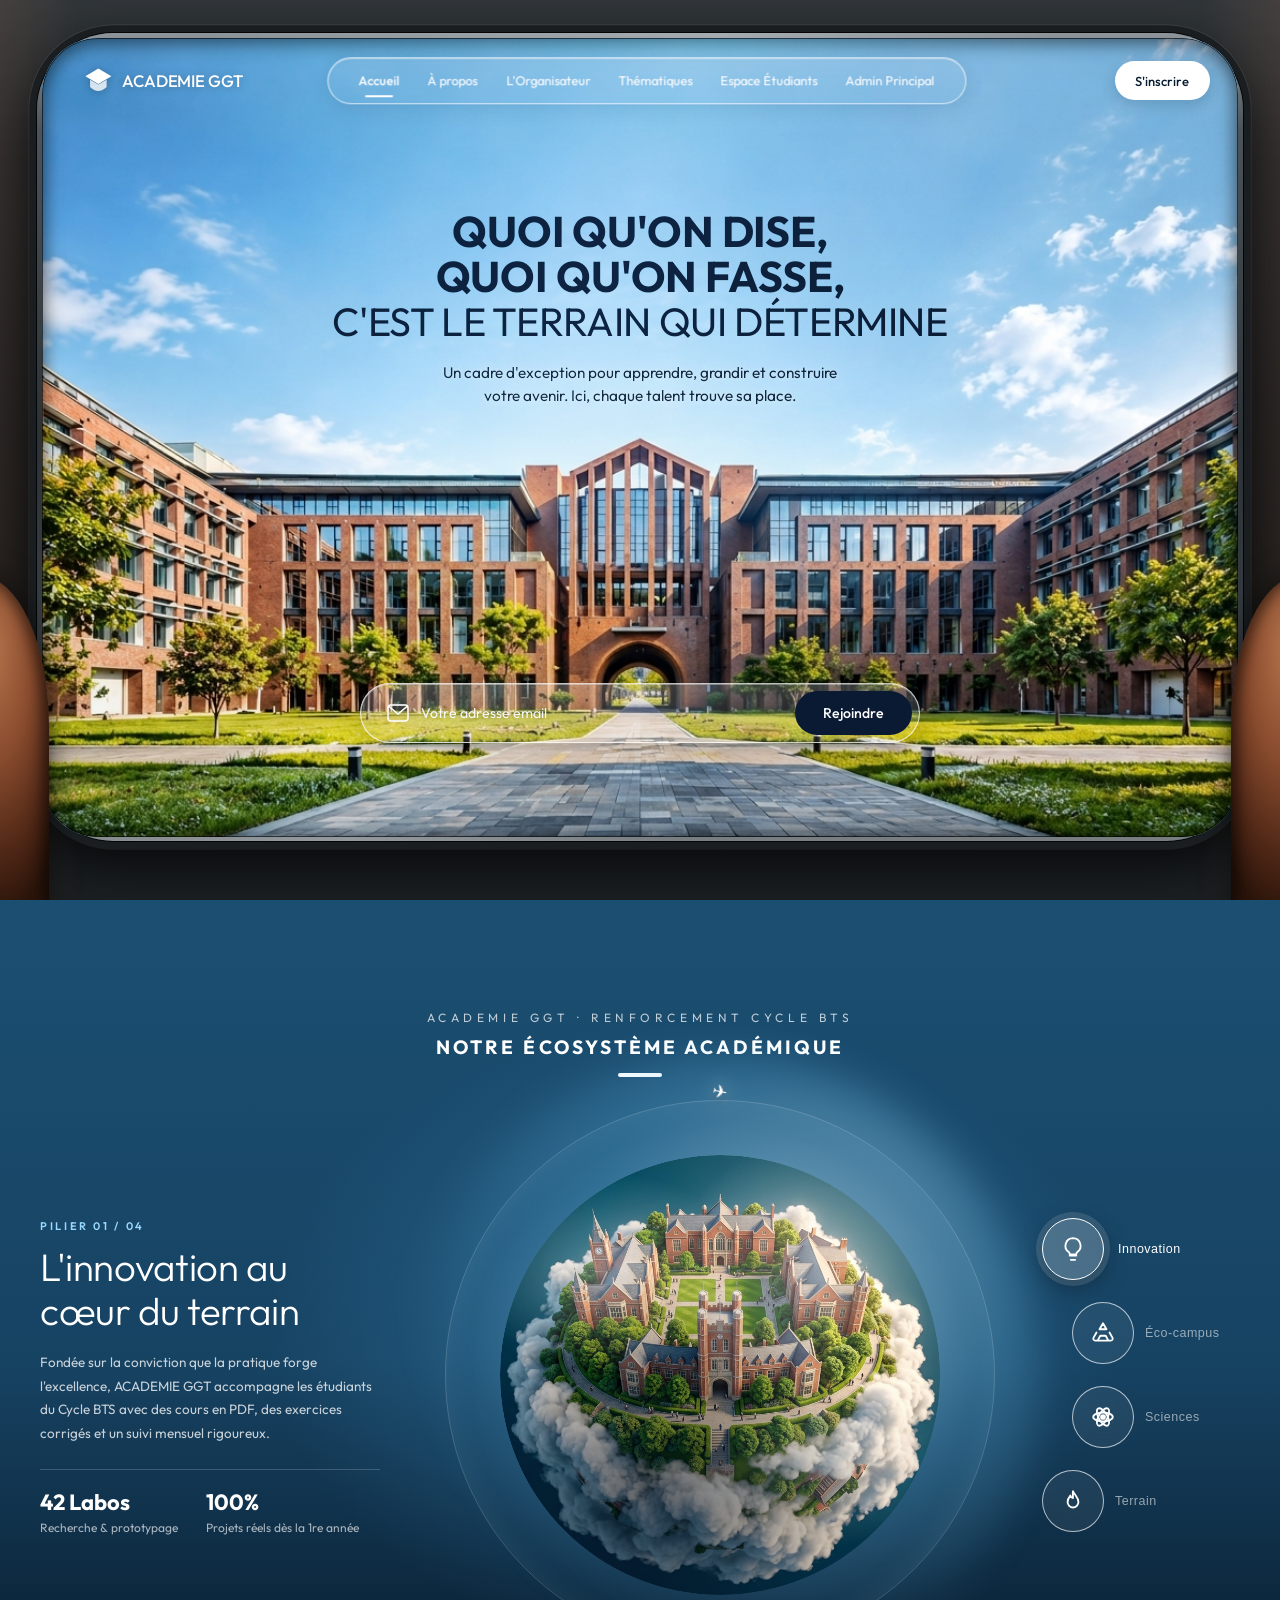
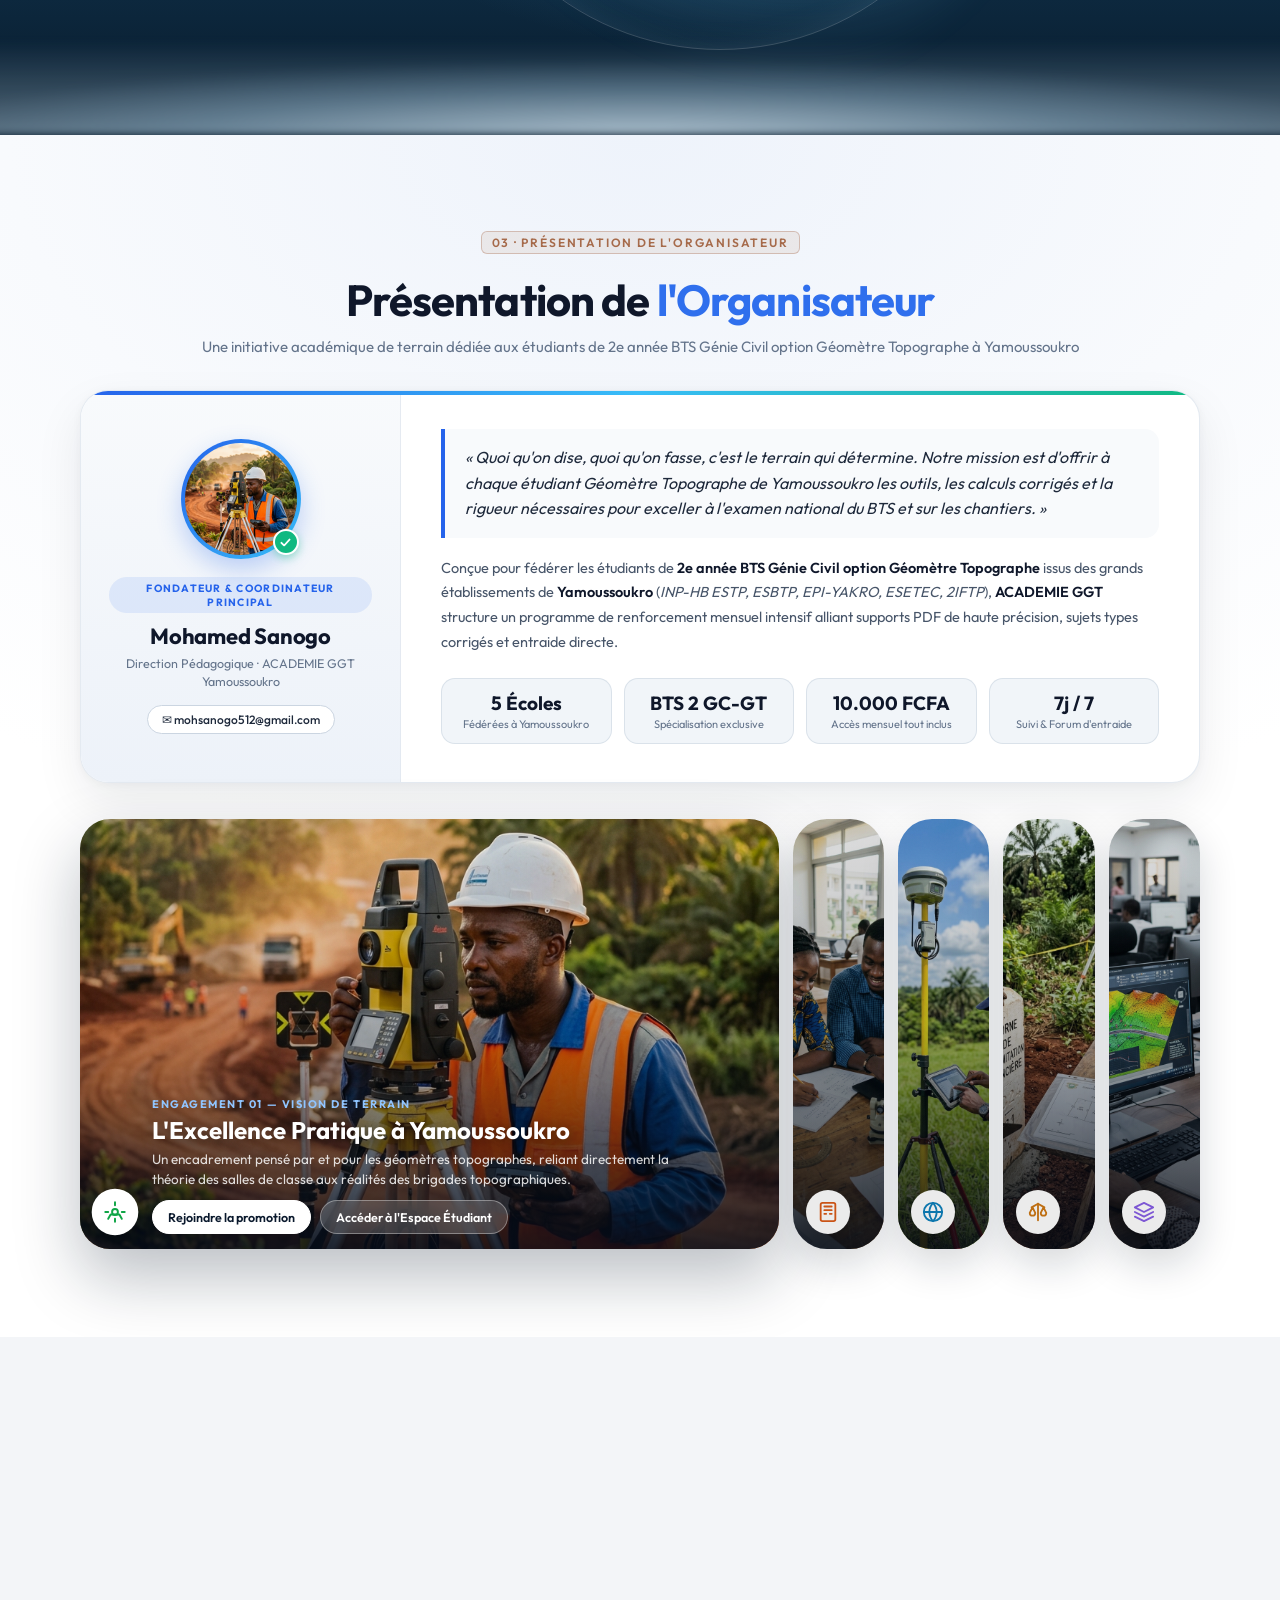
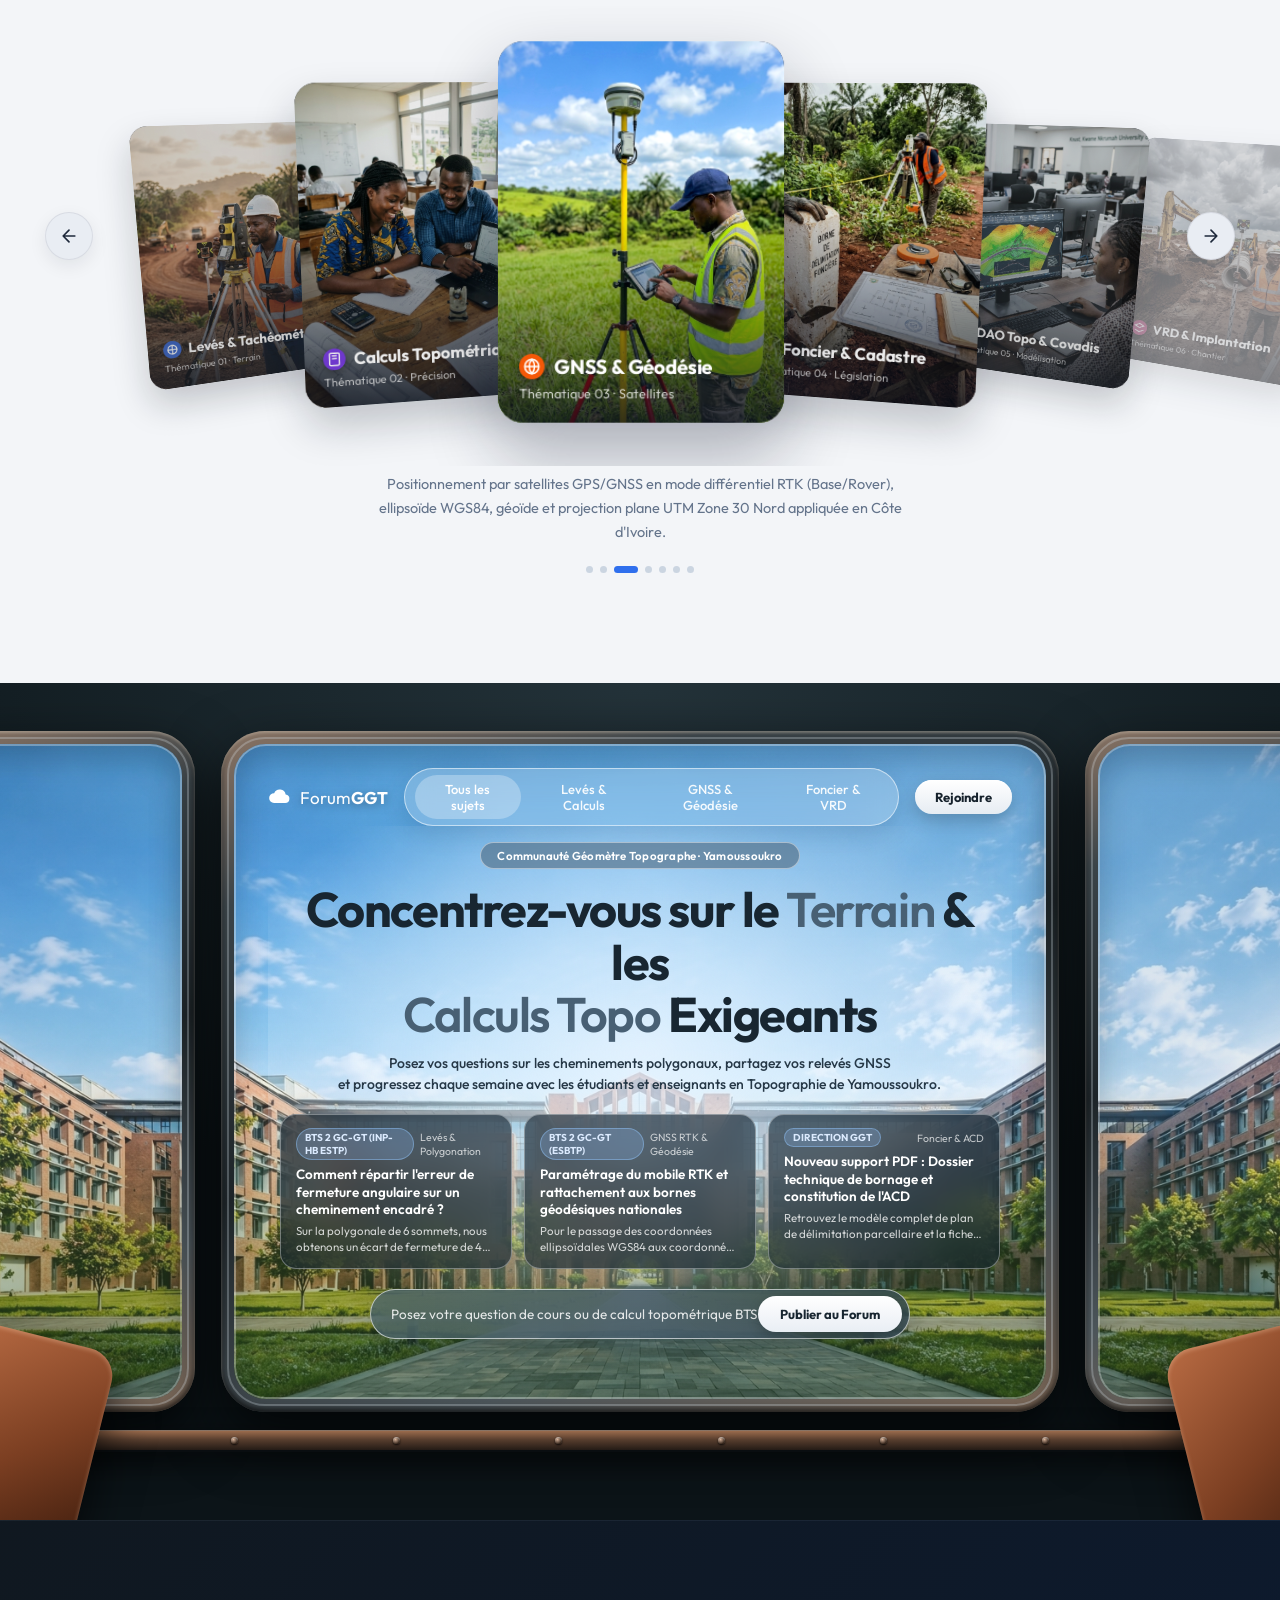
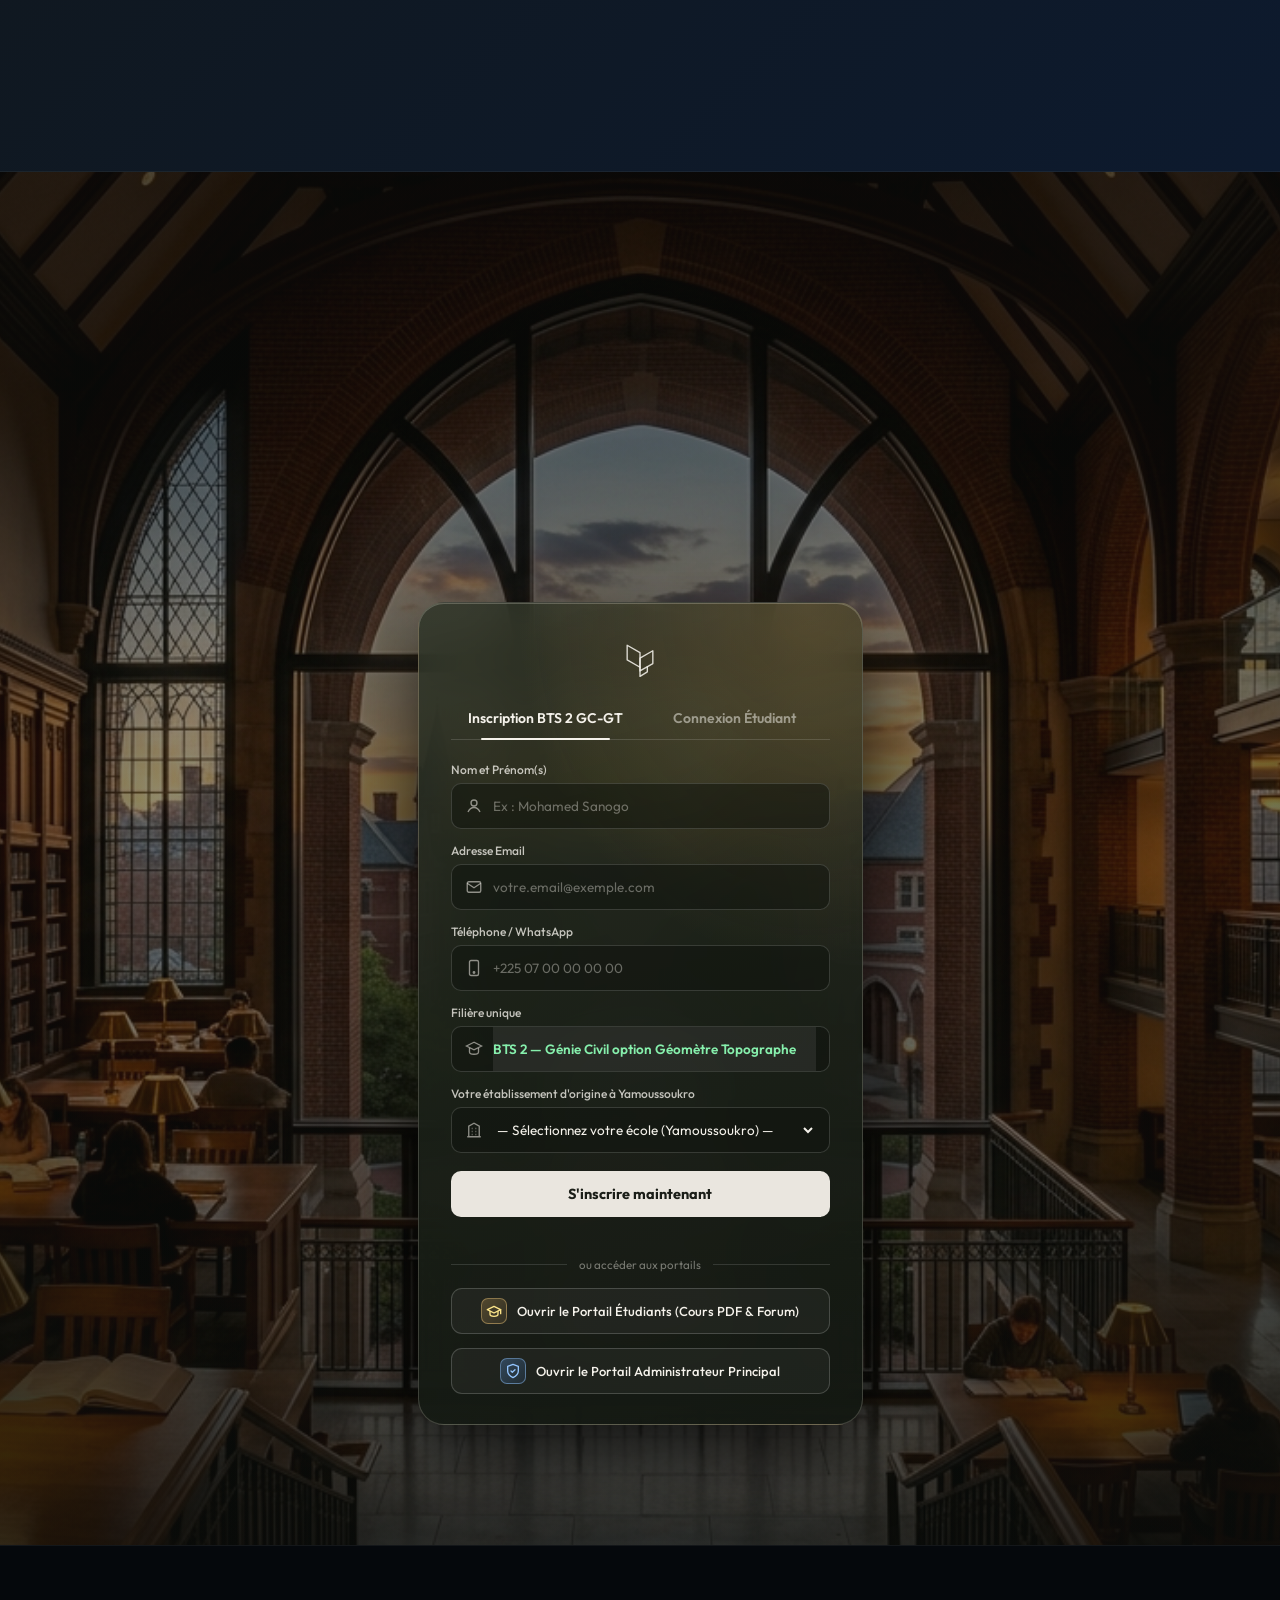
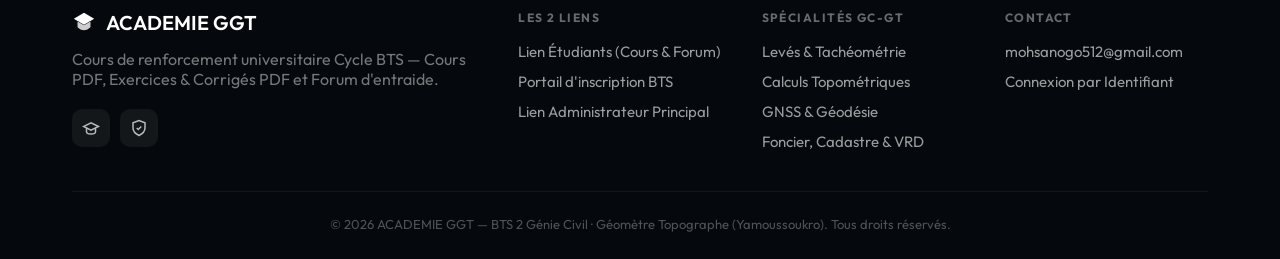
<file: index.html>
<!DOCTYPE html>
<html lang="fr">
<head>
  <meta charset="UTF-8" />
  <meta name="viewport" content="width=device-width, initial-scale=1.0" />
  <title>ACADEMIE GGT — L'avenir sur le terrain (Cycle BTS)</title>
  <link rel="preconnect" href="https://fonts.googleapis.com" />
  <link rel="preconnect" href="https://fonts.gstatic.com" crossorigin />
  <link href="https://fonts.googleapis.com/css2?family=Outfit:wght@300;400;500;600;700;800&family=Inter:wght@400;500;600;700&display=swap" rel="stylesheet" />
  <link rel="stylesheet" href="style.css?v=20261016_2" />
</head>
<body>

  <!-- ══════════════════════════════════════════════════════════
       HERO — Premier écran immersif (cadre panoramique)
  ══════════════════════════════════════════════════════════ -->
  <section class="hero" id="accueil">

    <!-- 3-layer metallic frame -->
    <div class="frame-bezel">
      <div class="frame-ring">
        <div class="frame-viewport">

          <!-- Campus photograph (background) -->
          <div class="campus-photo" id="campusPhoto"></div>

          <!-- ── HEADER ── -->
          <header class="header" id="header">
            <!-- Logo -->
            <a href="#accueil" class="logo">
              <svg class="logo-icon" width="26" height="26" viewBox="0 0 26 26" fill="none">
                <path d="M13 3L2 9.5L13 16L24 9.5L13 3Z" fill="white"/>
                <path d="M6 12.5V18.5C6 18.5 8.5 22 13 22C17.5 22 20 18.5 20 18.5V12.5L13 16.5L6 12.5Z" fill="white" opacity="0.8"/>
              </svg>
              <span class="logo-text">ACADEMIE GGT</span>
            </a>

            <!-- Nav pill -->
            <nav class="nav-pill" aria-label="Navigation principale">
              <a href="#accueil" class="nav-link active">Accueil</a>
              <a href="#apropos" class="nav-link">À propos</a>
              <a href="#organisateur" class="nav-link">L'Organisateur</a>
              <a href="#thematiques" class="nav-link">Thématiques</a>
              <a href="etudiant.html" class="nav-link">Espace Étudiants</a>
              <a href="admin.html" class="nav-link">Admin Principal</a>
            </nav>

            <!-- CTA -->
            <a href="etudiant.html?tab=register" class="btn-cta">S'inscrire</a>

            <!-- Hamburger (mobile) -->
            <button class="hamburger" id="hamburger" aria-label="Menu" aria-expanded="false">
              <span></span><span></span><span></span>
            </button>
          </header>

          <!-- Mobile overlay nav -->
          <div class="mobile-nav" id="mobileNav" aria-hidden="true">
            <a href="#accueil" class="mob-link">Accueil</a>
            <a href="#apropos" class="mob-link">À propos</a>
            <a href="#organisateur" class="mob-link">L'Organisateur</a>
            <a href="#thematiques" class="mob-link">Nos Thématiques</a>
            <a href="etudiant.html" class="mob-link">Espace Étudiants</a>
            <a href="admin.html" class="mob-link">Admin Principal</a>
            <a href="etudiant.html?tab=register" class="mob-link mob-cta">S'inscrire</a>
          </div>

          <!-- ── HERO CONTENT (over image) ── -->
          <div class="hero-content">

            <h1 class="hero-title">
              <span class="line line-strong">QUOI QU'ON DISE,</span>
              <span class="line line-strong">QUOI QU'ON FASSE,</span>
              <span class="line line-light">C'EST LE TERRAIN QUI DÉTERMINE</span>
            </h1>

            <p class="hero-sub">
              Un cadre d'exception pour apprendre, grandir et construire<br />
              votre avenir. Ici, chaque talent trouve sa place.
            </p>

            <form class="email-form" id="emailForm" novalidate>
              <label for="email" class="sr-only">Votre adresse email</label>
              <div class="email-bar">
                <svg class="email-icon" width="22" height="18" viewBox="0 0 22 18" fill="none">
                  <rect x="1" y="1" width="20" height="16" rx="3" stroke="rgba(255,255,255,0.55)" stroke-width="1.4"/>
                  <path d="M1.5 2L11 10L20.5 2" stroke="rgba(255,255,255,0.55)" stroke-width="1.4" stroke-linecap="round"/>
                </svg>
                <input type="email" id="email" class="email-input" placeholder="Votre adresse email" autocomplete="email" required />
                <button type="submit" class="email-btn">Rejoindre</button>
              </div>
              <p class="email-msg" id="emailMsg" role="alert" aria-live="polite"></p>
            </form>

          </div>

        </div><!-- /frame-viewport -->
      </div><!-- /frame-ring -->
    </div><!-- /frame-bezel -->

  </section>
  <!-- /HERO -->


  <!-- ══════════════════════════════════════════════════════════
       SECTION 02 — À propos (Style Globe Hanergy)
  ══════════════════════════════════════════════════════════ -->
  <section class="section sec-planet" id="apropos">
    <div class="planet-header reveal">
      <span class="planet-kicker">ACADEMIE GGT · RENFORCEMENT CYCLE BTS</span>
      <h2 class="planet-top-title">NOTRE ÉCOSYSTÈME ACADÉMIQUE</h2>
      <span class="planet-bar"></span>
    </div>

    <div class="planet-stage">
      <!-- Colonne texte dynamique à gauche -->
      <div class="planet-copy reveal" id="planetCopy" aria-live="polite">
        <span class="planet-step" id="planetStep">PILIER 01 / 04</span>
        <h3 class="planet-title" id="planetTitle">L'innovation au cœur du terrain</h3>
        <p class="planet-desc" id="planetDesc">
          Fondée sur la conviction que la pratique forge l'excellence, ACADEMIE GGT accompagne les étudiants du Cycle BTS avec des cours en PDF, des exercices corrigés et un suivi mensuel rigoureux.
        </p>
        <div class="planet-metrics">
          <div><strong id="planetMetric1">42 Labos</strong><span>Recherche & prototypage</span></div>
          <div><strong id="planetMetric2">100%</strong><span>Projets réels dès la 1re année</span></div>
        </div>
      </div>

      <!-- Globe central animé -->
      <div class="planet-center reveal">
        <div class="planet-halo"></div>
        <div class="planet-orbit-ring"></div>
        <div class="planet-orbit-plane" aria-hidden="true">
          <span class="plane-dot">✈</span>
        </div>
        <div class="planet-sphere" id="planetSphere">
          <img src="images/planet.jpg" alt="Globe du campus CampusPlus entouré de nuages" />
          <div class="planet-clouds"></div>
          <div class="planet-shine"></div>
        </div>
      </div>

      <!-- Boutons orbitaux en arc à droite -->
      <div class="planet-nodes reveal" role="tablist" aria-label="Piliers CampusPlus">
        <button class="planet-node active" role="tab" aria-selected="true" data-index="0" title="Innovation & Recherche">
          <svg viewBox="0 0 24 24" fill="none" stroke="currentColor" stroke-width="1.7">
            <path d="M9 18h6M10 22h4M12 2a7 7 0 0 0-4 12.7c.6.5 1 1.3 1 2.1V17h6v-.2c0-.8.4-1.6 1-2.1A7 7 0 0 0 12 2Z" stroke-linecap="round" stroke-linejoin="round"/>
          </svg>
          <span class="node-label">Innovation</span>
        </button>

        <button class="planet-node" role="tab" aria-selected="false" data-index="1" title="Campus Durable">
          <svg viewBox="0 0 24 24" fill="none" stroke="currentColor" stroke-width="1.7">
            <path d="M7 19H4.8a1.8 1.8 0 0 1-1.5-2.7L6 11.5M17 19h2.2a1.8 1.8 0 0 0 1.5-2.7L18 11.5M12 3l3.2 5.5H8.8L12 3ZM7 19l2.5-4.5h5L17 19H7Z" stroke-linecap="round" stroke-linejoin="round"/>
          </svg>
          <span class="node-label">Éco-campus</span>
        </button>

        <button class="planet-node" role="tab" aria-selected="false" data-index="2" title="Sciences & Technologies">
          <svg viewBox="0 0 24 24" fill="none" stroke="currentColor" stroke-width="1.7">
            <ellipse cx="12" cy="12" rx="9" ry="4"/>
            <ellipse cx="12" cy="12" rx="9" ry="4" transform="rotate(60 12 12)"/>
            <ellipse cx="12" cy="12" rx="9" ry="4" transform="rotate(120 12 12)"/>
            <circle cx="12" cy="12" r="1.8" fill="currentColor"/>
          </svg>
          <span class="node-label">Sciences</span>
        </button>

        <button class="planet-node" role="tab" aria-selected="false" data-index="3" title="Énergie du Terrain">
          <svg viewBox="0 0 24 24" fill="none" stroke="currentColor" stroke-width="1.7">
            <path d="M12 3c1.5 3.5 5 5.5 5 10a5 5 0 0 1-10 0c0-2.5 1.3-4.5 2.5-6 .4 1.5 1.5 2.2 2.5 2.2 0-2.2-.5-4.2 0-6.2Z" stroke-linecap="round" stroke-linejoin="round"/>
          </svg>
          <span class="node-label">Terrain</span>
        </button>
      </div>
    </div>

    <div class="planet-floor"></div>
  </section>


  <!-- ══════════════════════════════════════════════════════════
       SECTION 03 — PRÉSENTATION DE L'ORGANISATEUR
  ══════════════════════════════════════════════════════════ -->
  <section class="section sec-exp-courses" id="organisateur">
    <div class="wrap">
      <div class="carousel-head reveal">
        <span class="sec-num">03 · PRÉSENTATION DE L'ORGANISATEUR</span>
        <h2 class="carousel-title">
          Présentation de <span class="accent-word">l'Organisateur</span>
        </h2>
        <p class="carousel-sub">Une initiative académique de terrain dédiée aux étudiants de 2e année BTS Génie Civil option Géomètre Topographe à Yamoussoukro</p>
      </div>

      <!-- Carte maîtresse de présentation de l'organisateur -->
      <div class="organizer-spotlight reveal">
        <div class="organizer-badge-col">
          <div class="organizer-avatar-ring">
            <img src="images/t-leve.jpg" alt="Coordinateur ACADEMIE GGT sur le terrain" />
            <span class="organizer-verified" title="Organisateur Principal Certifié">✓</span>
          </div>
          <div class="organizer-id-meta">
            <span class="org-role-pill">FONDATEUR & COORDINATEUR PRINCIPAL</span>
            <h3>Mohamed Sanogo</h3>
            <p>Direction Pédagogique · ACADEMIE GGT Yamoussoukro</p>
            <a href="mailto:mohsanogo512@gmail.com" class="org-mail-chip">✉ mohsanogo512@gmail.com</a>
          </div>
        </div>

        <div class="organizer-bio-col">
          <blockquote class="org-quote">
            « Quoi qu'on dise, quoi qu'on fasse, c'est le terrain qui détermine. Notre mission est d'offrir à chaque étudiant Géomètre Topographe de Yamoussoukro les outils, les calculs corrigés et la rigueur nécessaires pour exceller à l'examen national du BTS et sur les chantiers. »
          </blockquote>
          <p class="org-desc">
            Conçue pour fédérer les étudiants de <strong>2e année BTS Génie Civil option Géomètre Topographe</strong> issus des grands établissements de <strong>Yamoussoukro</strong> (<em>INP-HB ESTP, ESBTP, EPI-YAKRO, ESETEC, 2IFTP</em>), <strong>ACADEMIE GGT</strong> structure un programme de renforcement mensuel intensif alliant supports PDF de haute précision, sujets types corrigés et entraide directe.
          </p>
          <div class="organizer-kpis">
            <div class="org-kpi">
              <strong>5 Écoles</strong>
              <span>Fédérées à Yamoussoukro</span>
            </div>
            <div class="org-kpi">
              <strong>BTS 2 GC-GT</strong>
              <span>Spécialisation exclusive</span>
            </div>
            <div class="org-kpi">
              <strong>10.000 FCFA</strong>
              <span>Accès mensuel tout inclus</span>
            </div>
            <div class="org-kpi">
              <strong>7j / 7</strong>
              <span>Suivi & Forum d'entraide</span>
            </div>
          </div>
        </div>
      </div>

      <!-- Accordéon horizontal des 5 engagements de l'organisateur (Style Expanding flex cards) -->
      <div class="exp-cards reveal" id="expandingCourses" role="region" aria-label="Les 5 engagements de l'organisateur ACADEMIE GGT">

        <!-- Carte 1 : Active par défaut -->
        <article class="exp-card is-active" tabindex="0" style="--bg: url('images/t-leve.jpg')">
          <div class="exp-card-shade"></div>
          <div class="exp-card-content">
            <div class="exp-icon" style="--ico-color:#16a34a">
              <svg width="22" height="22" viewBox="0 0 24 24" fill="none" stroke="currentColor" stroke-width="2" stroke-linecap="round" stroke-linejoin="round">
                <circle cx="12" cy="12" r="3"/><path d="M12 2v3M12 19v3M2 12h3M19 12h3M5 19l2.5-4.5h9L19 19"/>
              </svg>
            </div>
            <div class="exp-info">
              <span class="exp-tag">ENGAGEMENT 01 — VISION DE TERRAIN</span>
              <h3 class="exp-title">L'Excellence Pratique à Yamoussoukro</h3>
              <p class="exp-sub">Un encadrement pensé par et pour les géomètres topographes, reliant directement la théorie des salles de classe aux réalités des brigades topographiques.</p>
              <div class="exp-actions">
                <a href="etudiant.html?tab=register" class="exp-pill-btn primary">Rejoindre la promotion</a>
                <a href="etudiant.html" class="exp-pill-btn">Accéder à l'Espace Étudiant</a>
              </div>
            </div>
          </div>
        </article>

        <!-- Carte 2 -->
        <article class="exp-card" tabindex="0" style="--bg: url('images/t-calcul.jpg')">
          <div class="exp-card-shade"></div>
          <div class="exp-card-content">
            <div class="exp-icon" style="--ico-color:#ea580c">
              <svg width="22" height="22" viewBox="0 0 24 24" fill="none" stroke="currentColor" stroke-width="2" stroke-linecap="round" stroke-linejoin="round">
                <rect x="4" y="2" width="16" height="20" rx="2"/><line x1="8" y1="6" x2="16" y2="6"/><line x1="8" y1="10" x2="16" y2="10"/><line x1="8" y1="14" x2="10" y2="14"/><line x1="14" y1="14" x2="16" y2="14"/>
              </svg>
            </div>
            <div class="exp-info">
              <span class="exp-tag">ENGAGEMENT 02 — MÉTHODOLOGIE</span>
              <h3 class="exp-title">Maîtrise Absolue des Calculs Topométriques</h3>
              <p class="exp-sub">Chaque formule de gisement, de polygonation et de compensation angulaire est démontrée pas à pas avec tableaux de calcul types BTS.</p>
              <div class="exp-actions">
                <a href="etudiant.html" class="exp-pill-btn primary">Découvrir la méthode</a>
              </div>
            </div>
          </div>
        </article>

        <!-- Carte 3 -->
        <article class="exp-card" tabindex="0" style="--bg: url('images/t-gnss.jpg')">
          <div class="exp-card-shade"></div>
          <div class="exp-card-content">
            <div class="exp-icon" style="--ico-color:#0284c7">
              <svg width="22" height="22" viewBox="0 0 24 24" fill="none" stroke="currentColor" stroke-width="2" stroke-linecap="round" stroke-linejoin="round">
                <circle cx="12" cy="12" r="10"/><path d="M2 12h20"/><path d="M12 2a15.3 15.3 0 0 1 4 10 15.3 15.3 0 0 1-4 10 15.3 15.3 0 0 1-4-10 15.3 15.3 0 0 1 4-10z"/>
              </svg>
            </div>
            <div class="exp-info">
              <span class="exp-tag">ENGAGEMENT 03 — TECHNOLOGIES MODERNES</span>
              <h3 class="exp-title">Instrumentation GNSS RTK & Géodésie</h3>
              <p class="exp-sub">Préparation aux standards professionnels actuels : récepteurs bi-fréquence, rattachement géodésique et projection UTM Zone 30N.</p>
              <div class="exp-actions">
                <a href="etudiant.html" class="exp-pill-btn primary">Explorer l'Espace Étudiant</a>
              </div>
            </div>
          </div>
        </article>

        <!-- Carte 4 -->
        <article class="exp-card" tabindex="0" style="--bg: url('images/t-foncier.jpg')">
          <div class="exp-card-shade"></div>
          <div class="exp-card-content">
            <div class="exp-icon" style="--ico-color:#d97706">
              <svg width="22" height="22" viewBox="0 0 24 24" fill="none" stroke="currentColor" stroke-width="2" stroke-linecap="round" stroke-linejoin="round">
                <path d="M12 3v18"/><path d="M5 7l7-4 7 4"/><path d="M3 13l3-6 3 6a3 3 0 0 1-6 0Z"/><path d="M15 13l3-6 3 6a3 3 0 0 1-6 0Z"/>
              </svg>
            </div>
            <div class="exp-info">
              <span class="exp-tag">ENGAGEMENT 04 — RÉGLEMENTATION IVOIRIENNE</span>
              <h3 class="exp-title">Expertise Foncière, Cadastre & ACD</h3>
              <p class="exp-sub">Assimilation complète des procédures de bornage contradictoire, de lotissement et de constitution des dossiers techniques en Côte d'Ivoire.</p>
              <div class="exp-actions">
                <a href="#thematiques" class="exp-pill-btn primary">Voir les thématiques</a>
              </div>
            </div>
          </div>
        </article>

        <!-- Carte 5 -->
        <article class="exp-card" tabindex="0" style="--bg: url('images/t-dao.jpg')">
          <div class="exp-card-shade"></div>
          <div class="exp-card-content">
            <div class="exp-icon" style="--ico-color:#8b5cf6">
              <svg width="22" height="22" viewBox="0 0 24 24" fill="none" stroke="currentColor" stroke-width="2" stroke-linecap="round" stroke-linejoin="round">
                <polygon points="12 2 2 7 12 12 22 7 12 2"/><polyline points="2 17 12 22 22 17"/><polyline points="2 12 12 17 22 12"/>
              </svg>
            </div>
            <div class="exp-info">
              <span class="exp-tag">ENGAGEMENT 05 — SUIVI & COHÉSION</span>
              <h3 class="exp-title">Un Réseau Uni entre les Écoles de Yamoussoukro</h3>
              <p class="exp-sub">Interconnexion des étudiants de l'INP-HB, ESBTP, EPI-YAKRO, ESETEC et 2IFTP autour d'un forum actif et d'un identifiant mensuel personnel.</p>
              <div class="exp-actions">
                <a href="#contact" class="exp-pill-btn primary">S'inscrire maintenant</a>
              </div>
            </div>
          </div>
        </article>

      </div>
    </div>
  </section>


  <!-- ══════════════════════════════════════════════════════════
       SECTION 04 — NOS THÉMATIQUES ESSENTIELLES (Carrousel 3D)
  ══════════════════════════════════════════════════════════ -->
  <section class="section sec-carousel" id="thematiques">
    <div class="carousel-head reveal">
      <span class="sec-num">04 · NOS THÉMATIQUES ESSENTIELLES</span>
      <h2 class="carousel-title">
        Nos <span class="accent-word">Thématiques Essentielles</span>
      </h2>
      <p class="carousel-sub">Les 7 piliers fondamentaux du programme de 2e année BTS Génie Civil option Géomètre Topographe</p>
    </div>

    <div class="carousel-stage">
      <button class="carousel-arrow prev" id="carPrev" aria-label="Thématique précédente">
        <svg width="20" height="20" viewBox="0 0 24 24" fill="none" stroke="currentColor" stroke-width="2"><path d="M19 12H5M12 19l-7-7 7-7" stroke-linecap="round" stroke-linejoin="round"/></svg>
      </button>

      <div class="carousel-track" id="carouselTrack" tabindex="0" aria-label="Carrousel des thématiques essentielles">
        <article class="ccard" data-index="0"
          data-desc="Mise en station du tachéomètre électronique, levés par rayonnement, cheminements polygonaux encadrés et fermés, et fautes à éviter sur le terrain.">
          <img src="images/t-leve.jpg" alt="Levés & Tachéométrie" loading="lazy" />
          <div class="ccard-shade"></div>
          <div class="ccard-info">
            <div class="ccard-title-row">
              <span class="ccard-badge" style="background:#2563eb">
                <svg width="16" height="16" viewBox="0 0 24 24" fill="none" stroke="#fff" stroke-width="2.2"><circle cx="12" cy="12" r="9"/><line x1="12" y1="3" x2="12" y2="21"/><line x1="3" y1="12" x2="21" y2="12"/></svg>
              </span>
              <h3>Levés & Tachéométrie</h3>
            </div>
            <span class="ccard-cta">Thématique 01 · Terrain</span>
          </div>
        </article>

        <article class="ccard" data-index="1"
          data-desc="Calculs de gisements, transmission d'angles, coordonnées rectangulaires (X, Y), compensation angulaire et planimétrique, et superficies par la formule de Gauss.">
          <img src="images/t-calcul.jpg" alt="Calculs Topométriques" loading="lazy" />
          <div class="ccard-shade"></div>
          <div class="ccard-info">
            <div class="ccard-title-row">
              <span class="ccard-badge" style="background:#7c3aed">
                <svg width="16" height="16" viewBox="0 0 24 24" fill="none" stroke="#fff" stroke-width="2.2"><rect x="4" y="2" width="16" height="20" rx="2"/><line x1="8" y1="6" x2="16" y2="6"/><line x1="8" y1="11" x2="16" y2="11"/></svg>
              </span>
              <h3>Calculs Topométriques</h3>
            </div>
            <span class="ccard-cta">Thématique 02 · Précision</span>
          </div>
        </article>

        <article class="ccard is-center" data-index="2"
          data-desc="Positionnement par satellites GPS/GNSS en mode différentiel RTK (Base/Rover), ellipsoïde WGS84, géoïde et projection plane UTM Zone 30 Nord appliquée en Côte d'Ivoire.">
          <img src="images/t-gnss.jpg" alt="GNSS & Géodésie Spatiale" loading="lazy" />
          <div class="ccard-shade"></div>
          <div class="ccard-info">
            <div class="ccard-title-row">
              <span class="ccard-badge" style="background:#ea580c">
                <svg width="16" height="16" viewBox="0 0 24 24" fill="none" stroke="#fff" stroke-width="2.2"><circle cx="12" cy="12" r="10"/><path d="M2 12h20"/><path d="M12 2a15 15 0 0 1 0 20 15 15 0 0 1 0-20z"/></svg>
              </span>
              <h3>GNSS & Géodésie</h3>
            </div>
            <span class="ccard-cta">Thématique 03 · Satellites</span>
          </div>
        </article>

        <article class="ccard" data-index="3"
          data-desc="Bornage contradictoire, états des lieux, morcellements, lotissements urbains et ruraux, et constitution du dossier technique d'Arrêté de Concession Définitive (ACD).">
          <img src="images/t-foncier.jpg" alt="Droit Foncier & Cadastre" loading="lazy" />
          <div class="ccard-shade"></div>
          <div class="ccard-info">
            <div class="ccard-title-row">
              <span class="ccard-badge" style="background:#0891b2">
                <svg width="16" height="16" viewBox="0 0 24 24" fill="none" stroke="#fff" stroke-width="2.2"><path d="M3 6l6-3 6 3 6-3v15l-6 3-6-3-6 3z"/><line x1="9" y1="3" x2="9" y2="18"/></svg>
              </span>
              <h3>Foncier & Cadastre</h3>
            </div>
            <span class="ccard-cta">Thématique 04 · Législation</span>
          </div>
        </article>

        <article class="ccard" data-index="4"
          data-desc="Dessin Assisté par Ordinateur sous AutoCAD et Covadis : import de semis de points, triangulation de Delaunay, Modèle Numérique de Terrain (MNT) et courbes de niveau.">
          <img src="images/t-dao.jpg" alt="DAO Topo & MNT Covadis" loading="lazy" />
          <div class="ccard-shade"></div>
          <div class="ccard-info">
            <div class="ccard-title-row">
              <span class="ccard-badge" style="background:#16a34a">
                <svg width="16" height="16" viewBox="0 0 24 24" fill="none" stroke="#fff" stroke-width="2.2"><rect x="2" y="3" width="20" height="14" rx="2"/><line x1="8" y1="21" x2="16" y2="21"/><line x1="12" y1="17" x2="12" y2="21"/></svg>
              </span>
              <h3>DAO Topo & Covadis</h3>
            </div>
            <span class="ccard-cta">Thématique 05 · Modélisation</span>
          </div>
        </article>

        <article class="ccard" data-index="5"
          data-desc="Voiries et Réseaux Divers (VRD) : tracé en plan d'un axe routier, raccordements circulaires et clothoïdes, profils en long et en travers, et cubatures Déblais/Remblais.">
          <img src="images/t-vrd.jpg" alt="VRD & Implantation Routière" loading="lazy" />
          <div class="ccard-shade"></div>
          <div class="ccard-info">
            <div class="ccard-title-row">
              <span class="ccard-badge" style="background:#db2777">
                <svg width="16" height="16" viewBox="0 0 24 24" fill="none" stroke="#fff" stroke-width="2.2"><polygon points="12 2 2 7 12 12 22 7 12 2"/><polyline points="2 17 12 22 22 17"/></svg>
              </span>
              <h3>VRD & Implantation</h3>
            </div>
            <span class="ccard-cta">Thématique 06 · Chantier</span>
          </div>
        </article>

        <article class="ccard" data-index="6"
          data-desc="Nivellement direct et indirect de haute précision, contrôle d'ouvrages de génie civil et méthodologie de soutenance du Projet de Fin d'Études (PFE) au BTS.">
          <img src="images/planet-topo.jpg" alt="Nivellement & Projet BTS" loading="lazy" />
          <div class="ccard-shade"></div>
          <div class="ccard-info">
            <div class="ccard-title-row">
              <span class="ccard-badge" style="background:#ca8a04">
                <svg width="16" height="16" viewBox="0 0 24 24" fill="none" stroke="#fff" stroke-width="2.2"><path d="M22 12h-4l-3 9L9 3l-3 9H2"/></svg>
              </span>
              <h3>Nivellement & PFE</h3>
            </div>
            <span class="ccard-cta">Thématique 07 · Examen BTS</span>
          </div>
        </article>
      </div>

      <button class="carousel-arrow next" id="carNext" aria-label="Thématique suivante">
        <svg width="20" height="20" viewBox="0 0 24 24" fill="none" stroke="currentColor" stroke-width="2"><path d="M5 12h14M12 5l7 7-7 7" stroke-linecap="round" stroke-linejoin="round"/></svg>
      </button>
    </div>

    <!-- Description dynamique + pagination -->
    <div class="carousel-foot">
      <p class="carousel-desc" id="carouselDesc">
        Positionnement par satellites GPS/GNSS en mode différentiel RTK (Base/Rover), ellipsoïde WGS84, géoïde et projection plane UTM Zone 30 Nord appliquée en Côte d'Ivoire.
      </p>
      <div class="carousel-dots" id="carouselDots" role="tablist" aria-label="Pagination des thématiques"></div>
    </div>
  </section>


  <!-- ══════════════════════════════════════════════════════════
       SECTION 05 — FORUM ACADÉMIQUE (Style Cabine Panoramique 3 Fenêtres — téléchargement 14)
  ══════════════════════════════════════════════════════════ -->
  <section class="sec-forum-cabin" id="actualites">
    <div class="cabin-wall">
      <!-- Grille des 3 hublots panoramiques (gauche, central, droite) -->
      <div class="cabin-windows-row">

        <!-- Fenêtre latérale gauche -->
        <div class="cabin-win cabin-win-side left" aria-hidden="true">
          <div class="cabin-win-glass"></div>
        </div>

        <!-- Grande fenêtre panoramique centrale (Forum Académique) -->
        <div class="cabin-win cabin-win-center">
          <div class="cabin-win-glass">

            <!-- Barre supérieure de la fenêtre centrale (Logo + Pilule verre + Bouton blanc) -->
            <div class="cabin-topbar">
              <div class="cabin-brand">
                <svg width="24" height="20" viewBox="0 0 28 22" fill="none">
                  <path d="M7 18h13a5 5 0 0 0 .6-9.96A7 7 0 0 0 7.2 6.5 4.5 4.5 0 0 0 7 18Z" fill="#fff"/>
                </svg>
                <span>Forum<strong>GGT</strong></span>
              </div>

              <div class="cabin-nav-pill" role="tablist" aria-label="Filtres du forum">
                <button type="button" class="cabin-filter active" data-filter="all">Tous les sujets</button>
                <button type="button" class="cabin-filter" data-filter="leve">Levés & Calculs</button>
                <button type="button" class="cabin-filter" data-filter="gnss">GNSS & Géodésie</button>
                <button type="button" class="cabin-filter" data-filter="foncier">Foncier & VRD</button>
              </div>

              <a href="etudiant.html" class="cabin-start-btn">Rejoindre</a>
            </div>

            <!-- Contenu central façon "Focus in a Constantly Distracted World" -->
            <div class="cabin-hero-center">
              <span class="cabin-sub-badge" id="forumCountBadge">Communauté Géomètre Topographe · Yamoussoukro</span>

              <h2 class="cabin-headline">
                Concentrez-vous sur le <span class="muted-tone">Terrain</span> & les<br/>
                <span class="muted-tone">Calculs Topo</span> Exigeants
              </h2>

              <p class="cabin-subtext">
                Posez vos questions sur les cheminements polygonaux, partagez vos relevés GNSS<br/>
                et progressez chaque semaine avec les étudiants et enseignants en Topographie de Yamoussoukro.
              </p>

              <!-- Aperçu en direct des discussions du forum PostgreSQL -->
              <div class="cabin-forum-cards" id="homeForumFeed">
                <article class="cabin-fcard" data-cat="leve">
                  <div class="cabin-fcard-top">
                    <span class="cabin-fcard-badge">BTS 2 GC-GT (INP-HB ESTP)</span>
                    <span class="cabin-fcard-meta">Levés & Polygonation</span>
                  </div>
                  <h4>Comment répartir l'erreur de fermeture angulaire sur un cheminement encadré ?</h4>
                  <p>Sur la polygonale de 6 sommets, nous obtenons un écart de fermeture de 45 mgon. Voici la formule de compensation proportionnelle...</p>
                </article>

                <article class="cabin-fcard" data-cat="gnss">
                  <div class="cabin-fcard-top">
                    <span class="cabin-fcard-badge">BTS 2 GC-GT (ESBTP)</span>
                    <span class="cabin-fcard-meta">GNSS RTK & Géodésie</span>
                  </div>
                  <h4>Paramétrage du mobile RTK et rattachement aux bornes géodésiques nationales</h4>
                  <p>Pour le passage des coordonnées ellipsoïdales WGS84 aux coordonnées planes UTM Zone 30N avec le système de référence ivoirien...</p>
                </article>

                <article class="cabin-fcard" data-cat="foncier">
                  <div class="cabin-fcard-top">
                    <span class="cabin-fcard-badge">DIRECTION GGT</span>
                    <span class="cabin-fcard-meta">Foncier & ACD</span>
                  </div>
                  <h4>Nouveau support PDF : Dossier technique de bornage et constitution de l'ACD</h4>
                  <p>Retrouvez le modèle complet de plan de délimitation parcellaire et la fiche de contrôle pour l'examen du BTS 2026...</p>
                </article>
              </div>

              <!-- Barre de saisie en verre dépoli en bas de la fenêtre (identique à "Enter your email / Join Waitlist") -->
              <form class="cabin-input-bar" id="homeForumQuickForm" novalidate>
                <input
                  type="text"
                  id="homeForumQuestion"
                  placeholder="Posez votre question de cours ou de calcul topométrique BTS 2..."
                  aria-label="Posez votre question au forum"
                />
                <button type="submit" class="cabin-waitlist-btn">Publier au Forum</button>
              </form>
              <p id="homeForumMsg" class="cabin-feedback"></p>
            </div>

          </div>
        </div>

        <!-- Fenêtre latérale droite -->
        <div class="cabin-win cabin-win-side right" aria-hidden="true">
          <div class="cabin-win-glass"></div>
        </div>

      </div>

      <!-- Rail métallique riveté horizontal sous les 3 fenêtres -->
      <div class="cabin-sill" aria-hidden="true">
        <span class="rivet"></span><span class="rivet"></span><span class="rivet"></span>
        <span class="rivet"></span><span class="rivet"></span><span class="rivet"></span>
      </div>

      <!-- Accoudoirs / sièges cuir ambré aux coins inférieurs -->
      <div class="cabin-seat left" aria-hidden="true"></div>
      <div class="cabin-seat right" aria-hidden="true"></div>
    </div>
  </section>


  <!-- ══════════════════════════════════════════════════════════
       SECTION — Chiffres clés
  ══════════════════════════════════════════════════════════ -->
  <section class="sec-stats">
    <div class="wrap">
      <div class="stats-row">
        <div class="stat reveal"><span class="stat-n" data-target="12000">0</span><span class="stat-lbl">Étudiants inscrits</span></div>
        <div class="stat reveal"><span class="stat-n" data-target="98">0</span><span class="stat-pct">%</span><span class="stat-lbl">Taux d'insertion</span></div>
        <div class="stat reveal"><span class="stat-n" data-target="50">0</span><span class="stat-pct">+</span><span class="stat-lbl">Partenaires internationaux</span></div>
        <div class="stat reveal"><span class="stat-n" data-target="25">0</span><span class="stat-lbl">Années d'excellence</span></div>
      </div>
    </div>
  </section>


  <!-- ══════════════════════════════════════════════════════════
       SECTION 06 — Inscription Cycle BTS & Portails (Fond Académie GGT)
  ══════════════════════════════════════════════════════════ -->
  <section class="section sec-contact" id="contact">
    <div class="sec-contact-bg" aria-hidden="true"></div>
    <div class="sec-contact-shade" aria-hidden="true"></div>

    <div class="wrap sec-contact-inner">
      <div class="contact-header-center reveal" id="inscriptions">
        <span class="sec-num">06 · INSCRIPTIONS & ACCÈS</span>
        <h2 class="sec-heading">Portail d'Inscription — BTS 2 Géomètre Topographe</h2>
        <p class="sec-lead" style="margin-inline:auto">
          Réservé exclusivement aux étudiants en 2e année de Génie Civil option Géomètre Topographe à Yamoussoukro. Recevez votre identifiant mensuel unique (<code>Initiales-Date-BTS2GCGT</code>) validé par l'administrateur principal.
        </p>
      </div>

      <!-- Carte centrale en verre dépoli sombre sur fond de la Grande Bibliothèque & Campus ACADEMIE GGT -->
      <div class="home-glass-card reveal">
        <div class="home-glass-crest" aria-hidden="true">
          <svg width="44" height="44" viewBox="0 0 48 48" fill="none" stroke="currentColor" stroke-width="1.8" stroke-linecap="round" stroke-linejoin="round">
            <polygon points="10,9 24,17 24,33 10,25"/>
            <polygon points="24,23 38,15 38,29 24,37"/>
            <polyline points="24,33 24,43 32,38 32,32.5"/>
          </svg>
        </div>

        <div class="home-glass-tabs">
          <span class="home-glass-tab active">Inscription BTS 2 GC-GT</span>
          <a href="etudiant.html" class="home-glass-tab">Connexion Étudiant</a>
        </div>

        <form class="cform" id="contactForm" novalidate>
          <div class="home-field">
            <label for="homeRegName">Nom et Prénom(s)</label>
            <div class="home-field-box">
              <svg width="18" height="18" viewBox="0 0 24 24" fill="none" stroke="currentColor" stroke-width="1.8">
                <circle cx="12" cy="8" r="4"/>
                <path d="M4 20c1.8-3.8 5-6 8-6s6.2 2.2 8 6"/>
              </svg>
              <input type="text" id="homeRegName" placeholder="Ex : Mohamed Sanogo" required />
            </div>
          </div>

          <div class="home-field">
            <label for="homeRegEmail">Adresse Email</label>
            <div class="home-field-box">
              <svg width="18" height="18" viewBox="0 0 24 24" fill="none" stroke="currentColor" stroke-width="1.8">
                <rect x="3" y="5" width="18" height="14" rx="2"/>
                <path d="M3 7l9 6 9-6"/>
              </svg>
              <input type="email" id="homeRegEmail" placeholder="votre.email@exemple.com" required />
            </div>
          </div>

          <div class="home-field">
            <label for="homeRegPhone">Téléphone / WhatsApp</label>
            <div class="home-field-box">
              <svg width="18" height="18" viewBox="0 0 24 24" fill="none" stroke="currentColor" stroke-width="1.8">
                <rect x="6" y="2" width="12" height="20" rx="2"/>
                <circle cx="12" cy="18" r="1"/>
              </svg>
              <input type="tel" id="homeRegPhone" placeholder="+225 07 00 00 00 00" />
            </div>
          </div>

          <div class="home-field">
            <label for="homeRegClasse">Filière unique</label>
            <div class="home-field-box">
              <svg width="18" height="18" viewBox="0 0 24 24" fill="none" stroke="currentColor" stroke-width="1.8">
                <path d="M12 3L2 8l10 5 10-5-10-5Z"/>
                <path d="M6 10.5v5.5c0 1.5 2.7 3 6 3s6-1.5 6-3v-5.5"/>
              </svg>
              <input type="text" id="homeRegClasse" value="BTS 2 — Génie Civil option Géomètre Topographe" readonly style="background:rgba(255,255,255,0.08);color:#86efac;font-weight:600" />
            </div>
          </div>

          <div class="home-field">
            <label for="homeRegEcole">Votre établissement d'origine à Yamoussoukro</label>
            <div class="home-field-box">
              <svg width="18" height="18" viewBox="0 0 24 24" fill="none" stroke="currentColor" stroke-width="1.8">
                <path d="M3 21h18M5 21V7l7-4 7 4v14M9 10h1M14 10h1M9 14h1M14 14h1M9 18h1M14 18h1"/>
              </svg>
              <select id="homeRegEcole" required>
                <option value="">— Sélectionnez votre école (Yamoussoukro) —</option>
                <option value="INP-HB (ESTP Yamoussoukro)">INP-HB (ESTP Yamoussoukro)</option>
                <option value="ESBTP Yamoussoukro">ESBTP Yamoussoukro</option>
                <option value="EPI-YAKRO">EPI-YAKRO</option>
                <option value="ESETEC Yamoussoukro">ESETEC Yamoussoukro</option>
                <option value="2IFTP Yamoussoukro">2IFTP Yamoussoukro</option>
                <option value="Autre établissement (Yamoussoukro)">Autre établissement (Yamoussoukro)</option>
              </select>
            </div>
          </div>

          <button type="submit" class="cform-btn">S'inscrire maintenant</button>
          <p id="homeRegFeedback" style="font-size:13.5px;margin-top:6px;text-align:center"></p>

          <div class="home-glass-divider"><span>ou accéder aux portails</span></div>

          <a href="etudiant.html" class="home-glass-outline-btn">
            <span class="portal-svg-badge student">
              <svg width="16" height="16" viewBox="0 0 24 24" fill="none" stroke="currentColor" stroke-width="2" stroke-linecap="round" stroke-linejoin="round">
                <path d="M22 10L12 5 2 10l10 5 10-5z"/>
                <path d="M6 12.5v4.5c0 1.7 2.7 3 6 3s6-1.3 6-3v-4.5"/>
                <path d="M22 10v6"/>
              </svg>
            </span>
            <span>Ouvrir le Portail Étudiants (Cours PDF & Forum)</span>
          </a>
          <a href="admin.html" class="home-glass-outline-btn">
            <span class="portal-svg-badge admin">
              <svg width="16" height="16" viewBox="0 0 24 24" fill="none" stroke="currentColor" stroke-width="2" stroke-linecap="round" stroke-linejoin="round">
                <path d="M12 22s8-4 8-10V5l-8-3-8 3v7c0 6 8 10 8 10z"/>
                <path d="M9 12l2 2 4-4"/>
              </svg>
            </span>
            <span>Ouvrir le Portail Administrateur Principal</span>
          </a>
        </form>
      </div>
    </div>
  </section>


  <!-- ══════════════════════════════════════════════════════════
       FOOTER
  ══════════════════════════════════════════════════════════ -->
  <footer class="footer">
    <div class="wrap">
      <div class="footer-top">
        <div class="footer-brand">
          <div class="footer-logo">
            <svg width="24" height="24" viewBox="0 0 26 26" fill="none"><path d="M13 3L2 9.5L13 16L24 9.5L13 3Z" fill="white"/><path d="M6 12.5V18.5C6 18.5 8.5 22 13 22C17.5 22 20 18.5 20 18.5V12.5L13 16.5L6 12.5Z" fill="white" opacity="0.8"/></svg>
            ACADEMIE GGT
          </div>
          <p>Cours de renforcement universitaire Cycle BTS — Cours PDF, Exercices & Corrigés PDF et Forum d'entraide.</p>
          <div class="socials">
            <a href="etudiant.html" title="Portail Étudiant" aria-label="Portail Étudiant">
              <svg width="18" height="18" viewBox="0 0 24 24" fill="none" stroke="currentColor" stroke-width="2"><path d="M22 10L12 5 2 10l10 5 10-5z"/><path d="M6 12.5v4.5c0 1.7 2.7 3 6 3s6-1.3 6-3v-4.5"/></svg>
            </a>
            <a href="admin.html" title="Portail Admin" aria-label="Portail Administrateur">
              <svg width="18" height="18" viewBox="0 0 24 24" fill="none" stroke="currentColor" stroke-width="2"><path d="M12 22s8-4 8-10V5l-8-3-8 3v7c0 6 8 10 8 10z"/><path d="M9 12l2 2 4-4"/></svg>
            </a>
          </div>
        </div>
        <div class="fcol"><h4>Les 2 Liens</h4><ul><li><a href="etudiant.html">Lien Étudiants (Cours & Forum)</a></li><li><a href="etudiant.html?tab=register">Portail d'inscription BTS</a></li><li><a href="admin.html">Lien Administrateur Principal</a></li></ul></div>
        <div class="fcol"><h4>Spécialités GC-GT</h4><ul><li><a href="#thematiques">Levés & Tachéométrie</a></li><li><a href="#thematiques">Calculs Topométriques</a></li><li><a href="#thematiques">GNSS & Géodésie</a></li><li><a href="#thematiques">Foncier, Cadastre & VRD</a></li></ul></div>
        <div class="fcol"><h4>Contact</h4><ul><li><a href="mailto:mohsanogo512@gmail.com">mohsanogo512@gmail.com</a></li><li><a href="etudiant.html">Connexion par Identifiant</a></li></ul></div>
      </div>
      <div class="footer-bottom"><p>© 2026 ACADEMIE GGT — BTS 2 Génie Civil · Géomètre Topographe (Yamoussoukro). Tous droits réservés.</p></div>
    </div>
  </footer>

  <script src="ggt-data.js?v=20261026_2"></script>
  <script src="script.js?v=20261026_2"></script>
</body>
</html>
</file>
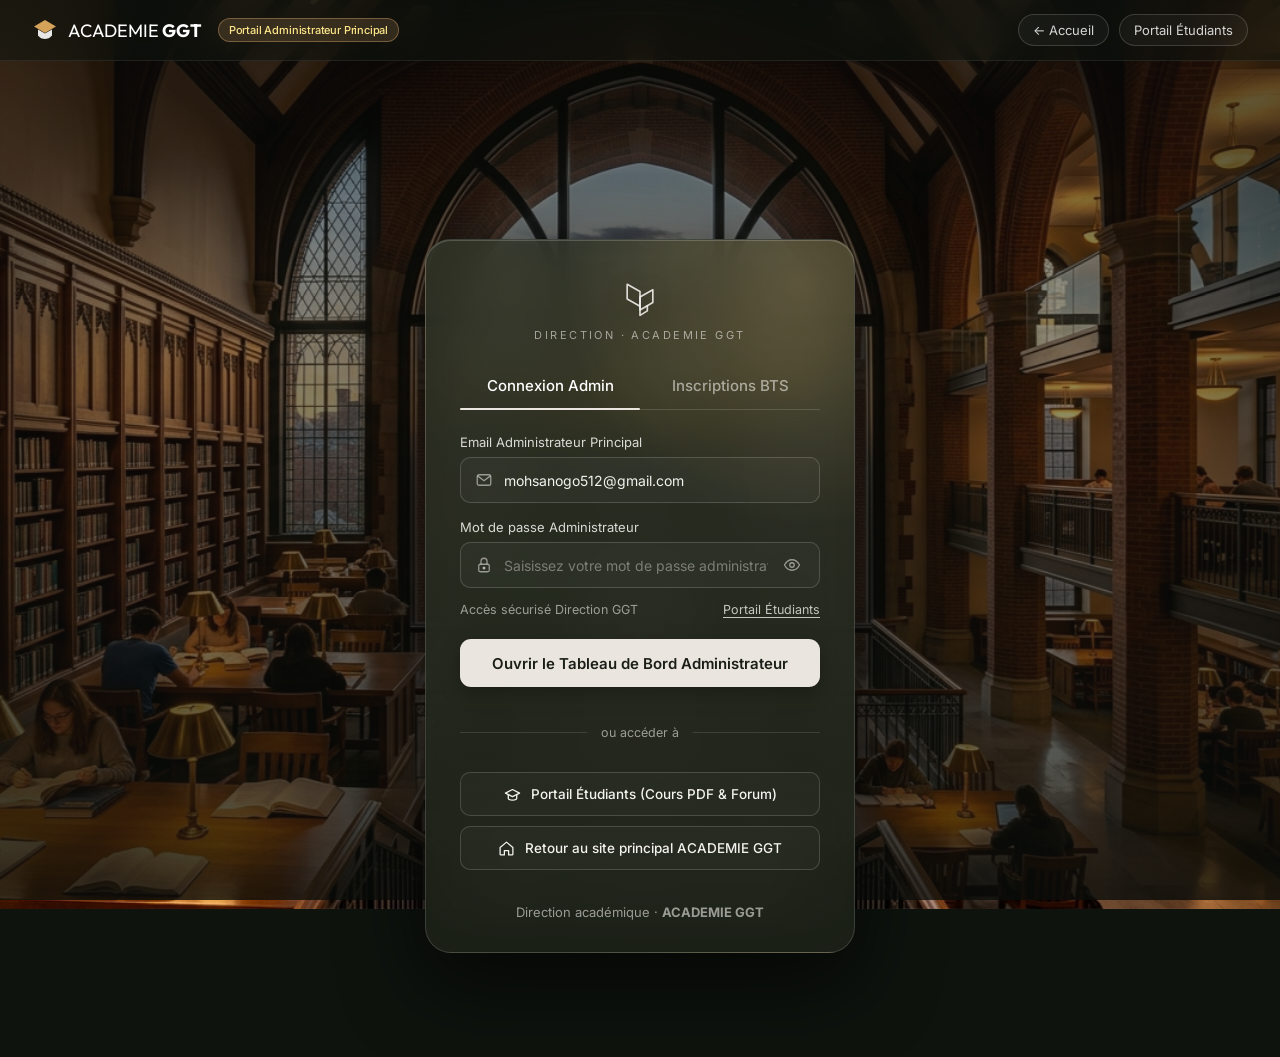
<file: admin.html>
<!DOCTYPE html>
<html lang="fr">
<head>
  <meta charset="UTF-8" />
  <meta name="viewport" content="width=device-width, initial-scale=1.0" />
  <title>ACADEMIE GGT — Portail Administrateur Principal</title>
  <link rel="preconnect" href="https://fonts.googleapis.com" />
  <link rel="preconnect" href="https://fonts.gstatic.com" crossorigin />
  <link href="https://fonts.googleapis.com/css2?family=Outfit:wght@300;400;500;600;700;800&family=Inter:wght@400;500;600;700&display=swap" rel="stylesheet" />
  <link rel="stylesheet" href="portal.css?v=20261021_1" />
  <link rel="stylesheet" href="admin.css?v=20261021_1" />
</head>
<body class="admin-page">

  <!-- Image d'arrière-plan universitaire -->
  <div class="portal-bg" aria-hidden="true"></div>
  <div class="portal-bg-shade" aria-hidden="true"></div>

  <!-- Conteneur de Notifications Toast Flottantes -->
  <div id="adminToastContainer" class="admin-toast-container" aria-live="polite"></div>

  <header class="topbar">
    <a href="index.html" class="brand">
      <svg width="26" height="26" viewBox="0 0 26 26" fill="none">
        <path d="M13 3L2 9.5L13 16L24 9.5L13 3Z" fill="#D4A359"/>
        <path d="M6 12.5V18.5C6 18.5 8.5 22 13 22C17.5 22 20 18.5 20 18.5V12.5L13 16.5L6 12.5Z" fill="white" opacity="0.9"/>
      </svg>
      <span>ACADEMIE <strong>GGT</strong></span>
      <span class="badge-pill admin-pill">Portail Administrateur Principal</span>
    </a>
    <div class="topbar-links">
      <a href="index.html" class="ghost-link">← Accueil</a>
      <a href="etudiant.html" class="ghost-link">Portail Étudiants</a>
      <button id="adminLogoutBtn" class="btn-danger-sm" style="display:none">Déconnexion</button>
    </div>
  </header>

  <main class="portal-wrap">

    <!-- ══════════════════════════════════════════════════════════
         CARTE GLASSMORPHISM — CONNEXION ADMINISTRATEUR PRINCIPAL
         ══════════════════════════════════════════════════════════ -->
    <section id="adminLoginView" class="glass-auth-stage">
      <div class="glass-card">

        <div class="glass-crest" aria-hidden="true">
          <svg width="44" height="44" viewBox="0 0 48 48" fill="none" stroke="currentColor" stroke-width="1.8" stroke-linecap="round" stroke-linejoin="round">
            <polygon points="10,9 24,17 24,33 10,25"/>
            <polygon points="24,23 38,15 38,29 24,37"/>
            <polyline points="24,33 24,43 32,38 32,32.5"/>
          </svg>
          <span class="crest-caption">DIRECTION · ACADEMIE GGT</span>
        </div>

        <div class="glass-tabs">
          <button type="button" class="glass-tab active">Connexion Admin</button>
          <a href="etudiant.html?tab=register" class="glass-tab" style="text-decoration:none;display:inline-block;text-align:center">Inscriptions BTS</a>
        </div>

        <form id="adminLoginForm" class="glass-form" autocomplete="on">
          <div class="field-group">
            <label for="adminEmail" class="field-label">Email Administrateur Principal</label>
            <div class="field-box">
              <svg class="field-ico" width="18" height="18" viewBox="0 0 24 24" fill="none" stroke="currentColor" stroke-width="1.7">
                <rect x="3" y="5" width="18" height="14" rx="2.5"/>
                <path d="M3.5 6.5L12 13L20.5 6.5"/>
              </svg>
              <input type="email" id="adminEmail" value="mohsanogo512@gmail.com" readonly />
            </div>
          </div>

          <div class="field-group">
            <label for="adminPwd" class="field-label">Mot de passe Administrateur</label>
            <div class="field-box">
              <svg class="field-ico" width="18" height="18" viewBox="0 0 24 24" fill="none" stroke="currentColor" stroke-width="1.7">
                <rect x="5" y="11" width="14" height="10" rx="2"/>
                <path d="M8 11V7a4 4 0 0 1 8 0v4"/>
                <circle cx="12" cy="16" r="1.2" fill="currentColor"/>
              </svg>
              <input type="password" id="adminPwd" placeholder="Saisissez votre mot de passe administrateur" autocomplete="current-password" required />
              <button type="button" class="eye-btn" id="toggleAdminPwd" title="Afficher / masquer le mot de passe">
                <svg width="18" height="18" viewBox="0 0 24 24" fill="none" stroke="currentColor" stroke-width="1.7">
                  <path d="M2 12s3.6-7 10-7 10 7 10 7-3.6 7-10 7-10-7-10-7Z"/>
                  <circle cx="12" cy="12" r="3"/>
                </svg>
              </button>
            </div>
          </div>

          <div class="glass-row-meta">
            <span>Accès sécurisé Direction GGT</span>
            <a href="etudiant.html" class="aux-link">Portail Étudiants</a>
          </div>

          <button type="submit" class="btn-ivory" id="adminSubmitBtn">Ouvrir le Tableau de Bord Administrateur</button>
          <div id="adminLoginMsg" class="alert-box" role="alert"></div>

          <div class="glass-divider">ou accéder à</div>

          <div class="glass-alt-actions">
            <a href="etudiant.html" class="btn-outline-glass">
              <svg width="17" height="17" viewBox="0 0 24 24" fill="none" stroke="currentColor" stroke-width="1.8" stroke-linecap="round" stroke-linejoin="round">
                <path d="M22 10L12 5 2 10l10 5 10-5z"/>
                <path d="M6 12.5v4.5c0 1.7 2.7 3 6 3s6-1.3 6-3v-4.5"/>
              </svg>
              Portail Étudiants (Cours PDF & Forum)
            </a>
            <a href="index.html" class="btn-outline-glass">
              <svg width="17" height="17" viewBox="0 0 24 24" fill="none" stroke="currentColor" stroke-width="1.8" stroke-linecap="round" stroke-linejoin="round">
                <path d="M3 10.5L12 3l9 7.5V20a1 1 0 0 1-1 1h-5v-6H9v6H4a1 1 0 0 1-1-1v-9.5Z"/>
              </svg>
              Retour au site principal ACADEMIE GGT
            </a>
          </div>

          <p class="glass-foot">
            Direction académique · <strong>ACADEMIE GGT</strong>
          </p>
        </form>

      </div>
    </section>

    <!-- ═══════════════════════════════════════════════════════════
         INTERFACE ADMINISTRATEUR PRINCIPAL
         ═══════════════════════════════════════════════════════════ -->
    <section id="adminDashView" style="display:none">
      <div class="pinen-shell">

        <!-- ── SIDEBAR GAUCHE ── -->
        <aside class="pinen-sidebar">
          <div>
            <div class="pinen-brand">
              <div class="pinen-brand-logo">G</div>
              <div>
                <div class="pinen-brand-name">ACADEMIE GGT</div>
                <span class="pinen-brand-sub">Direction & Pilotage BTS</span>
              </div>
            </div>

            <div class="pinen-nav-section">
              <span class="pinen-nav-label">MENU PRINCIPAL</span>
              <div class="pinen-nav-list">
                <button type="button" class="pinen-nav-btn active" data-section="all">
                  <svg viewBox="0 0 24 24" fill="none" stroke="currentColor" stroke-width="1.9" stroke-linecap="round" stroke-linejoin="round">
                    <path d="M3 10.5L12 3l9 7.5V20a1 1 0 0 1-1 1h-5v-6H9v6H4a1 1 0 0 1-1-1v-9.5Z"/>
                  </svg>
                  Vue d'ensemble
                </button>
                <button type="button" class="pinen-nav-btn" data-section="secInscriptions">
                  <svg viewBox="0 0 24 24" fill="none" stroke="currentColor" stroke-width="1.9" stroke-linecap="round" stroke-linejoin="round">
                    <path d="M16 21v-2a4 4 0 0 0-4-4H6a4 4 0 0 0-4 4v2"/><circle cx="9" cy="7" r="4"/><path d="M19 8v6"/><path d="M22 11h-6"/>
                  </svg>
                  Inscriptions
                  <span class="pinen-nav-badge" id="navBadgeInscr">0</span>
                </button>
                <button type="button" class="pinen-nav-btn" data-section="secCoursPdf">
                  <svg viewBox="0 0 24 24" fill="none" stroke="currentColor" stroke-width="1.9" stroke-linecap="round" stroke-linejoin="round">
                    <path d="M14 2H6a2 2 0 0 0-2 2v16a2 2 0 0 0 2 2h12a2 2 0 0 0 2-2V8z"/><polyline points="14 2 14 8 20 8"/>
                  </svg>
                  Cours & PDF
                  <span class="pinen-nav-badge" id="navBadgePdfs">5</span>
                </button>
                <button type="button" class="pinen-nav-btn" data-section="secForum">
                  <svg viewBox="0 0 24 24" fill="none" stroke="currentColor" stroke-width="1.9" stroke-linecap="round" stroke-linejoin="round">
                    <path d="M21 15a2 2 0 0 1-2 2H7l-4 4V5a2 2 0 0 1 2-2h14a2 2 0 0 1 2 2z"/>
                  </svg>
                  Forum & Visites
                </button>
              </div>
            </div>

            <div class="pinen-nav-section">
              <span class="pinen-nav-label">FINANCES & COURRIER</span>
              <div class="pinen-nav-list">
                <button type="button" class="pinen-nav-btn" data-section="bentoOverview">
                  <svg viewBox="0 0 24 24" fill="none" stroke="currentColor" stroke-width="1.9" stroke-linecap="round" stroke-linejoin="round">
                    <rect x="2" y="5" width="20" height="14" rx="2"/><line x1="2" y1="10" x2="22" y2="10"/>
                  </svg>
                  Budget (10 000 F)
                </button>
                <button type="button" class="pinen-nav-btn" data-section="secMailbox">
                  <svg viewBox="0 0 24 24" fill="none" stroke="currentColor" stroke-width="1.9" stroke-linecap="round" stroke-linejoin="round">
                    <rect x="2" y="4" width="20" height="16" rx="2"/><path d="m22 7-10 7L2 7"/>
                  </svg>
                  Boîte Mail Site
                  <span class="pinen-nav-badge" id="navBadgeMail">0</span>
                </button>
              </div>
            </div>

            <div class="pinen-nav-section">
              <span class="pinen-nav-label">NAVIGATION SITE</span>
              <div class="pinen-nav-list">
                <a href="etudiant.html" class="pinen-nav-btn">
                  <svg viewBox="0 0 24 24" fill="none" stroke="currentColor" stroke-width="1.9" stroke-linecap="round" stroke-linejoin="round">
                    <path d="M22 10L12 5 2 10l10 5 10-5z"/><path d="M6 12.5v4.5c0 1.7 2.7 3 6 3s6-1.3 6-3v-4.5"/>
                  </svg>
                  Portail Étudiant
                </a>
                <a href="index.html" class="pinen-nav-btn">
                  <svg viewBox="0 0 24 24" fill="none" stroke="currentColor" stroke-width="1.9" stroke-linecap="round" stroke-linejoin="round">
                    <circle cx="12" cy="12" r="10"/><line x1="2" y1="12" x2="22" y2="12"/><path d="M12 2a15.3 15.3 0 0 1 4 10 15.3 15.3 0 0 1-4 10 15.3 15.3 0 0 1-4-10 15.3 15.3 0 0 1 4-10z"/>
                  </svg>
                  Site Principal
                </a>
                <button type="button" id="sidebarLogoutBtn" class="pinen-nav-btn">
                  <svg viewBox="0 0 24 24" fill="none" stroke="currentColor" stroke-width="1.9" stroke-linecap="round" stroke-linejoin="round">
                    <path d="M9 21H5a2 2 0 0 1-2-2V5a2 2 0 0 1 2-2h4"/><polyline points="16 17 21 12 16 7"/><line x1="21" y1="12" x2="9" y2="12"/>
                  </svg>
                  Déconnexion
                </button>
              </div>
            </div>
          </div>

          <!-- Carte Sombre Bas de Sidebar (Clôture Fin de Mois) -->
          <div class="pinen-pro-card">
            <div class="pinen-pro-ico">G</div>
            <h4>Clôture Fin de Mois</h4>
            <p>Chaque identifiant est valable 1 mois exact. Clôturez le mois pour renouveler les cotisations de 10 000 FCFA.</p>
            <button type="button" id="expireMonthBtn" class="pinen-pro-btn">
              Clôturer le mois (10 000 F)
            </button>
          </div>
        </aside>

        <!-- ── ZONE PRINCIPALE DROITE ── -->
        <div class="pinen-main">

          <!-- En-tête Supérieur -->
          <header class="pinen-header">
            <div class="pinen-title-wrap">
              <h1>Rapport Académique & Budget</h1>
              <p id="smtpStatusText">Pilotage en direct · Cotisation mensuelle : 10 000 FCFA / étudiant</p>
            </div>

            <div class="pinen-header-right">
              <div class="pinen-search-box">
                <svg width="16" height="16" viewBox="0 0 24 24" fill="none" stroke="#5b625e" stroke-width="2">
                  <circle cx="11" cy="11" r="8"/><line x1="21" y1="21" x2="16.65" y2="16.65"/>
                </svg>
                <input type="text" id="adminSearchInput" placeholder="Rechercher un étudiant, école, ID..." />
              </div>

              <button type="button" class="pinen-btn-outline" id="openSupabaseModalBtn" style="padding:8px 13px;border-radius:999px;font-size:12px;display:inline-flex;align-items:center;gap:6px;white-space:nowrap" title="Configurer ou vérifier la base de données Cloud Supabase">
                <span id="sbStatusDot" style="width:8px;height:8px;border-radius:50%;background:#f59e0b;display:inline-block"></span>
                <span id="sbStatusLabel">Base Cloud Supabase</span>
              </button>

              <button type="button" class="pinen-icon-circle" id="topMailBtn" title="Ouvrir la Boîte Mail du Site">
                <span class="pinen-notif-dot" id="mailNotifDot" style="display:none"></span>
                <svg width="18" height="18" viewBox="0 0 24 24" fill="none" stroke="currentColor" stroke-width="1.9">
                  <rect x="2" y="4" width="20" height="16" rx="2"/><path d="m22 7-10 7L2 7"/>
                </svg>
              </button>

              <div class="pinen-profile">
                <div class="pinen-avatar">
                  <svg width="19" height="19" viewBox="0 0 24 24" fill="none" stroke="currentColor" stroke-width="2">
                    <path d="M20 21v-2a4 4 0 0 0-4-4H8a4 4 0 0 0-4 4v2"/><circle cx="12" cy="7" r="4"/>
                  </svg>
                </div>
                <div class="pinen-profile-info">
                  <strong>Mohamed Sanogo</strong>
                  <span>Administrateur Principal</span>
                </div>
              </div>
            </div>
          </header>

          <!-- ── GRILLE BENTO (4 KPIs + Barres Forum + Donut Budget + Bulles Top Étudiants) ── -->
          <div class="pinen-bento" id="bentoOverview">

            <!-- Colonne Gauche (4 KPIs + Graphique Barres) -->
            <div class="pinen-bento-left">

              <!-- 4 KPI Cards (2x2) -->
              <div class="pinen-kpi-grid">
                <!-- KPI 1 : Budget -->
                <article class="pinen-kpi featured" onclick="switchAdminTab('secInscriptions')" title="Voir le détail des cotisations">
                  <div class="pinen-kpi-top">
                    <div class="pinen-kpi-ico">
                      <svg width="22" height="22" viewBox="0 0 24 24" fill="none" stroke="currentColor" stroke-width="2">
                        <rect x="2" y="5" width="20" height="14" rx="2"/><line x1="2" y1="10" x2="22" y2="10"/>
                      </svg>
                    </div>
                    <span class="pinen-pill-delta" id="kpiBudgetDelta">0% encaissé</span>
                  </div>
                  <div class="pinen-kpi-label">Budget Mensuel (10 000 FCFA / inscrit)</div>
                  <div class="pinen-kpi-bottom">
                    <strong class="pinen-kpi-val" id="kpiBudgetTotal">0 FCFA</strong>
                    <span class="pinen-kpi-sub" id="kpiBudgetSub">0 F approuvés<br>0 F en attente</span>
                  </div>
                </article>

                <!-- KPI 2 : Inscriptions Étudiantes -->
                <article class="pinen-kpi" onclick="switchAdminTab('secInscriptions')" title="Gérer les inscriptions étudiantes">
                  <div class="pinen-kpi-top">
                    <div class="pinen-kpi-ico">
                      <svg width="22" height="22" viewBox="0 0 24 24" fill="none" stroke="currentColor" stroke-width="2">
                        <line x1="18" y1="20" x2="18" y2="10"/><line x1="12" y1="20" x2="12" y2="4"/><line x1="6" y1="20" x2="6" y2="14"/>
                      </svg>
                    </div>
                    <span class="pinen-pill-delta" id="kpiInscrBadge">En direct</span>
                  </div>
                  <div class="pinen-kpi-label">Inscriptions Étudiantes (BTS 2 GC-GT)</div>
                  <div class="pinen-kpi-bottom">
                    <strong class="pinen-kpi-val" id="kpiTotalInscr">0</strong>
                    <span class="pinen-kpi-sub" id="kpiInscrSub">0 approuvée(s)<br>0 à valider</span>
                  </div>
                </article>

                <!-- KPI 3 : Visites & Étudiants Actifs Forum -->
                <article class="pinen-kpi" onclick="switchAdminTab('secForum')" title="Ouvrir le Forum Académique">
                  <div class="pinen-kpi-top">
                    <div class="pinen-kpi-ico">
                      <svg width="22" height="22" viewBox="0 0 24 24" fill="none" stroke="currentColor" stroke-width="2">
                        <path d="M16 21v-2a4 4 0 0 0-4-4H6a4 4 0 0 0-4 4v2"/><circle cx="9" cy="7" r="4"/><line x1="19" y1="8" x2="19" y2="14"/><line x1="22" y1="11" x2="16" y2="11"/>
                      </svg>
                    </div>
                    <span class="pinen-pill-delta" id="kpiForumBadge">Actif</span>
                  </div>
                  <div class="pinen-kpi-label">Discussions & Réponses sur le Forum</div>
                  <div class="pinen-kpi-bottom">
                    <strong class="pinen-kpi-val" id="kpiForumVisits">1 Sujet</strong>
                    <span class="pinen-kpi-sub" id="kpiForumSub">0 réponse(s)<br>0 étudiant(s) actif(s)</span>
                  </div>
                </article>

                <!-- KPI 4 : Boîte Mail & Cours PDF -->
                <article class="pinen-kpi" onclick="switchAdminTab('secMailbox')" title="Ouvrir la Boîte Mail du Site">
                  <div class="pinen-kpi-top">
                    <div class="pinen-kpi-ico">
                      <svg width="22" height="22" viewBox="0 0 24 24" fill="none" stroke="currentColor" stroke-width="2">
                        <path d="M20.59 13.41l-7.17 7.17a2 2 0 0 1-2.83 0L2 12V2h10l8.59 8.59a2 2 0 0 1 0 2.82z"/><line x1="7" y1="7" x2="7.01" y2="7"/>
                      </svg>
                    </div>
                    <span class="pinen-pill-delta" id="kpiResourcesBadge">5 PDF en ligne</span>
                  </div>
                  <div class="pinen-kpi-label">Boîte Mail & Supports PDF Publiés</div>
                  <div class="pinen-kpi-bottom">
                    <strong class="pinen-kpi-val" id="kpiMailAndPdf">0 Mail · 5 PDF</strong>
                    <span class="pinen-kpi-sub" id="kpiUnreadSub">0 non lu<br>5 supports BTS</span>
                  </div>
                </article>
              </div>

              <!-- Graphique Barres Doubles : Statistiques de visite des étudiants -->
              <article class="pinen-habbits-card">
                <div class="pinen-card-head">
                  <div>
                    <h3>Statistiques d'Activité — Étudiants & Forum Académique</h3>
                    <p>Suivi en temps réel des connexions au portail, lectures PDF et interventions sur le forum</p>
                  </div>
                  <button type="button" class="pinen-filter-pill" onclick="switchAdminTab('secForum')">
                    Accéder au Forum →
                  </button>
                </div>

                <div class="pinen-legend">
                  <span><i class="pinen-dot light"></i> Accès & lectures PDF</span>
                  <span><i class="pinen-dot dark"></i> Interventions & réponses Forum</span>
                </div>

                <div class="pinen-bars-stage" id="forumBarsStage">
                  <div class="pinen-y-axis">
                    <span>100</span>
                    <span>75</span>
                    <span>50</span>
                    <span>25</span>
                    <span>0</span>
                  </div>
                  <div class="pinen-bars-cols" id="forumActiveBars"></div>
                </div>
              </article>

            </div>

            <!-- Colonne Droite (Donut Budget + Bulles Top Étudiants Forum) -->
            <div class="pinen-bento-right">

              <!-- Carte Donut Animé : Répartition du Budget -->
              <article class="pinen-stat-card">
                <div class="pinen-card-head">
                  <div>
                    <h3>Répartition du Budget Mensuel</h3>
                    <p>Tarif officiel : 10 000 FCFA / étudiant inscrit</p>
                  </div>
                  <span class="pinen-filter-pill" style="background:rgba(255,255,255,.65)" id="pieHeaderPill">0 F</span>
                </div>

                <div class="pinen-pie-wrap">
                  <!-- Circonférence pour r=72 : 2 * PI * 72 = 452.39 -->
                  <svg class="pinen-pie-svg" viewBox="0 0 200 200">
                    <circle cx="100" cy="100" r="72" fill="none" stroke="rgba(255,255,255,0.55)" stroke-width="24" />
                    <circle id="pieSegPending" cx="100" cy="100" r="72" fill="none" stroke="#f59e0b" stroke-width="24" stroke-dasharray="0 452.4" stroke-dashoffset="0" stroke-linecap="round" />
                    <circle id="pieSegApproved" class="pie-seg-active" cx="100" cy="100" r="72" fill="none" stroke="#1d4ed8" stroke-width="24" stroke-dasharray="0 452.4" stroke-dashoffset="0" stroke-linecap="round" />
                  </svg>
                  <div class="pinen-pie-center">
                    <strong id="pieCenterPct">0%</strong>
                    <span id="pieCenterLabel">Encaissé</span>
                  </div>
                </div>

                <div class="pinen-stat-rows">
                  <div class="pinen-stat-row">
                    <span>Cotisations Approuvées</span>
                    <strong id="pieApprovedAmount">0 F</strong>
                    <span class="pinen-pill-delta" id="pieApprovedPct">0%</span>
                  </div>
                  <div class="pinen-stat-row">
                    <span>Inscriptions à Valider</span>
                    <strong id="piePendingAmount">0 F</strong>
                    <span class="pinen-pill-delta warn" id="piePendingPct">0 en attente</span>
                  </div>
                  <div class="pinen-stat-row">
                    <span>Budget Total Inscrit</span>
                    <strong id="pieTotalAmount">0 F</strong>
                    <span class="pinen-pill-delta">10 000 F/pers.</span>
                  </div>
                </div>

                <button type="button" id="approveAllQuickBtn" class="pinen-btn-green" style="width:100%;justify-content:center;margin-top:14px">
                  ✓ Tout Valider & Approuver
                </button>
              </article>

              <!-- Carte Bulles : Top Étudiants Actifs du Forum -->
              <article class="pinen-growth-card">
                <div class="pinen-card-head">
                  <div>
                    <h3>Participation & Assiduité</h3>
                    <p>Répartition par établissement & étudiants actifs</p>
                  </div>
                  <span class="pinen-filter-pill">En direct</span>
                </div>

                <div class="pinen-growth-body">
                  <div class="pinen-bubbles">
                    <div class="pinen-bubble b1" id="bubbleStat1">100%</div>
                    <div class="pinen-bubble b4" id="bubbleStat4">BTS2</div>
                    <div class="pinen-bubble b2" id="bubbleStat2">5 PDF</div>
                    <div class="pinen-bubble b3" id="bubbleStat3">GC-GT</div>
                  </div>

                  <div class="pinen-country-list" id="topActiveStudentsList"></div>
                </div>
              </article>

            </div>
          </div>

          <!-- ═══════════════════════════════════════════════════════════
               SECTION 1 : INSCRIPTIONS ÉTUDIANTES & BUDGET (10 000 F / PERS.)
               ═══════════════════════════════════════════════════════════ -->
          <section class="pinen-panel-card" id="secInscriptions">
            <div class="pinen-panel-head">
              <div>
                <h3>Gestion des Inscriptions Étudiantes — Cotisation (10 000 FCFA / mois)</h3>
                <p>Validez les dossiers d'inscription et générez automatiquement l'identifiant mensuel unique : <code>Initiales-DateInscription-BTS2GCGT</code></p>
              </div>
              <div style="display:flex;gap:10px;flex-wrap:wrap">
                <button type="button" id="approveAllBtn" class="pinen-btn-lime">
                  ✓ Tout Valider & Approuver
                </button>
                <button type="button" id="toggleAddStudentBtn" class="pinen-btn-green">
                  + Inscrire un étudiant (+10 000 F)
                </button>
              </div>
            </div>

            <!-- Formulaire tiroir fluide pour inscrire manuellement un étudiant -->
            <div id="quickAddStudentWrap" class="collapsible-form-wrap">
              <form id="quickAddStudentForm" class="pinen-form" style="display:grid;grid-template-columns:repeat(auto-fit,minmax(200px,1fr));gap:14px">
                <div>
                  <label for="simStuName">Nom & Prénom(s) de l'étudiant</label>
                  <input type="text" id="simStuName" placeholder="Ex : Konan Franck Olivier" required />
                </div>
                <div>
                  <label for="simStuEmail">Email de l'étudiant</label>
                  <input type="email" id="simStuEmail" placeholder="exemple@gmail.com" required />
                </div>
                <div>
                  <label for="simStuPhone">Téléphone / WhatsApp</label>
                  <input type="text" id="simStuPhone" placeholder="+225 07 00 00 00 00" />
                </div>
                <div>
                  <label for="simStuClasse">Filière unique</label>
                  <input type="text" id="simStuClasse" value="BTS 2 - GC-GT" readonly style="background:#eff6ff;font-weight:600;color:#1d4ed8;border:1px solid #bfdbfe" />
                </div>
                <div>
                  <label for="simStuEcole">Établissement d'origine (Yamoussoukro)</label>
                  <select id="simStuEcole" required>
                    <option value="INP-HB — École Supérieure des Travaux Publics (ESTP)">INP-HB (ESTP Yamoussoukro)</option>
                    <option value="ESBTP Yamoussoukro">ESBTP Yamoussoukro</option>
                    <option value="EPI-YAKRO (École Polytechnique Internationale)">EPI-YAKRO</option>
                    <option value="ESETEC Yamoussoukro">ESETEC Yamoussoukro</option>
                    <option value="2IFTP (Institut International de Formation Technique et Professionnelle)">2IFTP Yamoussoukro</option>
                    <option value="Autre établissement de Yamoussoukro">Autre établissement (Yamoussoukro)</option>
                  </select>
                </div>
                <div style="display:flex;align-items:flex-end">
                  <button type="submit" class="pinen-btn-green" style="width:100%;justify-content:center">Enregistrer l'étudiant</button>
                </div>
              </form>
            </div>

            <!-- Mode Mobile : Cartes d'inscriptions interactives tactiles -->
            <div class="stu-mobile-cards-wrap" id="studentsMobileCards"></div>

            <div class="table-scroll" id="studentsTableScroll">
              <table class="pinen-table">
                <thead>
                  <tr>
                    <th>#</th>
                    <th>Étudiant & Contact</th>
                    <th>Établissement (Yamoussoukro)</th>
                    <th>Filière</th>
                    <th>Cotisation</th>
                    <th>Identifiant Unique</th>
                    <th>Statut & Validité (1 mois)</th>
                    <th>Actions Administrateur</th>
                  </tr>
                </thead>
                <tbody id="studentsTableBody"></tbody>
              </table>
            </div>
          </section>

          <!-- ═══════════════════════════════════════════════════════════
               SECTION 2 : BOÎTE MAIL DU SITE (mohsanogo512@gmail.com)
               ═══════════════════════════════════════════════════════════ -->
          <section class="pinen-panel-card" id="secMailbox">
            <div class="pinen-panel-head">
              <div>
                <h3>Boîte Mail du Site — Courriers & Demandes des Étudiants</h3>
                <p>Réception centralisée liée à <strong>mohsanogo512@gmail.com</strong> (nouvelles inscriptions, demandes de renouvellement et questions)</p>
              </div>
              <span class="pinen-status active" id="inboxCountBadge">0 message reçu</span>
            </div>

            <div class="pinen-mail-grid">
              <div class="pinen-mail-list" id="adminMailList"></div>
              <div class="pinen-mail-reader" id="adminMailReader"></div>
            </div>
          </section>

          <!-- ═══════════════════════════════════════════════════════════
               SECTION 3 : ENVOYER DES FICHIERS PDF AU NIVEAU DES COURS
               ═══════════════════════════════════════════════════════════ -->
          <section class="pinen-panel-card" id="secCoursPdf">
            <div class="pinen-panel-head">
              <div>
                <h3>Envoyer & Gérer les Fichiers PDF au Niveau des Cours</h3>
                <p>Publiez de nouveaux <strong>Cours PDF</strong> ou <strong>Exercices & Corrigés PDF</strong> directement accessibles dans l'Espace Étudiant</p>
              </div>
            </div>

            <div class="admin-split">
              <form id="uploadPdfForm" class="pinen-form">
                <h4 style="font-family:'Outfit',sans-serif;font-size:17px;color:#1d4ed8">Ajouter un document PDF sur le site</h4>
                <label>Titre du cours ou de l'exercice corrigé</label>
                <input type="text" name="title" placeholder="Ex : Cours Levés & Cheminements Polygonaux" required />

                <label>Type de support PDF</label>
                <select name="category" required>
                  <option value="cours">Cours en format PDF</option>
                  <option value="exercice_corrige">Exercices & Corrigés en format PDF</option>
                </select>

                <label>Filière & Promotion</label>
                <input type="text" name="classe" value="BTS 2 - GC-GT" readonly style="background:#eff6ff;font-weight:600;color:#1d4ed8" />

                <label>Module / Matière Topographie</label>
                <select name="subject" required>
                  <option value="Topographie générale">Topographie générale (Stations totales & Cheminements)</option>
                  <option value="Calculs topométriques">Calculs topométriques (Gisement, Relèvement & Polygonation)</option>
                  <option value="Géodésie & GNSS">Géodésie & GNSS (GPS RTK & Systèmes WGS84/UTM)</option>
                  <option value="Foncier, cadastre & bornage">Foncier, cadastre & bornage (Bornage, Lotissement & ACD)</option>
                  <option value="DAO, VRD et implantation">DAO, VRD et implantation (Covadis, AutoCAD & Voirie)</option>
                  <option value="Projet de Fin d'Études GC-GT">Projet de Fin d'Études GC-GT</option>
                </select>

                <label>Sélectionner le fichier PDF</label>
                <input type="file" name="pdf_file" accept=".pdf,application/pdf" required />

                <button type="submit" class="pinen-btn-green" style="justify-content:center;margin-top:4px">
                  Publier le PDF dans l'Espace Étudiant
                </button>
              </form>

              <div>
                <h4 style="font-family:'Outfit',sans-serif;font-size:17px;margin-bottom:12px;color:#0f172a">Supports PDF actuellement en ligne</h4>
                <div id="adminPdfList" style="display:grid;grid-template-columns:repeat(auto-fill,minmax(260px,1fr));gap:14px"></div>
              </div>
            </div>
          </section>

          <!-- ═══════════════════════════════════════════════════════════
               SECTION 4 : FORUM ACADÉMIQUE (PUBLIER, RÉPONDRE & MODÉRER)
               ═══════════════════════════════════════════════════════════ -->
          <section class="pinen-panel-card" id="secForum">
            <div class="pinen-panel-head">
              <div>
                <h3>Forum Académique — Publier un Sujet & Répondre aux Étudiants</h3>
                <p>Interagissez avec les étudiants, publiez des annonces officielles et modérez les discussions</p>
              </div>
            </div>

            <div class="forum-layout">
              <form id="adminPostForm" class="pinen-form">
                <h4 style="font-family:'Outfit',sans-serif;font-size:17px;color:#1d4ed8">Publier sur le Forum en tant qu'Admin</h4>
                <label>Titre de l'annonce ou du sujet de cours</label>
                <input type="text" id="admPostTitle" placeholder="Ex : Programme des révisions BTS Blanc GC-GT" required />
                <label>Message destiné aux étudiants</label>
                <textarea id="admPostContent" rows="4" placeholder="Rédigez votre explication ou annonce officielle..." required></textarea>
                <button type="submit" class="pinen-btn-green" style="justify-content:center">
                  Publier sur le Forum Académique
                </button>
              </form>

              <div id="adminForumList" style="display:flex;flex-direction:column;gap:14px"></div>
            </div>
          </section>

        </div>
      </div>
    </section>

    <!-- ═══════════════════════════════════════════════════════════════════
         MODALE DE CONFIGURATION CLOUD SUPABASE (POSTGRESQL + STORAGE)
         ═══════════════════════════════════════════════════════════════════ -->
    <div id="supabaseConfigModal" style="display:none;position:fixed;inset:0;z-index:9999;background:rgba(15,23,42,0.68);backdrop-filter:blur(8px);align-items:center;justify-content:center;padding:18px">
      <div style="background:#ffffff;color:#0f172a;width:100%;max-width:600px;border-radius:22px;padding:26px 28px;box-shadow:0 25px 60px rgba(0,0,0,0.35);border:1px solid #e2e8f0;max-height:92vh;overflow-y:auto">
        <div style="display:flex;justify-content:space-between;align-items:flex-start;gap:12px;margin-bottom:14px">
          <div>
            <span style="display:inline-block;padding:4px 10px;border-radius:999px;background:#dcfce7;color:#15803d;font-size:11px;font-weight:700;letter-spacing:0.04em;margin-bottom:6px">SUPABASE POSTGRESQL CLOUD · GRATUIT & ILLIMITÉ DANS LE TEMPS</span>
            <h3 style="font-family:'Outfit',sans-serif;font-size:21px;color:#0f172a;margin:0">Connexion à la Base de Données Supabase</h3>
          </div>
          <button type="button" id="closeSupabaseModalBtn" style="background:#f1f5f9;border:none;width:34px;height:34px;border-radius:50%;font-size:18px;cursor:pointer;color:#475569">×</button>
        </div>

        <p style="font-size:13.5px;color:#475569;line-height:1.55;margin-bottom:16px">
          Reliez votre site Netlify à votre projet <strong>Supabase</strong> pour synchroniser en temps réel toutes les inscriptions étudiantes, les identifiants mensuels, les cours PDF et le forum entre tous les téléphones et votre ordinateur.
        </p>

        <div style="background:#f8fafc;border:1px solid #cbd5e1;border-radius:14px;padding:14px 16px;margin-bottom:16px;font-size:12.5px;color:#334155;line-height:1.6">
          <strong style="color:#0f172a;display:block;margin-bottom:6px">Étapes rapides (2 minutes sur <a href="https://supabase.com/dashboard" target="_blank" rel="noopener" style="color:#1d4ed8;text-decoration:underline">supabase.com</a>) :</strong>
          1. Créez un projet gratuit sur Supabase puis ouvrez <strong>SQL Editor → New Query</strong>.<br>
          2. Cliquez sur <button type="button" id="copySqlSchemaBtn" style="padding:3px 9px;border-radius:6px;border:1px solid #0284c7;background:#e0f2fe;color:#0369a1;font-weight:700;cursor:pointer;font-size:11.5px">📋 Copier le Script SQL des Tables</button>, collez-le dans Supabase et cliquez sur <strong>Run</strong>.<br>
          3. Allez dans <strong>Project Settings → API</strong> et collez ci-dessous votre <strong>Project URL</strong> et votre clé <strong>anon public</strong>.
        </div>

        <form id="supabaseConfigForm" class="pinen-form" style="gap:12px">
          <div>
            <label style="display:block;font-size:12.5px;font-weight:700;color:#1e293b;margin-bottom:5px">1. Supabase Project URL</label>
            <input type="url" id="sbInputUrl" placeholder="https://xxxxxxxxxxxx.supabase.co" required style="width:100%" />
          </div>
          <div>
            <label style="display:block;font-size:12.5px;font-weight:700;color:#1e293b;margin-bottom:5px">2. Supabase API Key (anon / public)</label>
            <input type="text" id="sbInputKey" placeholder="eyJhbGciOiJIUzI1NiIsInR5cCI6IkpXVCJ9..." required style="width:100%;font-family:monospace;font-size:12px" />
          </div>

          <div id="sbTestResult" style="display:none;padding:11px 14px;border-radius:11px;font-size:13px;line-height:1.45"></div>

          <div style="display:flex;gap:10px;flex-wrap:wrap;margin-top:6px">
            <button type="submit" class="pinen-btn-green" id="sbSaveAndTestBtn" style="flex:1;justify-content:center">
              ⚡ Tester & Activer Supabase Cloud
            </button>
            <button type="button" class="pinen-btn-danger" id="sbDisconnectBtn" style="padding:10px 14px">
              Déconnecter
            </button>
          </div>
        </form>
      </div>
    </div>

  </main>

  <script src="ggt-data.js?v=20261026_2"></script>
  <script>
    const API = (location.protocol === 'file:') ? 'http://localhost:5000' : '';
    const FEE_PER_STUDENT = GGT.FEE; // 10 000 FCFA par personne
    let adminPwd = sessionStorage.getItem('ggt_admin_pwd') || '';
    let selectedMailId = null;
    let searchFilter = '';
    let hasEnteredDashboard = false;
    let currentTabSection = 'all';
    const counterState = {};

    const esc = (v) => String(v ?? '').replace(/[&<>"']/g, c => ({ '&': '&amp;', '<': '&lt;', '>': '&gt;', '"': '&quot;', "'": '&#39;' }[c]));

    // Mise à jour dynamique de la date du jour dans l'en-tête
    function updateHeaderDate() {
      const subEl = document.getElementById('smtpStatusText');
      if (!subEl) return;
      const now = new Date();
      const dateStr = now.toLocaleDateString('fr-FR', {
        weekday: 'long',
        day: 'numeric',
        month: 'long',
        year: 'numeric'
      });
      const capDate = dateStr.charAt(0).toUpperCase() + dateStr.slice(1);
      subEl.textContent = `${capDate} · Cotisation mensuelle : 10 000 FCFA / étudiant`;
    }
    updateHeaderDate();

    // Animation fluide des compteurs numériques
    function animateCounter(elId, targetNum, formatter = (n) => n.toLocaleString('fr-FR')) {
      const el = document.getElementById(elId);
      if (!el) return;
      const startNum = counterState[elId] ?? 0;
      counterState[elId] = targetNum;
      if (startNum === targetNum) {
        el.textContent = formatter(targetNum);
        return;
      }
      const duration = 680;
      const t0 = performance.now();
      const step = (now) => {
        const p = Math.min((now - t0) / duration, 1);
        const eased = p === 1 ? 1 : 1 - Math.pow(2, -10 * p);
        const current = Math.round(startNum + (targetNum - startNum) * eased);
        el.textContent = formatter(current);
        if (p < 1) requestAnimationFrame(step);
      };
      requestAnimationFrame(step);
    }

    // Système de Notifications Toast Flottantes avec barre de progression
    function showNotice(htmlText, type = 'ok') {
      const container = document.getElementById('adminToastContainer');
      if (!container) return;
      const toast = document.createElement('div');
      toast.className = `admin-toast ${type === 'err' ? 'is-err' : 'is-ok'}`;
      toast.innerHTML = `
        <div class="admin-toast-ico">${type === 'err' ? '!' : '✓'}</div>
        <div class="admin-toast-body">${htmlText}</div>
        <button type="button" class="admin-toast-close" aria-label="Fermer">×</button>
        <div class="admin-toast-bar"></div>
      `;
      container.appendChild(toast);

      const dismiss = () => {
        if (toast.classList.contains('is-hiding')) return;
        toast.classList.add('is-hiding');
        setTimeout(() => toast.remove(), 320);
      };
      toast.querySelector('.admin-toast-close')?.addEventListener('click', dismiss);
      setTimeout(dismiss, 5200);
    }

    function getLocalDB() {
      const db = GGT.load();
      if (!Array.isArray(db.mailbox)) db.mailbox = [];
      if (!Array.isArray(db.students)) db.students = [];
      return db;
    }
    function saveLocalDB(db) { GGT.save(db); }

    function generateStudentCodeLocal(fullName, regDateStr, classe) {
      return GGT.previewCode(fullName, regDateStr);
    }

    const formatFCFA = (n) => Number(n || 0).toLocaleString('fr-FR') + ' FCFA';

    // Afficher / masquer le mot de passe
    document.getElementById('toggleAdminPwd').addEventListener('click', () => {
      const inp = document.getElementById('adminPwd');
      inp.type = inp.type === 'password' ? 'text' : 'password';
    });

    async function doAdminLogin(pwd) {
      const msg = document.getElementById('adminLoginMsg');
      const submitBtn = document.getElementById('adminSubmitBtn');
      msg.className = 'alert-box';
      msg.textContent = '';
      if (submitBtn) {
        submitBtn.disabled = true;
        submitBtn.textContent = 'Vérification sécurisée...';
      }

      let authenticated = false;
      try {
        const res = await fetch(API + '/api/admin/login', {
          method: 'POST',
          headers: { 'Content-Type': 'application/json' },
          body: JSON.stringify({ password: pwd })
        });
        const data = await res.json();
        if (!res.ok) throw new Error(data.error || 'Mot de passe incorrect');
        authenticated = true;
      } catch (err) {
        if (err.message === 'Mot de passe incorrect' || err.message === 'Mot de passe administrateur incorrect.') {
          msg.className = 'alert-box err';
          msg.textContent = 'Mot de passe administrateur incorrect.';
          if (submitBtn) {
            submitBtn.disabled = false;
            submitBtn.textContent = 'Ouvrir le Tableau de Bord Administrateur';
          }
          return;
        }
        // Mode autonome statique (Netlify / GitHub Pages)
        if (pwd === 'Admin123') {
          authenticated = true;
        } else {
          msg.className = 'alert-box err';
          msg.textContent = 'Mot de passe administrateur incorrect.';
          if (submitBtn) {
            submitBtn.disabled = false;
            submitBtn.textContent = 'Ouvrir le Tableau de Bord Administrateur';
          }
          return;
        }
      }

      if (authenticated) {
        adminPwd = pwd;
        sessionStorage.setItem('ggt_admin_pwd', pwd);
        const loginView = document.getElementById('adminLoginView');
        loginView.classList.add('is-leaving');
        setTimeout(() => {
          loadDashboard(true);
        }, 340);
      }
    }

    document.getElementById('adminLoginForm').addEventListener('submit', async (e) => {
      e.preventDefault();
      const pwd = document.getElementById('adminPwd').value.trim();
      if (!pwd) return;
      await doAdminLogin(pwd);
    });

    // Mise à jour dynamique du Camembert Donut SVG
    function updatePieChart(activeCount, pendingOrExpiredCount, totalCount) {
      const CIRC = 2 * Math.PI * 72; // ~452.39
      const segApproved = document.getElementById('pieSegApproved');
      const segPending = document.getElementById('pieSegPending');
      const centerPct = document.getElementById('pieCenterPct');
      const centerLbl = document.getElementById('pieCenterLabel');

      if (!totalCount) {
        if (segApproved) segApproved.setAttribute('stroke-dasharray', `0 ${CIRC}`);
        if (segPending) segPending.setAttribute('stroke-dasharray', `0 ${CIRC}`);
        if (centerPct) centerPct.textContent = '0%';
        if (centerLbl) centerLbl.textContent = 'Aucun inscrit';
        return;
      }

      const approvedRatio = activeCount / totalCount;
      const pendingRatio = pendingOrExpiredCount / totalCount;
      const approvedLen = +(approvedRatio * CIRC).toFixed(2);
      const pendingLen = +(pendingRatio * CIRC).toFixed(2);

      if (segApproved) {
        segApproved.setAttribute('stroke-dasharray', `${approvedLen} ${CIRC}`);
        segApproved.setAttribute('stroke-dashoffset', '0');
      }
      if (segPending) {
        segPending.setAttribute('stroke-dasharray', `${pendingLen} ${CIRC}`);
        segPending.setAttribute('stroke-dashoffset', String(-approvedLen));
      }
      const pct = Math.round(approvedRatio * 100);
      if (centerPct) centerPct.textContent = `${pct}%`;
      if (centerLbl) centerLbl.textContent = `${activeCount}/${totalCount} validé(s)`;
    }

    // Graphiques d'activité dynamiques basés sur les vrais étudiants et le forum
    function renderForumActiveCharts(students, forumPosts, resourcesCount) {
      const barsWrap = document.getElementById('forumActiveBars');
      const topWrap = document.getElementById('topActiveStudentsList');

      // Calculer les interventions par auteur dans le forum
      const postCountsByName = {};
      (forumPosts || []).forEach(p => {
        if (p.author_role !== 'admin') {
          postCountsByName[p.author_name] = (postCountsByName[p.author_name] || 0) + 1;
        }
        (p.replies || []).forEach(r => {
          if (r.author_role !== 'admin') {
            postCountsByName[r.author_name] = (postCountsByName[r.author_name] || 0) + 1;
          }
        });
      });

      const bubble1 = document.getElementById('bubbleStat1');
      const bubble2 = document.getElementById('bubbleStat2');
      const bubble3 = document.getElementById('bubbleStat3');
      const bubble4 = document.getElementById('bubbleStat4');
      const activeCount = students.filter(s => s.status === 'active').length;
      const pctActive = students.length ? Math.round((activeCount / students.length) * 100) : 100;
      if (bubble1) bubble1.textContent = `${pctActive}%`;
      if (bubble2) bubble2.textContent = `${resourcesCount} PDF`;
      if (bubble3) bubble3.textContent = `${students.length} Inscr.`;
      if (bubble4) bubble4.textContent = `${(forumPosts || []).length} Suj.`;

      if (!students.length) {
        if (barsWrap) {
          barsWrap.innerHTML = `
            <div style="grid-column: 1 / -1; height: 175px; display: flex; flex-direction: column; align-items: center; justify-content: center; text-align: center; color: #64748b; background: #f8fafc; border-radius: 16px; border: 1px dashed #cbd5e1; padding: 16px;">
              <strong style="color:#0f172a;font-size:14px;margin-bottom:4px">En attente des premières inscriptions étudiantes</strong>
              <span style="font-size:12px">Dès que des étudiants s'inscriront et participeront au forum, leurs statistiques s'afficheront ici en temps réel.</span>
            </div>
          `;
        }
        if (topWrap) {
          topWrap.innerHTML = `
            <div style="padding: 14px; border-radius: 12px; background: #f8fafc; border: 1px dashed #cbd5e1; color: #64748b; font-size: 12.5px; line-height: 1.5;">
              Aucun étudiant inscrit pour le moment.<br>
              Utilisez <strong>« + Inscrire un étudiant »</strong> ou partagez le lien d'inscription.
            </div>
          `;
        }
        return;
      }

      const statsList = students.slice(0, 6).map((s) => {
        const parts = (s.full_name || 'Étudiant').trim().split(/\s+/);
        const shortName = parts.length > 1 ? `${parts[0]} ${parts[1][0]}.` : parts[0];
        const initials = parts.map(p => p[0]).slice(0, 2).join('').toUpperCase() || 'ET';
        const forumMsgs = postCountsByName[s.full_name] || s.posts_count || 0;
        const visits = s.visits || (s.status === 'active' ? 24 + forumMsgs * 6 : 5);
        const pct = Math.min(100, s.status === 'active' ? Math.max(35, 50 + forumMsgs * 12) : 20);
        return {
          name: shortName,
          fullName: s.full_name,
          initials,
          ecole: s.ecole || 'Yamoussoukro',
          visits,
          posts: forumMsgs,
          pct
        };
      });

      if (barsWrap) {
        const maxVal = Math.max(100, ...statsList.map(x => x.visits));
        barsWrap.innerHTML = statsList.map((s) => {
          const visitH = Math.max(14, Math.round((s.visits / maxVal) * 160));
          const postH = Math.max(10, Math.round((Math.max(1, s.posts) / 20) * 160));
          return `
            <div class="pinen-bar-group" title="${esc(s.fullName)} (${esc(s.ecole)}) : ${s.visits} accès · ${s.posts} message(s) forum">
              <div class="pinen-bar-pair">
                <div class="pinen-bar light" data-h="${visitH}" data-val="${s.visits}"></div>
                <div class="pinen-bar dark" data-h="${postH}" data-val="${s.posts}"></div>
              </div>
              <span class="pinen-bar-label">${esc(s.name)}</span>
            </div>
          `;
        }).join('');

        requestAnimationFrame(() => {
          barsWrap.querySelectorAll('.pinen-bar').forEach((bar, i) => {
            setTimeout(() => {
              bar.style.height = `${bar.dataset.h}px`;
            }, i * 45);
          });
        });
      }

      if (topWrap) {
        topWrap.innerHTML = statsList.slice(0, 4).map((s) => `
          <div class="pinen-country-item">
            <div class="pinen-stu-badge">${esc(s.initials)}</div>
            <div>
              <div class="pinen-country-meta">
                <span>${esc(s.fullName)}</span>
                <small>${s.visits} acc. · ${s.posts} msg</small>
              </div>
              <div class="pinen-prog-track">
                <div class="pinen-prog-fill" data-w="${s.pct}%"></div>
              </div>
            </div>
          </div>
        `).join('');

        requestAnimationFrame(() => {
          topWrap.querySelectorAll('.pinen-prog-fill').forEach((fill, i) => {
            setTimeout(() => {
              fill.style.width = fill.dataset.w;
            }, 80 + i * 60);
          });
        });
      }
    }

    async function loadDashboard(isInitialLogin = false) {
      if (!adminPwd) return;
      const localDb = getLocalDB();
      let data = null;
      try {
        const res = await fetch(API + '/api/admin/overview', {
          headers: { 'X-Admin-Password': adminPwd }
        });
        if (res.ok) {
          data = await res.json();
          if (Array.isArray(data.students)) localDb.students = data.students;
          if (Array.isArray(data.resources) && data.resources.length) localDb.resources = data.resources;
          if (Array.isArray(data.forum) && data.forum.length) localDb.forum = data.forum;
          if (Array.isArray(data.mailbox)) localDb.mailbox = data.mailbox;
          saveLocalDB(localDb);
        }
      } catch (_) {}

      if (!data) {
        data = {
          admin_email: 'mohsanogo512@gmail.com',
          smtp_configured: false,
          students: localDb.students || [],
          resources: localDb.resources || [],
          forum: localDb.forum || [],
          mailbox: localDb.mailbox || []
        };
      }

      const loginView = document.getElementById('adminLoginView');
      const dashView = document.getElementById('adminDashView');
      document.body.classList.add('admin-dash-active');
      loginView.style.display = 'none';
      loginView.classList.remove('is-leaving');
      dashView.style.display = 'block';
      document.getElementById('adminLogoutBtn').style.display = 'inline-flex';

      if (isInitialLogin || !hasEnteredDashboard) {
        hasEnteredDashboard = true;
        dashView.classList.add('is-entering');
        setTimeout(() => {
          dashView.classList.remove('is-entering');
        }, 980);
      }

      const st = data.students || [];
      const totalCount = st.length;
      const activeCount = st.filter(s => s.status === 'active').length;
      const pendingCount = st.filter(s => s.status === 'pending').length;
      const expiredCount = st.filter(s => s.status === 'expired').length;

      // Calculs Budget (10 000 FCFA / personne)
      const totalBudget = totalCount * FEE_PER_STUDENT;
      const approvedBudget = activeCount * FEE_PER_STUDENT;
      const pendingBudget = (pendingCount + expiredCount) * FEE_PER_STUDENT;
      const approvedPct = totalCount ? Math.round((activeCount / totalCount) * 100) : 0;

      animateCounter('kpiBudgetTotal', totalBudget, (n) => n.toLocaleString('fr-FR') + ' FCFA');
      document.getElementById('kpiBudgetDelta').textContent = `${approvedPct}% encaissé`;
      document.getElementById('kpiBudgetSub').innerHTML = `${approvedBudget.toLocaleString('fr-FR')} F approuvés<br>${pendingBudget.toLocaleString('fr-FR')} F à valider`;

      animateCounter('kpiTotalInscr', totalCount, (n) => String(n));
      document.getElementById('kpiInscrBadge').textContent = pendingCount > 0 ? `${pendingCount} à valider` : (totalCount > 0 ? '100% validé' : 'Prêt');
      document.getElementById('kpiInscrSub').innerHTML = `${activeCount} approuvée(s)<br>${pendingCount} en attente`;

      const forumPosts = data.forum || [];
      const totalReplies = forumPosts.reduce((acc, p) => acc + (p.replies ? p.replies.length : 0), 0);
      document.getElementById('kpiForumVisits').textContent = `${forumPosts.length} Sujet${forumPosts.length > 1 ? 's' : ''}`;
      document.getElementById('kpiForumSub').innerHTML = `${totalReplies} réponse(s)<br>${activeCount} étudiant(s) actif(s)`;

      const mails = data.mailbox || localDb.mailbox || [];
      const unreadMails = mails.filter(m => m.unread).length;
      const pdfCount = (data.resources || []).length;
      document.getElementById('kpiMailAndPdf').textContent = `${mails.length} Mail${mails.length > 1 ? 's' : ''} · ${pdfCount} PDF`;
      document.getElementById('kpiResourcesBadge').textContent = `${pdfCount} PDF en ligne`;
      document.getElementById('kpiUnreadSub').innerHTML = `${unreadMails} non lu(s)<br>${pdfCount} supports BTS`;

      document.getElementById('navBadgeInscr').textContent = totalCount;
      document.getElementById('navBadgePdfs').textContent = pdfCount;
      document.getElementById('navBadgeMail').textContent = unreadMails || mails.length;
      const dot = document.getElementById('mailNotifDot');
      if (dot) dot.style.display = unreadMails > 0 ? 'block' : 'none';

      // Mise à jour de la carte Donut Budget
      document.getElementById('pieHeaderPill').textContent = `${totalBudget.toLocaleString('fr-FR')} F`;
      document.getElementById('pieApprovedAmount').textContent = approvedBudget.toLocaleString('fr-FR') + ' F';
      document.getElementById('pieApprovedPct').textContent = `${approvedPct}%`;
      document.getElementById('piePendingAmount').textContent = pendingBudget.toLocaleString('fr-FR') + ' F';
      document.getElementById('piePendingPct').textContent = pendingCount + expiredCount > 0 ? `${pendingCount + expiredCount} à valider` : '0 en attente';
      document.getElementById('pieTotalAmount').textContent = totalBudget.toLocaleString('fr-FR') + ' F';
      updatePieChart(activeCount, pendingCount + expiredCount, totalCount);

      renderForumActiveCharts(st, forumPosts, pdfCount);
      renderStudents(st);
      renderMailbox(mails);
      renderAdminPdfs(data.resources || []);
      renderAdminForum(forumPosts);
    }

    function renderStudents(students) {
      const tbody = document.getElementById('studentsTableBody');
      const mobileWrap = document.getElementById('studentsMobileCards');

      const filtered = students.filter(s => {
        if (!searchFilter) return true;
        const q = searchFilter.toLowerCase();
        return (s.full_name || '').toLowerCase().includes(q) ||
               (s.email || '').toLowerCase().includes(q) ||
               (s.classe || '').toLowerCase().includes(q) ||
               (s.ecole || '').toLowerCase().includes(q) ||
               (s.student_code || '').toLowerCase().includes(q);
      });

      if (!filtered.length) {
        const emptyHtml = searchFilter
          ? `<div class="pinen-empty-state">
               <h4>Aucun résultat pour « ${esc(searchFilter)} »</h4>
               <p>Vérifiez l'orthographe du nom, de l'école ou de l'identifiant recherché.</p>
             </div>`
          : `<div class="pinen-empty-state">
               <svg width="36" height="36" viewBox="0 0 24 24" fill="none" stroke="currentColor" stroke-width="1.7"><path d="M16 21v-2a4 4 0 0 0-4-4H6a4 4 0 0 0-4 4v2"/><circle cx="9" cy="7" r="4"/><path d="M19 8v6"/><path d="M22 11h-6"/></svg>
               <h4>Aucune inscription enregistrée pour le moment</h4>
               <p>Les étudiants qui s'inscrivent depuis la page d'accueil ou le portail étudiant apparaîtront automatiquement ici. Vous pouvez aussi inscrire un étudiant manuellement.</p>
             </div>`;
        tbody.innerHTML = `<tr><td colspan="8" style="padding:18px">${emptyHtml}</td></tr>`;
        if (mobileWrap) mobileWrap.innerHTML = emptyHtml;
        return;
      }

      // 1. Rendu Mobile
      if (mobileWrap) {
        mobileWrap.innerHTML = filtered.map((s, idx) => {
          const previewCode = s.student_code || generateStudentCodeLocal(s.full_name, s.registered_at, s.classe);
          const initials = (s.full_name || 'ET').split(' ').filter(Boolean).map(p => p[0]).slice(0, 2).join('').toUpperCase();
          const badge = s.status === 'active'
            ? '<span class="pinen-status active">✓ Approuvé</span>'
            : s.status === 'pending'
            ? '<span class="pinen-status pending">⏳ À valider (10 000 F)</span>'
            : '<span class="pinen-status expired">Expiré</span>';

          const mailSubject = encodeURIComponent(`[ACADEMIE GGT] Votre identifiant d'accès (${s.classe})`);
          const mailBody = encodeURIComponent(
            `Bonjour ${s.full_name},\n\nVotre inscription aux cours de renforcement ACADEMIE GGT (${s.classe} — ${s.ecole || 'Yamoussoukro'}) et votre cotisation mensuelle de 10 000 FCFA sont confirmées.\n\nVoici votre identifiant personnel unique (valable 1 mois) :\n${previewCode}\n\nExpire le : ${s.valid_until || 'Dans 30 jours'}\n\nCordialement,\nL'Administration ACADEMIE GGT`
          );

          return `
            <article class="pinen-stu-card">
              <div class="stu-c-top">
                <div class="stu-c-avatar">${esc(initials)}</div>
                <div class="stu-c-meta">
                  <strong>#${idx + 1} · ${esc(s.full_name)}</strong>
                  <small>${esc(s.email)}${s.phone ? ' · ' + esc(s.phone) : ''}</small>
                </div>
                ${badge}
              </div>
              <div class="stu-c-details">
                <span class="stu-c-pill school">${esc(s.ecole || 'Yamoussoukro')}</span>
                <span class="stu-c-pill class">${esc(s.classe || 'BTS 2 - GC-GT')}</span>
                <span class="stu-c-pill fee">10 000 FCFA</span>
              </div>
              <div class="stu-c-code-row">
                <span class="code-label">Identifiant :</span>
                <code class="pinen-code">${esc(s.student_code || ('Prévu : ' + previewCode))}</code>
              </div>
              <div class="stu-c-actions">
                ${s.status === 'pending' ? `
                  <button class="pinen-btn-lime full" onclick="confirmStudent(${s.id})">
                    ✓ Valider & Approuver (+10 000 F)
                  </button>
                ` : s.status === 'expired' ? `
                  <button class="pinen-btn-lime full" onclick="confirmStudent(${s.id})">
                    ↻ Réactiver 1 mois (+10 000 F)
                  </button>
                ` : `
                  <button class="pinen-btn-outline" onclick="confirmStudent(${s.id})">
                    ↻ Prolonger 1 mois
                  </button>
                  <button class="pinen-btn-danger" onclick="revokeStudent(${s.id})">
                    Suspendre
                  </button>
                `}
                <a class="pinen-btn-outline full" href="mailto:${esc(s.email)}?subject=${mailSubject}&body=${mailBody}">
                  ✉ Envoyer l'identifiant par Mail
                </a>
                <button class="pinen-btn-danger full" onclick="deleteStudent(${s.id})">
                  🗑 Supprimer ce dossier
                </button>
              </div>
            </article>
          `;
        }).join('');
      }

      // 2. Rendu Desktop
      tbody.innerHTML = filtered.map((s, idx) => {
        const badge = s.status === 'active'
          ? '<span class="pinen-status active">✓ Approuvé · Actif (1 mois)</span>'
          : s.status === 'pending'
          ? '<span class="pinen-status pending">⏳ À valider (10 000 F)</span>'
          : '<span class="pinen-status expired">Expiré (Fin de mois)</span>';

        const previewCode = s.student_code || generateStudentCodeLocal(s.full_name, s.registered_at, s.classe);
        const mailSubject = encodeURIComponent(`[ACADEMIE GGT] Votre identifiant d'accès (${s.classe})`);
        const mailBody = encodeURIComponent(
          `Bonjour ${s.full_name},\n\nVotre inscription aux cours de renforcement ACADEMIE GGT (${s.classe} — ${s.ecole || 'Yamoussoukro'}) et votre cotisation mensuelle de 10 000 FCFA sont confirmées.\n\nVoici votre identifiant personnel unique (valable 1 mois) :\n${previewCode}\n\nExpire le : ${s.valid_until || 'Dans 30 jours'}\n\nCordialement,\nL'Administration ACADEMIE GGT`
        );

        return `
          <tr style="--row-idx:${idx}">
            <td><strong>#${idx + 1}</strong></td>
            <td>
              <strong style="color:#0f172a">${esc(s.full_name)}</strong><br>
              <small style="color:#64748b">${esc(s.email)}${s.phone ? ' · ' + esc(s.phone) : ''}</small>
            </td>
            <td>
              <strong style="color:#1d4ed8;font-size:12.5px">${esc(s.ecole || 'Yamoussoukro')}</strong>
            </td>
            <td><span class="pinen-status active" style="font-size:11px">${esc(s.classe || 'BTS 2 - GC-GT')}</span></td>
            <td>
              <strong style="color:#0284c7">10 000 FCFA</strong><br>
              <small style="color:#64748b">${s.status === 'active' ? 'Encaissé' : 'En attente'}</small>
            </td>
            <td><code class="pinen-code">${esc(s.student_code || ('Prévu : ' + previewCode))}</code></td>
            <td>
              ${badge}<br>
              <small style="color:#64748b">${s.valid_until ? 'Jusqu\'au ' + esc(s.valid_until) : 'En attente d\'approbation'}</small>
            </td>
            <td class="actions-cell">
              ${s.status === 'pending' ? `
                <button class="pinen-btn-lime" onclick="confirmStudent(${s.id})">
                  ✓ Valider (+10 000 F)
                </button>
              ` : s.status === 'expired' ? `
                <button class="pinen-btn-lime" onclick="confirmStudent(${s.id})">
                  ↻ Réactiver (+10 000 F)
                </button>
              ` : `
                <button class="pinen-btn-outline" onclick="confirmStudent(${s.id})">
                  ↻ Prolonger
                </button>
                <button class="pinen-btn-danger" onclick="revokeStudent(${s.id})">
                  Suspendre
                </button>
              `}
              <a class="pinen-btn-outline" href="mailto:${esc(s.email)}?subject=${mailSubject}&body=${mailBody}">
                ✉ Mail
              </a>
              <button class="pinen-btn-danger" onclick="deleteStudent(${s.id})" title="Supprimer cette inscription">
                🗑
              </button>
            </td>
          </tr>
        `;
      }).join('');
    }

    window.confirmStudent = async (id) => {
      try {
        const res = await fetch(`${API}/api/admin/confirm/${id}`, {
          method: 'POST',
          headers: { 'X-Admin-Password': adminPwd }
        });
        const data = await res.json();
        if (res.ok) {
          showNotice(
            `<strong>Inscription approuvée (+10 000 FCFA)</strong> pour ${esc(data.student.full_name)} — Identifiant : <code>${esc(data.student.student_code)}</code> (valable jusqu'au ${esc(data.student.valid_until)}).`,
            'ok'
          );
          loadDashboard();
          return;
        }
      } catch (_) {}

      const db = getLocalDB();
      const s = db.students.find(x => x.id === id);
      if (s) {
        if (!s.student_code) {
          s.student_code = generateStudentCodeLocal(s.full_name, s.registered_at, s.classe);
        }
        s.status = 'active';
        const now = new Date();
        const exp = new Date(now.getTime() + 30 * 24 * 60 * 60 * 1000);
        s.confirmed_at = now.toLocaleDateString('fr-FR');
        s.valid_until = exp.toLocaleDateString('fr-FR');
        saveLocalDB(db);
        showNotice(
          `<strong>Inscription approuvée (+10 000 FCFA)</strong> pour ${esc(s.full_name)} — Identifiant attribué : <code>${esc(s.student_code)}</code> (valable jusqu'au ${esc(s.valid_until)}).`,
          'ok'
        );
        loadDashboard();
      }
    };

    window.deleteStudent = async (id) => {
      const db = getLocalDB();
      const target = db.students.find(x => x.id === id);
      if (!confirm(`Voulez-vous vraiment supprimer le dossier de ${target ? target.full_name : 'cet étudiant'} ?`)) return;

      try {
        await fetch(`${API}/api/admin/students/${id}`, {
          method: 'DELETE',
          headers: { 'X-Admin-Password': adminPwd }
        });
      } catch (_) {}

      db.students = db.students.filter(x => x.id !== id);
      saveLocalDB(db);
      showNotice(`Le dossier étudiant a été supprimé.`, 'ok');
      loadDashboard();
    };

    async function approveAllStudents() {
      const db = getLocalDB();
      if (!db.students.length) {
        showNotice(`Aucune inscription en attente à valider pour le moment.`, 'err');
        return;
      }
      const now = new Date();
      const exp = new Date(now.getTime() + 30 * 24 * 60 * 60 * 1000);

      for (const s of db.students) {
        if (s.status !== 'active') {
          try {
            await fetch(`${API}/api/admin/confirm/${s.id}`, {
              method: 'POST',
              headers: { 'X-Admin-Password': adminPwd }
            });
          } catch (_) {}
          if (!s.student_code) {
            s.student_code = generateStudentCodeLocal(s.full_name, s.registered_at, s.classe);
          }
          s.status = 'active';
          s.confirmed_at = now.toLocaleDateString('fr-FR');
          s.valid_until = exp.toLocaleDateString('fr-FR');
        }
      }
      saveLocalDB(db);
      const totalF = (db.students.length * FEE_PER_STUDENT).toLocaleString('fr-FR');
      showNotice(
        `<strong>Toutes les ${db.students.length} inscription(s) sont approuvées !</strong> Budget mensuel validé : <strong>${totalF} FCFA</strong>.`,
        'ok'
      );
      loadDashboard();
    }

    document.getElementById('approveAllBtn')?.addEventListener('click', approveAllStudents);
    document.getElementById('approveAllQuickBtn')?.addEventListener('click', approveAllStudents);

    // Tiroir fluide d'inscription manuelle d'un étudiant
    document.getElementById('toggleAddStudentBtn')?.addEventListener('click', () => {
      const wrap = document.getElementById('quickAddStudentWrap');
      if (wrap) {
        wrap.classList.toggle('is-open');
        if (wrap.classList.contains('is-open')) {
          document.getElementById('simStuName')?.focus();
        }
      }
    });

    document.getElementById('quickAddStudentForm')?.addEventListener('submit', async (e) => {
      e.preventDefault();
      const full_name = document.getElementById('simStuName').value.trim();
      const email = document.getElementById('simStuEmail').value.trim().toLowerCase();
      const phone = document.getElementById('simStuPhone').value.trim();
      const classe = document.getElementById('simStuClasse').value || 'BTS 2 - GC-GT';
      const ecole = document.getElementById('simStuEcole')?.value || 'INP-HB (ESTP Yamoussoukro)';
      if (!full_name || !email) return;

      let registeredOnServer = false;
      try {
        const res = await fetch(API + '/api/register', {
          method: 'POST',
          headers: { 'Content-Type': 'application/json' },
          body: JSON.stringify({ full_name, email, phone, classe, ecole })
        });
        if (res.ok) registeredOnServer = true;
      } catch (_) {}

      if (!registeredOnServer) {
        GGT.registerStudent({ full_name, email, phone, classe, ecole });
      }

      e.target.reset();
      document.getElementById('quickAddStudentWrap')?.classList.remove('is-open');
      showNotice(`<strong>Nouvel étudiant inscrit (${esc(full_name)})</strong>. Cliquez sur « Valider (+10 000 F) » pour activer son identifiant mensuel.`, 'ok');
      loadDashboard();
    });

    window.revokeStudent = async (id) => {
      try {
        await fetch(`${API}/api/admin/revoke/${id}`, {
          method: 'POST',
          headers: { 'X-Admin-Password': adminPwd }
        });
      } catch (_) {}
      const db = getLocalDB();
      const s = db.students.find(x => x.id === id);
      if (s) {
        s.status = 'expired';
        saveLocalDB(db);
      }
      showNotice('Accès de l\'étudiant suspendu. Il devra renouveler sa cotisation mensuelle de 10 000 FCFA.', 'err');
      loadDashboard();
    };

    document.getElementById('expireMonthBtn').addEventListener('click', async () => {
      if (!confirm('Confirmer la clôture de fin de mois ? Tous les identifiants étudiants deviendront expirés jusqu\'au règlement du nouveau mois (10 000 FCFA / étudiant).')) return;
      try {
        await fetch(API + '/api/admin/expire-month', {
          method: 'POST',
          headers: { 'X-Admin-Password': adminPwd }
        });
      } catch (_) {}

      const db = getLocalDB();
      db.students.forEach(s => { if (s.status === 'active') s.status = 'expired'; });
      saveLocalDB(db);
      showNotice('<strong>Clôture mensuelle effectuée :</strong> tous les identifiants sont expirés jusqu\'à validation du nouveau mois.', 'ok');
      loadDashboard();
    });

    // ── BOÎTE MAIL DU SITE ──
    function renderMailbox(mails) {
      const listEl = document.getElementById('adminMailList');
      const readerEl = document.getElementById('adminMailReader');
      const badgeEl = document.getElementById('inboxCountBadge');
      const unreadCount = mails.filter(m => m.unread).length;
      if (badgeEl) badgeEl.textContent = `${mails.length} message(s) · ${unreadCount} non lu(s)`;

      if (!mails.length) {
        listEl.innerHTML = `
          <div class="pinen-empty-state" style="padding:24px 16px">
            <h4>Boîte de réception vide</h4>
            <p>Les nouvelles inscriptions et messages des étudiants s'afficheront automatiquement ici.</p>
          </div>
        `;
        readerEl.innerHTML = `
          <div class="pinen-empty-state" style="height:100%;justify-content:center;border:none;background:transparent">
            <svg width="34" height="34" viewBox="0 0 24 24" fill="none" stroke="currentColor" stroke-width="1.7"><rect x="2" y="4" width="20" height="16" rx="2"/><path d="m22 7-10 7L2 7"/></svg>
            <h4>Aucun courrier sélectionné</h4>
            <p>Réception centralisée liée à <strong>mohsanogo512@gmail.com</strong>.</p>
          </div>
        `;
        return;
      }

      if (!mails.find(m => m.id === selectedMailId)) {
        selectedMailId = mails[0].id;
      }

      listEl.innerHTML = mails.map(m => `
        <div class="pinen-mail-item ${m.id === selectedMailId ? 'active' : ''} ${m.unread ? 'unread' : ''}" onclick="selectMail(${m.id})">
          <div class="pinen-mail-top">
            <strong>${esc(m.sender)}</strong>
            <small>${esc(m.date)}</small>
          </div>
          <div class="pinen-mail-subj">${esc(m.subject)}</div>
          <div class="pinen-mail-snip">${esc(m.body)}</div>
        </div>
      `).join('');

      renderMailReaderOnly(mails);
    }

    function renderMailReaderOnly(mails) {
      const readerEl = document.getElementById('adminMailReader');
      const current = (mails || []).find(m => m.id === selectedMailId);
      if (!current) return;

      readerEl.innerHTML = `
        <div class="mail-reader-anim">
          <div style="display:flex;justify-content:space-between;align-items:flex-start;gap:12px;border-bottom:1px solid #e2e8f0;padding-bottom:14px;margin-bottom:16px">
            <div>
              <span class="pinen-status active" style="margin-bottom:6px">${esc(current.classe || 'BTS 2 - GC-GT')}</span>
              <h4 style="font-family:'Outfit',sans-serif;font-size:19px;color:#0f172a">${esc(current.subject)}</h4>
              <small style="color:#64748b">De : <strong>${esc(current.sender)}</strong> &lt;${esc(current.email)}&gt; · À : <strong>mohsanogo512@gmail.com</strong></small>
            </div>
            <div style="display:flex;align-items:center;gap:8px">
              <small style="color:#64748b;white-space:nowrap">${esc(current.date)}</small>
              <button type="button" class="pinen-btn-danger" onclick="deleteMail(${current.id})" title="Supprimer ce message">🗑</button>
            </div>
          </div>
          <div style="white-space:pre-line;font-size:14px;line-height:1.65;color:#1e293b;margin-bottom:18px">${esc(current.body)}</div>

          ${(current.replies && current.replies.length) ? `
            <div style="border-top:1px solid #e2e8f0;padding-top:12px;margin-bottom:16px">
              <strong style="font-size:12px;color:#1d4ed8;text-transform:uppercase">Vos réponses envoyées :</strong>
              ${current.replies.map(r => `
                <div style="background:#f0f9ff;border:1px solid #bae6fd;padding:10px 14px;border-radius:10px;margin-top:8px;font-size:13px;color:#0f172a">
                  ${esc(r.text)}
                  <div style="font-size:11px;color:#64748b;margin-top:4px">Envoyé le ${esc(r.date)}</div>
                </div>
              `).join('')}
            </div>
          ` : ''}
        </div>

        <form id="mailReplyForm" style="display:flex;gap:10px;border-top:1px solid #e2e8f0;padding-top:14px">
          <input type="text" id="mailReplyInput" placeholder="Répondre directement à ${esc(current.sender)}..." style="flex:1;padding:10px 14px;border-radius:999px;border:1px solid #cbd5e1;outline:none;font-size:13.5px" required />
          <button type="submit" class="pinen-btn-green">Répondre</button>
          <a href="mailto:${esc(current.email)}?subject=${encodeURIComponent('Re: ' + current.subject)}" class="pinen-btn-outline">Ouvrir Gmail</a>
        </form>
      `;

      document.getElementById('mailReplyForm')?.addEventListener('submit', (e) => {
        e.preventDefault();
        const txt = document.getElementById('mailReplyInput').value.trim();
        if (!txt) return;
        const db = getLocalDB();
        const m = (db.mailbox || []).find(x => x.id === current.id);
        if (m) {
          m.unread = false;
          m.replies = m.replies || [];
          m.replies.push({ text: txt, date: new Date().toLocaleTimeString('fr-FR', { hour: '2-digit', minute: '2-digit' }) });
          saveLocalDB(db);
          showNotice(`Réponse enregistrée pour <strong>${esc(current.sender)}</strong> (${esc(current.email)}).`, 'ok');
          renderMailReaderOnly(db.mailbox);
        }
      });
    }

    window.selectMail = async (id) => {
      selectedMailId = id;
      const db = getLocalDB();
      const mails = db.mailbox || [];
      const m = mails.find(x => x.id === id);
      if (m && m.unread) {
        m.unread = false;
        saveLocalDB(db);
        try {
          await fetch(`${API}/api/admin/mailbox/${id}/read`, {
            method: 'POST',
            headers: { 'X-Admin-Password': adminPwd }
          });
        } catch (_) {}
      }
      // Mise à jour fluide sans recharger tout le dashboard
      document.querySelectorAll('.pinen-mail-item').forEach(el => {
        el.classList.remove('active');
      });
      renderMailbox(mails);
      const unreadMails = mails.filter(x => x.unread).length;
      document.getElementById('navBadgeMail').textContent = unreadMails || mails.length;
      const dot = document.getElementById('mailNotifDot');
      if (dot) dot.style.display = unreadMails > 0 ? 'block' : 'none';
    };

    window.deleteMail = async (id) => {
      try {
        await fetch(`${API}/api/admin/mailbox/${id}`, {
          method: 'DELETE',
          headers: { 'X-Admin-Password': adminPwd }
        });
      } catch (_) {}
      const db = getLocalDB();
      db.mailbox = (db.mailbox || []).filter(m => m.id !== id);
      saveLocalDB(db);
      showNotice('Message supprimé de la boîte de réception.', 'ok');
      loadDashboard();
    };

    // ── COURS & EXERCICES PDF ──
    function renderAdminPdfs(list) {
      const wrap = document.getElementById('adminPdfList');
      if (!list.length) {
        wrap.innerHTML = `<div class="pinen-empty-state" style="grid-column:1/-1"><h4>Aucun PDF publié</h4><p>Utilisez le formulaire ci-contre pour ajouter votre premier support PDF.</p></div>`;
        return;
      }
      wrap.innerHTML = list.map(r => `
        <article class="pinen-pdf-card">
          <div style="display:flex;justify-content:space-between;align-items:center;gap:8px">
            <span class="pinen-status active">${esc(r.classe)}</span>
            <small style="font-weight:700;color:#0284c7;font-size:11px">${r.category === 'cours' ? 'COURS PDF' : 'EXERCICE & CORRIGÉ'}</small>
          </div>
          <h4>${esc(r.title)}</h4>
          <p style="font-size:12.5px;color:#64748b;margin-bottom:12px">${esc(r.subject || 'Cycle BTS')} · ${esc(r.created_at)}</p>
          <div style="display:flex;gap:8px">
            <a href="${esc(r.url)}" target="_blank" rel="noopener" class="pinen-btn-green" style="padding:7px 14px;font-size:12px">Ouvrir le PDF</a>
            <button class="pinen-btn-danger" onclick="deletePdf(${r.id})">Supprimer</button>
          </div>
        </article>
      `).join('');
    }

    window.deletePdf = async (id) => {
      if (!confirm('Supprimer ce support PDF de la bibliothèque étudiante ?')) return;
      try {
        await fetch(`${API}/api/admin/resources/${id}`, {
          method: 'DELETE',
          headers: { 'X-Admin-Password': adminPwd }
        });
      } catch (_) {}
      const db = getLocalDB();
      db.resources = db.resources.filter(r => r.id !== id);
      saveLocalDB(db);
      showNotice('Support PDF supprimé.', 'ok');
      loadDashboard();
    };

    document.getElementById('uploadPdfForm').addEventListener('submit', async (e) => {
      e.preventDefault();
      const fd = new FormData(e.target);
      try {
        const res = await fetch(API + '/api/admin/resources', {
          method: 'POST',
          headers: { 'X-Admin-Password': adminPwd },
          body: fd
        });
        if (res.ok) {
          e.target.reset();
          showNotice('<strong>Nouveau support PDF publié</strong> et disponible dans l\'Espace Étudiant !', 'ok');
          loadDashboard();
          return;
        }
      } catch (_) {}

      const db = getLocalDB();
      const file = fd.get('pdf_file');
      const objUrl = file ? URL.createObjectURL(file) : 'uploads/pdfs/Cours_Topographie_Generale_Leves_BTS2_GCGT.pdf';
      db.resources.unshift({
        id: Date.now(),
        title: fd.get('title'),
        category: fd.get('category'),
        classe: fd.get('classe'),
        subject: fd.get('subject') || 'Topographie générale',
        filename: file ? file.name : 'Document.pdf',
        url: objUrl,
        created_at: new Date().toLocaleDateString('fr-FR')
      });
      saveLocalDB(db);
      e.target.reset();
      showNotice('<strong>Nouveau support PDF publié</strong> et disponible dans l\'Espace Étudiant !', 'ok');
      loadDashboard();
    });

    // ── FORUM ACADÉMIQUE ──
    function renderAdminForum(posts) {
      const wrap = document.getElementById('adminForumList');
      if (!posts.length) {
        wrap.innerHTML = `<div class="pinen-empty-state"><h4>Aucun sujet sur le forum</h4><p>Publiez une annonce officielle ou un sujet de cours avec le formulaire ci-contre.</p></div>`;
        return;
      }
      wrap.innerHTML = posts.map(p => `
        <article class="pinen-forum-card">
          <div style="display:flex;align-items:center;gap:10px;flex-wrap:wrap;font-size:12.5px;margin-bottom:6px">
            <strong style="color:${p.author_role === 'admin' ? '#1d4ed8' : '#0f172a'}">${esc(p.author_name)}</strong>
            <span class="pinen-status active">${esc(p.author_classe)}</span>
            <span style="color:#64748b;margin-left:auto">${esc(p.created_at)}</span>
            <button type="button" class="pinen-btn-danger" style="padding:4px 9px;font-size:11px" onclick="deleteForumPost(${p.id})" title="Supprimer ce sujet">🗑</button>
          </div>
          <h4>${esc(p.title)}</h4>
          <p style="font-size:14px;color:#334155;line-height:1.55;margin-bottom:12px">${esc(p.content)}</p>
          <div style="display:flex;flex-direction:column;gap:8px;margin-bottom:12px">
            ${(p.replies || []).map(r => `
              <div style="background:#f0f9ff;border:1px solid #e0f2fe;padding:9px 13px;border-radius:10px;font-size:13px;color:#0f172a">
                <strong style="color:#1d4ed8">${esc(r.author_name)}</strong> <small style="color:#64748b">(${esc(r.author_classe)} · ${esc(r.created_at)})</small>
                <p style="margin-top:3px">${esc(r.content)}</p>
              </div>
            `).join('')}
          </div>
          <form class="reply-form" data-post="${p.id}" style="display:flex;gap:8px">
            <input type="text" placeholder="Répondre en tant qu'Administrateur Principal..." style="flex:1;padding:9px 14px;border-radius:999px;border:1px solid #cbd5e1;background:#fff;color:#0f172a;font-size:13px" required />
            <button type="submit" class="pinen-btn-green" style="padding:8px 16px">Répondre</button>
          </form>
        </article>
      `).join('');

      wrap.querySelectorAll('.reply-form').forEach(f => {
        f.addEventListener('submit', async (e) => {
          e.preventDefault();
          const inp = f.querySelector('input');
          const content = inp.value.trim();
          if (!content) return;
          try {
            const res = await fetch(`${API}/api/forum/posts/${f.dataset.post}/replies`, {
              method: 'POST',
              headers: { 'Content-Type': 'application/json', 'X-Admin-Password': adminPwd },
              body: JSON.stringify({ content })
            });
            if (res.ok) {
              showNotice('Votre réponse officielle a été publiée sur le forum.', 'ok');
              loadDashboard();
              return;
            }
          } catch (_) {}

          const db = getLocalDB();
          const post = db.forum.find(x => String(x.id) === String(f.dataset.post));
          if (post) {
            post.replies = post.replies || [];
            post.replies.push({
              id: Date.now(),
              author_name: 'Administrateur Principal ACADEMIE GGT',
              author_role: 'admin',
              author_classe: 'Direction Académique',
              content,
              created_at: GGT.formatDateTimeFR()
            });
            saveLocalDB(db);
          }
          showNotice('Votre réponse officielle a été publiée sur le forum.', 'ok');
          loadDashboard();
        });
      });
    }

    window.deleteForumPost = async (postId) => {
      if (!confirm('Supprimer ce sujet du forum ?')) return;
      try {
        await fetch(`${API}/api/admin/forum/posts/${postId}`, {
          method: 'DELETE',
          headers: { 'X-Admin-Password': adminPwd }
        });
      } catch (_) {}
      const db = getLocalDB();
      db.forum = (db.forum || []).filter(p => String(p.id) !== String(postId));
      saveLocalDB(db);
      showNotice('Sujet supprimé du forum.', 'ok');
      loadDashboard();
    };

    document.getElementById('adminPostForm').addEventListener('submit', async (e) => {
      e.preventDefault();
      const title = document.getElementById('admPostTitle').value.trim();
      const content = document.getElementById('admPostContent').value.trim();
      if (!title || !content) return;
      try {
        const res = await fetch(API + '/api/forum/posts', {
          method: 'POST',
          headers: { 'Content-Type': 'application/json', 'X-Admin-Password': adminPwd },
          body: JSON.stringify({ title, content })
        });
        if (res.ok) {
          e.target.reset();
          showNotice('Nouveau sujet publié sur le Forum Académique.', 'ok');
          loadDashboard();
          return;
        }
      } catch (_) {}

      const db = getLocalDB();
      db.forum.unshift({
        id: Date.now(),
        author_name: 'Administrateur Principal ACADEMIE GGT',
        author_role: 'admin',
        author_classe: 'Direction Académique',
        title,
        content,
        created_at: GGT.formatDateTimeFR(),
        replies: []
      });
      saveLocalDB(db);
      e.target.reset();
      showNotice('Nouveau sujet publié sur le Forum Académique.', 'ok');
      loadDashboard();
    });

    // Système de Navigation par Onglets Mobile & Desktop (Transitions fluides)
    window.switchAdminTab = function switchAdminTab(targetSection) {
      currentTabSection = targetSection || 'all';
      const isMobile = window.innerWidth <= 900;
      const allSections = ['bentoOverview', 'secInscriptions', 'secMailbox', 'secCoursPdf', 'secForum'];

      // État actif unique sur le bouton correspondant
      document.querySelectorAll('.pinen-nav-btn[data-section]').forEach(b => {
        b.classList.toggle('active', b.dataset.section === currentTabSection);
      });

      if (!isMobile && currentTabSection === 'all') {
        allSections.forEach((id) => {
          const el = document.getElementById(id);
          if (!el) return;
          el.style.display = id === 'bentoOverview' ? 'grid' : 'block';
          el.classList.remove('section-anim-in');
          void el.offsetWidth;
          el.classList.add('section-anim-in');
        });
        return;
      }

      allSections.forEach(id => {
        const el = document.getElementById(id);
        if (!el) return;
        const shouldShow = (id === currentTabSection) || (isMobile && currentTabSection === 'all' && id === 'bentoOverview');
        if (shouldShow) {
          el.style.display = id === 'bentoOverview' ? 'grid' : 'block';
          el.classList.remove('section-anim-in');
          void el.offsetWidth;
          el.classList.add('section-anim-in');
        } else {
          el.style.display = 'none';
        }
      });

      const main = document.querySelector('.pinen-main');
      if (main) {
        main.scrollIntoView({ behavior: 'smooth', block: 'start' });
      }
    };

    document.querySelectorAll('.pinen-nav-btn[data-section]').forEach(btn => {
      btn.addEventListener('click', () => {
        switchAdminTab(btn.dataset.section);
      });
    });

    document.getElementById('topMailBtn')?.addEventListener('click', () => {
      switchAdminTab('secMailbox');
    });

    document.getElementById('adminSearchInput')?.addEventListener('input', (e) => {
      searchFilter = e.target.value.trim();
      const db = getLocalDB();
      renderStudents(db.students || []);
    });

    // ── CONFIGURATION & ÉTAT EN DIRECT DE LA BASE CLOUD SUPABASE ──
    function refreshSupabaseBadge() {
      const dot = document.getElementById('sbStatusDot');
      const lbl = document.getElementById('sbStatusLabel');
      const btn = document.getElementById('openSupabaseModalBtn');
      if (!dot || !lbl) return;
      if (GGT.SUPABASE && GGT.SUPABASE.isConfigured()) {
        dot.style.background = '#16a34a';
        dot.style.boxShadow = '0 0 0 3px rgba(22,163,74,0.22)';
        lbl.textContent = 'Supabase Cloud : Connecté';
        if (btn) btn.style.borderColor = '#86efac';
      } else {
        dot.style.background = '#f59e0b';
        dot.style.boxShadow = 'none';
        lbl.textContent = 'Connecter Supabase Cloud';
        if (btn) btn.style.borderColor = '';
      }
    }
    refreshSupabaseBadge();

    const sbModal = document.getElementById('supabaseConfigModal');
    document.getElementById('openSupabaseModalBtn')?.addEventListener('click', () => {
      const cfg = GGT.SUPABASE.getConfig();
      document.getElementById('sbInputUrl').value = cfg.url || '';
      document.getElementById('sbInputKey').value = cfg.anonKey || '';
      document.getElementById('sbTestResult').style.display = 'none';
      if (sbModal) sbModal.style.display = 'flex';
    });

    document.getElementById('closeSupabaseModalBtn')?.addEventListener('click', () => {
      if (sbModal) sbModal.style.display = 'none';
    });
    sbModal?.addEventListener('click', (e) => {
      if (e.target === sbModal) sbModal.style.display = 'none';
    });

    document.getElementById('copySqlSchemaBtn')?.addEventListener('click', async () => {
      try {
        const res = await fetch('supabase_schema.sql');
        const sqlText = await res.text();
        await navigator.clipboard.writeText(sqlText);
        showNotice('<strong>Script SQL copié !</strong> Collez-le dans <em>Supabase → SQL Editor → New Query</em> puis cliquez sur <strong>Run</strong>.', 'ok');
      } catch (_) {
        showNotice('Ouvrez le fichier <code>supabase_schema.sql</code> à la racine du projet et copiez son contenu dans Supabase SQL Editor.', 'ok');
      }
    });

    document.getElementById('supabaseConfigForm')?.addEventListener('submit', async (e) => {
      e.preventDefault();
      const url = document.getElementById('sbInputUrl').value.trim();
      const key = document.getElementById('sbInputKey').value.trim();
      const resBox = document.getElementById('sbTestResult');
      const btn = document.getElementById('sbSaveAndTestBtn');
      btn.disabled = true;
      btn.textContent = 'Vérification de la base Supabase...';
      resBox.style.display = 'block';
      resBox.style.background = '#f1f5f9';
      resBox.style.color = '#334155';
      resBox.textContent = 'Connexion à votre instance PostgreSQL Supabase en cours...';

      const check = await GGT.SUPABASE.testConnection(url, key);
      btn.disabled = false;
      btn.textContent = '⚡ Tester & Activer Supabase Cloud';

      if (check.ok) {
        GGT.SUPABASE.setConfig(url, key);
        refreshSupabaseBadge();
        resBox.style.background = '#dcfce7';
        resBox.style.color = '#14532d';
        resBox.innerHTML = `<strong>✓ ${esc(check.message)}</strong><br>Toutes vos inscriptions, validations et publications sont désormais synchronisées sur Supabase.`;
        showNotice('<strong>Base Cloud Supabase connectée avec succès !</strong> Synchronisation en direct activée.', 'ok');
        await loadDashboard();
      } else {
        resBox.style.background = '#fee2e2';
        resBox.style.color = '#7f1d1d';
        resBox.innerHTML = `<strong>⚠ ${esc(check.error)}</strong>`;
      }
    });

    document.getElementById('sbDisconnectBtn')?.addEventListener('click', () => {
      GGT.SUPABASE.setConfig('', '');
      refreshSupabaseBadge();
      if (sbModal) sbModal.style.display = 'none';
      showNotice('Connexion Supabase Cloud désactivée sur ce navigateur.', 'err');
      loadDashboard();
    });

    const doLogout = () => {
      sessionStorage.removeItem('ggt_admin_pwd');
      adminPwd = '';
      document.body.classList.remove('admin-dash-active');
      location.reload();
    };
    document.getElementById('adminLogoutBtn')?.addEventListener('click', doLogout);
    document.getElementById('sidebarLogoutBtn')?.addEventListener('click', doLogout);

    if (adminPwd) {
      loadDashboard(true);
      if (window.innerWidth <= 900) {
        switchAdminTab('all');
      }
    }
  </script>
</body>
</html>
</file>
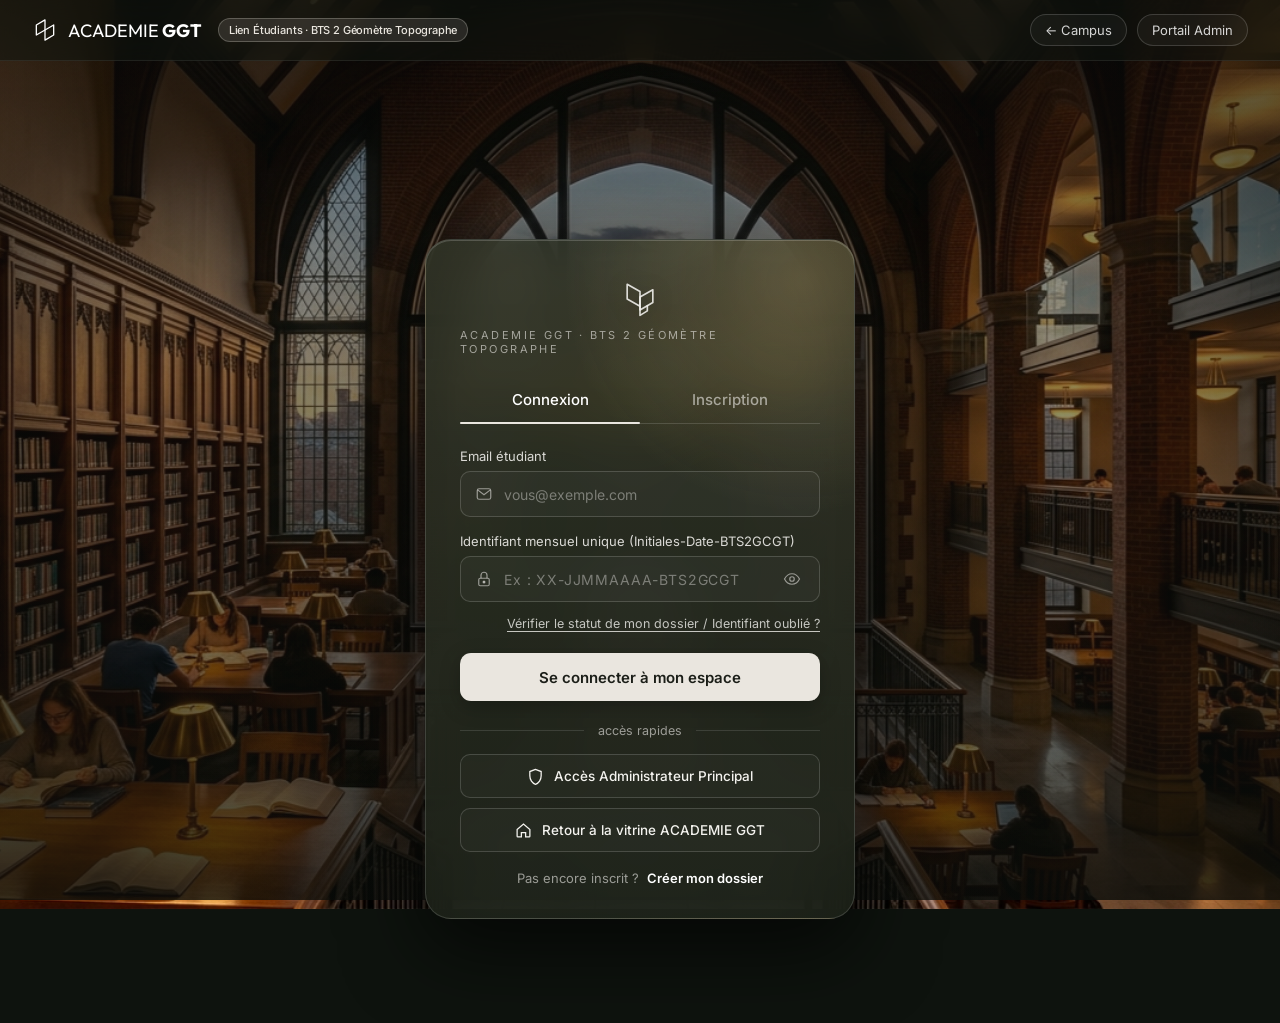
<file: etudiant.html>
<!DOCTYPE html>
<html lang="fr">
<head>
  <meta charset="UTF-8" />
  <meta name="viewport" content="width=device-width, initial-scale=1.0" />
  <title>ACADEMIE GGT — Espace Étudiant BTS 2 Génie Civil · Géomètre Topographe</title>
  <link rel="preconnect" href="https://fonts.googleapis.com" />
  <link rel="preconnect" href="https://fonts.gstatic.com" crossorigin />
  <link href="https://fonts.googleapis.com/css2?family=Outfit:wght@300;400;500;600;700;800&family=Inter:wght@400;500;600;700&display=swap" rel="stylesheet" />
  <link rel="stylesheet" href="portal.css?v=20261016_2" />
  <link rel="stylesheet" href="espace.css?v=1" />
</head>
<body class="student-page">

  <!-- Arrière-plan du PORTAIL D'INSCRIPTION (bibliothèque universitaire) — remplacé dans l'espace étudiant -->
  <div class="portal-bg" aria-hidden="true"></div>
  <div class="portal-bg-shade" aria-hidden="true"></div>

  <!-- Barre supérieure du portail d'inscription / connexion -->
  <header class="topbar">
    <a href="index.html" class="brand">
      <svg width="26" height="26" viewBox="0 0 36 36" fill="none" stroke="currentColor" stroke-width="1.8">
        <polygon points="18,4 6,11 6,25 18,18" stroke-linejoin="round"/>
        <polygon points="18,18 30,11 30,25 18,32" stroke-linejoin="round"/>
      </svg>
      <span>ACADEMIE <strong>GGT</strong></span>
      <span class="badge-pill">Lien Étudiants · BTS 2 Géomètre Topographe</span>
    </a>
    <div class="topbar-links">
      <a href="index.html" class="ghost-link">← Campus</a>
      <a href="admin.html" class="ghost-link">Portail Admin</a>
    </div>
  </header>

  <main class="portal-wrap">

    <!-- ═══════════════════════════════════════════════════════
         VUE 1 : CARTE VITRÉE — CONNEXION / INSCRIPTION
    ═══════════════════════════════════════════════════════ -->
    <section id="authView" class="glass-auth-stage">
      <div class="glass-card">

        <div class="glass-crest">
          <svg width="44" height="44" viewBox="0 0 48 48" fill="none" stroke="currentColor" stroke-width="1.8" stroke-linecap="round" stroke-linejoin="round">
            <polygon points="10,9 24,17 24,33 10,25"/>
            <polygon points="24,23 38,15 38,29 24,37"/>
            <polyline points="24,33 24,43 32,38 32,32.5"/>
          </svg>
          <span class="crest-caption">ACADEMIE GGT · BTS 2 GÉOMÈTRE TOPOGRAPHE</span>
        </div>

        <div class="glass-tabs" role="tablist">
          <button type="button" class="glass-tab active" id="tabLoginBtn" data-tab="login">Connexion</button>
          <button type="button" class="glass-tab" id="tabRegBtn" data-tab="register">Inscription</button>
        </div>

        <!-- CONNEXION PAR IDENTIFIANT UNIQUE -->
        <form id="loginForm" class="glass-form" novalidate>
          <div class="field-group">
            <label for="loginEmail" class="field-label">Email étudiant</label>
            <div class="field-box">
              <svg class="field-ico" width="18" height="18" viewBox="0 0 24 24" fill="none" stroke="currentColor" stroke-width="1.6">
                <rect x="3" y="5" width="18" height="14" rx="2.5"/>
                <path d="M3.5 6.5L12 13L20.5 6.5"/>
              </svg>
              <input type="email" id="loginEmail" placeholder="vous@exemple.com" autocomplete="email" required />
            </div>
          </div>

          <div class="field-group">
            <label for="studentCodeInput" class="field-label">Identifiant mensuel unique (Initiales-Date-BTS2GCGT)</label>
            <div class="field-box">
              <svg class="field-ico" width="18" height="18" viewBox="0 0 24 24" fill="none" stroke="currentColor" stroke-width="1.6">
                <rect x="5" y="11" width="14" height="10" rx="2"/>
                <path d="M8 11V7a4 4 0 0 1 8 0v4"/>
                <circle cx="12" cy="16" r="1.2" fill="currentColor"/>
              </svg>
              <input type="text" id="studentCodeInput" placeholder="Ex : XX-JJMMAAAA-BTS2GCGT" autocomplete="off" required style="letter-spacing:0.06em" />
              <button type="button" class="eye-btn" id="toggleStudentCode" aria-label="Afficher ou masquer l'identifiant">
                <svg width="18" height="18" viewBox="0 0 24 24" fill="none" stroke="currentColor" stroke-width="1.6">
                  <path d="M2 12s3.6-7 10-7 10 7 10 7-3.6 7-10 7-10-7-10-7Z"/>
                  <circle cx="12" cy="12" r="3"/>
                </svg>
              </button>
            </div>
          </div>

          <div class="field-aux-row">
            <button type="button" class="aux-link" id="forgotCodeBtn">Vérifier le statut de mon dossier / Identifiant oublié ?</button>
          </div>

          <button type="submit" class="btn-ivory">Se connecter à mon espace</button>
          <div id="loginMsg" class="alert-box" role="alert"></div>
        </form>

        <!-- NOUVELLE INSCRIPTION ÉTUDIANT -->
        <form id="registerForm" class="glass-form" style="display:none" novalidate>
          <div class="field-group">
            <label for="regName" class="field-label">Nom et Prénom(s)</label>
            <div class="field-box">
              <svg class="field-ico" width="18" height="18" viewBox="0 0 24 24" fill="none" stroke="currentColor" stroke-width="1.6">
                <circle cx="12" cy="8" r="4"/>
                <path d="M4 20c1.8-3.8 5-6 8-6s6.2 2.2 8 6"/>
              </svg>
              <input type="text" id="regName" placeholder="Nom et Prénom(s)" required />
            </div>
          </div>

          <div class="field-group">
            <label for="regEmail" class="field-label">Email</label>
            <div class="field-box">
              <svg class="field-ico" width="18" height="18" viewBox="0 0 24 24" fill="none" stroke="currentColor" stroke-width="1.6">
                <rect x="3" y="5" width="18" height="14" rx="2.5"/>
                <path d="M3.5 6.5L12 13L20.5 6.5"/>
              </svg>
              <input type="email" id="regEmail" placeholder="vous@exemple.com" required />
            </div>
          </div>

          <div class="field-group">
            <label for="regPhone" class="field-label">Téléphone / WhatsApp</label>
            <div class="field-box">
              <svg class="field-ico" width="18" height="18" viewBox="0 0 24 24" fill="none" stroke="currentColor" stroke-width="1.6">
                <rect x="6" y="2" width="12" height="20" rx="2.5"/>
                <circle cx="12" cy="18" r="1" fill="currentColor"/>
              </svg>
              <input type="tel" id="regPhone" placeholder="+225 07 00 00 00 00" />
            </div>
          </div>

          <div class="field-group">
            <label for="regFiliere" class="field-label">Filière</label>
            <div class="field-box">
              <svg class="field-ico" width="18" height="18" viewBox="0 0 24 24" fill="none" stroke="currentColor" stroke-width="1.6">
                <path d="M12 3L2 8l10 5 10-5-10-5Z"/>
                <path d="M6 10.5V16c0 2 2.7 3.5 6 3.5s6-1.5 6-3.5v-5.5"/>
              </svg>
              <input type="text" id="regFiliere" value="BTS 2 — Génie Civil option Géomètre Topographe" readonly style="cursor:default" />
            </div>
          </div>

          <div class="field-group">
            <label for="regEcole" class="field-label">École de provenance (Yamoussoukro)</label>
            <div class="field-box">
              <svg class="field-ico" width="18" height="18" viewBox="0 0 24 24" fill="none" stroke="currentColor" stroke-width="1.6">
                <path d="M3 21h18"/>
                <path d="M5 21V8l7-5 7 5v13"/>
                <path d="M9 21v-6h6v6"/>
              </svg>
              <select id="regEcole" required>
                <option value="">Sélectionnez votre école</option>
                <option value="INP-HB — École Supérieure des Travaux Publics (ESTP)">INP-HB — École Supérieure des Travaux Publics (ESTP)</option>
                <option value="ESBTP Yamoussoukro">ESBTP Yamoussoukro</option>
                <option value="EPI-YAKRO (École Polytechnique Internationale)">EPI-YAKRO (École Polytechnique Internationale)</option>
                <option value="ESETEC Yamoussoukro">ESETEC Yamoussoukro</option>
                <option value="2IFTP (Institut International de Formation Technique et Professionnelle)">2IFTP (Institut International de Formation Technique et Professionnelle)</option>
                <option value="Autre établissement de Yamoussoukro">Autre établissement de Yamoussoukro</option>
              </select>
            </div>
          </div>

          <button type="submit" class="btn-ivory">S'inscrire maintenant</button>
          <div id="regMsg" class="alert-box" role="alert"></div>
        </form>

        <div class="glass-divider">accès rapides</div>

        <div class="glass-alt-actions">
          <a href="admin.html" class="btn-outline-glass">
            <svg width="17" height="17" viewBox="0 0 24 24" fill="none" stroke="currentColor" stroke-width="1.8">
              <path d="M12 2L4 5v6c0 5.5 3.4 10.7 8 12 4.6-1.3 8-6.5 8-12V5l-8-3Z"/>
            </svg>
            Accès Administrateur Principal
          </a>
          <a href="index.html" class="btn-outline-glass">
            <svg width="17" height="17" viewBox="0 0 24 24" fill="none" stroke="currentColor" stroke-width="1.8">
              <path d="M3 10.5L12 3l9 7.5V20a1 1 0 0 1-1 1h-5v-6H9v6H4a1 1 0 0 1-1-1v-9.5Z"/>
            </svg>
            Retour à la vitrine ACADEMIE GGT
          </a>
        </div>

        <div class="glass-foot" id="glassFootSwitch">
          Pas encore inscrit ? <button type="button" id="bottomSwitchBtn">Créer mon dossier</button>
        </div>

      </div>
    </section>

    <!-- ═══════════════════════════════════════════════════════
         VUE 2 : ESPACE ÉTUDIANT « GÉOMÈTRE TOPOGRAPHE »
         Ouverture inspirée de téléchargement (15).jpg
    ═══════════════════════════════════════════════════════ -->
    <section id="studentWorkspace" class="space-root" style="display:none">

      <div class="space-bg" aria-hidden="true"></div>

      <header class="space-nav" id="spaceNav">
        <a href="index.html" class="space-brand">
          <svg width="26" height="26" viewBox="0 0 36 36" fill="none" stroke="currentColor" stroke-width="1.8">
            <polygon points="18,4 6,11 6,25 18,18" stroke-linejoin="round"/>
            <polygon points="18,18 30,11 30,25 18,32" stroke-linejoin="round"/>
          </svg>
          <span>ACADEMIE <strong>GGT</strong></span>
        </a>
        <nav class="space-nav-links">
          <a href="#secModules">Modules Topo</a>
          <a href="#secCoursPdf">Cours PDF</a>
          <a href="#secExosPdf">Corrigés PDF</a>
          <a href="#secForum">Forum</a>
          <a href="index.html">Accueil Site</a>
          <button id="logoutBtn" class="space-logout keep" type="button">Déconnexion</button>
        </nav>
      </header>

      <!-- Première d'ouverture : planète Géomètre Topographe (Hanergy style) -->
      <div class="space-hero" id="spaceHero">

        <div class="space-hero-top">
          <span class="space-cap">Espace Étudiant</span>
          <strong>ACADEMIE GGT · GÉOMÈTRE TOPOGRAPHE</strong>
          <i class="space-bar"></i>
        </div>

        <div class="space-hero-left">
          <h1>Mesurer la terre<br />pour <em>bâtir</em><br />le monde de demain</h1>
          <p>
            ACADEMIE GGT accompagne les étudiants de BTS 2 Génie Civil option Géomètre Topographe
            de Yamoussoukro : cours PDF, exercices corrigés et forum d'entraide, pensés pour le terrain
            et pour l'examen.
          </p>
          <div class="space-chip" id="spaceChip">
            <span class="chip-k">Étudiant actif</span>
            <span class="chip-name" id="stWelcomeName">Bienvenue</span>
            <span class="chip-school" id="stWelcomeMeta">—</span>
            <span class="chip-code" id="stCodeBadge">—</span>
            <span class="chip-valid" id="stValidUntil">Valable jusqu'au —</span>
          </div>
        </div>

        <div class="space-planet-wrap">
          <div class="space-planet">
            <svg class="space-orbit" viewBox="0 0 400 400" fill="none" aria-hidden="true">
              <circle cx="200" cy="200" r="196" stroke="#bfe6ff" stroke-width="0.8" stroke-dasharray="3 9"/>
              <circle cx="200" cy="4" r="3.5" fill="#bfe6ff"/>
            </svg>
            <svg class="space-orbit space-orbit-2" viewBox="0 0 400 400" fill="none" aria-hidden="true">
              <circle cx="200" cy="200" r="196" stroke="#bfe6ff" stroke-width="0.6" stroke-dasharray="1 12"/>
              <circle cx="396" cy="200" r="2.6" fill="#7dd3fc"/>
            </svg>
            <img src="images/planet-topo.jpg" alt="Planète du géomètre topographe avec courbes de niveau et tachéomètre" onerror="this.onerror=null;this.src='images/planet.jpg'" />
            <span class="space-glow"></span>
          </div>
        </div>

        <ul class="space-orbit-icons" aria-label="Accès directs aux sections">
          <li>
            <button type="button" class="space-ico" data-label="Modules Topo" data-target="secModules" aria-label="Modules Topographie">
              <svg viewBox="0 0 24 24" fill="none" stroke="currentColor" stroke-width="1.6" stroke-linecap="round" stroke-linejoin="round"><circle cx="12" cy="12" r="9"/><circle cx="12" cy="12" r="3"/><line x1="12" y1="3" x2="12" y2="6"/><line x1="12" y1="18" x2="12" y2="21"/></svg>
            </button>
          </li>
          <li>
            <button type="button" class="space-ico" data-label="Cours PDF" data-target="secCoursPdf" aria-label="Cours en PDF">
              <svg viewBox="0 0 24 24" fill="none" stroke="currentColor" stroke-width="1.6" stroke-linecap="round" stroke-linejoin="round"><path d="M14 2H6a2 2 0 0 0-2 2v16a2 2 0 0 0 2 2h12a2 2 0 0 0 2-2V8z"/><polyline points="14 2 14 8 20 8"/><line x1="8" y1="13" x2="16" y2="13"/><line x1="8" y1="17" x2="14" y2="17"/></svg>
            </button>
          </li>
          <li>
            <button type="button" class="space-ico" data-label="Exercices & Corrigés" data-target="secExosPdf" aria-label="Exercices et corrigés">
              <svg viewBox="0 0 24 24" fill="none" stroke="currentColor" stroke-width="1.6" stroke-linecap="round" stroke-linejoin="round"><path d="M9 11l3 3L22 4"/><path d="M21 12v7a2 2 0 0 1-2 2H5a2 2 0 0 1-2-2V5a2 2 0 0 1 2-2h11"/></svg>
            </button>
          </li>
          <li>
            <button type="button" class="space-ico" data-label="Forum d'entraide" data-target="secForum" aria-label="Forum d'entraide">
              <svg viewBox="0 0 24 24" fill="none" stroke="currentColor" stroke-width="1.6" stroke-linecap="round" stroke-linejoin="round"><path d="M21 15a2 2 0 0 1-2 2H7l-4 4V5a2 2 0 0 1 2-2h14a2 2 0 0 1 2 2z"/></svg>
            </button>
          </li>
        </ul>

        <div class="space-mist" aria-hidden="true"></div>
        <a href="#secModules" class="space-scroll" id="spaceScrollCue">
          Découvrir les modules
          <svg width="18" height="18" viewBox="0 0 24 24" fill="none" stroke="currentColor" stroke-width="2"><polyline points="6 9 12 15 18 9"/></svg>
        </a>
      </div>

      <!-- Contenu unifié sur une SEULE PAGE (sans onglets) avec animations dédiées -->
      <div class="space-content" id="spaceContent">

        <!-- ═══════════════════════════════════════════════════════
             SECTION 1 : TABLEAU DE BORD & MODULES DE TOPOGRAPHIE
        ═══════════════════════════════════════════════════════ -->
        <section class="ws-single-section sec-anim-modules" id="secModules">
          <div class="space-content-head">
            <span class="kicker">PARTIE 01 · VUE D'ENSEMBLE & SPÉCIALITÉS</span>
            <h2>Vos Modules de <b>Génie Civil · Géomètre Topographe</b></h2>
            <p class="ws-sec-desc">Explorez les 5 spécialités clés du programme de Yamoussoukro avec les fiches de cours et calculs associés.</p>
          </div>

          <div class="space-stats">
            <div class="space-stat"><span>Cours en PDF</span><strong id="stCountCours">0</strong></div>
            <div class="space-stat"><span>Exercices & corrigés</span><strong id="stCountExos">0</strong></div>
            <div class="space-stat"><span>Sujets du forum</span><strong id="stCountForum">0</strong></div>
            <div class="space-stat"><span>Accès mensuel restant</span><strong id="stDaysLeft">—<small>jours</small></strong></div>
          </div>

          <!-- Expanding Flex Cards des 5 modules -->
          <div class="exp-cards" id="portalExpCourses">

            <article class="exp-card is-active" tabindex="0" style="--bg: url('images/t-leve.jpg')">
              <div class="exp-card-shade"></div>
              <div class="exp-card-content">
                <div class="exp-icon" style="--ico-color:#0369a1">
                  <svg width="20" height="20" viewBox="0 0 24 24" fill="none" stroke="currentColor" stroke-width="2"><circle cx="12" cy="12" r="9"/><line x1="12" y1="3" x2="12" y2="21"/><line x1="3" y1="12" x2="21" y2="12"/></svg>
                </div>
                <div class="exp-info">
                  <span class="exp-tag">Spécialité 01 — Terrain</span>
                  <h3 class="exp-title">Levés au tachéomètre & Polygonation</h3>
                  <p class="exp-sub">Mise en station, rayonnement, cheminements polygonaux encadrés et nivellement direct.</p>
                  <div class="exp-actions">
                    <a href="uploads/pdfs/Cours_Topographie_Generale_Leves_BTS2_GCGT.pdf" target="_blank" rel="noopener" class="exp-pill-btn primary">Ouvrir le Cours PDF</a>
                    <a href="uploads/pdfs/Exercices_Corriges_Cheminements_BTS2_GCGT.pdf" target="_blank" rel="noopener" class="exp-pill-btn">Exercices & Corrigé</a>
                  </div>
                </div>
              </div>
            </article>

            <article class="exp-card" tabindex="0" style="--bg: url('images/t-calcul.jpg')">
              <div class="exp-card-shade"></div>
              <div class="exp-card-content">
                <div class="exp-icon" style="--ico-color:#0f766e">
                  <svg width="20" height="20" viewBox="0 0 24 24" fill="none" stroke="currentColor" stroke-width="2"><rect x="4" y="2" width="16" height="20" rx="2"/><line x1="8" y1="6" x2="16" y2="6"/><line x1="8" y1="11" x2="8.01" y2="11"/><line x1="12" y1="11" x2="12.01" y2="11"/><line x1="16" y1="11" x2="16.01" y2="11"/><line x1="8" y1="16" x2="8.01" y2="16"/><line x1="12" y1="16" x2="16" y2="16"/></svg>
                </div>
                <div class="exp-info">
                  <span class="exp-tag">Spécialité 02 — Calculs</span>
                  <h3 class="exp-title">Gisements, Relèvements & Compensation</h3>
                  <p class="exp-sub">Fermeture angulaire, calculs de coordonnées (X, Y), relèvement de Hansen et formule de Gauss.</p>
                  <div class="exp-actions">
                    <a href="uploads/pdfs/Exercices_Corriges_Cheminements_BTS2_GCGT.pdf" target="_blank" rel="noopener" class="exp-pill-btn primary">Exercices & Corrigé PDF</a>
                  </div>
                </div>
              </div>
            </article>

            <article class="exp-card" tabindex="0" style="--bg: url('images/t-gnss.jpg')">
              <div class="exp-card-shade"></div>
              <div class="exp-card-content">
                <div class="exp-icon" style="--ico-color:#1d4ed8">
                  <svg width="20" height="20" viewBox="0 0 24 24" fill="none" stroke="currentColor" stroke-width="2"><circle cx="12" cy="12" r="10"/><path d="M2 12h20"/><path d="M12 2a15 15 0 0 1 0 20 15 15 0 0 1 0-20z"/></svg>
                </div>
                <div class="exp-info">
                  <span class="exp-tag">Spécialité 03 — Satellites</span>
                  <h3 class="exp-title">GNSS, Géodésie & WGS84 / UTM 30N</h3>
                  <p class="exp-sub">Positionnement différentiel RTK, pivot/mobile, ellipsoïde et projection UTM 30 Nord Côte d'Ivoire.</p>
                  <div class="exp-actions">
                    <a href="uploads/pdfs/Cours_GNSS_Geodesie_BTS2_GCGT.pdf" target="_blank" rel="noopener" class="exp-pill-btn primary">Ouvrir le Cours PDF</a>
                  </div>
                </div>
              </div>
            </article>

            <article class="exp-card" tabindex="0" style="--bg: url('images/t-foncier.jpg')">
              <div class="exp-card-shade"></div>
              <div class="exp-card-content">
                <div class="exp-icon" style="--ico-color:#b45309">
                  <svg width="20" height="20" viewBox="0 0 24 24" fill="none" stroke="currentColor" stroke-width="2"><path d="M3 6l6-3 6 3 6-3v15l-6 3-6-3-6 3z"/><line x1="9" y1="3" x2="9" y2="18"/><line x1="15" y1="6" x2="15" y2="21"/></svg>
                </div>
                <div class="exp-info">
                  <span class="exp-tag">Spécialité 04 — Cadastre</span>
                  <h3 class="exp-title">Bornage, Foncier & Procédure ACD</h3>
                  <p class="exp-sub">Bornage contradictoire, morcellement, lotissements et constitution du dossier technique.</p>
                  <div class="exp-actions">
                    <a href="uploads/pdfs/Sujet_Corrige_Bornage_Foncier_BTS2_GCGT.pdf" target="_blank" rel="noopener" class="exp-pill-btn primary">Ouvrir le Sujet & Corrigé PDF</a>
                  </div>
                </div>
              </div>
            </article>

            <article class="exp-card" tabindex="0" style="--bg: url('images/t-dao.jpg')">
              <div class="exp-card-shade"></div>
              <div class="exp-card-content">
                <div class="exp-icon" style="--ico-color:#7c3aed">
                  <svg width="20" height="20" viewBox="0 0 24 24" fill="none" stroke="currentColor" stroke-width="2"><rect x="2" y="3" width="20" height="14" rx="2"/><line x1="8" y1="21" x2="16" y2="21"/><line x1="12" y1="17" x2="12" y2="21"/></svg>
                </div>
                <div class="exp-info">
                  <span class="exp-tag">Spécialité 05 — DAO & VRD</span>
                  <h3 class="exp-title">DAO Covadis, MNT 3D & Voiries (VRD)</h3>
                  <p class="exp-sub">Semis de points, courbes de niveau, profils en long/travers et calculs de cubatures.</p>
                  <div class="exp-actions">
                    <a href="uploads/pdfs/Cours_DAO_VRD_Implantation_BTS2_GCGT.pdf" target="_blank" rel="noopener" class="exp-pill-btn primary">Ouvrir le Cours PDF</a>
                  </div>
                </div>
              </div>
            </article>

          </div>
        </section>

        <!-- ═══════════════════════════════════════════════════════
             SECTION 2 : TOUS LES COURS EN FORMAT PDF
        ═══════════════════════════════════════════════════════ -->
        <section class="ws-single-section sec-anim-cours" id="secCoursPdf">
          <div class="space-content-head">
            <span class="kicker">PARTIE 02 · BIBLIOTHÈQUE OFFICIELLE</span>
            <h2>Cours Théoriques & Méthodologiques <b>en Format PDF</b></h2>
            <p class="ws-sec-desc">Téléchargez et consultez directement tous vos polycopiés de cours rédigés pour le BTS 2 Géomètre Topographe.</p>
          </div>

          <div id="coursGrid" class="pdf-grid"></div>
        </section>

        <!-- ═══════════════════════════════════════════════════════
             SECTION 3 : EXERCICES & SUJETS TYPES CORRIGÉS PDF
        ═══════════════════════════════════════════════════════ -->
        <section class="ws-single-section sec-anim-exos" id="secExosPdf">
          <div class="space-content-head">
            <span class="kicker">PARTIE 03 · ENTRAÎNEMENT & CORRIGÉS</span>
            <h2>Exercices & Sujets Types d'Examen <b>Intégralement Corrigés</b></h2>
            <p class="ws-sec-desc">Fiches de travaux dirigés, calculs pas à pas et annales d'examens nationaux BTS décortiqués pour vous entraîner.</p>
          </div>

          <div id="exosGrid" class="pdf-grid"></div>
        </section>

        <!-- ═══════════════════════════════════════════════════════
             SECTION 4 : FORUM D'ENTRAIDE ACADÉMIQUE
        ═══════════════════════════════════════════════════════ -->
        <section class="ws-single-section sec-anim-forum" id="secForum">
          <div class="space-content-head">
            <span class="kicker">PARTIE 04 · COMMUNAUTÉ DE YAMOUSSOUKRO</span>
            <h2>Forum d'Entraide & Questions <b>au Professeur Coordinateur</b></h2>
            <p class="ws-sec-desc">Posez vos questions sur les calculs topométriques ou le foncier, échangez avec les étudiants de l'INP-HB, ESBTP, EPI-YAKRO, ESETEC et 2IFTP.</p>
          </div>

          <div class="forum-layout">
            <form id="newPostForm" class="forum-compose">
              <h3>Poser une question sur un cours ou un exercice</h3>
              <input type="text" id="postTitle" placeholder="Sujet (ex : Erreur de fermeture angulaire sur cheminement encadré)" required />
              <textarea id="postContent" rows="4" placeholder="Décrivez votre question ou votre démarche de calcul pour recevoir une explication détaillée..." required></textarea>
              <button type="submit" class="btn-primary">Publier la question sur le forum</button>
            </form>
            <div id="forumList" class="forum-list"></div>
          </div>
        </section>

      </div>
    </section>

  </main>

  <script src="ggt-data.js?v=20261026_2"></script>
  <script>
    const API = location.protocol === 'file:' ? 'http://localhost:5000' : '';
    const CODE_KEY = 'ggt_prod_student_code_v1';
    try { localStorage.removeItem('ggt_student_code_v3'); } catch (_) {}
    let currentCode = localStorage.getItem(CODE_KEY) || '';
    let currentStudent = null;
    let allResources = [];
    let forumCache = [];

    const esc = (v) => String(v ?? '').replace(/[&<>"']/g, c => ({ '&': '&amp;', '<': '&lt;', '>': '&gt;', '"': '&quot;', "'": '&#39;' }[c]));
    const getLocalStore = () => GGT.load();
    const saveLocalStore = (db) => GGT.save(db);

    function parseFR(d) {
      if (!d) return null;
      const m = String(d).match(/(\d{2})\/(\d{2})\/(\d{4})/);
      if (m) return new Date(+m[3], +m[2] - 1, +m[1]);
      const t = new Date(d);
      return isNaN(t) ? null : t;
    }

    /* ───────── Onglets Connexion / Inscription ───────── */
    const tabLoginBtn = document.getElementById('tabLoginBtn');
    const tabRegBtn = document.getElementById('tabRegBtn');
    const loginForm = document.getElementById('loginForm');
    const registerForm = document.getElementById('registerForm');
    const glassFootSwitch = document.getElementById('glassFootSwitch');

    function setAuthTab(mode) {
      const isLogin = mode === 'login';
      tabLoginBtn.classList.toggle('active', isLogin);
      tabRegBtn.classList.toggle('active', !isLogin);
      loginForm.style.display = isLogin ? 'flex' : 'none';
      registerForm.style.display = isLogin ? 'none' : 'flex';
      glassFootSwitch.innerHTML = isLogin
        ? 'Pas encore inscrit ? <button type="button" id="bottomSwitchBtn">Créer mon dossier</button>'
        : 'Vous avez déjà votre identifiant ? <button type="button" id="bottomSwitchBtn">Se connecter</button>';
      document.getElementById('bottomSwitchBtn').addEventListener('click', () => setAuthTab(isLogin ? 'register' : 'login'));
    }
    tabLoginBtn.addEventListener('click', () => setAuthTab('login'));
    tabRegBtn.addEventListener('click', () => setAuthTab('register'));
    document.getElementById('bottomSwitchBtn').addEventListener('click', () => setAuthTab('register'));

    document.getElementById('toggleStudentCode').addEventListener('click', () => {
      const inp = document.getElementById('studentCodeInput');
      inp.type = inp.type === 'password' ? 'text' : 'password';
    });

    /* ───────── Vérification de dossier / Demande de renouvellement ───────── */
    document.getElementById('forgotCodeBtn').addEventListener('click', async () => {
      const email = document.getElementById('loginEmail').value.trim().toLowerCase();
      const msg = document.getElementById('loginMsg');
      if (!email || !email.includes('@')) {
        msg.className = 'alert-box err';
        msg.textContent = 'Veuillez saisir votre adresse email étudiant ci-dessus pour vérifier le statut de votre dossier.';
        document.getElementById('loginEmail').focus();
        return;
      }

      msg.className = 'alert-box';
      msg.textContent = 'Recherche de votre dossier étudiant...';

      let studentRecord = null;
      try {
        const res = await fetch(API + '/api/student/check-email', {
          method: 'POST',
          headers: { 'Content-Type': 'application/json' },
          body: JSON.stringify({ email })
        });
        const data = await res.json();
        if (res.ok && data.found) {
          studentRecord = data.student;
        }
      } catch (_) {}

      if (!studentRecord) {
        const db = getLocalStore();
        studentRecord = (db.students || []).find(s => (s.email || '').toLowerCase() === email) || null;
      }

      if (!studentRecord) {
        msg.className = 'alert-box err';
        msg.innerHTML = `Aucun dossier trouvé pour <strong>${esc(email)}</strong>. Passez à l'onglet <strong>Inscription</strong> pour enregistrer votre demande d'accès.`;
        return;
      }

      if (studentRecord.status === 'active' && studentRecord.student_code) {
        document.getElementById('studentCodeInput').value = studentRecord.student_code;
        msg.className = 'alert-box ok';
        msg.innerHTML = `<strong>✓ Dossier actif (${esc(studentRecord.full_name)})</strong><br>Votre identifiant mensuel est : <code>${esc(studentRecord.student_code)}</code> (valable jusqu'au ${esc(studentRecord.valid_until || '—')}). Cliquez sur <strong>Se connecter à mon espace</strong>.`;
      } else if (studentRecord.status === 'pending') {
        msg.className = 'alert-box ok';
        msg.innerHTML = `<strong>⏳ Dossier en attente de validation</strong> (${esc(studentRecord.full_name)}).<br>L'administrateur principal a bien reçu votre inscription et va générer votre identifiant mensuel.`;
      } else {
        msg.className = 'alert-box err';
        msg.innerHTML = `<strong>Identifiant mensuel expiré</strong> (${esc(studentRecord.full_name)}).<br><button type="button" id="reqRenewBtn" style="margin-top:8px;padding:6px 12px;border-radius:8px;border:1px solid rgba(255,255,255,0.35);background:rgba(255,255,255,0.14);color:#fff;cursor:pointer;font-weight:600">Demander le renouvellement à l'Administrateur</button>`;
        document.getElementById('reqRenewBtn')?.addEventListener('click', async () => {
          const subject = `Demande de renouvellement — ${studentRecord.full_name} (${studentRecord.ecole || 'BTS 2 GC-GT'})`;
          const body = `L'étudiant(e) ${studentRecord.full_name} (${studentRecord.email}) sollicite le renouvellement de son identifiant mensuel (${studentRecord.student_code || 'expiré'}).`;
          try {
            await fetch(API + '/api/contact', {
              method: 'POST',
              headers: { 'Content-Type': 'application/json' },
              body: JSON.stringify({ sender_name: studentRecord.full_name, sender_email: studentRecord.email, subject, body })
            });
          } catch (_) {}
          GGT.pushMail({ from: `${studentRecord.full_name} (${studentRecord.email})`, subject, body });
          msg.className = 'alert-box ok';
          msg.innerHTML = `<strong>✓ Demande transmise !</strong> L'administrateur principal a reçu votre demande de renouvellement dans sa messagerie.`;
        });
      }
    });

    const params = new URLSearchParams(location.search);
    if (location.hash === '#register' || params.get('tab') === 'register') setAuthTab('register');
    if (params.get('email')) {
      document.getElementById('regEmail').value = params.get('email');
      setAuthTab('register');
    }

    /* ───────── Inscription ───────── */
    registerForm.addEventListener('submit', async (e) => {
      e.preventDefault();
      const msg = document.getElementById('regMsg');
      msg.className = 'alert-box';
      msg.textContent = 'Enregistrement en cours...';
      const payload = {
        full_name: document.getElementById('regName').value.trim(),
        email: document.getElementById('regEmail').value.trim().toLowerCase(),
        phone: document.getElementById('regPhone').value.trim(),
        classe: GGT.FILIERE_CODE,
        ecole: document.getElementById('regEcole').value.trim()
      };
      if (!payload.full_name || !payload.email || !payload.ecole) {
        msg.className = 'alert-box err';
        msg.textContent = 'Veuillez renseigner votre nom, votre email et votre école de provenance à Yamoussoukro.';
        return;
      }

      // Toujours synchroniser le stockage local de production (étudiants + boîte de réception Admin)
      const localReg = GGT.registerStudent(payload);

      try {
        const res = await fetch(API + '/api/register', {
          method: 'POST',
          headers: { 'Content-Type': 'application/json' },
          body: JSON.stringify(payload)
        });
        const data = await res.json();
        if (!res.ok) throw new Error(data.error || "Erreur lors de l'inscription");
        msg.className = 'alert-box ok';
        msg.innerHTML = `<strong>✓ ${esc(data.message)}</strong><br><small>Format prévu de votre identifiant : <code>${esc(data.preview_format)}</code></small>`;
        e.target.reset();
      } catch (err) {
        if (!localReg.ok) {
          msg.className = 'alert-box err';
          msg.textContent = localReg.error;
          return;
        }
        msg.className = 'alert-box ok';
        msg.innerHTML = `<strong>✓ Inscription enregistrée !</strong> Votre demande a été transmise à l'administrateur principal pour validation.<br><small>Format prévu de votre identifiant : <code>${esc(localReg.preview)}</code></small>`;
        e.target.reset();
      }
    });

    /* ───────── Connexion ───────── */
    loginForm.addEventListener('submit', async (e) => {
      e.preventDefault();
      const code = document.getElementById('studentCodeInput').value.trim().toUpperCase();
      const email = document.getElementById('loginEmail').value.trim().toLowerCase();
      const msg = document.getElementById('loginMsg');
      if (!code) {
        msg.className = 'alert-box err';
        msg.textContent = 'Veuillez saisir votre identifiant mensuel unique.';
        return;
      }
      msg.className = 'alert-box';
      msg.textContent = 'Vérification de votre identifiant mensuel...';
      try {
        const res = await fetch(API + '/api/student/login', {
          method: 'POST',
          headers: { 'Content-Type': 'application/json' },
          body: JSON.stringify({ student_code: code, email })
        });
        const data = await res.json();
        if (!res.ok) {
          const err = new Error(data.error || 'Connexion refusée');
          err.fromServer = true;
          throw err;
        }
        currentCode = code;
        localStorage.setItem(CODE_KEY, code);
        await loadPortal();
      } catch (err) {
        const db = getLocalStore();
        const found = (db.students || []).find(s => (s.student_code || '').toUpperCase() === code);
        if (!found) {
          msg.className = 'alert-box err';
          msg.textContent = err.fromServer
            ? err.message
            : "Identifiant introuvable. Vérifiez votre saisie ou assurez-vous que l'administrateur a validé votre inscription.";
          return;
        }
        if (email && found.email && found.email.toLowerCase() !== email) {
          msg.className = 'alert-box err';
          msg.textContent = "L'adresse email saisie ne correspond pas à cet identifiant mensuel.";
          return;
        }
        if (found.status !== 'active') {
          msg.className = 'alert-box err';
          msg.textContent = "Votre identifiant mensuel n'est pas actif (en attente ou expiré). Contactez l'administrateur principal.";
          return;
        }
        currentCode = code;
        localStorage.setItem(CODE_KEY, code);
        await loadPortal();
      }
    });

    /* ───────── Chargement de l'espace ───────── */
    async function loadPortal() {
      if (!currentCode) return;
      try {
        const res = await fetch(API + '/api/student/portal', { headers: { 'X-Student-Code': currentCode } });
        const data = await res.json();
        if (!res.ok) throw new Error(data.error || 'Session expirée');
        currentStudent = data.student;
        allResources = (data.resources || []).map(r => ({
          ...r, url: r.url && r.url.startsWith('/') ? r.url.slice(1) : r.url
        }));
        openWorkspaceUI(data.forum || []);
      } catch (e) {
        const db = getLocalStore();
        const found = db.students.find(s => (s.student_code || '').toUpperCase() === currentCode.toUpperCase());
        if (!found || found.status !== 'active') {
          localStorage.removeItem(CODE_KEY);
          currentCode = '';
          return;
        }
        currentStudent = found;
        allResources = db.resources || [];
        openWorkspaceUI(db.forum || []);
      }
    }

    function openWorkspaceUI(forumPosts) {
      document.body.classList.add('space-active');
      document.getElementById('authView').style.display = 'none';
      document.getElementById('studentWorkspace').style.display = 'block';
      window.scrollTo(0, 0);

      document.getElementById('stWelcomeName').textContent = `Bienvenue, ${currentStudent.full_name}`;
      document.getElementById('stWelcomeMeta').textContent =
        `${currentStudent.ecole ? currentStudent.ecole + ' · ' : ''}${GGT.FILIERE_LABEL}`;
      document.getElementById('stCodeBadge').textContent = currentStudent.student_code;
      document.getElementById('stValidUntil').textContent = `Valable 1 mois — expire le ${currentStudent.valid_until || '—'}`;

      const until = parseFR(currentStudent.valid_until);
      const days = until ? Math.max(0, Math.ceil((until - new Date()) / 86400000)) : null;
      document.getElementById('stDaysLeft').innerHTML = days === null ? '—' : `${days}<small>jours</small>`;

      forumCache = forumPosts;
      renderResources();
      renderForum(forumPosts);
      document.getElementById('stCountForum').textContent = forumPosts.length;

      const q = params.get('forum_q');
      if (q) {
        scrollToSection('secForum');
        document.getElementById('postTitle').value = q;
      }
    }

    function renderResources() {
      const cours = allResources.filter(r => r.category === 'cours');
      const exos = allResources.filter(r => r.category === 'exercice_corrige');
      document.getElementById('stCountCours').textContent = cours.length;
      document.getElementById('stCountExos').textContent = exos.length;

      const cardHTML = (r, badge) => `
        <article class="pdf-card">
          <div class="pdf-top">
            <span class="pdf-tag">${esc(r.subject || 'Géomètre Topographe')}</span>
            <span class="pdf-type">${badge}</span>
          </div>
          <h3>${esc(r.title)}</h3>
          <p class="pdf-sub">${esc(GGT.FILIERE_LABEL)} · Publié le ${esc(r.created_at)}</p>
          <div class="pdf-actions">
            <a href="${esc(r.url)}" target="_blank" rel="noopener" class="btn-primary-sm">Ouvrir le PDF</a>
            <a href="${esc(r.url)}" download class="btn-ghost-sm">Télécharger</a>
          </div>
        </article>`;

      document.getElementById('coursGrid').innerHTML =
        cours.map(r => cardHTML(r, 'COURS PDF')).join('') || '<p class="empty">Aucun cours PDF pour le moment.</p>';
      document.getElementById('exosGrid').innerHTML =
        exos.map(r => cardHTML(r, 'EXERCICE & CORRIGÉ PDF')).join('') || '<p class="empty">Aucun exercice ou corrigé PDF pour le moment.</p>';
    }

    /* ───────── Forum ───────── */
    function renderForum(posts) {
      const wrap = document.getElementById('forumList');
      wrap.innerHTML = posts.map(p => `
        <article class="forum-post">
          <div class="post-head">
            <span class="post-author ${p.author_role === 'admin' ? 'is-admin' : ''}">${esc(p.author_name)}</span>
            <span class="post-class">${esc(p.author_classe)}</span>
            <span class="post-date">${esc(p.created_at)}</span>
          </div>
          <h4>${esc(p.title)}</h4>
          <p class="post-body">${esc(p.content)}</p>
          <div class="replies-list">
            ${(p.replies || []).map(rep => `
              <div class="reply-item">
                <strong>${esc(rep.author_name)} <em>(${esc(rep.author_classe)})</em> :</strong>
                <span>${esc(rep.content)}</span>
                <small>${esc(rep.created_at)}</small>
              </div>`).join('')}
          </div>
          <form class="reply-form" data-post="${esc(p.id)}">
            <input type="text" placeholder="Répondre à cette question..." required />
            <button type="submit" class="btn-primary-sm">Répondre</button>
          </form>
        </article>`).join('') || '<p class="empty">Aucun sujet pour le moment. Soyez le premier à poser une question.</p>';

      wrap.querySelectorAll('.reply-form').forEach(f => {
        f.addEventListener('submit', async (e) => {
          e.preventDefault();
          const inp = f.querySelector('input');
          const content = inp.value.trim();
          if (!content) return;
          try {
            const res = await fetch(`${API}/api/forum/posts/${f.dataset.post}/replies`, {
              method: 'POST',
              headers: { 'Content-Type': 'application/json', 'X-Student-Code': currentCode },
              body: JSON.stringify({ content })
            });
            if (!res.ok) throw new Error();
          } catch (err) {
            const db = getLocalStore();
            const post = db.forum.find(x => String(x.id) === String(f.dataset.post));
            if (post) {
              post.replies = post.replies || [];
              post.replies.push({
                id: Date.now(), author_name: currentStudent.full_name, author_classe: currentStudent.classe,
                author_role: 'etudiant', content, created_at: new Date().toLocaleDateString('fr-FR')
              });
              saveLocalStore(db);
            }
          }
          loadPortal();
        });
      });
    }

    document.getElementById('newPostForm').addEventListener('submit', async (e) => {
      e.preventDefault();
      const title = document.getElementById('postTitle').value.trim();
      const content = document.getElementById('postContent').value.trim();
      if (!title || !content) return;
      try {
        const res = await fetch(API + '/api/forum/posts', {
          method: 'POST',
          headers: { 'Content-Type': 'application/json', 'X-Student-Code': currentCode },
          body: JSON.stringify({ title, content })
        });
        if (!res.ok) throw new Error();
      } catch (err) {
        const db = getLocalStore();
        db.forum.unshift({
          id: Date.now(), author_name: currentStudent.full_name, author_classe: currentStudent.classe,
          author_role: 'etudiant', title, content, created_at: new Date().toLocaleDateString('fr-FR'), replies: []
        });
        saveLocalStore(db);
      }
      e.target.reset();
      await loadPortal();
      scrollToSection('secForum');
    });

    /* ───────── Navigation interne & Défilement Fluide (Sans onglets) ───────── */
    function scrollToSection(id) {
      const el = document.getElementById(id);
      if (el) {
        const offset = 80;
        const bodyRect = document.body.getBoundingClientRect().top;
        const elementRect = el.getBoundingClientRect().top;
        const elementPosition = elementRect - bodyRect;
        const offsetPosition = elementPosition - offset;
        window.scrollTo({
          top: offsetPosition,
          behavior: 'smooth'
        });
      }
    }

    // Gestionnaires de clic pour tous les liens d'ancrage et boutons d'orbite
    document.querySelectorAll('.space-nav-links a[href^="#"], .space-orbit-icons [data-target], [data-go]').forEach(btn => {
      btn.addEventListener('click', (e) => {
        const href = btn.getAttribute('href');
        const targetId = btn.dataset.target || btn.dataset.go || (href && href.startsWith('#') ? href.slice(1) : null);
        if (targetId && document.getElementById(targetId)) {
          e.preventDefault();
          scrollToSection(targetId);
        }
      });
    });

    document.getElementById('spaceScrollCue')?.addEventListener('click', (e) => {
      e.preventDefault();
      scrollToSection('secModules');
    });
    document.getElementById('icoMyId')?.addEventListener('click', () => {
      window.scrollTo({ top: 0, behavior: 'smooth' });
      const chip = document.getElementById('spaceChip');
      chip?.animate(
        [{ boxShadow: '0 0 0 0 rgba(125,211,252,.8)' }, { boxShadow: '0 0 0 22px rgba(125,211,252,0)' }],
        { duration: 1100, iterations: 2 }
      );
    });

    // Accordéon Expanding Flex Cards
    document.querySelectorAll('#portalExpCourses .exp-card').forEach(card => {
      const activate = () => document.querySelectorAll('#portalExpCourses .exp-card').forEach(c => c.classList.toggle('is-active', c === card));
      card.addEventListener('click', (e) => { if (!e.target.closest('a')) activate(); });
      card.addEventListener('keydown', (e) => {
        if ((e.key === 'Enter' || e.key === ' ') && !e.target.closest('a')) { e.preventDefault(); activate(); }
      });
    });

    // Barre de navigation : fond au défilement
    const spaceNav = document.getElementById('spaceNav');
    window.addEventListener('scroll', () => spaceNav.classList.toggle('scrolled', window.scrollY > 40), { passive: true });

    document.getElementById('logoutBtn').addEventListener('click', () => {
      localStorage.removeItem(CODE_KEY);
      document.body.classList.remove('space-active');
      location.reload();
    });

    if (currentCode) loadPortal();
  </script>
</body>
</html>
</file>
<file: style.css>
/* ═══════════════════════════════════════════════════════════════
   CampusPlus — Feuille de styles
   Reproduction fidèle de la maquette « CampusPlus _ l'avenir sur le terrain »
   ═══════════════════════════════════════════════════════════════ */

*, *::before, *::after { box-sizing: border-box; margin: 0; padding: 0; }

:root {
  --dark:    #101820;
  --metal:   #454E53;
  --copper:  #A66A4A;
  --sky:     #6CB4E5;
  --green:   #6F9450;
  --white:   #FFFFFF;
  --navy:    #071C32;
  --grey:    #465665;

  --ff-title: 'Outfit', 'Inter', sans-serif;
  --ff-body:  'Outfit', 'Inter', sans-serif;

  --ease: cubic-bezier(0.22, 1, 0.36, 1);

  /* Épaisseurs du cadre (desktop) */
  --bezel-top:    clamp(14px, 2.6vw, 38px);
  --bezel-side:   clamp(14px, 2.9vw, 46px);
  --bezel-bottom: clamp(22px, 4.6vw, 66px);
  --radius-out:   clamp(28px, 6vw, 96px);
  --radius-in:    clamp(20px, 4.4vw, 72px);
}

html { scroll-behavior: smooth; }
body {
  font-family: var(--ff-body);
  background: #07090b;
  color: var(--white);
  overflow-x: hidden;
  -webkit-font-smoothing: antialiased;
}
.sr-only { position:absolute; width:1px; height:1px; overflow:hidden; clip:rect(0 0 0 0); white-space:nowrap; }

/* ═══════════════════════════════════════════════════════════════
   HERO — cadre panoramique
   ═══════════════════════════════════════════════════════════════ */
.hero {
  position: relative;
  height: 100vh;
  height: 100svh;
  min-height: 560px;
  background:
    radial-gradient(120% 90% at 50% 40%, #1a1d20 0%, #0a0c0e 60%, #050607 100%);
  overflow: hidden;
  isolation: isolate;
}

/* Sièges en cuir cuivré visibles aux coins inférieurs (comme sur la maquette) */
.hero::before,
.hero::after {
  content: '';
  position: absolute;
  bottom: -6%;
  width: clamp(40px, 6vw, 110px);
  height: 42%;
  z-index: 5;
  pointer-events: none;
  background:
    radial-gradient(120% 70% at 30% 20%, #b0704a 0%, #8a4c2e 40%, #4a2414 80%, #2a140a 100%);
  box-shadow: inset -6px 0 14px rgba(0,0,0,.55), 0 0 30px rgba(0,0,0,.6);
  opacity: 0;
  animation: seatIn 1.1s var(--ease) .5s forwards;
}
.hero::before { left: -2.2%;  border-radius: 0 90% 0 0 / 0 40% 0 0; transform-origin: left bottom; }
.hero::after  { right: -2.2%; border-radius: 90% 0 0 0 / 40% 0 0 0; transform-origin: right bottom;
  background: radial-gradient(120% 70% at 70% 20%, #b0704a 0%, #8a4c2e 40%, #4a2414 80%, #2a140a 100%);
  box-shadow: inset 6px 0 14px rgba(0,0,0,.55), 0 0 30px rgba(0,0,0,.6); }

/* Couche 1 — lunette extérieure sombre et épaisse */
.frame-bezel {
  position: absolute;
  inset: 0;
  padding: var(--bezel-top) var(--bezel-side) var(--bezel-bottom);
  border-radius: 0;
  background:
    /* reflet supérieur */
    linear-gradient(180deg, rgba(255,255,255,.06) 0%, transparent 18%),
    /* reflets cuivrés latéraux discrets */
    linear-gradient(90deg, rgba(166,106,74,.16) 0%, transparent 6%, transparent 94%, rgba(166,106,74,.16) 100%),
    linear-gradient(180deg, #24292d 0%, #15191c 45%, #0e1113 80%, #1b1f22 100%);
  opacity: 0;
  transform: scale(1.04);
  animation: frameIn .9s var(--ease) .05s forwards;
}

/* Couche 2 — anneau métallique (fin liseré argenté + ombre portée vers l'intérieur) */
.frame-ring {
  position: relative;
  width: 100%;
  height: 100%;
  padding: clamp(3px, .35vw, 6px);
  border-radius: var(--radius-out);
  background:
    linear-gradient(180deg,
      #8d959b 0%, #4c5459 12%, #2b3135 50%, #3c4348 85%, #7a7f82 100%);
  box-shadow:
    0 0 0 1px rgba(0,0,0,.85),
    0 0 0 clamp(4px,.6vw,9px) #1a1e21,
    0 0 0 calc(clamp(4px,.6vw,9px) + 1px) rgba(255,255,255,.07),
    0 18px 50px rgba(0,0,0,.75);
}
/* reflet en arc sur l'anneau */
.frame-ring::after {
  content: '';
  position: absolute;
  inset: 0;
  border-radius: inherit;
  background: linear-gradient(115deg, transparent 30%, rgba(255,255,255,.22) 45%, transparent 55%);
  background-size: 250% 100%;
  background-position: 120% 0;
  mix-blend-mode: overlay;
  pointer-events: none;
  animation: sheen 2.2s var(--ease) 1s forwards;
}

/* Couche 3 — fenêtre qui contient la photo */
.frame-viewport {
  position: relative;
  width: 100%;
  height: 100%;
  border-radius: var(--radius-in);
  overflow: hidden;
  background: #6cb4e5;
  isolation: isolate;
}
/* ombre interne (profondeur) au-dessus de la photo */
.frame-viewport::after {
  content: '';
  position: absolute;
  inset: 0;
  border-radius: inherit;
  box-shadow:
    inset 0 0 0 1px rgba(0,0,0,.6),
    inset 0 6px 18px rgba(0,0,0,.45),
    inset 0 -8px 22px rgba(0,0,0,.35);
  pointer-events: none;
  z-index: 4;
}

/* Photo du campus */
.campus-photo {
  position: absolute;
  inset: -1.5%;
  background: url('images/campus.jpg') center 22% / cover no-repeat;
  transform-origin: 50% 60%;
  animation:
    photoReveal 2.2s var(--ease) both,
    slowZoom 16s ease-in-out 2.2s infinite alternate;
  translate: var(--px, 0px) var(--py, 0px);
  transition: translate .6s var(--ease);
  will-change: transform, translate;
}
/* très léger voile pour la lisibilité du titre sur le ciel */
.campus-photo::after {
  content: '';
  position: absolute;
  inset: 0;
  background: linear-gradient(180deg, rgba(255,255,255,.08) 0%, rgba(255,255,255,0) 45%, rgba(0,0,0,.06) 100%);
}

/* ─── HEADER ───────────────────────────────────────────────── */
.header {
  position: absolute;
  z-index: 10;
  top: clamp(14px, 2.6vh, 30px);
  left: clamp(18px, 3.5%, 60px);
  right: clamp(14px, 2.4%, 40px);
  display: flex;
  align-items: center;
  justify-content: space-between;
}
.logo {
  display: flex;
  align-items: center;
  gap: 8px;
  color: var(--white);
  text-decoration: none;
  font-weight: 500;
  font-size: clamp(15px, 1.3vw, 21px);
  letter-spacing: -.01em;
  text-shadow: 0 1px 8px rgba(0,0,0,.25);
  opacity: 0;
  animation: fadeDown .8s var(--ease) 1.1s forwards;
}
.logo-icon { width: clamp(24px, 2.4vw, 40px); height: auto; filter: drop-shadow(0 1px 4px rgba(0,0,0,.25)); }

.nav-pill {
  position: absolute;
  left: 50%;
  top: 50%;
  transform: translate(-50%, -50%);
  display: flex;
  align-items: center;
  gap: clamp(8px, 2.2vw, 40px);
  padding: clamp(9px, 1vw, 15px) clamp(20px, 2.4vw, 40px);
  border-radius: 999px;
  border: 1.5px solid rgba(255,255,255,.7);
  background: linear-gradient(180deg, rgba(255,255,255,.10), rgba(255,255,255,.03));
  backdrop-filter: blur(3px);
  -webkit-backdrop-filter: blur(3px);
  box-shadow: inset 0 1px 0 rgba(255,255,255,.35), 0 4px 20px rgba(7,28,50,.12);
  opacity: 0;
  animation: navIn .9s var(--ease) 1.2s forwards;
}
.nav-link {
  position: relative;
  color: var(--white);
  text-decoration: none;
  font-size: clamp(12px, 1vw, 16px);
  font-weight: 400;
  white-space: nowrap;
  padding: 2px 0;
  transition: opacity .2s ease;
}
.nav-link::after {
  content: '';
  position: absolute;
  left: 50%;
  bottom: -7px;
  width: 0;
  height: 2px;
  border-radius: 2px;
  background: var(--white);
  transform: translateX(-50%);
  transition: width .25s var(--ease);
}
.nav-link:hover::after { width: 60%; }
.nav-link.active { font-weight: 500; }
.nav-link.active::after { width: 70%; }

.btn-cta {
  background: var(--white);
  color: var(--navy);
  text-decoration: none;
  font-weight: 500;
  font-size: clamp(13px, 1vw, 16px);
  padding: clamp(9px, .9vw, 14px) clamp(18px, 1.6vw, 26px);
  border-radius: 999px;
  box-shadow: 0 4px 16px rgba(7,28,50,.18);
  transition: transform .2s ease, box-shadow .2s ease, background .2s ease;
  opacity: 0;
  animation: fadeDown .8s var(--ease) 1.3s forwards;
}
.btn-cta:hover { transform: translateY(-2px); box-shadow: 0 8px 24px rgba(7,28,50,.28); }

.hamburger { display: none; }

/* ─── CONTENU CENTRAL ──────────────────────────────────────── */
.hero-content {
  position: absolute;
  inset: 0;
  z-index: 6;
  display: flex;
  flex-direction: column;
  align-items: center;
  text-align: center;
  padding: 0 5%;
  pointer-events: none;
}
.hero-content > * { pointer-events: auto; }

.hero-title {
  margin-top: 19vh;
  font-family: var(--ff-title);
  color: #0b1d36;
  line-height: 1.06;
  letter-spacing: -.005em;
  text-transform: uppercase;
}
.hero-title .line {
  display: block;
  opacity: 0;
  filter: blur(10px);
  transform: translateY(28px);
  animation: titleIn 1s var(--ease) forwards;
}
.line-strong {
  font-weight: 700;
  font-size: clamp(28px, 3.35vw, 58px);
}
.line-light {
  font-weight: 400;
  font-size: clamp(24px, 3.1vw, 54px);
  letter-spacing: -.01em;
  margin-top: .02em;
}
.hero-title .line:nth-child(1) { animation-delay: 1.45s; }
.hero-title .line:nth-child(2) { animation-delay: 1.62s; }
.hero-title .line:nth-child(3) { animation-delay: 1.8s; }

.hero-sub {
  margin-top: clamp(12px, 2.2vh, 26px);
  color: #0e2238;
  font-weight: 400;
  font-size: clamp(14px, 1.2vw, 20px);
  line-height: 1.45;
  text-shadow: 0 0 18px rgba(255,255,255,.55), 0 0 4px rgba(255,255,255,.4);
  opacity: 0;
  animation: fadeUp .8s var(--ease) 2.1s forwards;
}

/* Formulaire email — placé en bas, devant l'entrée du bâtiment */
.email-form {
  position: absolute;
  left: 50%;
  bottom: 8%;
  transform: translateX(-50%);
  width: min(560px, 88%);
  opacity: 0;
  animation: formIn .9s var(--ease) 2.35s forwards;
}
.email-bar {
  display: flex;
  align-items: center;
  gap: 12px;
  padding: 7px 7px 7px 26px;
  border-radius: 999px;
  border: 1.5px solid rgba(255,255,255,.7);
  background: linear-gradient(180deg, rgba(255,255,255,.22), rgba(255,255,255,.08));
  backdrop-filter: blur(14px) saturate(130%);
  -webkit-backdrop-filter: blur(14px) saturate(130%);
  box-shadow: inset 0 1px 0 rgba(255,255,255,.35), 0 10px 30px rgba(0,0,0,.18);
  transition: border-color .25s ease, box-shadow .25s ease;
}
.email-bar:focus-within {
  border-color: #fff;
  box-shadow: inset 0 1px 0 rgba(255,255,255,.35), 0 0 0 4px rgba(255,255,255,.18), 0 10px 30px rgba(0,0,0,.2);
}
.email-icon { flex-shrink: 0; }
.email-icon rect, .email-icon path { stroke: #fff; }
.email-input {
  flex: 1;
  min-width: 0;
  background: transparent;
  border: 0;
  outline: 0;
  color: #fff;
  font-family: var(--ff-body);
  font-size: clamp(14px, 1.1vw, 17px);
  text-shadow: 0 1px 4px rgba(0,0,0,.3);
}
.email-input::placeholder { color: rgba(255,255,255,.92); }
.email-btn {
  flex-shrink: 0;
  border: 0;
  cursor: pointer;
  background: #0b1a33;
  color: #fff;
  font-family: var(--ff-body);
  font-weight: 500;
  font-size: clamp(14px, 1.1vw, 17px);
  padding: clamp(11px, 1vw, 15px) clamp(24px, 2.2vw, 34px);
  border-radius: 999px;
  position: relative;
  overflow: hidden;
  transition: transform .2s ease, background .2s ease;
}
.email-btn::before {
  content: '';
  position: absolute;
  inset: 0;
  background: linear-gradient(110deg, transparent 30%, rgba(255,255,255,.25) 50%, transparent 70%);
  transform: translateX(-120%);
  transition: transform .6s var(--ease);
}
.email-btn:hover { background: #132a4d; transform: scale(1.03); }
.email-btn:hover::before { transform: translateX(120%); }
.email-btn:active { transform: scale(.97); }

.email-msg {
  margin-top: 10px;
  min-height: 20px;
  font-size: 14px;
  font-weight: 500;
  color: #fff;
  text-shadow: 0 1px 6px rgba(0,0,0,.6);
}
.email-msg.ok  { color: #b8f5c8; }
.email-msg.err { color: #ffd0d0; }
.email-bar.shake { animation: shake .45s ease; }

/* Indicateur de défilement */
.hero .scroll-hint { display: none; }

/* ─── KEYFRAMES ────────────────────────────────────────────── */
@keyframes frameIn   { to { opacity: 1; transform: scale(1); } }
@keyframes seatIn    { from { opacity: 0; translate: 0 30%; } to { opacity: 1; translate: 0 0; } }
@keyframes photoReveal {
  from { transform: scale(1.18); filter: blur(8px) brightness(1.15); clip-path: inset(48% 0 48% 0 round 40px); }
  50%  { filter: blur(0) brightness(1); }
  to   { transform: scale(1);    filter: none; clip-path: inset(0 0 0 0 round 0); }
}
@keyframes slowZoom  { from { transform: scale(1); } to { transform: scale(1.06); } }
@keyframes sheen     { to { background-position: -120% 0; } }
@keyframes fadeDown  { from { opacity: 0; transform: translateY(-14px); } to { opacity: 1; transform: none; } }
@keyframes navIn     { from { opacity: 0; transform: translate(-50%, -90%) scale(.96); } to { opacity: 1; transform: translate(-50%, -50%) scale(1); } }
@keyframes titleIn   { to { opacity: 1; filter: blur(0); transform: none; } }
@keyframes fadeUp    { from { opacity: 0; transform: translateY(18px); } to { opacity: 1; transform: none; } }
@keyframes formIn    { from { opacity: 0; transform: translate(-50%, 24px) scale(.97); } to { opacity: 1; transform: translate(-50%, 0) scale(1); } }
@keyframes shake     { 0%,100%{transform:none} 20%{transform:translateX(-8px)} 40%{transform:translateX(7px)} 60%{transform:translateX(-5px)} 80%{transform:translateX(3px)} }

/* ═══════════════════════════════════════════════════════════════
   SECTION 02 — GLOBE « TINY PLANET » (Style Hanergy)
   ═══════════════════════════════════════════════════════════════ */
.sec-planet {
  position: relative;
  padding: 96px 0 130px;
  background:
    radial-gradient(46% 52% at 54% 52%, rgba(154,220,255,.38) 0%, rgba(74,162,214,.18) 38%, transparent 72%),
    linear-gradient(180deg, #1b4f72 0%, #174363 55%, #0c263b 86%, #071929 100%);
  overflow: hidden;
  isolation: isolate;
}

.planet-header {
  text-align: center;
  position: relative;
  z-index: 3;
  margin-bottom: clamp(24px, 4vw, 48px);
  padding: 0 20px;
}
.planet-kicker {
  display: block;
  font-size: 12px;
  letter-spacing: .38em;
  color: rgba(255,255,255,.72);
  margin-bottom: 10px;
  font-weight: 400;
}
.planet-top-title {
  font-family: var(--ff-title);
  font-size: clamp(16px, 1.5vw, 22px);
  font-weight: 700;
  letter-spacing: .16em;
  color: #fff;
}
.planet-bar {
  display: block;
  width: 44px;
  height: 4px;
  background: #fff;
  margin: 14px auto 0;
  border-radius: 2px;
}

.planet-stage {
  max-width: 1320px;
  margin: 0 auto;
  padding: 0 40px;
  display: grid;
  grid-template-columns: minmax(250px, 340px) 1fr minmax(120px, 180px);
  align-items: center;
  gap: 24px;
  position: relative;
  z-index: 3;
}

/* Texte à gauche */
.planet-copy {
  transition: opacity .35s ease, transform .35s var(--ease);
}
.planet-copy.switching {
  opacity: 0;
  transform: translateY(10px);
}
.planet-step {
  display: inline-block;
  font-size: 11px;
  font-weight: 600;
  letter-spacing: .24em;
  color: #9ad8ff;
  margin-bottom: 12px;
}
.planet-title {
  font-family: var(--ff-title);
  font-weight: 300;
  font-size: clamp(28px, 3vw, 44px);
  line-height: 1.15;
  color: #fff;
  margin-bottom: 18px;
  letter-spacing: -.01em;
}
.planet-desc {
  font-size: 13.5px;
  line-height: 1.75;
  color: rgba(255,255,255,.76);
  margin-bottom: 24px;
}
.planet-metrics {
  display: flex;
  gap: 28px;
  padding-top: 18px;
  border-top: 1px solid rgba(255,255,255,.18);
}
.planet-metrics strong {
  display: block;
  font-family: var(--ff-title);
  font-size: 22px;
  font-weight: 700;
  color: #fff;
}
.planet-metrics span {
  font-size: 12px;
  color: rgba(255,255,255,.65);
}

/* Sphère centrale */
.planet-center {
  position: relative;
  width: min(500px, 52vw);
  aspect-ratio: 1;
  margin: 0 auto;
  display: grid;
  place-items: center;
}
.planet-halo {
  position: absolute;
  inset: -14%;
  border-radius: 50%;
  background: radial-gradient(circle at 62% 36%, rgba(210,243,255,.55) 0%, rgba(108,195,240,.22) 38%, transparent 68%);
  filter: blur(18px);
  animation: haloPulse 6s ease-in-out infinite alternate;
  pointer-events: none;
}
.planet-orbit-ring {
  position: absolute;
  inset: -5%;
  border-radius: 50%;
  border: 1px solid rgba(255,255,255,.18);
  box-shadow: inset 0 0 30px rgba(173,230,255,.12);
  pointer-events: none;
}
.planet-orbit-plane {
  position: absolute;
  inset: -7%;
  border-radius: 50%;
  animation: planeOrbit 26s linear infinite;
  pointer-events: none;
}
.plane-dot {
  position: absolute;
  top: -10px;
  left: 50%;
  transform: translateX(-50%) rotate(12deg);
  font-size: 18px;
  color: #fff;
  text-shadow: 0 4px 12px rgba(0,0,0,.45);
  filter: drop-shadow(0 0 8px rgba(255,255,255,.7));
}

.planet-sphere {
  position: relative;
  width: 88%;
  height: 88%;
  border-radius: 50%;
  -webkit-clip-path: circle(50% at 50% 50%);
  clip-path: circle(50% at 50% 50%);
  -webkit-mask-image: -webkit-radial-gradient(white, black);
  mask-image: radial-gradient(white, black);
  overflow: hidden;
  isolation: isolate;
  -webkit-transform: translateZ(0);
  transform: translateZ(0);
  box-shadow:
    0 35px 75px rgba(3, 14, 26, .72),
    0 0 55px rgba(145, 218, 255, .32),
    inset -24px -28px 50px rgba(4, 17, 30, .72),
    inset 18px 18px 40px rgba(255, 255, 255, .32);
  animation: planetFloat 7s ease-in-out infinite;
  transition: transform 1s var(--ease);
}
.planet-sphere img {
  width: 100%;
  height: 100%;
  border-radius: 50%;
  -webkit-clip-path: circle(50% at 50% 50%);
  clip-path: circle(50% at 50% 50%);
  -webkit-transform: translateZ(0);
  transform: translateZ(0);
  object-fit: cover;
  transform: scale(1.22) rotate(var(--globe-rot, 0deg));
  animation: globeSpin 80s linear infinite;
  transition: transform 1.1s var(--ease), filter .6s ease;
}
.planet-clouds {
  position: absolute;
  inset: -8%;
  border-radius: 50%;
  background:
    radial-gradient(40% 28% at 28% 30%, rgba(255,255,255,.35) 0%, transparent 70%),
    radial-gradient(35% 24% at 72% 66%, rgba(255,255,255,.28) 0%, transparent 72%);
  mix-blend-mode: screen;
  animation: cloudDrift 22s ease-in-out infinite alternate;
  pointer-events: none;
}
.planet-shine {
  position: absolute;
  inset: 0;
  border-radius: 50%;
  background:
    radial-gradient(55% 55% at 68% 28%, rgba(255,255,255,.35) 0%, transparent 55%),
    radial-gradient(95% 95% at 35% 78%, rgba(4, 18, 32, .58) 0%, transparent 55%);
  pointer-events: none;
}

/* Boutons circulaires en arc à droite */
.planet-nodes {
  display: flex;
  flex-direction: column;
  gap: 22px;
  align-items: flex-start;
}
.planet-node {
  position: relative;
  width: 62px;
  height: 62px;
  border-radius: 50%;
  border: 1.5px solid rgba(255,255,255,.68);
  background: rgba(255,255,255,.06);
  backdrop-filter: blur(8px);
  color: #fff;
  display: grid;
  place-items: center;
  cursor: pointer;
  transition: transform .35s var(--ease), background .3s ease, border-color .3s ease, box-shadow .3s ease;
}
/* Disposition en arc suivant la courbe du globe */
.planet-node:nth-child(1) { transform: translateX(-18px); }
.planet-node:nth-child(2) { transform: translateX(12px); }
.planet-node:nth-child(3) { transform: translateX(12px); }
.planet-node:nth-child(4) { transform: translateX(-18px); }

.planet-node svg { width: 26px; height: 26px; }
.planet-node .node-label {
  position: absolute;
  left: calc(100% + 12px);
  white-space: nowrap;
  font-size: 12.5px;
  font-weight: 500;
  letter-spacing: .04em;
  color: rgba(255,255,255,.75);
  opacity: .75;
  transition: opacity .25s, transform .25s;
}
.planet-node:hover,
.planet-node.active {
  background: rgba(255,255,255,.22);
  border-color: #fff;
  box-shadow: 0 0 0 6px rgba(255,255,255,.12), 0 8px 24px rgba(0,0,0,.35);
}
.planet-node.active .node-label,
.planet-node:hover .node-label {
  opacity: 1;
  color: #fff;
  transform: translateX(3px);
}

/* Brume / sol lumineux en bas comme sur l'image Hanergy */
.planet-floor {
  position: absolute;
  left: -10%;
  right: -10%;
  bottom: 0;
  height: 95px;
  background:
    radial-gradient(60% 100% at 50% 100%, rgba(215,235,248,.62) 0%, rgba(162,201,226,.28) 48%, transparent 80%),
    linear-gradient(180deg, transparent 0%, rgba(185,212,230,.45) 100%);
  filter: blur(4px);
  pointer-events: none;
}

@keyframes planetFloat {
  0%, 100% { translate: 0 0; }
  50%      { translate: 0 -12px; }
}
@keyframes globeSpin {
  from { rotate: 0deg; }
  to   { rotate: 360deg; }
}
@keyframes cloudDrift {
  from { transform: rotate(-6deg) scale(1.02); }
  to   { transform: rotate(8deg) scale(1.08); }
}
@keyframes planeOrbit {
  from { transform: rotate(-35deg); }
  to   { transform: rotate(325deg); }
}
@keyframes haloPulse {
  from { transform: scale(.96); opacity: .8; }
  to   { transform: scale(1.05); opacity: 1; }
}


/* ═══════════════════════════════════════════════════════════════
   SECTION 03 — CARROUSEL 3D SCROLL-SNAP (Style Charlie J / AtoBeach)
   ═══════════════════════════════════════════════════════════════ */
.sec-carousel {
  background: #f3f5f8;
  color: #0e1726;
  padding: 96px 0 92px;
  position: relative;
  overflow: hidden;
}
.carousel-head {
  text-align: center;
  padding: 0 24px;
  margin-bottom: 34px;
}
.sec-carousel .sec-num {
  color: #2563eb;
  border-color: rgba(37,99,235,.25);
  background: rgba(37,99,235,.08);
}
.carousel-title {
  font-family: var(--ff-title);
  font-size: clamp(28px, 3.4vw, 44px);
  font-weight: 700;
  letter-spacing: -.02em;
  color: #0f172a;
  margin-bottom: 10px;
}
.carousel-title .accent-word {
  color: #2f6fed;
}
.carousel-sub {
  font-size: 15px;
  color: #64748b;
}

.carousel-stage {
  position: relative;
  max-width: 1360px;
  margin: 0 auto;
  display: flex;
  align-items: center;
}

/* Piste Scroll-Snap + Perspective 3D */
.carousel-track {
  display: flex;
  align-items: center;
  gap: 0;
  overflow-x: auto;
  scroll-snap-type: x mandatory;
  scroll-behavior: smooth;
  padding: 46px calc(50% - 140px) 54px;
  perspective: 1200px;
  transform-style: preserve-3d;
  scrollbar-width: none;
  -ms-overflow-style: none;
  outline: none;
  width: 100%;
}
.carousel-track::-webkit-scrollbar { display: none; }

.ccard {
  flex: 0 0 270px;
  height: 360px;
  margin: 0 -18px;
  border-radius: 24px;
  overflow: hidden;
  position: relative;
  scroll-snap-align: center;
  scroll-snap-stop: always;
  cursor: pointer;
  user-select: none;
  background: #1e293b;
  box-shadow: 0 22px 45px rgba(15, 23, 42, .22);
  transform-style: preserve-3d;
  transform:
    translate3d(var(--tx, 0px), var(--ty, 0px), var(--tz, 0px))
    rotateY(var(--ry, 0deg))
    rotateZ(var(--rz, 0deg))
    scale(var(--sc, 1));
  filter: saturate(var(--sat, 1)) brightness(var(--bri, 1));
  opacity: var(--op, 1);
  z-index: var(--zi, 1);
  transition:
    transform .45s cubic-bezier(.22, 1, .36, 1),
    filter .45s ease,
    opacity .45s ease,
    box-shadow .45s ease;
  will-change: transform;
}
.ccard.is-center {
  box-shadow: 0 30px 65px rgba(15, 23, 42, .32);
}
.ccard img {
  width: 100%;
  height: 100%;
  object-fit: cover;
  display: block;
  pointer-events: none;
  transition: transform .6s var(--ease);
}
.ccard:hover img {
  transform: scale(1.05);
}
.ccard-shade {
  position: absolute;
  inset: 0;
  background: linear-gradient(180deg, transparent 42%, rgba(8, 15, 28, .82) 100%);
  pointer-events: none;
}
.ccard-info {
  position: absolute;
  left: 20px;
  right: 20px;
  bottom: 20px;
  color: #fff;
  text-align: left;
  z-index: 2;
}
.ccard-title-row {
  display: flex;
  align-items: center;
  gap: 9px;
  margin-bottom: 5px;
}
.ccard-badge {
  width: 24px;
  height: 24px;
  border-radius: 50%;
  display: inline-grid;
  place-items: center;
  font-size: 13px;
  box-shadow: 0 2px 8px rgba(0,0,0,.35);
  flex-shrink: 0;
}
.ccard h3 {
  font-family: var(--ff-title);
  font-size: 19px;
  font-weight: 700;
  color: #fff;
  letter-spacing: -.01em;
}
.ccard-cta {
  display: block;
  font-size: 12.5px;
  color: rgba(255,255,255,.72);
}

/* Flèches gauche / droite */
.carousel-arrow {
  position: absolute;
  top: 50%;
  transform: translateY(-50%);
  z-index: 20;
  width: 48px;
  height: 48px;
  border-radius: 50%;
  border: 1px solid rgba(15,23,42,.08);
  background: #e9edf3;
  color: #1e293b;
  display: grid;
  place-items: center;
  cursor: pointer;
  box-shadow: 0 6px 18px rgba(15,23,42,.08);
  transition: background .2s ease, transform .2s ease, box-shadow .2s ease;
}
.carousel-arrow:hover {
  background: #fff;
  transform: translateY(-50%) scale(1.07);
  box-shadow: 0 10px 25px rgba(15,23,42,.15);
}
.carousel-arrow.prev { left: clamp(14px, 3.5vw, 48px); }
.carousel-arrow.next { right: clamp(14px, 3.5vw, 48px); }

/* Pied du carrousel : description + points */
.carousel-foot {
  max-width: 580px;
  margin: 6px auto 0;
  padding: 0 24px;
  text-align: center;
}
.carousel-desc {
  font-size: 14.5px;
  line-height: 1.65;
  color: #64748b;
  min-height: 48px;
  transition: opacity .25s ease, transform .25s ease;
}
.carousel-desc.fade {
  opacity: 0;
  transform: translateY(6px);
}
.carousel-dots {
  display: flex;
  justify-content: center;
  align-items: center;
  gap: 7px;
  margin-top: 22px;
}
.carousel-dot {
  width: 7px;
  height: 7px;
  border-radius: 999px;
  border: 0;
  padding: 0;
  background: #cbd5e1;
  cursor: pointer;
  transition: width .3s var(--ease), background .3s ease;
}
.carousel-dot.active {
  width: 24px;
  background: #2f6fed;
}


/* ═══════════════════════════════════════════════════════════════
   AUTRES SECTIONS SECONDAIRES
   ═══════════════════════════════════════════════════════════════ */
.wrap { max-width: 1200px; margin: 0 auto; padding: 0 32px; }
.section { padding: 110px 0; }
.sec-news { background: #0d1520; }
.sec-contact { background: #08101a; }

.sec-num {
  display: inline-block;
  font-size: 12px; font-weight: 600; letter-spacing: .15em;
  color: var(--copper);
  border: 1px solid rgba(166,106,74,.35);
  background: rgba(166,106,74,.1);
  border-radius: 6px;
  padding: 3px 10px;
  margin-bottom: 18px;
}
.sec-heading {
  font-family: var(--ff-title);
  font-size: clamp(32px, 4vw, 52px);
  font-weight: 700;
  letter-spacing: -.02em;
  line-height: 1.1;
  margin-bottom: 14px;
}
.sec-lead { color: rgba(255,255,255,.6); font-size: 18px; max-width: 580px; line-height: 1.6; margin-bottom: 56px; }

/* Apparition au défilement */
.reveal { opacity: 0; transform: translateY(40px); transition: opacity .9s var(--ease), transform .9s var(--ease); }
.reveal.visible { opacity: 1; transform: none; }
.grid-3 > .reveal:nth-child(2), .stats-row > .reveal:nth-child(2) { transition-delay: .1s; }
.grid-3 > .reveal:nth-child(3), .stats-row > .reveal:nth-child(3) { transition-delay: .2s; }
.stats-row > .reveal:nth-child(4) { transition-delay: .3s; }

.grid-3 { display: grid; grid-template-columns: repeat(3, 1fr); gap: 24px; }

.ncard {
  background: rgba(255,255,255,.035);
  border: 1px solid rgba(255,255,255,.08);
  border-radius: 22px;
  padding: 34px 28px;
  transition: transform .4s var(--ease), border-color .3s, background .3s, opacity .9s var(--ease);
}
.ncard:hover { transform: translateY(-8px); border-color: rgba(108,180,229,.35); background: rgba(108,180,229,.06); }
.ncard h3 { font-family: var(--ff-title); font-size: 20px; font-weight: 600; margin-bottom: 10px; }
.ncard p { color: rgba(255,255,255,.58); line-height: 1.65; font-size: 15px; }
.ncard-date { display: block; font-size: 12px; font-weight: 600; letter-spacing: .1em; text-transform: uppercase; color: var(--sky); margin-bottom: 8px; }
.ncard a { display: inline-block; margin-top: 14px; color: var(--sky); text-decoration: none; font-weight: 500; transition: transform .2s; }
.ncard a:hover { transform: translateX(4px); }

/* ═══════════════════════════════════════════════════════════════
   SECTION 03 — COURS & CORRIGÉS PDF (EXPANDING FLEX CARDS)
   Modèle exact de Expanding flex cards.gif
   ═══════════════════════════════════════════════════════════════ */
.sec-exp-courses {
  background: radial-gradient(90% 60% at 50% 0%, #eef3fb 0%, #f8fafd 55%, #ffffff 100%);
  color: #0b192c;
  padding: 96px 0 88px;
}

/* ── Carte Vedette : Présentation de l'Organisateur ── */
.organizer-spotlight {
  max-width: 1120px;
  margin: 0 auto 36px;
  background: #ffffff;
  border-radius: 28px;
  border: 1px solid rgba(226, 232, 240, 0.9);
  box-shadow: 0 20px 48px rgba(15, 23, 42, 0.08), 0 2px 10px rgba(15, 23, 42, 0.04);
  display: grid;
  grid-template-columns: 320px 1fr;
  overflow: hidden;
  position: relative;
}
.organizer-spotlight::before {
  content: "";
  position: absolute;
  top: 0; left: 0; right: 0; height: 4px;
  background: linear-gradient(90deg, #2563eb, #38bdf8, #10b981);
}
.organizer-badge-col {
  background: linear-gradient(180deg, #f8fafc 0%, #edf2f9 100%);
  border-right: 1px solid rgba(226, 232, 240, 0.85);
  padding: 38px 28px;
  display: flex;
  flex-direction: column;
  align-items: center;
  text-align: center;
  justify-content: center;
}
.organizer-avatar-ring {
  position: relative;
  width: 120px;
  height: 120px;
  border-radius: 50%;
  padding: 4px;
  background: linear-gradient(135deg, #2563eb, #38bdf8);
  box-shadow: 0 10px 24px rgba(37, 99, 235, 0.28);
  margin-bottom: 18px;
}
.organizer-avatar-ring img {
  width: 100%;
  height: 100%;
  border-radius: 50%;
  object-fit: cover;
  display: block;
  background: #0f172a;
}
.organizer-verified {
  position: absolute;
  right: 2px;
  bottom: 4px;
  width: 26px;
  height: 26px;
  border-radius: 50%;
  background: #10b981;
  color: #fff;
  font-size: 13px;
  font-weight: 700;
  display: grid;
  place-items: center;
  border: 2px solid #ffffff;
  box-shadow: 0 3px 8px rgba(16, 185, 129, 0.4);
}
.organizer-id-meta {
  display: flex;
  flex-direction: column;
  align-items: center;
  gap: 5px;
}
.org-role-pill {
  display: inline-block;
  font-size: 10.5px;
  font-weight: 700;
  letter-spacing: 0.12em;
  text-transform: uppercase;
  color: #2563eb;
  background: rgba(37, 99, 235, 0.1);
  padding: 4px 10px;
  border-radius: 999px;
  margin-bottom: 4px;
}
.organizer-id-meta h3 {
  font-family: var(--ff-title);
  font-size: 22px;
  font-weight: 700;
  color: #0f172a;
  letter-spacing: -0.01em;
}
.organizer-id-meta p {
  font-size: 12.5px;
  color: #64748b;
  max-width: 240px;
  line-height: 1.4;
}
.org-mail-chip {
  margin-top: 10px;
  display: inline-flex;
  align-items: center;
  gap: 6px;
  font-size: 12px;
  font-weight: 500;
  color: #1e293b;
  background: #ffffff;
  border: 1px solid #cbd5e1;
  padding: 6px 14px;
  border-radius: 999px;
  text-decoration: none;
  transition: all 0.2s ease;
}
.org-mail-chip:hover {
  background: #2563eb;
  color: #ffffff;
  border-color: #2563eb;
  box-shadow: 0 4px 12px rgba(37, 99, 235, 0.25);
}

.organizer-bio-col {
  padding: 38px 40px;
  display: flex;
  flex-direction: column;
  justify-content: center;
}
.org-quote {
  font-family: var(--ff-title);
  font-size: 16px;
  line-height: 1.6;
  font-style: italic;
  color: #1e293b;
  background: #f8fafc;
  border-left: 4px solid #2563eb;
  padding: 16px 20px;
  border-radius: 0 14px 14px 0;
  margin: 0 0 18px;
}
.org-desc {
  font-size: 14.5px;
  line-height: 1.7;
  color: #475569;
  margin-bottom: 24px;
}
.org-desc strong {
  color: #0f172a;
  font-weight: 600;
}
.organizer-kpis {
  display: grid;
  grid-template-columns: repeat(4, 1fr);
  gap: 12px;
}
.org-kpi {
  background: #f1f5f9;
  border: 1px solid rgba(203, 213, 225, 0.6);
  border-radius: 14px;
  padding: 12px 14px;
  text-align: center;
  transition: transform 0.2s, background 0.2s;
}
.org-kpi:hover {
  background: #e2e8f0;
  transform: translateY(-2px);
}
.org-kpi strong {
  display: block;
  font-family: var(--ff-title);
  font-size: 19px;
  font-weight: 700;
  color: #0f172a;
}
.org-kpi span {
  display: block;
  font-size: 11px;
  color: #64748b;
  margin-top: 2px;
}

@media (max-width: 900px) {
  .organizer-spotlight {
    grid-template-columns: 1fr;
  }
  .organizer-badge-col {
    border-right: none;
    border-bottom: 1px solid rgba(226, 232, 240, 0.85);
    padding: 30px 20px;
  }
  .organizer-bio-col {
    padding: 26px 20px;
  }
  .organizer-kpis {
    grid-template-columns: repeat(2, 1fr);
  }
}

.exp-cards {
  display: flex;
  align-items: stretch;
  gap: 14px;
  width: 100%;
  max-width: 1120px;
  height: 430px;
  margin: 18px auto 0;
}

.exp-card {
  position: relative;
  flex: 0.68;
  min-width: 66px;
  border-radius: 34px;
  background-image: var(--bg);
  background-size: cover;
  background-position: center;
  overflow: hidden;
  cursor: pointer;
  box-shadow: 0 16px 38px rgba(11, 25, 44, 0.16);
  transition:
    flex 0.72s cubic-bezier(0.22, 1, 0.36, 1),
    border-radius 0.55s cubic-bezier(0.22, 1, 0.36, 1),
    box-shadow 0.45s ease,
    filter 0.45s ease;
  filter: saturate(0.88) brightness(0.92);
}

.exp-card:hover:not(.is-active) {
  filter: saturate(1.02) brightness(0.98);
}

.exp-card.is-active {
  flex: 5.2;
  border-radius: 30px;
  cursor: default;
  filter: saturate(1.06) brightness(1);
  box-shadow: 0 28px 65px rgba(11, 25, 44, 0.28);
}

.exp-card-shade {
  position: absolute;
  inset: 0;
  background:
    linear-gradient(180deg,
      rgba(6, 14, 26, 0.05) 0%,
      rgba(6, 14, 26, 0.22) 48%,
      rgba(5, 12, 24, 0.88) 100%);
  transition: opacity 0.45s ease;
}

.exp-card-content {
  position: absolute;
  left: 13px;
  right: 18px;
  bottom: 15px;
  display: flex;
  align-items: flex-end;
  gap: 15px;
  z-index: 2;
}

/* Pastille blanche ronde avec icône colorée en bas à gauche (fidèle au GIF) */
.exp-icon {
  width: 44px;
  height: 44px;
  min-width: 44px;
  border-radius: 50%;
  background: #ffffff;
  color: var(--ico-color, #2563eb);
  display: grid;
  place-items: center;
  box-shadow: 0 6px 18px rgba(0, 0, 0, 0.28);
  transition: transform 0.45s cubic-bezier(0.22, 1, 0.36, 1);
}

.exp-card.is-active .exp-icon {
  transform: scale(1.06);
}

.exp-info {
  display: flex;
  flex-direction: column;
  gap: 5px;
  color: #ffffff;
  min-width: 340px;
  opacity: 0;
  transform: translateX(16px);
  pointer-events: none;
  transition:
    opacity 0.42s ease 0.12s,
    transform 0.5s cubic-bezier(0.22, 1, 0.36, 1) 0.1s;
}

.exp-card.is-active .exp-info {
  opacity: 1;
  transform: translateX(0);
  pointer-events: auto;
}

.exp-tag {
  font-size: 11px;
  font-weight: 700;
  letter-spacing: 0.14em;
  text-transform: uppercase;
  color: #93c5fd;
}

.exp-title {
  font-family: var(--ff-title);
  font-size: clamp(19px, 2vw, 24px);
  font-weight: 700;
  line-height: 1.2;
  color: #ffffff;
  text-shadow: 0 2px 12px rgba(0, 0, 0, 0.45);
}

.exp-sub {
  font-size: 13.5px;
  line-height: 1.45;
  color: rgba(255, 255, 255, 0.84);
  max-width: 520px;
}

.exp-actions {
  display: flex;
  flex-wrap: wrap;
  gap: 9px;
  margin-top: 6px;
}

.exp-pill-btn {
  display: inline-flex;
  align-items: center;
  gap: 7px;
  padding: 8px 15px;
  border-radius: 999px;
  font-size: 12.5px;
  font-weight: 600;
  text-decoration: none;
  color: #ffffff;
  background: rgba(255, 255, 255, 0.16);
  border: 1px solid rgba(255, 255, 255, 0.35);
  backdrop-filter: blur(10px);
  transition: background 0.2s, transform 0.2s;
}
.exp-pill-btn.primary {
  background: #ffffff;
  color: #0b192c;
  border-color: #ffffff;
}
.exp-pill-btn:hover {
  transform: translateY(-2px);
  background: rgba(255, 255, 255, 0.28);
}
.exp-pill-btn.primary:hover {
  background: #e2e8f0;
}


/* ═══════════════════════════════════════════════════════════════
   SECTION 05 — FORUM ACADÉMIQUE (CABINE PANORAMIQUE 3 FENÊTRES)
   Modèle exact de téléchargement (14).jpg (Railroad.ai)
   ═══════════════════════════════════════════════════════════════ */
.sec-forum-cabin {
  position: relative;
  padding: 28px 0 0;
  background:
    radial-gradient(90% 60% at 50% 0%, #24333a 0%, #141f24 55%, #0c1418 100%);
  overflow: hidden;
}

.cabin-wall {
  position: relative;
  max-width: 1480px;
  margin: 0 auto;
  padding: 20px 0 68px;
}

.cabin-windows-row {
  display: grid;
  grid-template-columns: 1fr minmax(680px, 4.3fr) 1fr;
  gap: 26px;
  align-items: stretch;
  min-height: 640px;
}

/* Cadre métallique multi-rainures des 3 fenêtres */
.cabin-win {
  position: relative;
  border-radius: 44px;
  padding: 13px;
  background:
    linear-gradient(160deg,
      #8b7565 0%,
      #3a4348 18%,
      #1d2428 48%,
      #4b5459 78%,
      #7c6756 100%);
  box-shadow:
    0 24px 60px rgba(0, 0, 0, 0.72),
    inset 0 2px 3px rgba(255, 240, 220, 0.35),
    inset 0 -3px 6px rgba(0, 0, 0, 0.75);
}

.cabin-win::before {
  content: '';
  position: absolute;
  inset: 6px;
  border-radius: 38px;
  border: 2px solid rgba(215, 225, 232, 0.28);
  pointer-events: none;
  z-index: 3;
}

.cabin-win-side.left {
  margin-left: -48px;
  border-top-left-radius: 0;
  border-bottom-left-radius: 0;
}
.cabin-win-side.right {
  margin-right: -48px;
  border-top-right-radius: 0;
  border-bottom-right-radius: 0;
}

.cabin-win-glass {
  position: relative;
  width: 100%;
  height: 100%;
  min-height: 610px;
  border-radius: 32px;
  overflow: hidden;
  /* Paysage lumineux continu à travers les 3 fenêtres (ciel bleu azur, nuages, prairie/campus) */
  background-image:
    linear-gradient(180deg,
      rgba(95, 158, 219, 0.32) 0%,
      rgba(186, 220, 247, 0.18) 52%,
      rgba(82, 118, 62, 0.38) 78%,
      rgba(48, 74, 36, 0.58) 100%),
    url('images/campus.jpg');
  background-size: cover;
  background-position: center 58%;
  box-shadow:
    inset 0 0 0 2px rgba(255, 255, 255, 0.32),
    inset 0 14px 32px rgba(10, 28, 48, 0.28);
  display: flex;
  flex-direction: column;
  justify-content: space-between;
  padding: 24px 34px 30px;
}

.cabin-win-side.left .cabin-win-glass {
  border-top-left-radius: 0;
  border-bottom-left-radius: 0;
  background-position: 12% 58%;
  filter: brightness(0.95);
}
.cabin-win-side.right .cabin-win-glass {
  border-top-right-radius: 0;
  border-bottom-right-radius: 0;
  background-position: 88% 58%;
  filter: brightness(0.95);
}

/* Barre supérieure dans la fenêtre centrale + Logo gauche + Bouton droite */
.cabin-topbar {
  display: flex;
  align-items: center;
  justify-content: space-between;
  gap: 16px;
  z-index: 4;
}

.cabin-brand {
  display: inline-flex;
  align-items: center;
  gap: 8px;
  font-family: var(--ff-title);
  font-size: 17px;
  color: #ffffff;
  text-shadow: 0 2px 10px rgba(0, 0, 0, 0.35);
}

.cabin-nav-pill {
  display: inline-flex;
  align-items: center;
  gap: 6px;
  padding: 6px 10px;
  border-radius: 999px;
  background: rgba(255, 255, 255, 0.20);
  backdrop-filter: blur(14px);
  -webkit-backdrop-filter: blur(14px);
  border: 1px solid rgba(255, 255, 255, 0.55);
  box-shadow: 0 8px 24px rgba(15, 38, 66, 0.14);
}

.cabin-filter {
  background: transparent;
  border: 0;
  color: rgba(255, 255, 255, 0.92);
  font-family: inherit;
  font-size: 13px;
  font-weight: 500;
  padding: 6px 14px;
  border-radius: 999px;
  cursor: pointer;
  transition: background 0.2s, color 0.2s;
}
.cabin-filter:hover,
.cabin-filter.active {
  background: rgba(255, 255, 255, 0.28);
  color: #ffffff;
}

.cabin-start-btn {
  display: inline-flex;
  align-items: center;
  justify-content: center;
  padding: 9px 20px;
  border-radius: 999px;
  background: linear-gradient(180deg, #ffffff 0%, #e6ecf2 100%);
  color: #16222c;
  font-size: 13px;
  font-weight: 700;
  text-decoration: none;
  box-shadow: 0 6px 18px rgba(0, 0, 0, 0.22), inset 0 1px 0 #fff;
  transition: transform 0.2s;
}
.cabin-start-btn:hover {
  transform: translateY(-1px);
}

/* Zone centrale de la fenêtre : Badge + Grand titre bicolore + Sujets + Barre Waitlist */
.cabin-hero-center {
  position: relative;
  z-index: 4;
  text-align: center;
  max-width: 780px;
  margin: auto;
  padding: 16px 12px 6px;
  background: radial-gradient(60% 55% at 50% 42%, rgba(235, 245, 255, 0.78) 0%, rgba(225, 239, 252, 0.42) 58%, transparent 100%);
  border-radius: 32px;
}

.cabin-sub-badge {
  display: inline-block;
  padding: 5px 16px;
  border-radius: 999px;
  background: rgba(78, 102, 122, 0.58);
  backdrop-filter: blur(8px);
  border: 1px solid rgba(255, 255, 255, 0.45);
  color: #ffffff;
  font-size: 11.5px;
  font-weight: 600;
  letter-spacing: 0.02em;
  margin-bottom: 14px;
}

.cabin-headline {
  font-family: var(--ff-title);
  font-size: clamp(30px, 3.8vw, 52px);
  font-weight: 700;
  line-height: 1.08;
  letter-spacing: -0.03em;
  color: #182631;
  margin-bottom: 12px;
}
.cabin-headline .muted-tone {
  color: #486074;
  font-weight: 600;
}

.cabin-subtext {
  font-size: 14px;
  line-height: 1.55;
  color: #263847;
  font-weight: 500;
  margin-bottom: 18px;
}

/* Cartes de sujets du forum en verre clair dans la fenêtre */
.cabin-forum-cards {
  display: grid;
  grid-template-columns: repeat(3, 1fr);
  gap: 12px;
  margin-bottom: 20px;
  text-align: left;
}

.cabin-fcard {
  padding: 13px 15px;
  border-radius: 16px;
  background: rgba(18, 34, 48, 0.62);
  backdrop-filter: blur(14px);
  -webkit-backdrop-filter: blur(14px);
  border: 1px solid rgba(255, 255, 255, 0.35);
  color: #ffffff;
  transition: transform 0.25s ease, background 0.25s ease;
}
.cabin-fcard:hover {
  transform: translateY(-3px);
  background: rgba(18, 34, 48, 0.78);
}
.cabin-fcard-top {
  display: flex;
  align-items: center;
  justify-content: space-between;
  gap: 6px;
  margin-bottom: 6px;
}
.cabin-fcard-badge {
  font-size: 10px;
  font-weight: 700;
  padding: 2px 8px;
  border-radius: 999px;
  background: rgba(147, 197, 253, 0.24);
  border: 1px solid rgba(147, 197, 253, 0.45);
  color: #dbeafe;
}
.cabin-fcard-meta {
  font-size: 10.5px;
  color: rgba(255, 255, 255, 0.70);
}
.cabin-fcard h4 {
  font-family: var(--ff-title);
  font-size: 13.5px;
  font-weight: 600;
  line-height: 1.3;
  margin-bottom: 4px;
  color: #ffffff;
}
.cabin-fcard p {
  font-size: 11.5px;
  line-height: 1.4;
  color: rgba(255, 255, 255, 0.78);
  display: -webkit-box;
  -webkit-line-clamp: 2;
  -webkit-box-orient: vertical;
  overflow: hidden;
}

/* Barre de saisie verre dépoli en bas ("Enter your email / Join Waitlist") */
.cabin-input-bar {
  display: flex;
  align-items: center;
  max-width: 540px;
  margin: 0 auto;
  padding: 6px 7px 6px 20px;
  border-radius: 999px;
  background: linear-gradient(90deg, rgba(64, 91, 115, 0.68) 0%, rgba(44, 65, 84, 0.76) 100%);
  backdrop-filter: blur(16px);
  -webkit-backdrop-filter: blur(16px);
  border: 1px solid rgba(255, 255, 255, 0.62);
  box-shadow: 0 14px 34px rgba(10, 24, 38, 0.32);
}

.cabin-input-bar input {
  flex: 1;
  background: transparent;
  border: 0;
  outline: none;
  color: #ffffff;
  font: inherit;
  font-size: 13.5px;
}
.cabin-input-bar input::placeholder {
  color: rgba(255, 255, 255, 0.85);
}

.cabin-waitlist-btn {
  padding: 10px 22px;
  border-radius: 999px;
  border: 0;
  background: linear-gradient(180deg, #ffffff 0%, #e9eef4 100%);
  color: #182631;
  font-family: var(--ff-title);
  font-size: 13px;
  font-weight: 700;
  cursor: pointer;
  white-space: nowrap;
  box-shadow: 0 4px 12px rgba(0, 0, 0, 0.2);
  transition: transform 0.15s, background 0.2s;
}
.cabin-waitlist-btn:hover {
  transform: scale(1.02);
  background: #ffffff;
}

.cabin-feedback {
  min-height: 18px;
  margin-top: 6px;
  font-size: 12.5px;
  font-weight: 600;
  color: #0f291a;
}

/* Rail métallique riveté sous les 3 fenêtres */
.cabin-sill {
  position: relative;
  margin-top: 18px;
  height: 22px;
  background: linear-gradient(180deg, #9a6b4c 0%, #583e2e 45%, #241b16 100%);
  border-top: 1px solid rgba(255, 222, 195, 0.45);
  border-bottom: 2px solid #090d10;
  display: flex;
  align-items: center;
  justify-content: space-around;
  padding: 0 12%;
  box-shadow: 0 10px 28px rgba(0, 0, 0, 0.65);
}
.cabin-sill .rivet {
  width: 7px;
  height: 7px;
  border-radius: 50%;
  background: radial-gradient(circle at 35% 35%, #d6b299, #2b1d14 75%);
  box-shadow: inset 0 1px 1px rgba(255,255,255,0.4), 0 1px 2px rgba(0,0,0,0.8);
}

/* Sièges cuir cuivré aux coins inférieurs gauche et droit */
.cabin-seat {
  position: absolute;
  bottom: -24px;
  width: 150px;
  height: 210px;
  background: linear-gradient(145deg, #b86b43 0%, #7c3f22 55%, #3d1c0d 100%);
  border-radius: 28px;
  box-shadow: 0 20px 50px rgba(0, 0, 0, 0.8), inset 0 2px 4px rgba(255, 210, 175, 0.35);
  z-index: 5;
  pointer-events: none;
}
.cabin-seat.left {
  left: -55px;
  transform: rotate(14deg);
}
.cabin-seat.right {
  right: -55px;
  transform: rotate(-14deg);
}


.sec-stats { padding: 80px 0; background: linear-gradient(135deg, #101820, #0d1a2e); border-block: 1px solid rgba(255,255,255,.05); }
.stats-row { display: grid; grid-template-columns: repeat(4, 1fr); text-align: center; gap: 24px; }
.stat-n { font-family: var(--ff-title); font-size: 54px; font-weight: 700; letter-spacing: -.03em; }
.stat-pct { font-family: var(--ff-title); font-size: 36px; font-weight: 700; color: var(--copper); }
.stat-lbl { display: block; color: rgba(255,255,255,.5); font-size: 14px; margin-top: 4px; }

/* ═══════════════════════════════════════════════════════════════
   SECTION 06 — INSCRIPTION BTS SUR FOND DE LA BIBLIOTHÈQUE & CAMPUS ACADEMIE GGT
   ═══════════════════════════════════════════════════════════════ */
.sec-contact {
  position: relative;
  overflow: hidden;
  padding: 110px 0 120px;
  background: #14110e;
}
.sec-contact-bg {
  position: absolute;
  inset: 0;
  background: url('images/bg-academie.jpg') center center / cover no-repeat;
  filter: saturate(1.08) contrast(1.04);
  transform: scale(1.01);
  z-index: 0;
}
.sec-contact-shade {
  position: absolute;
  inset: 0;
  background:
    radial-gradient(60% 60% at 50% 55%, rgba(12, 15, 12, 0.52) 0%, rgba(12, 15, 12, 0.25) 65%, rgba(10, 12, 10, 0.55) 100%),
    linear-gradient(180deg,
      rgba(14, 12, 10, 0.42) 0%,
      rgba(15, 16, 13, 0.28) 45%,
      rgba(12, 15, 12, 0.65) 100%);
  z-index: 1;
}
.sec-contact-inner {
  position: relative;
  z-index: 2;
}
.contact-header-center {
  text-align: center;
  margin-bottom: 36px;
}
.contact-header-center .sec-lead {
  color: rgba(244, 241, 234, 0.92);
  margin-bottom: 0;
  text-shadow: 0 2px 14px rgba(0, 0, 0, 0.75);
}

.home-glass-card {
  width: 100%;
  max-width: 445px;
  margin: 0 auto;
  padding: 34px 32px 30px;
  border-radius: 26px;
  background:
    radial-gradient(120% 80% at 88% 0%, rgba(215, 162, 84, 0.22) 0%, transparent 55%),
    linear-gradient(165deg, rgba(44, 51, 39, 0.82) 0%, rgba(25, 31, 23, 0.90) 55%, rgba(18, 23, 17, 0.94) 100%);
  backdrop-filter: blur(24px) saturate(135%);
  -webkit-backdrop-filter: blur(24px) saturate(135%);
  border: 1px solid rgba(255, 248, 231, 0.18);
  box-shadow:
    0 32px 70px rgba(0, 0, 0, 0.68),
    inset 0 1px 0 rgba(255, 250, 235, 0.22);
}

.home-glass-crest {
  display: flex;
  justify-content: center;
  margin-bottom: 18px;
}
.home-glass-crest svg {
  width: 44px;
  height: 44px;
  stroke: rgba(244, 241, 234, 0.88);
  fill: none;
  stroke-width: 1.5;
}

.home-glass-tabs {
  display: grid;
  grid-template-columns: 1fr 1fr;
  border-bottom: 1px solid rgba(255, 255, 255, 0.14);
  margin-bottom: 22px;
}
.home-glass-tab {
  padding: 10px 8px 12px;
  text-align: center;
  font-family: var(--ff-title);
  font-size: 14px;
  font-weight: 600;
  color: rgba(244, 241, 234, 0.52);
  text-decoration: none;
  position: relative;
  transition: color .2s;
}
.home-glass-tab:hover { color: rgba(244, 241, 234, 0.88); }
.home-glass-tab.active { color: #F4F1EA; }
.home-glass-tab.active::after {
  content: '';
  position: absolute;
  left: 16%;
  right: 16%;
  bottom: -1px;
  height: 2px;
  background: #F4F1EA;
  border-radius: 2px;
}

.cform { display: flex; flex-direction: column; gap: 14px; }
.home-field { display: flex; flex-direction: column; gap: 6px; }
.home-field label {
  font-size: 12px;
  font-weight: 500;
  color: rgba(244, 241, 234, 0.78);
}
.home-field-box {
  position: relative;
  display: flex;
  align-items: center;
  background: rgba(16, 20, 15, 0.52);
  border: 1px solid rgba(255, 255, 255, 0.15);
  border-radius: 10px;
  height: 46px;
  padding: 0 13px;
  transition: border-color .2s, background .2s, box-shadow .2s;
}
.home-field-box:focus-within {
  border-color: rgba(234, 230, 223, 0.55);
  background: rgba(16, 20, 15, 0.72);
  box-shadow: 0 0 0 3px rgba(212, 163, 89, 0.15);
}
.home-field-box svg {
  width: 18px;
  height: 18px;
  min-width: 18px;
  color: rgba(244, 241, 234, 0.55);
  margin-right: 10px;
  flex-shrink: 0;
}
.home-field-box input,
.home-field-box select {
  width: 100%;
  height: 100%;
  background: transparent;
  border: 0;
  outline: none;
  color: #F4F1EA;
  font: inherit;
  font-size: 13.5px;
}
.home-field-box input::placeholder { color: rgba(244, 241, 234, 0.38); }
.home-field-box select option { background: #1e241b; color: #F4F1EA; }

.cform-btn {
  margin-top: 4px;
  height: 46px;
  border: 0;
  border-radius: 10px;
  cursor: pointer;
  background: #EAE6DF;
  color: #1B1E18;
  font-family: var(--ff-title);
  font-weight: 700;
  font-size: 14.5px;
  transition: transform .15s, background .2s, box-shadow .2s;
}
.cform-btn:hover {
  background: #FFFFFF;
  transform: translateY(-1px);
  box-shadow: 0 10px 24px rgba(0, 0, 0, 0.35);
}

.home-glass-divider {
  display: flex;
  align-items: center;
  gap: 12px;
  margin: 6px 0 2px;
  color: rgba(244, 241, 234, 0.44);
  font-size: 11.5px;
}
.home-glass-divider::before,
.home-glass-divider::after {
  content: '';
  flex: 1;
  height: 1px;
  background: rgba(255, 255, 255, 0.13);
}

.home-glass-outline-btn {
  width: 100%;
  height: 46px;
  border-radius: 11px;
  border: 1px solid rgba(255, 255, 255, 0.18);
  background: rgba(255, 255, 255, 0.045);
  color: #F4F1EA;
  font-size: 13px;
  font-weight: 500;
  display: flex;
  align-items: center;
  justify-content: center;
  gap: 10px;
  text-decoration: none;
  transition: background .2s, border-color .2s, transform .15s;
}
.home-glass-outline-btn:hover {
  background: rgba(255, 255, 255, 0.11);
  border-color: rgba(255, 255, 255, 0.32);
  transform: translateY(-1px);
}

/* Badges icônes SVG haute définition (remplace les emojis système) */
.portal-svg-badge {
  width: 26px;
  height: 26px;
  min-width: 26px;
  border-radius: 7px;
  display: inline-grid;
  place-items: center;
  flex-shrink: 0;
}
.portal-svg-badge.student {
  background: linear-gradient(135deg, rgba(212, 163, 89, 0.28), rgba(212, 163, 89, 0.10));
  border: 1px solid rgba(234, 195, 120, 0.45);
  color: #fde68a;
}
.portal-svg-badge.admin {
  background: linear-gradient(135deg, rgba(96, 165, 250, 0.28), rgba(59, 130, 246, 0.10));
  border: 1px solid rgba(147, 197, 253, 0.45);
  color: #93c5fd;
}

.footer { background: #05080c; padding: 64px 0 28px; border-top: 1px solid rgba(255,255,255,.06); }
.footer-top { display: grid; grid-template-columns: 2fr 1fr 1fr 1fr; gap: 40px; margin-bottom: 40px; }
.footer-logo { display: flex; align-items: center; gap: 10px; font-weight: 600; font-size: 20px; margin-bottom: 14px; }
.footer-brand p { color: rgba(255,255,255,.45); margin-bottom: 20px; }
.socials { display: flex; gap: 10px; }
.socials a { width: 38px; height: 38px; display: grid; place-items: center; border-radius: 10px; background: rgba(255,255,255,.06); color: rgba(255,255,255,.7); text-decoration: none; font-size: 13px; font-weight: 600; transition: background .2s, color .2s; }
.socials a:hover { background: var(--copper); color: #fff; }
.fcol h4 { font-size: 12px; letter-spacing: .12em; text-transform: uppercase; color: rgba(255,255,255,.4); margin-bottom: 16px; }
.fcol ul { list-style: none; display: flex; flex-direction: column; gap: 10px; }
.fcol a { color: rgba(255,255,255,.6); text-decoration: none; font-size: 15px; transition: color .2s; }
.fcol a:hover { color: #fff; }
.footer-bottom { border-top: 1px solid rgba(255,255,255,.06); padding-top: 24px; color: rgba(255,255,255,.3); font-size: 13px; text-align: center; }

/* ═══════════════════════════════════════════════════════════════
   RESPONSIVE
   ═══════════════════════════════════════════════════════════════ */
@media (max-width: 1023px) {
  .nav-pill { gap: 16px; padding: 9px 18px; }
  .grid-3 { grid-template-columns: 1fr; }
  .stats-row { grid-template-columns: repeat(2, 1fr); }
  .footer-top { grid-template-columns: 1fr 1fr; }
}

@media (max-width: 900px) {
  /* ── 01. PLANÈTE & HERO ── */
  .planet-stage {
    grid-template-columns: 1fr;
    text-align: center;
    gap: 22px;
    padding-top: 10px;
  }
  .planet-metrics {
    justify-content: center;
    gap: 28px;
    margin: 14px auto;
  }
  .planet-metrics strong { font-size: 28px; }
  .planet-metrics span { font-size: 11.5px; }
  .planet-center {
    width: min(340px, 82vw);
    margin: 10px auto;
  }
  .planet-nodes {
    flex-direction: row;
    justify-content: center;
    gap: 14px;
    margin-top: 16px;
  }
  .planet-node { width: 50px; height: 50px; }
  .planet-node:nth-child(n) { transform: none; }
  .planet-node .node-label { display: none; }

  /* ── 02. PRÉSENTATION DE L'ORGANISATEUR & CARRIERES (tf.jpeg) ── */
  .organizer-spotlight {
    grid-template-columns: 1fr;
    border-radius: 22px;
    margin-bottom: 20px;
    overflow: hidden;
  }
  .organizer-badge-col {
    border-right: none;
    border-bottom: 1px solid rgba(226, 232, 240, 0.85);
    padding: 24px 18px;
  }
  .organizer-bio-col {
    padding: 22px 18px;
  }
  .organizer-kpis {
    grid-template-columns: repeat(2, 1fr);
    gap: 10px;
    margin-top: 14px;
  }
  .org-kpi {
    padding: 10px;
    border-radius: 12px;
  }
  .org-kpi strong { font-size: 17px; }
  .org-kpi span { font-size: 10.5px; }

  /* Accordéon vertical élégant pour les 5 cartes sur mobile */
  .exp-cards {
    display: flex;
    flex-direction: column;
    height: auto;
    gap: 10px;
    margin: 18px 0 0;
  }
  .exp-card {
    flex: none;
    width: 100%;
    min-width: 0;
    height: 74px;
    min-height: 74px;
    border-radius: 18px;
    filter: saturate(0.95) brightness(0.95);
    transition: height 0.45s cubic-bezier(0.22, 1, 0.36, 1), border-radius 0.35s ease, box-shadow 0.35s ease;
  }
  .exp-card.is-active {
    flex: none;
    height: 410px;
    min-height: 410px;
    border-radius: 22px;
    filter: saturate(1.06) brightness(1);
    box-shadow: 0 16px 40px rgba(11, 25, 44, 0.35);
  }
  .exp-card-shade {
    opacity: 0.94;
  }
  .exp-card-content {
    position: absolute;
    left: 12px;
    right: 14px;
    top: 15px;
    bottom: 15px;
    display: flex;
    align-items: center;
    gap: 12px;
  }
  .exp-card.is-active .exp-card-content {
    top: auto;
    bottom: 16px;
    align-items: flex-end;
  }
  .exp-icon {
    width: 44px;
    height: 44px;
    min-width: 44px;
  }
  /* Carte inactive sur mobile : montre clairement l'icône + le TITRE */
  .exp-card:not(.is-active) .exp-info {
    display: flex;
    flex-direction: column;
    gap: 2px;
    opacity: 1;
    transform: none;
    pointer-events: auto;
    min-width: 0;
    flex: 1;
  }
  .exp-card:not(.is-active) .exp-tag,
  .exp-card:not(.is-active) .exp-sub,
  .exp-card:not(.is-active) .exp-actions,
  .exp-card:not(.is-active) .exp-pill-btn {
    display: none !important;
  }
  .exp-card:not(.is-active) .exp-title {
    font-size: 14.5px;
    font-weight: 700;
    color: #ffffff;
    line-height: 1.25;
    white-space: nowrap;
    overflow: hidden;
    text-overflow: ellipsis;
    display: block;
  }
  /* Carte active sur mobile : détails complets */
  .exp-card.is-active .exp-info {
    display: flex;
    flex-direction: column;
    gap: 6px;
    opacity: 1;
    transform: none;
    pointer-events: auto;
    min-width: 0;
    flex: 1;
  }
  .exp-card.is-active .exp-tag {
    display: block;
    font-size: 10px;
  }
  .exp-card.is-active .exp-title {
    font-size: 18px;
    line-height: 1.24;
    display: block;
    white-space: normal;
  }
  .exp-card.is-active .exp-sub {
    display: block;
    font-size: 12.5px;
    line-height: 1.45;
    color: rgba(255, 255, 255, 0.9);
  }
  .exp-card.is-active .exp-actions {
    display: flex;
    flex-wrap: wrap;
    gap: 8px;
    margin-top: 4px;
  }
  .exp-card.is-active .exp-pill-btn {
    display: inline-flex;
    align-self: flex-start;
    padding: 7px 16px;
    font-size: 11.5px;
  }

  /* ── 03. FORUM ACADÉMIQUE / CABINE (xf.jpeg) ── */
  .sec-forum-cabin {
    padding: 24px 0 36px;
  }
  .cabin-wall {
    padding: 10px 0 16px;
  }
  .cabin-windows-row {
    grid-template-columns: 1fr;
    padding: 0 10px;
    min-height: auto;
    gap: 0;
  }
  .cabin-win-side {
    display: none !important;
  }
  /* SUPPRESSION DES SIÈGES ET DU RAIL QUI MASQUAIENT LE BAS SUR MOBILE */
  .cabin-seat {
    display: none !important;
  }
  .cabin-sill {
    display: none !important;
  }
  .cabin-win {
    border-radius: 24px;
    padding: 6px;
    box-shadow: 0 12px 30px rgba(0, 0, 0, 0.55);
  }
  .cabin-win::before {
    border-radius: 20px;
    inset: 3px;
  }
  .cabin-win-glass {
    min-height: auto;
    border-radius: 18px;
    padding: 16px 12px 20px;
    gap: 14px;
  }
  .cabin-topbar {
    flex-direction: column;
    align-items: center;
    gap: 10px;
    width: 100%;
  }
  .cabin-brand {
    font-size: 16px;
  }
  .cabin-nav-pill {
    max-width: 100%;
    overflow-x: auto;
    white-space: nowrap;
    padding: 4px 6px;
    gap: 4px;
    scrollbar-width: none;
    -webkit-overflow-scrolling: touch;
  }
  .cabin-nav-pill::-webkit-scrollbar {
    display: none;
  }
  .cabin-filter {
    font-size: 11.5px;
    padding: 5px 10px;
    white-space: nowrap;
    flex-shrink: 0;
  }
  .cabin-start-btn {
    font-size: 12px;
    padding: 7px 16px;
    align-self: center;
  }
  .cabin-hero-center {
    max-width: 100%;
    padding: 12px 4px 4px;
    border-radius: 18px;
  }
  .cabin-sub-badge {
    font-size: 10.5px;
    padding: 4px 12px;
    margin-bottom: 8px;
    white-space: normal;
    line-height: 1.3;
  }
  .cabin-headline {
    font-size: clamp(19px, 5.6vw, 25px);
    line-height: 1.22;
    margin-bottom: 8px;
    word-break: normal;
    overflow-wrap: break-word;
  }
  .cabin-subtext {
    font-size: 12px;
    line-height: 1.48;
    margin-bottom: 12px;
    padding: 0 2px;
    word-break: normal;
    overflow-wrap: break-word;
  }
  .cabin-forum-cards {
    grid-template-columns: 1fr;
    gap: 8px;
    margin-bottom: 12px;
  }
  .cabin-fcard {
    padding: 10px 12px;
    border-radius: 14px;
  }
  .cabin-fcard h4 {
    font-size: 12.5px;
    line-height: 1.3;
  }
  .cabin-fcard p {
    font-size: 11px;
    line-height: 1.38;
  }
  .cabin-input-bar {
    max-width: 100%;
    padding: 5px 6px 5px 12px;
    gap: 6px;
  }
  .cabin-input-bar input {
    font-size: 12px;
    min-width: 0;
  }
  .cabin-input-bar input::placeholder {
    font-size: 11px;
  }
  .cabin-waitlist-btn {
    padding: 8px 13px;
    font-size: 11px;
    white-space: nowrap;
    flex-shrink: 0;
  }
}

@media (max-width: 768px) {
  :root {
    --bezel-top: 10px; --bezel-side: 10px; --bezel-bottom: 18px;
    --radius-out: 30px; --radius-in: 24px;
  }
  .hero::before, .hero::after { display: none; }
  .campus-photo { background-position: 50% 70%; }

  .nav-pill, .btn-cta { display: none; }
  .hamburger {
    display: flex; flex-direction: column; justify-content: center; gap: 5px;
    width: 44px; height: 44px; padding: 0 11px;
    border-radius: 50%; cursor: pointer;
    border: 1.5px solid rgba(255,255,255,.7);
    background: rgba(255,255,255,.15);
    backdrop-filter: blur(8px);
    opacity: 0; animation: fadeDown .8s var(--ease) 1.2s forwards;
    position: relative; z-index: 30;
  }
  .hamburger span { height: 2px; background: #fff; border-radius: 2px; transition: transform .3s, opacity .3s; }
  .hamburger.open span:nth-child(1) { transform: translateY(7px) rotate(45deg); }
  .hamburger.open span:nth-child(2) { opacity: 0; }
  .hamburger.open span:nth-child(3) { transform: translateY(-7px) rotate(-45deg); }

  .hero-title { margin-top: 17vh; }
  .line-strong { font-size: clamp(26px, 8vw, 40px); }
  .line-light  { font-size: clamp(20px, 6.2vw, 32px); margin-top: .25em; }
  .hero-sub br { display: none; }
  .hero-sub { max-width: 340px; color: #0b1d36; }

  .email-form { bottom: 7%; }
  .email-bar { flex-wrap: wrap; border-radius: 22px; padding: 12px 12px 12px 18px; }
  .email-input { flex: 1 1 70%; }
  .email-btn { flex: 1 1 100%; }

  .ccard { flex: 0 0 230px; height: 310px; margin: 0 -12px; }
  .carousel-track { padding: 36px calc(50% - 115px) 44px; }

  .section { padding: 56px 0; }
  .wrap { padding: 0 16px; }
  .stat-n { font-size: 40px; }
  .footer-top { grid-template-columns: 1fr; }

  /* ── Fix Section 05 : Cabine Panoramique & Forum Mobile (xf.jpeg) ── */
  .cabin-seat { display: none !important; }
  .cabin-sill { display: none !important; }
  .cabin-wall { padding: 10px 0 24px !important; }
  .cabin-hero-center {
    padding: 14px 10px 10px !important;
    border-radius: 20px !important;
    max-width: 100% !important;
  }
  .cabin-nav-pill {
    max-width: 100% !important;
    overflow-x: auto !important;
    -webkit-overflow-scrolling: touch;
    white-space: nowrap !important;
  }
  .cabin-input-bar {
    flex-direction: column !important;
    width: 100% !important;
    max-width: 100% !important;
    border-radius: 18px !important;
    padding: 10px !important;
    gap: 10px !important;
    box-sizing: border-box !important;
  }
  .cabin-input-bar input {
    width: 100% !important;
    text-align: center !important;
    padding: 8px 10px !important;
    font-size: 13px !important;
  }
  .cabin-waitlist-btn {
    width: 100% !important;
    padding: 12px 18px !important;
    font-size: 13px !important;
  }

  /* ── Fix Section 02 : Sphère Planète Découpée Circulaire Parfaite (ff.jpeg) ── */
  .planet-sphere {
    border-radius: 50% !important;
    overflow: hidden !important;
    -webkit-mask-image: -webkit-radial-gradient(circle, white 100%, black 100%) !important;
    mask-image: radial-gradient(circle, white 100%, black 100%) !important;
    -webkit-clip-path: circle(50% at 50% 50%) !important;
    clip-path: circle(50% at 50% 50%) !important;
    isolation: isolate !important;
    background: #0b2a44 !important;
  }
  .planet-sphere img {
    border-radius: 50% !important;
    -webkit-clip-path: circle(50% at 50% 50%) !important;
    clip-path: circle(50% at 50% 50%) !important;
    object-fit: cover !important;
    transform: scale(1.1) !important;
  }

  /* ── Fix Section 04 : Cartes Engagements Propres & Accordéon Lisible (tf.jpeg) ── */
  .exp-cards {
    display: flex !important;
    flex-direction: column !important;
    height: auto !important;
    gap: 12px !important;
  }
  .exp-card {
    height: auto !important;
    min-height: auto !important;
    flex: none !important;
    border-radius: 20px !important;
    overflow: hidden !important;
    transition: all 0.35s ease !important;
  }
  .exp-card:not(.is-active) {
    height: 64px !important;
    cursor: pointer;
  }
  .exp-card:not(.is-active) .exp-info {
    display: none !important;
  }
  .exp-card:not(.is-active) .exp-card-content {
    padding: 12px 16px !important;
    display: flex !important;
    align-items: center !important;
  }
  .exp-card.is-active {
    min-height: 380px !important;
  }
  .exp-card.is-active .exp-info {
    opacity: 1 !important;
    transform: none !important;
    pointer-events: auto !important;
    min-width: 0 !important;
  }
}


/* Menu mobile plein écran */
.mobile-nav {
  position: absolute;
  inset: 0;
  z-index: 20;
  display: flex;
  flex-direction: column;
  align-items: center;
  justify-content: center;
  gap: 8px;
  background: rgba(7,28,50,.82);
  backdrop-filter: blur(16px);
  -webkit-backdrop-filter: blur(16px);
  opacity: 0;
  visibility: hidden;
  transition: opacity .35s ease, visibility .35s;
}
.mobile-nav.open { opacity: 1; visibility: visible; }
.mob-link {
  color: #fff; text-decoration: none;
  font-family: var(--ff-title); font-size: 26px; font-weight: 600;
  padding: 10px 0;
  opacity: 0; transform: translateY(16px);
  transition: opacity .4s var(--ease), transform .4s var(--ease);
}
.mobile-nav.open .mob-link { opacity: 1; transform: none; }
.mobile-nav.open .mob-link:nth-child(2) { transition-delay: .05s; }
.mobile-nav.open .mob-link:nth-child(3) { transition-delay: .1s; }
.mobile-nav.open .mob-link:nth-child(4) { transition-delay: .15s; }
.mobile-nav.open .mob-link:nth-child(5) { transition-delay: .2s; }
.mobile-nav.open .mob-link:nth-child(6) { transition-delay: .25s; }
.mob-cta { margin-top: 14px; background: #fff; color: var(--navy); padding: 12px 36px; border-radius: 999px; font-size: 17px; }

/* ═══════════════════════════════════════════════════════════════
   ACCESSIBILITÉ — réduction des animations
   ═══════════════════════════════════════════════════════════════ */
@media (prefers-reduced-motion: reduce) {
  *, *::before, *::after {
    animation-duration: .01ms !important;
    animation-delay: 0s !important;
    animation-iteration-count: 1 !important;
    transition-duration: .01ms !important;
  }
  .campus-photo { translate: none !important; }
}
</file>
<file: portal.css>
/* ═══════════════════════════════════════════════════════════════
   ACADEMIE GGT — Styles des Portails Étudiants & Administrateur
   Design inspiré de la maquette Glassmorphism Golden-Hour
   ═══════════════════════════════════════════════════════════════ */
*, *::before, *::after { box-sizing: border-box; margin: 0; padding: 0; }

:root {
  --card-bg: rgba(39, 44, 33, 0.78);
  --card-border: rgba(255, 255, 255, 0.14);
  --field-border: rgba(255, 255, 255, 0.16);
  --field-focus: rgba(234, 230, 223, 0.55);
  --ivory: #EAE6DF;
  --ivory-hover: #F5F2EC;
  --ivory-text: #1B1E18;
  --text: #F4F3EF;
  --muted: rgba(244, 243, 239, 0.58);
  --gold-glow: rgba(235, 195, 120, 0.22);
  --sky: #6CB4E5;
  --blue: #2f6fed;
  --copper: #A66A4A;
  --navy: #071C32;
  --panel: rgba(20, 26, 22, 0.78);
  --border: rgba(255, 255, 255, 0.12);
}

body {
  font-family: 'Inter', sans-serif;
  background-color: #0e130e;
  color: var(--text);
  min-height: 100vh;
  -webkit-font-smoothing: antialiased;
  position: relative;
}

/* ── Arrière-plan photographique de l'Académie GGT plein écran ── */
.portal-bg {
  position: fixed;
  inset: 0;
  z-index: -2;
  background-position: center center;
  background-size: cover;
  background-repeat: no-repeat;
  transform: scale(1.02);
  animation: bgSlowBreath 18s ease-in-out infinite alternate;
}
body.student-page .portal-bg {
  background-image: url('images/bg-academie.jpg');
}
body.admin-page .portal-bg {
  background-image: url('images/bg-academie.jpg');
}
.portal-bg-shade {
  position: fixed;
  inset: 0;
  z-index: -1;
  background:
    radial-gradient(60% 60% at 50% 55%, rgba(12, 15, 12, 0.50) 0%, rgba(12, 15, 12, 0.22) 65%, rgba(10, 12, 10, 0.52) 100%),
    linear-gradient(180deg,
      rgba(12, 14, 11, 0.25) 0%,
      rgba(14, 17, 13, 0.28) 45%,
      rgba(10, 14, 10, 0.62) 100%);
}

@keyframes bgSlowBreath {
  from { transform: scale(1.0); }
  to   { transform: scale(1.05); }
}

/* ── Barre de navigation supérieure discrète ── */
.topbar {
  position: sticky;
  top: 0;
  z-index: 40;
  display: flex;
  align-items: center;
  justify-content: space-between;
  padding: 14px 32px;
  background: rgba(16, 20, 15, 0.55);
  backdrop-filter: blur(16px);
  -webkit-backdrop-filter: blur(16px);
  border-bottom: 1px solid rgba(255, 255, 255, 0.08);
}
.brand {
  display: inline-flex;
  align-items: center;
  gap: 10px;
  color: #fff;
  text-decoration: none;
  font-family: 'Outfit', sans-serif;
  font-size: 18px;
  letter-spacing: -0.01em;
}
.badge-pill {
  font-family: 'Inter', sans-serif;
  font-size: 11px;
  font-weight: 500;
  padding: 4px 10px;
  border-radius: 999px;
  background: rgba(234, 230, 223, 0.12);
  border: 1px solid rgba(234, 230, 223, 0.25);
  color: var(--ivory);
  margin-left: 6px;
}
.badge-pill.admin-pill {
  background: rgba(212, 163, 106, 0.18);
  border-color: rgba(212, 163, 106, 0.42);
  color: #fde68a;
}
.topbar-links {
  display: flex;
  align-items: center;
  gap: 10px;
}
.ghost-link {
  color: rgba(255, 255, 255, 0.82);
  text-decoration: none;
  font-size: 13px;
  padding: 7px 14px;
  border-radius: 999px;
  border: 1px solid rgba(255, 255, 255, 0.16);
  background: rgba(255, 255, 255, 0.04);
  transition: background .2s, color .2s, border-color .2s;
}
.ghost-link:hover {
  background: rgba(255, 255, 255, 0.12);
  border-color: rgba(255, 255, 255, 0.32);
  color: #fff;
}

.portal-wrap {
  max-width: 1260px;
  margin: 0 auto;
  padding: 28px 24px 80px;
}

/* ═══════════════════════════════════════════════════════════════
   CARTE D'AUTHENTIFICATION VITRÉE (Modèle exact de l'image)
   ═══════════════════════════════════════════════════════════════ */
.glass-auth-stage {
  min-height: calc(100vh - 110px);
  display: flex;
  flex-direction: column;
  align-items: center;
  justify-content: flex-end;
  padding: 150px 16px 24px;
}

.glass-card {
  position: relative;
  width: 100%;
  max-width: 430px;
  padding: 36px 34px 32px;
  border-radius: 26px;
  background:
    radial-gradient(90% 55% at 88% 6%, var(--gold-glow) 0%, transparent 62%),
    linear-gradient(180deg, rgba(48, 53, 40, 0.84) 0%, rgba(28, 33, 24, 0.90) 100%);
  backdrop-filter: blur(22px) saturate(135%);
  -webkit-backdrop-filter: blur(22px) saturate(135%);
  border: 1px solid var(--card-border);
  box-shadow:
    0 30px 80px rgba(0, 0, 0, 0.65),
    inset 0 1px 0 rgba(255, 255, 255, 0.18);
  animation: cardRise .75s cubic-bezier(0.22, 1, 0.36, 1) both;
}

@keyframes cardRise {
  from { opacity: 0; transform: translateY(26px) scale(0.98); }
  to   { opacity: 1; transform: translateY(0) scale(1); }
}

/* Emblème géométrique centré en haut */
.glass-crest {
  display: flex;
  flex-direction: column;
  align-items: center;
  justify-content: center;
  margin-bottom: 22px;
  color: rgba(244, 243, 239, 0.88);
}
.glass-crest svg {
  width: 44px;
  height: 44px;
  stroke: currentColor;
  filter: drop-shadow(0 2px 10px rgba(0,0,0,.25));
}
.crest-caption {
  margin-top: 8px;
  font-size: 11px;
  letter-spacing: 0.22em;
  text-transform: uppercase;
  color: var(--muted);
}

/* Onglets minimalistes avec soulignement actif */
.glass-tabs {
  display: grid;
  grid-template-columns: 1fr 1fr;
  border-bottom: 1px solid rgba(255, 255, 255, 0.14);
  margin-bottom: 24px;
}
.glass-tab {
  background: none;
  border: 0;
  color: var(--muted);
  font-family: 'Inter', sans-serif;
  font-size: 15px;
  font-weight: 500;
  padding: 12px 8px 14px;
  cursor: pointer;
  position: relative;
  transition: color .25s ease;
}
.glass-tab:hover {
  color: rgba(255, 255, 255, 0.85);
}
.glass-tab.active {
  color: #fff;
}
.glass-tab.active::after {
  content: '';
  position: absolute;
  left: 0;
  right: 0;
  bottom: -1px;
  height: 2px;
  background: #EAE6DF;
  border-radius: 2px;
}

/* En-tête de carte (pour la page Admin à 1 seul onglet) */
.glass-single-head {
  text-align: center;
  padding-bottom: 16px;
  margin-bottom: 24px;
  border-bottom: 1px solid rgba(255, 255, 255, 0.14);
}
.glass-single-head h1 {
  font-family: 'Inter', sans-serif;
  font-size: 17px;
  font-weight: 500;
  color: #fff;
}
.glass-single-head p {
  font-size: 12.5px;
  color: var(--muted);
  margin-top: 4px;
}

/* Formulaire & Champs encadrés */
.glass-form {
  display: flex;
  flex-direction: column;
  gap: 16px;
}
.field-group {
  display: flex;
  flex-direction: column;
  gap: 7px;
}
.field-label,
.field-group label {
  font-size: 13px;
  font-weight: 400;
  color: rgba(244, 243, 239, 0.88);
  text-align: left;
}
.field-box {
  display: flex;
  align-items: center;
  gap: 11px;
  padding: 0 14px;
  height: 46px;
  border-radius: 10px;
  border: 1px solid var(--field-border);
  background: rgba(255, 255, 255, 0.03);
  transition: border-color .2s ease, background .2s ease, box-shadow .2s ease;
}
.field-box:focus-within {
  border-color: var(--field-focus);
  background: rgba(255, 255, 255, 0.06);
  box-shadow: 0 0 0 3px rgba(234, 230, 223, 0.08);
}
.field-ico,
.field-icon,
.field-box > svg {
  width: 18px;
  height: 18px;
  min-width: 18px;
  max-width: 18px;
  max-height: 18px;
  color: rgba(244, 243, 239, 0.55);
  flex-shrink: 0;
}
.field-box input,
.field-box select {
  flex: 1;
  min-width: 0;
  height: 100%;
  background: transparent;
  border: 0;
  outline: none;
  color: var(--text);
  font-family: 'Inter', sans-serif;
  font-size: 14px;
}
.field-box input::placeholder {
  color: rgba(244, 243, 239, 0.40);
}
.field-box select {
  cursor: pointer;
  color: var(--text);
}
.field-box select option,
.field-box select optgroup {
  background: #1d2219;
  color: #f4f3ef;
}
.eye-btn {
  background: none;
  border: 0;
  color: rgba(244, 243, 239, 0.55);
  cursor: pointer;
  padding: 4px;
  display: inline-flex;
  align-items: center;
  justify-content: center;
  transition: color .2s;
  flex-shrink: 0;
}
.eye-btn svg {
  width: 18px;
  height: 18px;
}
.eye-btn:hover { color: #fff; }

.field-aux-row,
.glass-row-meta {
  display: flex;
  align-items: center;
  justify-content: space-between;
  gap: 10px;
  margin-top: -2px;
  font-size: 12.5px;
  color: var(--muted);
}
.field-aux-row {
  justify-content: flex-end;
}
.aux-link,
.glass-row-meta a {
  color: rgba(244, 243, 239, 0.78);
  font-size: 12.5px;
  text-decoration: underline;
  text-underline-offset: 3px;
  background: none;
  border: 0;
  cursor: pointer;
  font-family: inherit;
  transition: color .2s;
}
.aux-link:hover,
.glass-row-meta a:hover { color: #fff; }

/* Bouton principal Ivoire / Crème */
.btn-ivory {
  margin-top: 6px;
  height: 48px;
  width: 100%;
  border-radius: 11px;
  border: 0;
  background: var(--ivory);
  color: var(--ivory-text);
  font-family: 'Inter', sans-serif;
  font-size: 15px;
  font-weight: 600;
  cursor: pointer;
  transition: background .2s ease, transform .15s ease, box-shadow .2s ease;
  box-shadow: 0 6px 20px rgba(0, 0, 0, 0.25);
}
.btn-ivory:hover {
  background: var(--ivory-hover);
  transform: translateY(-1px);
  box-shadow: 0 10px 26px rgba(0, 0, 0, 0.32);
}
.btn-ivory:active {
  transform: translateY(0);
}

/* Séparateur « ou continuer avec » */
.glass-divider {
  display: flex;
  align-items: center;
  gap: 14px;
  margin: 22px 0 16px;
  color: var(--muted);
  font-size: 12.5px;
}
.glass-divider::before,
.glass-divider::after {
  content: '';
  flex: 1;
  height: 1px;
  background: rgba(255, 255, 255, 0.12);
}

/* Boutons secondaires encadrés */
.glass-alt-actions {
  display: flex;
  flex-direction: column;
  gap: 10px;
}
.btn-outline-glass {
  height: 44px;
  width: 100%;
  border-radius: 10px;
  border: 1px solid var(--field-border);
  background: rgba(255, 255, 255, 0.025);
  color: var(--text);
  font-family: 'Inter', sans-serif;
  font-size: 13.5px;
  font-weight: 500;
  display: inline-flex;
  align-items: center;
  justify-content: center;
  gap: 10px;
  text-decoration: none;
  cursor: pointer;
  transition: background .2s ease, border-color .2s ease;
}
.btn-outline-glass:hover {
  background: rgba(255, 255, 255, 0.08);
  border-color: rgba(255, 255, 255, 0.28);
}

/* Pied de carte */
.glass-foot,
.glass-footer-prompt {
  margin-top: 18px;
  text-align: center;
  font-size: 13px;
  color: var(--muted);
}
.glass-foot button,
.glass-foot a,
.glass-footer-prompt strong {
  background: none;
  border: 0;
  color: #fff;
  font-weight: 600;
  cursor: pointer;
  font-family: inherit;
  font-size: 13px;
  margin-left: 4px;
  text-decoration: none;
}
.glass-foot button:hover,
.glass-foot a:hover {
  text-decoration: underline;
}

/* Messages d'alerte */
.alert-box {
  margin-top: 4px;
  font-size: 13px;
  line-height: 1.55;
  border-radius: 10px;
}
.alert-box:empty { display: none; }
.alert-box.ok {
  padding: 12px 14px;
  background: rgba(22, 163, 74, 0.20);
  border: 1px solid rgba(74, 222, 128, 0.42);
  color: #bbf7d0;
}
.alert-box.err {
  padding: 12px 14px;
  background: rgba(220, 38, 38, 0.20);
  border: 1px solid rgba(248, 113, 113, 0.42);
  color: #fecaca;
}


/* ═══════════════════════════════════════════════════════════════
   TABLEAUX DE BORD (Espace Étudiant connecté & Espace Admin connecté)
   ═══════════════════════════════════════════════════════════════ */
.kicker {
  display: inline-block;
  font-size: 11px;
  font-weight: 700;
  letter-spacing: 0.18em;
  color: #fde68a;
  text-transform: uppercase;
}

.btn-primary {
  margin-top: 8px;
  padding: 13px 20px;
  border-radius: 11px;
  border: 0;
  background: var(--ivory);
  color: var(--ivory-text);
  font: inherit;
  font-weight: 600;
  font-size: 14.5px;
  cursor: pointer;
  transition: transform .18s, background .2s;
}
.btn-primary:hover {
  background: var(--ivory-hover);
  transform: translateY(-1px);
}

.btn-primary-sm, .btn-ghost-sm, .btn-danger-sm, .btn-warning {
  display: inline-flex;
  align-items: center;
  gap: 6px;
  padding: 8px 14px;
  border-radius: 10px;
  font: inherit;
  font-size: 13px;
  font-weight: 600;
  text-decoration: none;
  cursor: pointer;
  border: 1px solid transparent;
  transition: transform .15s, background .2s;
}
.btn-primary-sm { background: var(--ivory); color: var(--ivory-text); }
.btn-primary-sm:hover { background: var(--ivory-hover); }
.btn-ghost-sm { background: rgba(255,255,255,.08); border-color: rgba(255,255,255,.18); color: #fff; }
.btn-ghost-sm:hover { background: rgba(255,255,255,.16); }
.btn-danger-sm { background: rgba(239,68,68,.18); border-color: rgba(239,68,68,.42); color: #fca5a5; }
.btn-danger-sm:hover { background: rgba(239,68,68,.30); }
.btn-warning {
  padding: 11px 18px;
  background: rgba(234, 88, 12, 0.24);
  border-color: rgba(251, 146, 60, 0.55);
  color: #fed7aa;
}
.btn-warning:hover { background: rgba(234, 88, 12, 0.38); }

.student-banner, .admin-head-bar {
  display: flex;
  justify-content: space-between;
  align-items: center;
  gap: 24px;
  padding: 26px 30px;
  border-radius: 22px;
  background: rgba(28, 33, 24, 0.82);
  backdrop-filter: blur(18px);
  border: 1px solid var(--card-border);
  margin-bottom: 24px;
}
.student-banner h2, .admin-head-bar h2 {
  font-family: 'Outfit', sans-serif;
  font-size: 26px;
  margin: 4px 0;
}
.student-pass {
  text-align: right;
  background: rgba(12, 16, 11, 0.72);
  padding: 14px 20px;
  border-radius: 16px;
  border: 1px solid rgba(234, 230, 223, 0.24);
}
.pass-label { font-size: 11px; text-transform: uppercase; letter-spacing: .12em; color: #fde68a; display: block; }
.student-pass strong { font-family: monospace; font-size: 20px; color: #fff; display: block; margin: 4px 0; }
.student-pass small { font-size: 12px; color: #86efac; }

/* Workspace Tabs */
.workspace-nav {
  display: flex;
  flex-wrap: wrap;
  align-items: center;
  gap: 10px;
  margin-bottom: 24px;
}
.ws-tab {
  padding: 11px 20px;
  border-radius: 999px;
  border: 1px solid var(--card-border);
  background: rgba(28, 33, 24, 0.72);
  backdrop-filter: blur(12px);
  color: var(--muted);
  font: inherit;
  font-weight: 600;
  font-size: 14px;
  cursor: pointer;
  transition: all .2s;
}
.ws-tab.active {
  background: var(--ivory);
  color: var(--ivory-text);
  border-color: var(--ivory);
}
.ws-filter { margin-left: auto; }
.ws-filter select {
  padding: 10px 14px;
  border-radius: 10px;
  background: rgba(28, 33, 24, 0.82);
  border: 1px solid var(--card-border);
  color: #fff;
  font: inherit;
  font-size: 13.5px;
}

/* PDF Cards */
.pdf-grid {
  display: grid;
  grid-template-columns: repeat(auto-fill, minmax(300px, 1fr));
  gap: 20px;
}
.pdf-card {
  background: rgba(28, 33, 24, 0.80);
  backdrop-filter: blur(16px);
  border: 1px solid var(--card-border);
  border-radius: 18px;
  padding: 22px;
  display: flex;
  flex-direction: column;
  gap: 10px;
  transition: transform .25s, border-color .25s;
}
.pdf-card:hover {
  transform: translateY(-4px);
  border-color: rgba(234, 230, 223, 0.42);
}
.pdf-top { display: flex; justify-content: space-between; align-items: center; gap: 8px; }
.pdf-tag {
  font-size: 11px; font-weight: 700; padding: 4px 10px; border-radius: 6px;
  background: rgba(234, 230, 223, 0.14); color: var(--ivory);
}
.pdf-type { font-size: 11px; font-weight: 700; color: #fde68a; letter-spacing: .06em; }
.pdf-card h3 { font-family: 'Outfit', sans-serif; font-size: 18px; line-height: 1.35; }
.pdf-sub { font-size: 13px; color: var(--muted); flex: 1; }
.pdf-actions { display: flex; gap: 10px; margin-top: 8px; }

/* Forum */
.forum-layout, .admin-split {
  display: grid;
  grid-template-columns: 360px 1fr;
  gap: 26px;
  align-items: start;
}
.forum-compose {
  background: rgba(28, 33, 24, 0.82);
  backdrop-filter: blur(16px);
  border: 1px solid var(--card-border);
  border-radius: 20px;
  padding: 22px;
  display: flex;
  flex-direction: column;
  gap: 12px;
}
.forum-compose h3 { font-family: 'Outfit', sans-serif; font-size: 19px; margin-bottom: 4px; }
.forum-compose label { font-size: 13px; font-weight: 500; color: rgba(255,255,255,.82); }
.forum-compose input,
.forum-compose select,
.forum-compose textarea {
  width: 100%;
  padding: 12px 14px;
  border-radius: 10px;
  border: 1px solid var(--field-border);
  background: rgba(255,255,255,.04);
  color: #fff;
  font: inherit;
  font-size: 14px;
  outline: none;
}
.forum-compose select option { background: #1d2219; color: #fff; }
.forum-list { display: flex; flex-direction: column; gap: 16px; }
.forum-post {
  background: rgba(28, 33, 24, 0.80);
  backdrop-filter: blur(16px);
  border: 1px solid var(--card-border);
  border-radius: 18px;
  padding: 22px;
}
.post-head { display: flex; flex-wrap: wrap; align-items: center; gap: 10px; margin-bottom: 8px; font-size: 13px; }
.post-author { font-weight: 700; color: #fff; }
.post-author.is-admin { color: #fde047; }
.post-class { background: rgba(255,255,255,.08); padding: 2px 9px; border-radius: 999px; font-size: 12px; }
.post-date { color: var(--muted); margin-left: auto; font-size: 12px; }
.forum-post h4 { font-family: 'Outfit', sans-serif; font-size: 18px; margin-bottom: 6px; }
.post-body { color: rgba(255,255,255,.82); line-height: 1.6; font-size: 14.5px; margin-bottom: 14px; }
.replies-list {
  border-top: 1px solid rgba(255,255,255,.08);
  padding-top: 10px;
  display: flex;
  flex-direction: column;
  gap: 8px;
  margin-bottom: 12px;
}
.reply-item {
  background: rgba(255,255,255,.04);
  padding: 9px 12px;
  border-radius: 10px;
  font-size: 13.5px;
  line-height: 1.5;
}
.reply-item small { display: block; color: var(--muted); font-size: 11px; margin-top: 3px; }
.reply-form { display: flex; gap: 8px; }
.reply-form input {
  flex: 1; padding: 9px 13px; border-radius: 10px;
  border: 1px solid rgba(255,255,255,.15); background: rgba(255,255,255,.05); color: #fff;
}

/* Admin KPIs & Table */
.kpi-grid {
  display: grid;
  grid-template-columns: repeat(4, 1fr);
  gap: 16px;
  margin-bottom: 24px;
}
.kpi-card {
  background: rgba(28, 33, 24, 0.80);
  backdrop-filter: blur(16px);
  border: 1px solid var(--card-border);
  border-radius: 18px;
  padding: 20px;
}
.kpi-card span { font-size: 12.5px; color: var(--muted); display: block; margin-bottom: 6px; }
.kpi-card strong { font-family: 'Outfit', sans-serif; font-size: 34px; }

.table-card {
  background: rgba(28, 33, 24, 0.82);
  backdrop-filter: blur(18px);
  border: 1px solid var(--card-border);
  border-radius: 20px;
  overflow: hidden;
}
.table-head {
  padding: 20px 24px;
  border-bottom: 1px solid var(--card-border);
  display: flex;
  justify-content: space-between;
  align-items: center;
  flex-wrap: wrap;
  gap: 10px;
}
.table-scroll { overflow-x: auto; }
.admin-table { width: 100%; border-collapse: collapse; font-size: 14px; }
.admin-table th, .admin-table td {
  padding: 14px 18px;
  text-align: left;
  border-bottom: 1px solid rgba(255,255,255,.06);
}
.admin-table th { font-size: 12px; text-transform: uppercase; letter-spacing: .08em; color: var(--muted); }
.code-pill {
  background: rgba(234, 230, 223, 0.14);
  border: 1px solid rgba(234, 230, 223, 0.32);
  color: var(--ivory);
  padding: 4px 8px;
  border-radius: 7px;
  font-weight: 700;
}
.st-badge {
  display: inline-block; padding: 4px 10px; border-radius: 999px; font-size: 12px; font-weight: 600;
}
.st-badge.active { background: rgba(22,163,74,.22); color: #86efac; }
.st-badge.pending { background: rgba(234,179,8,.22); color: #fde047; }
.st-badge.expired { background: rgba(239,68,68,.22); color: #fca5a5; }
.actions-cell { display: flex; flex-wrap: wrap; gap: 6px; }
.empty { color: var(--muted); padding: 20px; text-align: center; }

/* ── Accordéon Expanding Flex Cards dans l'Espace Étudiant ── */
.exp-cards {
  display: flex;
  align-items: stretch;
  gap: 14px;
  width: 100%;
  height: 390px;
  margin: 0 0 28px;
}
.exp-card {
  position: relative;
  flex: 0.68;
  min-width: 64px;
  border-radius: 32px;
  background-image: var(--bg);
  background-size: cover;
  background-position: center;
  overflow: hidden;
  cursor: pointer;
  border: 1px solid rgba(255, 255, 255, 0.16);
  box-shadow: 0 18px 42px rgba(0, 0, 0, 0.45);
  transition:
    flex 0.72s cubic-bezier(0.22, 1, 0.36, 1),
    border-radius 0.55s cubic-bezier(0.22, 1, 0.36, 1),
    filter 0.4s ease;
  filter: saturate(0.88) brightness(0.9);
}
.exp-card.is-active {
  flex: 5.2;
  border-radius: 28px;
  cursor: default;
  filter: saturate(1.06) brightness(1);
}
.exp-card-shade {
  position: absolute;
  inset: 0;
  background: linear-gradient(180deg, rgba(6, 14, 24, 0.08) 0%, rgba(6, 14, 24, 0.30) 48%, rgba(4, 10, 18, 0.90) 100%);
}
.exp-card-content {
  position: absolute;
  left: 13px;
  right: 18px;
  bottom: 15px;
  display: flex;
  align-items: flex-end;
  gap: 15px;
  z-index: 2;
}
.exp-icon {
  width: 44px;
  height: 44px;
  min-width: 44px;
  border-radius: 50%;
  background: #ffffff;
  color: var(--ico-color, #2563eb);
  display: grid;
  place-items: center;
  box-shadow: 0 6px 18px rgba(0, 0, 0, 0.35);
}
.exp-info {
  display: flex;
  flex-direction: column;
  gap: 5px;
  color: #ffffff;
  min-width: 310px;
  opacity: 0;
  transform: translateX(14px);
  pointer-events: none;
  transition: opacity 0.4s ease 0.1s, transform 0.45s cubic-bezier(0.22, 1, 0.36, 1) 0.1s;
}
.exp-card.is-active .exp-info {
  opacity: 1;
  transform: translateX(0);
  pointer-events: auto;
}
.exp-tag {
  font-size: 11px;
  font-weight: 700;
  letter-spacing: 0.14em;
  text-transform: uppercase;
  color: #fde68a;
}
.exp-title {
  font-family: 'Outfit', sans-serif;
  font-size: clamp(18px, 2vw, 23px);
  font-weight: 700;
  line-height: 1.2;
  color: #ffffff;
}
.exp-sub {
  font-size: 13px;
  line-height: 1.45;
  color: rgba(255, 255, 255, 0.82);
  max-width: 500px;
}
.exp-actions {
  display: flex;
  flex-wrap: wrap;
  gap: 8px;
  margin-top: 6px;
}
.exp-pill-btn {
  display: inline-flex;
  align-items: center;
  gap: 7px;
  padding: 7px 14px;
  border-radius: 999px;
  font-size: 12.5px;
  font-weight: 600;
  text-decoration: none;
  color: #ffffff;
  background: rgba(255, 255, 255, 0.16);
  border: 1px solid rgba(255, 255, 255, 0.35);
  backdrop-filter: blur(10px);
}
.exp-pill-btn.primary {
  background: var(--ivory);
  color: var(--ivory-text);
  border-color: var(--ivory);
}

@media (max-width: 960px) {
  .forum-layout, .admin-split { grid-template-columns: 1fr; }
  .kpi-grid { grid-template-columns: repeat(2, 1fr); }
  .student-banner, .admin-head-bar { flex-direction: column; align-items: flex-start; }
  .student-pass { text-align: left; width: 100%; }
  .exp-cards { flex-direction: column; height: 640px; }
  .exp-info { min-width: 0; }
}
@media (max-width: 768px) {
  .topbar {
    padding: 10px 14px !important;
    flex-wrap: wrap !important;
    gap: 8px !important;
  }
  .topbar .badge-pill {
    display: none !important;
  }
  .topbar-links {
    gap: 6px !important;
  }
  .ghost-link {
    font-size: 11.5px !important;
    padding: 5px 10px !important;
  }
  .portal-wrap {
    padding: 10px 12px 30px !important;
    width: 100% !important;
    max-width: 100% !important;
    box-sizing: border-box !important;
  }
  .glass-auth-stage {
    min-height: auto !important;
    padding: 16px 0 !important;
    justify-content: center !important;
    width: 100% !important;
  }
  .glass-card {
    width: 100% !important;
    max-width: 100% !important;
    box-sizing: border-box !important;
    margin: 0 auto !important;
    padding: 22px 16px !important;
  }
  .glass-tabs {
    gap: 6px !important;
  }
  .glass-tab {
    padding: 8px 12px !important;
    font-size: 13px !important;
  }
}


/* ══════════════════════════════════════════════════════════════════
   INTERFACE ADMINISTRATEUR STYLE "PINENMFB" (planet1.jpg)
   ══════════════════════════════════════════════════════════════════ */
body.admin-dash-active {
  background: #dcdad6 !important;
  color: #121814;
}
body.admin-dash-active .portal-bg,
body.admin-dash-active .portal-bg-shade,
body.admin-dash-active .topbar {
  display: none !important;
}
body.admin-dash-active .portal-shell,
body.admin-dash-active .portal-wrap {
  max-width: 1480px;
  margin: 0 auto;
  padding: 18px 20px 36px;
}

.pinen-shell {
  display: grid;
  grid-template-columns: 248px 1fr;
  gap: 24px;
  background: #dfddd9;
  border-radius: 28px;
  padding: 20px;
  min-height: calc(100vh - 36px);
  box-shadow: 0 22px 60px rgba(0, 0, 0, 0.18);
  color: #121814;
}

/* ── Sidebar Gauche Blanche ── */
.pinen-sidebar {
  background: #ffffff;
  border-radius: 24px;
  padding: 24px 18px 20px;
  display: flex;
  flex-direction: column;
  justify-content: space-between;
  box-shadow: 0 10px 28px rgba(15, 23, 18, 0.04);
}
.pinen-brand {
  display: flex;
  align-items: center;
  gap: 12px;
  padding: 2px 6px 20px;
}
.pinen-brand-logo {
  width: 44px;
  height: 44px;
  border-radius: 12px;
  background: #074728;
  color: #ffffff;
  display: grid;
  place-items: center;
  font-family: 'Outfit', serif;
  font-size: 22px;
  font-weight: 700;
  box-shadow: 0 6px 16px rgba(7, 71, 40, 0.28);
}
.pinen-brand-name {
  font-family: 'Outfit', sans-serif;
  font-size: 18px;
  font-weight: 700;
  color: #121814;
  letter-spacing: -0.02em;
}
.pinen-brand-sub {
  display: block;
  font-size: 11px;
  font-weight: 500;
  color: #6b726e;
}

.pinen-nav-section {
  margin-bottom: 18px;
}
.pinen-nav-label {
  font-size: 11px;
  font-weight: 600;
  letter-spacing: 0.08em;
  text-transform: uppercase;
  color: #8c928e;
  padding: 0 12px;
  margin-bottom: 8px;
  display: block;
}
.pinen-nav-list {
  display: flex;
  flex-direction: column;
  gap: 4px;
}
.pinen-nav-btn {
  display: flex;
  align-items: center;
  gap: 12px;
  width: 100%;
  padding: 11px 14px;
  border: none;
  border-radius: 12px;
  background: transparent;
  color: #2c332e;
  font: inherit;
  font-size: 14px;
  font-weight: 500;
  text-align: left;
  cursor: pointer;
  text-decoration: none;
  transition: background 0.18s ease, color 0.18s ease, transform 0.18s ease;
}
.pinen-nav-btn svg {
  width: 18px;
  height: 18px;
  flex-shrink: 0;
  color: #37413b;
}
.pinen-nav-btn:hover {
  background: #f1f4f2;
  color: #074728;
}
.pinen-nav-btn.active {
  background: #074728;
  color: #ffffff;
  font-weight: 600;
  box-shadow: 0 8px 18px rgba(7, 71, 40, 0.24);
}
.pinen-nav-btn.active svg {
  color: #ffffff;
}
.pinen-nav-badge {
  margin-left: auto;
  font-size: 11px;
  font-weight: 700;
  padding: 2px 7px;
  border-radius: 999px;
  background: #e6f4ec;
  color: #074728;
}
.pinen-nav-btn.active .pinen-nav-badge {
  background: #3dd610;
  color: #052915;
}

/* Carte sombre en bas de la sidebar (Upgrade Pro -> Clôture Mensuelle) */
.pinen-pro-card {
  position: relative;
  background: #04120a;
  color: #ffffff;
  border-radius: 20px;
  padding: 18px 16px;
  overflow: hidden;
  margin-top: 12px;
}
.pinen-pro-card::after {
  content: "G";
  position: absolute;
  right: -10px;
  bottom: -24px;
  font-family: 'Outfit', serif;
  font-size: 120px;
  font-weight: 800;
  color: rgba(255, 255, 255, 0.04);
  pointer-events: none;
}
.pinen-pro-ico {
  width: 28px;
  height: 28px;
  border-radius: 8px;
  background: #0d5c34;
  color: #6ee7b7;
  display: grid;
  place-items: center;
  font-weight: 700;
  font-size: 14px;
  margin-bottom: 10px;
}
.pinen-pro-card h4 {
  font-family: 'Outfit', sans-serif;
  font-size: 16px;
  font-weight: 700;
  margin-bottom: 4px;
}
.pinen-pro-card p {
  font-size: 11.5px;
  line-height: 1.45;
  color: rgba(255, 255, 255, 0.68);
  margin-bottom: 14px;
}
.pinen-pro-btn {
  width: 100%;
  padding: 10px 12px;
  border-radius: 999px;
  border: 1px solid rgba(61, 214, 16, 0.35);
  background: #0a4526;
  color: #ffffff;
  font-size: 12.5px;
  font-weight: 600;
  cursor: pointer;
  transition: background 0.2s, transform 0.15s;
}
.pinen-pro-btn:hover {
  background: #0e5e34;
  transform: translateY(-1px);
}

/* ── Zone Principale Droite ── */
.pinen-main {
  display: flex;
  flex-direction: column;
  gap: 20px;
  min-width: 0;
}

/* Topbar (Titre + Recherche + Mail + Profil) */
.pinen-header {
  display: flex;
  align-items: center;
  justify-content: space-between;
  gap: 16px;
  flex-wrap: wrap;
  padding: 4px 4px 2px;
}
.pinen-title-wrap h1 {
  font-family: 'Outfit', sans-serif;
  font-size: 27px;
  font-weight: 700;
  color: #0f1712;
  letter-spacing: -0.02em;
}
.pinen-title-wrap p {
  font-size: 13.5px;
  color: #5b625e;
  margin-top: 2px;
}
.pinen-header-right {
  display: flex;
  align-items: center;
  gap: 12px;
}
.pinen-search-box {
  display: flex;
  align-items: center;
  background: #ffffff;
  border-radius: 999px;
  padding: 6px 14px;
  gap: 8px;
  box-shadow: 0 4px 14px rgba(0, 0, 0, 0.04);
}
.pinen-search-box input {
  border: none;
  outline: none;
  background: transparent;
  font-size: 13px;
  color: #121814;
  width: 170px;
}
.pinen-icon-circle {
  position: relative;
  width: 42px;
  height: 42px;
  border-radius: 50%;
  border: none;
  background: #ffffff;
  color: #1e2621;
  display: grid;
  place-items: center;
  cursor: pointer;
  box-shadow: 0 4px 14px rgba(0, 0, 0, 0.05);
  transition: transform 0.15s;
}
.pinen-icon-circle:hover {
  transform: translateY(-1px);
}
.pinen-notif-dot {
  position: absolute;
  top: 8px;
  right: 8px;
  width: 8px;
  height: 8px;
  border-radius: 50%;
  background: #ef4444;
  border: 1.5px solid #ffffff;
}
.pinen-profile {
  display: flex;
  align-items: center;
  gap: 10px;
  padding-left: 4px;
}
.pinen-avatar {
  width: 42px;
  height: 42px;
  border-radius: 50%;
  background: #ffffff;
  color: #074728;
  display: grid;
  place-items: center;
  box-shadow: 0 4px 14px rgba(0, 0, 0, 0.05);
}
.pinen-profile-info strong {
  display: block;
  font-size: 13.5px;
  font-weight: 700;
  color: #121814;
}
.pinen-profile-info span {
  display: block;
  font-size: 11.5px;
  color: #68706b;
}

/* ── Grille Bento Principale (identique à planet1.jpg) ── */
.pinen-bento {
  display: grid;
  grid-template-columns: 1.85fr 1fr;
  gap: 20px;
  align-items: stretch;
}
.pinen-bento-left {
  display: flex;
  flex-direction: column;
  gap: 20px;
}
.pinen-bento-right {
  display: flex;
  flex-direction: column;
  gap: 20px;
}

/* 4 Cartes KPI (2x2) */
.pinen-kpi-grid {
  display: grid;
  grid-template-columns: repeat(2, 1fr);
  gap: 18px;
}
.pinen-kpi {
  position: relative;
  background: #ffffff;
  border-radius: 22px;
  padding: 20px 22px;
  overflow: hidden;
  box-shadow: 0 8px 24px rgba(15, 23, 18, 0.04);
  display: flex;
  flex-direction: column;
  justify-content: space-between;
  min-height: 158px;
}
.pinen-kpi::before {
  content: "";
  position: absolute;
  top: 12px;
  right: 12px;
  width: 140px;
  height: 130px;
  background-image: radial-gradient(rgba(15, 23, 18, 0.07) 2px, transparent 2px);
  background-size: 18px 18px;
  pointer-events: none;
}
.pinen-kpi.featured {
  background: #074728;
  color: #ffffff;
  box-shadow: 0 14px 32px rgba(7, 71, 40, 0.26);
}
.pinen-kpi.featured::before {
  background-image: radial-gradient(rgba(255, 255, 255, 0.10) 2px, transparent 2px);
}
.pinen-kpi-top {
  display: flex;
  align-items: center;
  justify-content: space-between;
  position: relative;
  z-index: 1;
}
.pinen-kpi-ico {
  width: 44px;
  height: 44px;
  border-radius: 13px;
  background: #d8dcd9;
  color: #18221c;
  display: grid;
  place-items: center;
}
.pinen-kpi.featured .pinen-kpi-ico {
  background: #ffffff;
  color: #074728;
}
.pinen-pill-delta {
  padding: 4px 11px;
  border-radius: 999px;
  font-size: 11.5px;
  font-weight: 700;
  background: #3dd610;
  color: #062814;
}
.pinen-pill-delta.warn {
  background: #dc2626;
  color: #ffffff;
}
.pinen-kpi-label {
  font-size: 13px;
  color: #5c635f;
  margin-top: 14px;
  position: relative;
  z-index: 1;
}
.pinen-kpi.featured .pinen-kpi-label {
  color: rgba(255, 255, 255, 0.82);
}
.pinen-kpi-bottom {
  display: flex;
  align-items: baseline;
  justify-content: space-between;
  gap: 12px;
  margin-top: 4px;
  position: relative;
  z-index: 1;
}
.pinen-kpi-val {
  font-family: 'Outfit', sans-serif;
  font-size: clamp(24px, 2.4vw, 31px);
  font-weight: 800;
  letter-spacing: -0.02em;
  color: #111814;
}
.pinen-kpi.featured .pinen-kpi-val {
  color: #ffffff;
}
.pinen-kpi-sub {
  font-size: 11px;
  line-height: 1.3;
  color: #6b726e;
  text-align: right;
}
.pinen-kpi.featured .pinen-kpi-sub {
  color: rgba(255, 255, 255, 0.78);
}

/* Carte Graphique Barres Doubles (Customer Habbits -> Activité Forum & Visites) */
.pinen-habbits-card {
  background: #ffffff;
  border-radius: 24px;
  padding: 24px 26px;
  box-shadow: 0 8px 24px rgba(15, 23, 18, 0.04);
  flex: 1;
  display: flex;
  flex-direction: column;
  justify-content: space-between;
}
.pinen-card-head {
  display: flex;
  align-items: flex-start;
  justify-content: space-between;
  gap: 12px;
}
.pinen-card-head h3 {
  font-family: 'Outfit', sans-serif;
  font-size: 20px;
  font-weight: 700;
  color: #111814;
}
.pinen-card-head p {
  font-size: 12.5px;
  color: #747b77;
  margin-top: 2px;
}
.pinen-filter-pill {
  display: inline-flex;
  align-items: center;
  gap: 6px;
  padding: 6px 12px;
  border-radius: 999px;
  background: #f0f2f0;
  color: #262e29;
  font-size: 12px;
  font-weight: 600;
  border: none;
  cursor: pointer;
}
.pinen-legend {
  display: flex;
  align-items: center;
  gap: 18px;
  margin: 14px 0 18px;
  font-size: 12px;
  color: #545b57;
}
.pinen-legend span {
  display: inline-flex;
  align-items: center;
  gap: 6px;
}
.pinen-dot {
  width: 9px;
  height: 9px;
  border-radius: 50%;
  display: inline-block;
}
.pinen-dot.light { background: #00b862; }
.pinen-dot.dark { background: #074728; }

.pinen-bars-stage {
  display: grid;
  grid-template-columns: 42px 1fr;
  gap: 10px;
  align-items: end;
  height: 220px;
  padding-top: 10px;
}
.pinen-y-axis {
  display: flex;
  flex-direction: column;
  justify-content: space-between;
  height: 185px;
  font-size: 11.5px;
  color: #888f8b;
  padding-bottom: 24px;
}
.pinen-bars-cols {
  display: grid;
  grid-template-columns: repeat(6, 1fr);
  gap: 12px;
  align-items: end;
  height: 210px;
}
.pinen-bar-group {
  display: flex;
  flex-direction: column;
  align-items: center;
  gap: 10px;
  height: 100%;
  justify-content: flex-end;
}
.pinen-bar-pair {
  display: flex;
  align-items: flex-end;
  gap: 7px;
  height: 175px;
}
.pinen-bar {
  width: 19px;
  border-radius: 999px;
  transition: height 0.6s cubic-bezier(0.22, 1, 0.36, 1), filter 0.2s;
  position: relative;
  cursor: pointer;
}
.pinen-bar:hover {
  filter: brightness(1.12);
}
.pinen-bar.light { background: #00b862; }
.pinen-bar.dark { background: #074728; }
.pinen-bar-label {
  font-size: 12px;
  font-weight: 600;
  color: #626965;
  text-align: center;
  white-space: nowrap;
  overflow: hidden;
  text-overflow: ellipsis;
  max-width: 86px;
}

/* Carte Droite Haute : Product Statistic -> Répartition Budget & Filières */
.pinen-stat-card {
  background: linear-gradient(165deg, #dfeae4 0%, #c4d7cd 55%, #b2c5bb 100%);
  border-radius: 24px;
  padding: 24px;
  box-shadow: 0 10px 28px rgba(15, 23, 18, 0.06);
  display: flex;
  flex-direction: column;
  justify-content: space-between;
}
.pinen-pie-wrap {
  display: flex;
  justify-content: center;
  align-items: center;
  margin: 18px 0;
}
.pinen-pie-svg {
  width: 210px;
  height: 210px;
  filter: drop-shadow(0 12px 22px rgba(7, 71, 40, 0.22));
}
.pinen-stat-rows {
  display: flex;
  flex-direction: column;
  gap: 10px;
}
.pinen-stat-row {
  display: grid;
  grid-template-columns: 1fr auto auto;
  align-items: center;
  gap: 12px;
  font-size: 13px;
  font-weight: 600;
  color: #141c17;
}
.pinen-stat-row strong {
  font-family: 'Outfit', sans-serif;
  font-size: 14px;
}

/* Carte Droite Basse : Customer Growth -> Top Étudiants Actifs */
.pinen-growth-card {
  background: #ffffff;
  border-radius: 24px;
  padding: 22px 24px;
  box-shadow: 0 8px 24px rgba(15, 23, 18, 0.04);
}
.pinen-growth-body {
  display: grid;
  grid-template-columns: 145px 1fr;
  gap: 14px;
  align-items: center;
  margin-top: 14px;
}
.pinen-bubbles {
  position: relative;
  width: 145px;
  height: 138px;
}
.pinen-bubble {
  position: absolute;
  border-radius: 50%;
  display: grid;
  place-items: center;
  font-family: 'Outfit', sans-serif;
  font-weight: 700;
  color: #ffffff;
  box-shadow: 0 8px 18px rgba(7, 71, 40, 0.25);
}
.pinen-bubble.b1 { width: 84px; height: 84px; left: 2px; top: 8px; background: #063d22; font-size: 19px; z-index: 2; }
.pinen-bubble.b2 { width: 70px; height: 70px; right: 4px; bottom: 10px; background: #09693a; font-size: 16px; z-index: 4; }
.pinen-bubble.b3 { width: 52px; height: 52px; left: 36px; bottom: 0; background: #0c8f4f; font-size: 13px; z-index: 3; }
.pinen-bubble.b4 { width: 42px; height: 42px; right: 18px; top: 6px; background: #10a35b; font-size: 12px; z-index: 5; }

.pinen-country-list {
  display: flex;
  flex-direction: column;
  gap: 10px;
}
.pinen-country-item {
  display: grid;
  grid-template-columns: 28px 1fr;
  gap: 9px;
  align-items: center;
}
.pinen-stu-badge {
  width: 28px;
  height: 28px;
  border-radius: 50%;
  background: #e6f3ec;
  color: #074728;
  font-size: 11px;
  font-weight: 800;
  display: grid;
  place-items: center;
}
.pinen-country-meta {
  display: flex;
  justify-content: space-between;
  font-size: 12px;
  font-weight: 600;
  color: #1b241e;
  margin-bottom: 4px;
}
.pinen-country-meta small {
  color: #6b726e;
  font-weight: 500;
}
.pinen-prog-track {
  height: 6px;
  border-radius: 999px;
  background: #e3e6e4;
  overflow: hidden;
}
.pinen-prog-fill {
  height: 100%;
  border-radius: 999px;
  background: #074728;
}

/* ── Sections Opérationnelles Blanches (Inscriptions, Budget, Boîte Mail, Cours PDF, Forum) ── */
.pinen-panel-card {
  background: #ffffff;
  border-radius: 24px;
  padding: 24px 26px;
  box-shadow: 0 8px 24px rgba(15, 23, 18, 0.04);
  color: #121814;
}
.pinen-panel-head {
  display: flex;
  align-items: center;
  justify-content: space-between;
  flex-wrap: wrap;
  gap: 14px;
  padding-bottom: 16px;
  border-bottom: 1px solid #ebeeec;
  margin-bottom: 18px;
}
.pinen-panel-head h3 {
  font-family: 'Outfit', sans-serif;
  font-size: 20px;
  font-weight: 700;
  color: #0f1712;
}
.pinen-panel-head p {
  font-size: 13px;
  color: #656d68;
  margin-top: 2px;
}
.pinen-btn-green {
  display: inline-flex;
  align-items: center;
  gap: 8px;
  padding: 10px 18px;
  border-radius: 999px;
  border: none;
  background: #074728;
  color: #ffffff;
  font-size: 13px;
  font-weight: 600;
  cursor: pointer;
  text-decoration: none;
  transition: background 0.18s, transform 0.15s;
}
.pinen-btn-green:hover {
  background: #0a5c34;
  transform: translateY(-1px);
}
.pinen-btn-lime {
  display: inline-flex;
  align-items: center;
  gap: 7px;
  padding: 8px 14px;
  border-radius: 999px;
  border: none;
  background: #3dd610;
  color: #052915;
  font-size: 12.5px;
  font-weight: 700;
  cursor: pointer;
  text-decoration: none;
}
.pinen-btn-outline {
  display: inline-flex;
  align-items: center;
  gap: 6px;
  padding: 7px 13px;
  border-radius: 999px;
  border: 1px solid #d0d7d3;
  background: #f8faf9;
  color: #1d2621;
  font-size: 12px;
  font-weight: 600;
  cursor: pointer;
  text-decoration: none;
}
.pinen-btn-outline:hover {
  background: #eef2f0;
}
.pinen-btn-danger {
  display: inline-flex;
  align-items: center;
  gap: 6px;
  padding: 7px 12px;
  border-radius: 999px;
  border: 1px solid #fecaca;
  background: #fef2f2;
  color: #b91c1c;
  font-size: 12px;
  font-weight: 600;
  cursor: pointer;
}

/* Tableau clair PinenMFB */
.pinen-table {
  width: 100%;
  border-collapse: collapse;
  font-size: 13.5px;
}
.pinen-table th,
.pinen-table td {
  padding: 13px 14px;
  text-align: left;
  border-bottom: 1px solid #eef1ef;
}
.pinen-table th {
  font-size: 11.5px;
  font-weight: 700;
  text-transform: uppercase;
  letter-spacing: 0.06em;
  color: #6c736f;
  background: #f7f9f8;
}
.pinen-code {
  display: inline-block;
  font-family: monospace;
  font-size: 12.5px;
  font-weight: 700;
  padding: 4px 9px;
  border-radius: 8px;
  background: #ebf5ef;
  color: #074728;
  border: 1px solid #c5e2d1;
}
.pinen-status {
  display: inline-flex;
  align-items: center;
  gap: 5px;
  padding: 4px 10px;
  border-radius: 999px;
  font-size: 11.5px;
  font-weight: 700;
}
.pinen-status.active { background: #dcfce7; color: #166534; }
.pinen-status.pending { background: #fef3c7; color: #92400e; }
.pinen-status.expired { background: #fee2e2; color: #991b1b; }

/* Boîte Mail du Site */
.pinen-mail-grid {
  display: grid;
  grid-template-columns: 360px 1fr;
  gap: 20px;
}
.pinen-mail-list {
  display: flex;
  flex-direction: column;
  gap: 10px;
  max-height: 460px;
  overflow-y: auto;
  padding-right: 4px;
}
.pinen-mail-item {
  padding: 14px 16px;
  border-radius: 16px;
  border: 1px solid #e6ebe8;
  background: #f9fbfa;
  cursor: pointer;
  transition: all 0.18s;
}
.pinen-mail-item:hover {
  border-color: #074728;
  background: #f1f7f4;
}
.pinen-mail-item.active {
  background: #074728;
  color: #ffffff;
  border-color: #074728;
}
.pinen-mail-item.unread {
  border-left: 4px solid #3dd610;
}
.pinen-mail-top {
  display: flex;
  justify-content: space-between;
  font-size: 12px;
  margin-bottom: 4px;
}
.pinen-mail-item.active .pinen-mail-top small {
  color: rgba(255, 255, 255, 0.78);
}
.pinen-mail-subj {
  font-weight: 700;
  font-size: 13.5px;
  margin-bottom: 3px;
}
.pinen-mail-snip {
  font-size: 12px;
  color: #646c67;
  display: -webkit-box;
  -webkit-line-clamp: 2;
  -webkit-box-orient: vertical;
  overflow: hidden;
}
.pinen-mail-item.active .pinen-mail-snip {
  color: rgba(255, 255, 255, 0.82);
}
.pinen-mail-reader {
  border: 1px solid #e6ebe8;
  border-radius: 18px;
  padding: 22px;
  background: #fbfcfb;
  display: flex;
  flex-direction: column;
  justify-content: space-between;
}

/* Formulaires clairs dans les panneaux Admin */
.pinen-form {
  background: #f6f8f7;
  border: 1px solid #e4eae6;
  border-radius: 18px;
  padding: 20px;
  display: flex;
  flex-direction: column;
  gap: 12px;
}
.pinen-form label {
  font-size: 12.5px;
  font-weight: 600;
  color: #26302a;
}
.pinen-form input,
.pinen-form select,
.pinen-form textarea {
  width: 100%;
  padding: 11px 13px;
  border-radius: 10px;
  border: 1px solid #cfd8d3;
  background: #ffffff;
  color: #121814;
  font: inherit;
  font-size: 13.5px;
  outline: none;
}
.pinen-form input:focus,
.pinen-form select:focus,
.pinen-form textarea:focus {
  border-color: #074728;
  box-shadow: 0 0 0 3px rgba(7, 71, 40, 0.12);
}

.pinen-pdf-card,
.pinen-forum-card {
  background: #f8faf9;
  border: 1px solid #e4eae6;
  border-radius: 16px;
  padding: 18px;
}
.pinen-pdf-card h4,
.pinen-forum-card h4 {
  font-family: 'Outfit', sans-serif;
  font-size: 16.5px;
  color: #0f1712;
  margin: 6px 0;
}

@media (max-width: 1120px) {
  .pinen-shell { grid-template-columns: 1fr; }
  .pinen-bento { grid-template-columns: 1fr; }
  .pinen-mail-grid { grid-template-columns: 1fr; }
}
@media (max-width: 680px) {
  .pinen-kpi-grid { grid-template-columns: 1fr; }
  .pinen-growth-body { grid-template-columns: 1fr; }
}
</file>
<file: admin.css>
/* ══════════════════════════════════════════════════════════════════
   ACADEMIE GGT — INTERFACE ADMINISTRATEUR PRINCIPAL (PRODUCTION)
   Palette harmonisée (Bleu Nuit, Bleu Royal, Cyan, Émeraude)
   Transitions fluides, physique ressort (Spring), Donut SVG animé & Toasts
   ══════════════════════════════════════════════════════════════════ */

:root {
  --ease-spring: cubic-bezier(0.22, 1, 0.36, 1);
  --ease-out-expo: cubic-bezier(0.16, 1, 0.3, 1);
  --ease-bounce: cubic-bezier(0.34, 1.56, 0.64, 1);
  --adm-blue: #1d4ed8;
  --adm-blue-light: #2563eb;
  --adm-cyan: #0284c7;
  --adm-sky: #38bdf8;
  --adm-emerald: #10b981;
  --adm-amber: #f59e0b;
  --adm-slate: #0f172a;
}

/* ── Transitions de la Carte de Connexion Admin ── */
.glass-auth-stage {
  transition:
    opacity 0.38s var(--ease-spring),
    transform 0.38s var(--ease-spring),
    filter 0.38s var(--ease-spring);
}
.glass-auth-stage.is-leaving {
  opacity: 0;
  transform: scale(0.95) translateY(-18px);
  filter: blur(8px);
  pointer-events: none;
}

/* ── Fond Atmosphérique & Ambiance Globale ── */
body.admin-dash-active {
  background:
    radial-gradient(75% 55% at 50% 8%, rgba(37, 99, 235, 0.24) 0%, rgba(14, 165, 233, 0.09) 45%, transparent 75%),
    radial-gradient(60% 50% at 85% 90%, rgba(14, 165, 233, 0.14) 0%, transparent 60%),
    linear-gradient(180deg, #071e33 0%, #0a2d4a 45%, #06192b 100%) !important;
  color: #0f172a;
  min-height: 100vh;
  position: relative;
  overflow-x: hidden;
  transition: background 0.5s ease;
}

body.admin-dash-active::before {
  content: "";
  position: fixed;
  inset: 0;
  background:
    repeating-radial-gradient(circle at 80% 25%, transparent 0 52px, rgba(125, 211, 252, 0.035) 52px 53px),
    repeating-radial-gradient(circle at 18% 78%, transparent 0 64px, rgba(125, 211, 252, 0.025) 64px 65px);
  pointer-events: none;
  z-index: 0;
}

/* ── Coquille Exécutive Modernisée ── */
.pinen-shell {
  display: grid;
  grid-template-columns: 268px 1fr;
  gap: 24px;
  background: rgba(241, 246, 252, 0.96) !important;
  border: 1px solid rgba(186, 215, 240, 0.75) !important;
  border-radius: 28px !important;
  padding: 22px !important;
  min-height: calc(100vh - 36px);
  box-shadow:
    0 28px 75px rgba(3, 14, 26, 0.55),
    0 0 45px rgba(56, 189, 248, 0.14),
    inset 0 1px 0 rgba(255, 255, 255, 0.92) !important;
  color: #0f172a !important;
  backdrop-filter: blur(24px);
  -webkit-backdrop-filter: blur(24px);
  position: relative;
  z-index: 1;
  transition: opacity 0.35s var(--ease-spring), transform 0.35s var(--ease-spring);
}

/* Chorégraphie d'ouverture uniquement lors de l'entrée (.is-entering)
   pour ne jamais bloquer les transformations :hover par la suite */
#adminDashView.is-entering .pinen-shell {
  animation: adminShellIn 0.65s var(--ease-out-expo);
}
#adminDashView.is-entering .pinen-sidebar {
  animation: adminSlideLeft 0.62s 0.06s var(--ease-out-expo) backwards;
}
#adminDashView.is-entering .pinen-header {
  animation: adminFadeDown 0.58s 0.10s var(--ease-out-expo) backwards;
}
#adminDashView.is-entering .pinen-kpi:nth-child(1) {
  animation: adminCardUp 0.58s 0.12s var(--ease-out-expo) backwards;
}
#adminDashView.is-entering .pinen-kpi:nth-child(2) {
  animation: adminCardUp 0.58s 0.17s var(--ease-out-expo) backwards;
}
#adminDashView.is-entering .pinen-kpi:nth-child(3) {
  animation: adminCardUp 0.58s 0.22s var(--ease-out-expo) backwards;
}
#adminDashView.is-entering .pinen-kpi:nth-child(4) {
  animation: adminCardUp 0.58s 0.27s var(--ease-out-expo) backwards;
}
#adminDashView.is-entering .pinen-habbits-card {
  animation: adminCardUp 0.62s 0.24s var(--ease-out-expo) backwards;
}
#adminDashView.is-entering .pinen-stat-card {
  animation: adminCardUp 0.62s 0.20s var(--ease-out-expo) backwards;
}
#adminDashView.is-entering .pinen-growth-card {
  animation: adminCardUp 0.62s 0.28s var(--ease-out-expo) backwards;
}
#adminDashView.is-entering .pinen-panel-card {
  animation: adminCardUp 0.62s 0.32s var(--ease-out-expo) backwards;
}

@keyframes adminShellIn {
  from { opacity: 0; transform: scale(0.975) translateY(16px); }
  to   { opacity: 1; transform: scale(1) translateY(0); }
}

@keyframes adminSlideLeft {
  from { opacity: 0; transform: translateX(-26px); }
  to   { opacity: 1; transform: translateX(0); }
}

@keyframes adminFadeDown {
  from { opacity: 0; transform: translateY(-14px); }
  to   { opacity: 1; transform: translateY(0); }
}

@keyframes adminCardUp {
  from { opacity: 0; transform: translateY(22px) scale(0.985); }
  to   { opacity: 1; transform: translateY(0) scale(1); }
}

@keyframes sectionSwitchIn {
  from { opacity: 0; transform: translateY(14px) scale(0.992); filter: blur(3px); }
  to   { opacity: 1; transform: translateY(0) scale(1); filter: blur(0); }
}

.section-anim-in {
  animation: sectionSwitchIn 0.44s var(--ease-spring);
}

/* ── Sidebar Gauche ── */
.pinen-sidebar {
  background: #ffffff !important;
  border: 1px solid rgba(226, 232, 240, 0.92) !important;
  border-radius: 24px !important;
  padding: 24px 18px 20px;
  display: flex;
  flex-direction: column;
  justify-content: space-between;
  box-shadow: 0 10px 30px rgba(15, 23, 42, 0.04) !important;
  position: sticky;
  top: 18px;
  max-height: calc(100vh - 80px);
  overflow-y: auto;
  scrollbar-width: thin;
}

.pinen-brand {
  display: flex;
  align-items: center;
  gap: 12px;
  padding: 2px 6px 20px;
}
.pinen-brand-logo {
  width: 44px;
  height: 44px;
  border-radius: 13px;
  background: linear-gradient(135deg, #1d4ed8, #0284c7) !important;
  color: #ffffff !important;
  display: grid;
  place-items: center;
  font-family: 'Outfit', serif;
  font-size: 22px;
  font-weight: 700;
  box-shadow: 0 8px 22px rgba(37, 99, 235, 0.35) !important;
  transition: transform 0.4s var(--ease-bounce), box-shadow 0.3s ease;
}
.pinen-brand:hover .pinen-brand-logo {
  transform: rotate(-8deg) scale(1.1);
  box-shadow: 0 12px 28px rgba(37, 99, 235, 0.48) !important;
}
.pinen-brand-name {
  font-family: 'Outfit', sans-serif;
  font-size: 18px;
  font-weight: 700;
  color: #0f172a !important;
  letter-spacing: -0.02em;
}
.pinen-brand-sub {
  display: block;
  font-size: 11px;
  font-weight: 500;
  color: #64748b !important;
}

.pinen-nav-section {
  margin-bottom: 18px;
}
.pinen-nav-label {
  font-size: 11px;
  font-weight: 700;
  letter-spacing: 0.1em;
  text-transform: uppercase;
  color: #64748b !important;
  padding: 0 12px;
  margin-bottom: 8px;
  display: block;
}
.pinen-nav-list {
  display: flex;
  flex-direction: column;
  gap: 5px;
}
.pinen-nav-btn {
  display: flex;
  align-items: center;
  gap: 12px;
  width: 100%;
  padding: 11px 14px;
  border: none;
  border-radius: 13px;
  background: transparent;
  color: #334155 !important;
  font: inherit;
  font-size: 13.5px;
  font-weight: 500;
  text-align: left;
  cursor: pointer;
  text-decoration: none;
  position: relative;
  overflow: hidden;
  transition:
    background 0.28s var(--ease-spring),
    color 0.28s var(--ease-spring),
    transform 0.28s var(--ease-spring),
    box-shadow 0.28s var(--ease-spring);
}
.pinen-nav-btn::before {
  content: "";
  position: absolute;
  left: 0;
  top: 20%;
  height: 60%;
  width: 3.5px;
  background: #2563eb;
  border-radius: 0 4px 4px 0;
  opacity: 0;
  transform: scaleY(0.3);
  transition: transform 0.28s var(--ease-bounce), opacity 0.25s ease;
}
.pinen-nav-btn:hover {
  background: #eff6ff !important;
  color: #1d4ed8 !important;
  transform: translateX(4px);
}
.pinen-nav-btn:hover::before {
  opacity: 0.85;
  transform: scaleY(1);
}
.pinen-nav-btn.active {
  background: linear-gradient(135deg, #1d4ed8 0%, #2563eb 100%) !important;
  color: #ffffff !important;
  font-weight: 600;
  box-shadow: 0 10px 24px rgba(37, 99, 235, 0.30) !important;
  transform: translateX(3px);
}
.pinen-nav-btn.active::before {
  opacity: 1;
  transform: scaleY(1);
  background: #38bdf8;
}
.pinen-nav-btn svg {
  width: 18px;
  height: 18px;
  flex-shrink: 0;
  color: #64748b !important;
  transition: color 0.25s ease, transform 0.3s var(--ease-bounce);
}
.pinen-nav-btn:hover svg {
  color: #1d4ed8 !important;
  transform: scale(1.14) rotate(-4deg);
}
.pinen-nav-btn.active svg {
  color: #ffffff !important;
  transform: scale(1.08);
}
.pinen-nav-badge {
  margin-left: auto;
  font-size: 11px;
  font-weight: 700;
  padding: 2px 8px;
  border-radius: 999px;
  background: #e0f2fe !important;
  color: #0369a1 !important;
  transition: transform 0.25s var(--ease-bounce), background 0.25s ease, color 0.25s ease;
}
.pinen-nav-btn:hover .pinen-nav-badge {
  transform: scale(1.08);
}
.pinen-nav-btn.active .pinen-nav-badge {
  background: #38bdf8 !important;
  color: #082f49 !important;
  box-shadow: 0 2px 8px rgba(0, 0, 0, 0.18);
}

/* Carte Clôture Fin de Mois */
.pinen-pro-card {
  position: relative;
  background: linear-gradient(155deg, #071c32 0%, #0c2b4c 100%) !important;
  border: 1px solid rgba(125, 211, 252, 0.25) !important;
  color: #ffffff !important;
  border-radius: 20px !important;
  padding: 18px 16px;
  overflow: hidden;
  margin-top: 12px;
  box-shadow: 0 10px 24px rgba(7, 28, 50, 0.35) !important;
  transition: transform 0.35s var(--ease-spring), border-color 0.35s ease, box-shadow 0.35s ease;
}
.pinen-pro-card:hover {
  transform: translateY(-4px);
  border-color: rgba(125, 211, 252, 0.55) !important;
  box-shadow: 0 16px 34px rgba(7, 28, 50, 0.48) !important;
}
.pinen-pro-card::after {
  content: "G";
  position: absolute;
  right: -10px;
  bottom: -24px;
  font-family: 'Outfit', serif;
  font-size: 120px;
  font-weight: 800;
  color: rgba(255, 255, 255, 0.04);
  pointer-events: none;
  transition: transform 0.5s var(--ease-spring);
}
.pinen-pro-card:hover::after {
  transform: scale(1.08) rotate(-6deg);
}
.pinen-pro-ico {
  width: 30px;
  height: 30px;
  border-radius: 9px;
  background: rgba(37, 99, 235, 0.3) !important;
  color: #7dd3fc !important;
  border: 1px solid rgba(125, 211, 252, 0.3);
  display: grid;
  place-items: center;
  font-weight: 700;
  font-size: 14px;
  margin-bottom: 10px;
}
.pinen-pro-card h4 {
  font-family: 'Outfit', sans-serif;
  font-size: 16px;
  font-weight: 700;
  margin-bottom: 4px;
}
.pinen-pro-card p {
  font-size: 11.5px;
  line-height: 1.45;
  color: rgba(255, 255, 255, 0.72) !important;
  margin-bottom: 14px;
}
.pinen-pro-btn {
  width: 100%;
  padding: 10px 12px;
  border-radius: 999px;
  border: 1px solid rgba(125, 211, 252, 0.4) !important;
  background: linear-gradient(135deg, #2563eb, #0284c7) !important;
  color: #ffffff !important;
  font-size: 12.5px;
  font-weight: 600;
  cursor: pointer;
  transition: transform 0.25s var(--ease-spring), box-shadow 0.25s ease, filter 0.25s ease;
}
.pinen-pro-btn:hover {
  filter: brightness(1.1);
  transform: translateY(-2px);
  box-shadow: 0 6px 20px rgba(56, 189, 248, 0.48) !important;
}

/* ── Zone Principale Droite ── */
.pinen-main {
  display: flex;
  flex-direction: column;
  gap: 22px;
  min-width: 0;
}

/* Topbar Header */
.pinen-header {
  display: flex;
  align-items: center;
  justify-content: space-between;
  gap: 16px;
  flex-wrap: wrap;
  padding: 4px 4px 2px;
}
.pinen-title-wrap h1 {
  font-family: 'Outfit', sans-serif;
  font-size: 28px;
  font-weight: 700;
  color: #0f172a !important;
  letter-spacing: -0.02em;
}
.pinen-title-wrap p {
  font-size: 13.5px;
  color: #475569 !important;
  margin-top: 2px;
}
.pinen-header-right {
  display: flex;
  align-items: center;
  gap: 12px;
}
.pinen-search-box {
  display: flex;
  align-items: center;
  background: #ffffff !important;
  border: 1px solid rgba(203, 213, 225, 0.85) !important;
  border-radius: 999px;
  padding: 8px 16px;
  gap: 8px;
  box-shadow: 0 4px 14px rgba(15, 23, 42, 0.04) !important;
  transition: border-color 0.25s ease, box-shadow 0.25s ease, transform 0.25s var(--ease-spring);
}
.pinen-search-box:focus-within {
  border-color: #2563eb !important;
  box-shadow: 0 0 0 4px rgba(37, 99, 235, 0.14), 0 8px 20px rgba(37, 99, 235, 0.08) !important;
  transform: translateY(-1px);
}
.pinen-search-box input {
  border: none;
  outline: none;
  background: transparent;
  font-size: 13px;
  color: #0f172a !important;
  width: 195px;
  transition: width 0.3s var(--ease-spring);
}
.pinen-search-box:focus-within input {
  width: 230px;
}
.pinen-icon-circle {
  position: relative;
  width: 42px;
  height: 42px;
  border-radius: 50%;
  border: 1px solid rgba(226, 232, 240, 0.9) !important;
  background: #ffffff !important;
  color: #1e293b !important;
  display: grid;
  place-items: center;
  cursor: pointer;
  box-shadow: 0 4px 14px rgba(15, 23, 42, 0.05) !important;
  transition: transform 0.3s var(--ease-bounce), box-shadow 0.25s ease, color 0.2s ease, border-color 0.25s ease;
}
.pinen-icon-circle:hover {
  transform: translateY(-3px) scale(1.05);
  color: #2563eb !important;
  border-color: #93c5fd !important;
  box-shadow: 0 10px 22px rgba(37, 99, 235, 0.22) !important;
}
.pinen-notif-dot {
  position: absolute;
  top: 8px;
  right: 8px;
  width: 9px;
  height: 9px;
  border-radius: 50%;
  background: #ef4444 !important;
  border: 2px solid #ffffff !important;
  animation: notifPulse 2s cubic-bezier(0.4, 0, 0.6, 1) infinite;
}

@keyframes notifPulse {
  0%, 100% { transform: scale(1); box-shadow: 0 0 0 0 rgba(239, 68, 68, 0.7); }
  50% { transform: scale(1.2); box-shadow: 0 0 0 6px rgba(239, 68, 68, 0); }
}

.pinen-profile {
  display: flex;
  align-items: center;
  gap: 10px;
  padding: 5px 12px 5px 6px;
  border-radius: 999px;
  background: rgba(255, 255, 255, 0.75);
  border: 1px solid rgba(226, 232, 240, 0.85);
  transition: background 0.25s ease, transform 0.25s var(--ease-spring), box-shadow 0.25s ease;
}
.pinen-profile:hover {
  background: #ffffff;
  transform: translateY(-2px);
  box-shadow: 0 6px 18px rgba(15, 23, 42, 0.06);
}
.pinen-avatar {
  width: 38px;
  height: 38px;
  border-radius: 50%;
  background: linear-gradient(135deg, #1d4ed8, #0284c7) !important;
  color: #ffffff !important;
  display: grid;
  place-items: center;
  box-shadow: 0 4px 12px rgba(37, 99, 235, 0.25) !important;
  transition: transform 0.3s var(--ease-bounce);
}
.pinen-profile:hover .pinen-avatar {
  transform: scale(1.08) rotate(5deg);
}
.pinen-profile-info strong {
  display: block;
  font-size: 13px;
  font-weight: 700;
  color: #0f172a !important;
}
.pinen-profile-info span {
  display: block;
  font-size: 11px;
  color: #64748b !important;
}

/* ── Système de Notifications Toast Flottant ── */
.admin-toast-container {
  position: fixed;
  top: 22px;
  right: 22px;
  z-index: 9999;
  display: flex;
  flex-direction: column;
  gap: 10px;
  max-width: 420px;
  width: calc(100vw - 32px);
  pointer-events: none;
}
.admin-toast {
  pointer-events: auto;
  display: flex;
  align-items: flex-start;
  gap: 12px;
  padding: 15px 18px;
  border-radius: 16px;
  background: rgba(15, 23, 42, 0.94);
  backdrop-filter: blur(16px);
  -webkit-backdrop-filter: blur(16px);
  color: #ffffff;
  border: 1px solid rgba(56, 189, 248, 0.35);
  box-shadow: 0 18px 42px rgba(2, 8, 23, 0.45), 0 0 24px rgba(37, 99, 235, 0.22);
  position: relative;
  overflow: hidden;
  animation: toastSlideIn 0.42s var(--ease-spring) forwards;
}
.admin-toast.is-err {
  border-color: rgba(248, 113, 113, 0.45);
  box-shadow: 0 18px 42px rgba(2, 8, 23, 0.45), 0 0 24px rgba(239, 68, 68, 0.22);
}
.admin-toast.is-hiding {
  animation: toastSlideOut 0.32s var(--ease-spring) forwards;
}
.admin-toast-ico {
  width: 28px;
  height: 28px;
  border-radius: 50%;
  background: rgba(16, 185, 129, 0.2);
  color: #34d399;
  display: grid;
  place-items: center;
  flex-shrink: 0;
  font-weight: 800;
  font-size: 14px;
}
.admin-toast.is-err .admin-toast-ico {
  background: rgba(239, 68, 68, 0.2);
  color: #f87171;
}
.admin-toast-body {
  flex: 1;
  font-size: 13px;
  line-height: 1.5;
  color: #f1f5f9;
}
.admin-toast-body code {
  background: rgba(56, 189, 248, 0.18);
  color: #7dd3fc;
  padding: 2px 6px;
  border-radius: 6px;
  font-weight: 700;
}
.admin-toast-close {
  background: none;
  border: none;
  color: #94a3b8;
  cursor: pointer;
  font-size: 16px;
  line-height: 1;
  padding: 2px 4px;
  transition: color 0.2s;
}
.admin-toast-close:hover {
  color: #ffffff;
}
.admin-toast-bar {
  position: absolute;
  left: 0;
  bottom: 0;
  height: 3px;
  width: 100%;
  background: linear-gradient(90deg, #38bdf8, #10b981);
  transform-origin: left;
  animation: toastProgress 5.2s linear forwards;
}
.admin-toast.is-err .admin-toast-bar {
  background: linear-gradient(90deg, #f87171, #ef4444);
}

@keyframes toastSlideIn {
  from { opacity: 0; transform: translateX(48px) scale(0.94); }
  to   { opacity: 1; transform: translateX(0) scale(1); }
}
@keyframes toastSlideOut {
  from { opacity: 1; transform: translateX(0) scale(1); }
  to   { opacity: 0; transform: translateX(48px) scale(0.94); }
}
@keyframes toastProgress {
  from { transform: scaleX(1); }
  to   { transform: scaleX(0); }
}

/* ── Grille Bento ── */
.pinen-bento {
  display: grid;
  grid-template-columns: 1.85fr 1fr;
  gap: 20px;
  align-items: stretch;
}
.pinen-bento-left, .pinen-bento-right {
  display: flex;
  flex-direction: column;
  gap: 20px;
}

/* 4 Cartes KPI (2x2) */
.pinen-kpi-grid {
  display: grid;
  grid-template-columns: repeat(2, 1fr);
  gap: 18px;
}
.pinen-kpi {
  position: relative;
  background: #ffffff !important;
  border: 1px solid rgba(226, 232, 240, 0.9) !important;
  border-radius: 22px !important;
  padding: 20px 22px;
  overflow: hidden;
  box-shadow: 0 8px 24px rgba(15, 23, 42, 0.04) !important;
  display: flex;
  flex-direction: column;
  justify-content: space-between;
  min-height: 158px;
  cursor: pointer;
  transition:
    transform 0.38s var(--ease-spring),
    box-shadow 0.38s var(--ease-spring),
    border-color 0.3s ease;
}
.pinen-kpi:hover {
  transform: translateY(-6px);
  box-shadow: 0 20px 42px rgba(15, 23, 42, 0.10), 0 0 24px rgba(56, 189, 248, 0.16) !important;
  border-color: rgba(56, 189, 248, 0.55) !important;
}
.pinen-kpi::before {
  content: "";
  position: absolute;
  top: 12px;
  right: 12px;
  width: 140px;
  height: 130px;
  background-image: radial-gradient(rgba(15, 23, 42, 0.06) 2px, transparent 2px);
  background-size: 18px 18px;
  pointer-events: none;
  transition: transform 0.45s var(--ease-spring);
}
.pinen-kpi:hover::before {
  transform: scale(1.08) translate(-3px, 3px);
}

/* KPI 1 : Featured Budget Total */
.pinen-kpi.featured {
  background: linear-gradient(145deg, #071d33 0%, #0d3b66 55%, #124b80 100%) !important;
  color: #ffffff !important;
  border: 1px solid rgba(125, 211, 252, 0.35) !important;
  box-shadow: 0 16px 36px rgba(7, 29, 51, 0.35), 0 0 26px rgba(56, 189, 248, 0.22) !important;
}
.pinen-kpi.featured:hover {
  box-shadow: 0 22px 46px rgba(7, 29, 51, 0.48), 0 0 32px rgba(56, 189, 248, 0.35) !important;
  border-color: rgba(125, 211, 252, 0.65) !important;
}
.pinen-kpi.featured::before {
  background-image: radial-gradient(rgba(125, 211, 252, 0.15) 2px, transparent 2px) !important;
}
.pinen-kpi.featured::after {
  content: "";
  position: absolute;
  inset: 0;
  background: linear-gradient(115deg, transparent 20%, rgba(255, 255, 255, 0.14) 50%, transparent 80%);
  transform: translateX(-150%);
  animation: shimmerSweep 6.5s infinite;
  pointer-events: none;
}

@keyframes shimmerSweep {
  0% { transform: translateX(-150%); }
  35%, 100% { transform: translateX(150%); }
}

.pinen-kpi-top {
  display: flex;
  align-items: center;
  justify-content: space-between;
  position: relative;
  z-index: 1;
}
.pinen-kpi-ico {
  width: 44px;
  height: 44px;
  border-radius: 13px;
  background: #eff6ff !important;
  color: #1d4ed8 !important;
  display: grid;
  place-items: center;
  transition: transform 0.35s var(--ease-bounce), background 0.3s ease, color 0.3s ease;
}
.pinen-kpi:hover .pinen-kpi-ico {
  transform: scale(1.12) rotate(-5deg);
  background: #dbeafe !important;
}
.pinen-kpi.featured .pinen-kpi-ico {
  background: #ffffff !important;
  color: #0a2942 !important;
}
.pinen-pill-delta {
  padding: 4px 11px;
  border-radius: 999px;
  font-size: 11.5px;
  font-weight: 700;
  background: #dcfce7 !important;
  color: #15803d !important;
  border: 1px solid rgba(34, 197, 94, 0.25);
  transition: transform 0.25s var(--ease-bounce);
}
.pinen-kpi:hover .pinen-pill-delta {
  transform: scale(1.05);
}
.pinen-kpi.featured .pinen-pill-delta {
  background: rgba(56, 189, 248, 0.22) !important;
  color: #7dd3fc !important;
  border: 1px solid rgba(125, 211, 252, 0.4) !important;
}
.pinen-pill-delta.warn {
  background: #fef3c7 !important;
  color: #b45309 !important;
  border: 1px solid rgba(245, 158, 11, 0.3) !important;
}
.pinen-kpi-label {
  font-size: 13px;
  color: #475569 !important;
  margin-top: 14px;
  position: relative;
  z-index: 1;
}
.pinen-kpi.featured .pinen-kpi-label {
  color: rgba(224, 242, 254, 0.88) !important;
}
.pinen-kpi-bottom {
  display: flex;
  align-items: baseline;
  justify-content: space-between;
  gap: 12px;
  margin-top: 4px;
  position: relative;
  z-index: 1;
}
.pinen-kpi-val {
  font-family: 'Outfit', sans-serif;
  font-size: clamp(22px, 2.2vw, 29px);
  font-weight: 800;
  letter-spacing: -0.02em;
  color: #0f172a !important;
  font-variant-numeric: tabular-nums;
}
.pinen-kpi.featured .pinen-kpi-val {
  color: #38bdf8 !important;
  text-shadow: 0 0 20px rgba(56, 189, 248, 0.45);
}
.pinen-kpi-sub {
  font-size: 11px;
  line-height: 1.35;
  color: #64748b !important;
  text-align: right;
}
.pinen-kpi.featured .pinen-kpi-sub {
  color: rgba(255, 255, 255, 0.85) !important;
}

/* ── Graphique Barres Doubles (Activité Forum & Visites) ── */
.pinen-habbits-card {
  background: #ffffff !important;
  border: 1px solid rgba(226, 232, 240, 0.9) !important;
  border-radius: 24px !important;
  padding: 24px 26px;
  box-shadow: 0 8px 24px rgba(15, 23, 42, 0.04) !important;
  flex: 1;
  display: flex;
  flex-direction: column;
  justify-content: space-between;
  transition: transform 0.35s var(--ease-spring), box-shadow 0.35s ease, border-color 0.3s ease;
}
.pinen-habbits-card:hover {
  transform: translateY(-4px);
  box-shadow: 0 18px 38px rgba(15, 23, 42, 0.08) !important;
  border-color: rgba(147, 197, 253, 0.65) !important;
}
.pinen-card-head {
  display: flex;
  align-items: flex-start;
  justify-content: space-between;
  gap: 12px;
}
.pinen-card-head h3 {
  font-family: 'Outfit', sans-serif;
  font-size: 19px;
  font-weight: 700;
  color: #0f172a !important;
}
.pinen-card-head p {
  font-size: 12.5px;
  color: #64748b !important;
  margin-top: 2px;
}
.pinen-filter-pill {
  display: inline-flex;
  align-items: center;
  gap: 6px;
  padding: 6px 12px;
  border-radius: 999px;
  background: #f1f5f9 !important;
  color: #1e293b !important;
  font-size: 12px;
  font-weight: 600;
  border: 1px solid #e2e8f0 !important;
  cursor: pointer;
  transition: all 0.25s var(--ease-spring);
}
.pinen-filter-pill:hover {
  background: #eff6ff !important;
  color: #1d4ed8 !important;
  border-color: #bfdbfe !important;
  transform: translateY(-1px);
}
.pinen-legend {
  display: flex;
  align-items: center;
  gap: 18px;
  margin: 14px 0 18px;
  font-size: 12px;
  color: #475569 !important;
}
.pinen-legend span {
  display: inline-flex;
  align-items: center;
  gap: 6px;
}
.pinen-dot {
  width: 10px;
  height: 10px;
  border-radius: 50%;
  display: inline-block;
  box-shadow: 0 2px 6px rgba(0, 0, 0, 0.12);
}
.pinen-dot.light { background: #38bdf8 !important; }
.pinen-dot.dark { background: #1d4ed8 !important; }

.pinen-bars-stage {
  display: grid;
  grid-template-columns: 42px 1fr;
  gap: 10px;
  align-items: end;
  height: 220px;
  padding-top: 10px;
}
.pinen-y-axis {
  display: flex;
  flex-direction: column;
  justify-content: space-between;
  height: 185px;
  font-size: 11.5px;
  color: #94a3b8 !important;
  padding-bottom: 24px;
}
.pinen-bars-cols {
  display: grid;
  grid-template-columns: repeat(auto-fit, minmax(54px, 1fr));
  gap: 12px;
  align-items: end;
  height: 210px;
}
.pinen-bar-group {
  display: flex;
  flex-direction: column;
  align-items: center;
  gap: 10px;
  height: 100%;
  justify-content: flex-end;
  cursor: pointer;
  position: relative;
}
.pinen-bar-pair {
  display: flex;
  align-items: flex-end;
  gap: 7px;
  height: 175px;
}
.pinen-bar {
  width: 19px;
  border-radius: 999px;
  position: relative;
  cursor: pointer;
  transform-origin: bottom;
  height: 0;
  transition:
    height 0.85s var(--ease-bounce),
    transform 0.28s var(--ease-bounce),
    filter 0.25s ease,
    box-shadow 0.25s ease;
}
.pinen-bar-group:hover .pinen-bar {
  transform: translateY(-3px) scaleX(1.12);
  filter: brightness(1.15);
}
.pinen-bar.light {
  background: linear-gradient(180deg, #38bdf8 0%, #0284c7 100%) !important;
  box-shadow: 0 4px 12px rgba(56, 189, 248, 0.35) !important;
}
.pinen-bar.dark {
  background: linear-gradient(180deg, #2563eb 0%, #1e40af 100%) !important;
  box-shadow: 0 4px 12px rgba(37, 99, 235, 0.35) !important;
}
.pinen-bar::after {
  content: attr(data-val);
  position: absolute;
  top: -24px;
  left: 50%;
  transform: translateX(-50%) translateY(6px);
  background: #0f172a;
  color: #fff;
  font-size: 10px;
  font-weight: 700;
  padding: 2px 6px;
  border-radius: 6px;
  opacity: 0;
  pointer-events: none;
  white-space: nowrap;
  transition: opacity 0.22s ease, transform 0.22s var(--ease-spring);
}
.pinen-bar-group:hover .pinen-bar::after {
  opacity: 1;
  transform: translateX(-50%) translateY(0);
}
.pinen-bar-label {
  font-size: 12px;
  font-weight: 600;
  color: #475569 !important;
  text-align: center;
  white-space: nowrap;
  overflow: hidden;
  text-overflow: ellipsis;
  max-width: 86px;
  transition: color 0.2s ease, transform 0.2s ease;
}
.pinen-bar-group:hover .pinen-bar-label {
  color: #1d4ed8 !important;
  font-weight: 700;
  transform: translateY(-1px);
}

/* ── Carte Droite Haute : Répartition Budget (Donut SVG Animé) ── */
.pinen-stat-card {
  background: linear-gradient(165deg, #e0f2fe 0%, #bae6fd 55%, #93c5fd 100%) !important;
  border: 1px solid rgba(186, 215, 240, 0.9) !important;
  border-radius: 24px !important;
  padding: 24px;
  box-shadow: 0 12px 30px rgba(2, 132, 199, 0.12) !important;
  display: flex;
  flex-direction: column;
  justify-content: space-between;
  transition: transform 0.38s var(--ease-spring), box-shadow 0.38s ease;
}
.pinen-stat-card:hover {
  transform: translateY(-5px);
  box-shadow: 0 18px 38px rgba(2, 132, 199, 0.20) !important;
}
.pinen-pie-wrap {
  position: relative;
  display: flex;
  justify-content: center;
  align-items: center;
  margin: 14px 0;
}
.pinen-pie-svg {
  width: 196px;
  height: 196px;
  transform: rotate(-90deg);
  filter: drop-shadow(0 12px 22px rgba(37, 99, 235, 0.22)) !important;
}
.pinen-pie-svg circle {
  transition:
    stroke-dasharray 0.95s var(--ease-spring),
    stroke-dashoffset 0.95s var(--ease-spring),
    stroke-width 0.3s ease;
}
.pinen-stat-card:hover .pinen-pie-svg circle.pie-seg-active {
  stroke-width: 28;
}
.pinen-pie-center {
  position: absolute;
  inset: 0;
  display: flex;
  flex-direction: column;
  align-items: center;
  justify-content: center;
  pointer-events: none;
  text-align: center;
}
.pinen-pie-center strong {
  font-family: 'Outfit', sans-serif;
  font-size: 26px;
  font-weight: 800;
  color: #0f172a;
  line-height: 1.1;
}
.pinen-pie-center span {
  font-size: 11px;
  font-weight: 600;
  color: #1e3a8a;
  text-transform: uppercase;
  letter-spacing: 0.06em;
  margin-top: 2px;
}

.pinen-stat-rows {
  display: flex;
  flex-direction: column;
  gap: 10px;
}
.pinen-stat-row {
  display: grid;
  grid-template-columns: 1fr auto auto;
  align-items: center;
  gap: 12px;
  font-size: 13px;
  font-weight: 600;
  color: #0f2b48 !important;
  padding: 4px 6px;
  border-radius: 8px;
  transition: background 0.2s ease;
}
.pinen-stat-row:hover {
  background: rgba(255, 255, 255, 0.45);
}
.pinen-stat-row strong {
  font-family: 'Outfit', sans-serif;
  font-size: 14.5px;
  color: #0f172a !important;
}

/* ── Carte Droite Basse : Top Étudiants Actifs (Forum) ── */
.pinen-growth-card {
  background: #ffffff !important;
  border: 1px solid rgba(226, 232, 240, 0.9) !important;
  border-radius: 24px !important;
  padding: 22px 24px;
  box-shadow: 0 8px 24px rgba(15, 23, 42, 0.04) !important;
  transition: transform 0.38s var(--ease-spring), box-shadow 0.38s ease, border-color 0.3s ease;
}
.pinen-growth-card:hover {
  transform: translateY(-5px);
  box-shadow: 0 18px 38px rgba(15, 23, 42, 0.08) !important;
  border-color: rgba(147, 197, 253, 0.65) !important;
}
.pinen-growth-body {
  display: grid;
  grid-template-columns: 145px 1fr;
  gap: 14px;
  align-items: center;
  margin-top: 14px;
}
.pinen-bubbles {
  position: relative;
  width: 145px;
  height: 138px;
}
.pinen-bubble {
  position: absolute;
  border-radius: 50%;
  display: grid;
  place-items: center;
  font-family: 'Outfit', sans-serif;
  font-weight: 700;
  color: #ffffff;
  transition: transform 0.35s var(--ease-bounce), box-shadow 0.35s ease;
  cursor: pointer;
}
.pinen-bubble:hover {
  transform: scale(1.16) !important;
  z-index: 10 !important;
}
.pinen-bubble.b1 {
  width: 84px; height: 84px; left: 2px; top: 8px;
  background: linear-gradient(135deg, #1e3a8a, #2563eb) !important;
  box-shadow: 0 8px 20px rgba(37, 99, 235, 0.35) !important;
  font-size: 18px; z-index: 2;
  animation: bubbleFloat1 4.5s ease-in-out infinite;
}
.pinen-bubble.b2 {
  width: 70px; height: 70px; right: 4px; bottom: 10px;
  background: linear-gradient(135deg, #2563eb, #0284c7) !important;
  box-shadow: 0 8px 20px rgba(2, 132, 199, 0.35) !important;
  font-size: 15px; z-index: 4;
  animation: bubbleFloat2 5.2s ease-in-out infinite;
}
.pinen-bubble.b3 {
  width: 52px; height: 52px; left: 36px; bottom: 0;
  background: linear-gradient(135deg, #0284c7, #38bdf8) !important;
  box-shadow: 0 8px 18px rgba(56, 189, 248, 0.35) !important;
  font-size: 12.5px; z-index: 3;
  animation: bubbleFloat1 3.8s ease-in-out infinite 0.5s;
}
.pinen-bubble.b4 {
  width: 42px; height: 42px; right: 18px; top: 6px;
  background: linear-gradient(135deg, #38bdf8, #7dd3fc) !important;
  color: #082f49 !important;
  box-shadow: 0 8px 16px rgba(125, 211, 252, 0.35) !important;
  font-size: 11.5px; z-index: 5;
  animation: bubbleFloat2 4.2s ease-in-out infinite 0.8s;
}

@keyframes bubbleFloat1 {
  0%, 100% { transform: translateY(0); }
  50% { transform: translateY(-6px); }
}
@keyframes bubbleFloat2 {
  0%, 100% { transform: translateY(0); }
  50% { transform: translateY(5px); }
}

.pinen-country-list {
  display: flex;
  flex-direction: column;
  gap: 10px;
}
.pinen-country-item {
  display: grid;
  grid-template-columns: 28px 1fr;
  gap: 9px;
  align-items: center;
  padding: 4px 6px;
  border-radius: 10px;
  transition: transform 0.25s var(--ease-spring), background 0.25s ease;
}
.pinen-country-item:hover {
  transform: translateX(4px);
  background: #f8fafc;
}
.pinen-stu-badge {
  width: 28px;
  height: 28px;
  border-radius: 50%;
  background: #eff6ff !important;
  color: #1d4ed8 !important;
  font-size: 11px;
  font-weight: 800;
  display: grid;
  place-items: center;
  border: 1px solid #bfdbfe;
}
.pinen-country-meta {
  display: flex;
  justify-content: space-between;
  font-size: 12px;
  font-weight: 600;
  color: #0f172a !important;
  margin-bottom: 4px;
}
.pinen-country-meta small {
  color: #64748b !important;
  font-weight: 500;
}
.pinen-prog-track {
  height: 6px;
  border-radius: 999px;
  background: #e2e8f0 !important;
  overflow: hidden;
}
.pinen-prog-fill {
  height: 100%;
  width: 0%;
  border-radius: 999px;
  background: linear-gradient(90deg, #1d4ed8, #38bdf8) !important;
  transition: width 0.9s var(--ease-spring);
}

/* ── Sections Opérationnelles (Inscriptions, Boîte Mail, Cours PDF, Forum) ── */
.pinen-panel-card {
  background: #ffffff !important;
  border: 1px solid rgba(226, 232, 240, 0.92) !important;
  border-radius: 24px !important;
  padding: 24px 26px;
  box-shadow: 0 8px 24px rgba(15, 23, 42, 0.04) !important;
  color: #0f172a !important;
  transition: box-shadow 0.35s ease, border-color 0.35s ease, transform 0.35s var(--ease-spring);
}
.pinen-panel-card:hover {
  box-shadow: 0 16px 36px rgba(15, 23, 42, 0.07) !important;
  border-color: rgba(186, 215, 240, 0.95) !important;
}
.pinen-panel-head {
  display: flex;
  align-items: center;
  justify-content: space-between;
  flex-wrap: wrap;
  gap: 14px;
  padding-bottom: 16px;
  border-bottom: 1px solid #e2e8f0 !important;
  margin-bottom: 18px;
}
.pinen-panel-head h3 {
  font-family: 'Outfit', sans-serif;
  font-size: 20px;
  font-weight: 700;
  color: #0f172a !important;
}
.pinen-panel-head p {
  font-size: 13px;
  color: #64748b !important;
  margin-top: 2px;
}

/* Boutons d'Action Principaux */
.pinen-btn-green {
  display: inline-flex;
  align-items: center;
  gap: 8px;
  padding: 10px 18px;
  border-radius: 999px;
  border: none;
  background: linear-gradient(135deg, #1d4ed8 0%, #2563eb 100%) !important;
  color: #ffffff !important;
  font-size: 13px;
  font-weight: 600;
  cursor: pointer;
  text-decoration: none;
  box-shadow: 0 6px 18px rgba(37, 99, 235, 0.28) !important;
  transition: transform 0.25s var(--ease-spring), box-shadow 0.25s ease, filter 0.25s ease;
}
.pinen-btn-green:hover {
  filter: brightness(1.08);
  transform: translateY(-2px);
  box-shadow: 0 10px 24px rgba(37, 99, 235, 0.42) !important;
}
.pinen-btn-lime {
  display: inline-flex;
  align-items: center;
  gap: 7px;
  padding: 8px 14px;
  border-radius: 999px;
  border: none;
  background: linear-gradient(135deg, #10b981, #059669) !important;
  color: #ffffff !important;
  font-size: 12.5px;
  font-weight: 700;
  cursor: pointer;
  text-decoration: none;
  box-shadow: 0 4px 14px rgba(16, 185, 129, 0.25) !important;
  transition: transform 0.25s var(--ease-spring), box-shadow 0.25s ease, filter 0.25s ease;
}
.pinen-btn-lime:hover {
  filter: brightness(1.08);
  transform: translateY(-2px);
  box-shadow: 0 8px 20px rgba(16, 185, 129, 0.38) !important;
}
.pinen-btn-outline {
  display: inline-flex;
  align-items: center;
  gap: 6px;
  padding: 7px 13px;
  border-radius: 999px;
  border: 1px solid #cbd5e1 !important;
  background: #f8fafc !important;
  color: #1e293b !important;
  font-size: 12px;
  font-weight: 600;
  cursor: pointer;
  text-decoration: none;
  transition: all 0.25s var(--ease-spring);
}
.pinen-btn-outline:hover {
  background: #eff6ff !important;
  border-color: #93c5fd !important;
  color: #1d4ed8 !important;
  transform: translateY(-1px);
}
.pinen-btn-danger {
  display: inline-flex;
  align-items: center;
  gap: 6px;
  padding: 7px 12px;
  border-radius: 999px;
  border: 1px solid #fecaca !important;
  background: #fef2f2 !important;
  color: #b91c1c !important;
  font-size: 12px;
  font-weight: 600;
  cursor: pointer;
  transition: all 0.25s var(--ease-spring);
}
.pinen-btn-danger:hover {
  background: #fee2e2 !important;
  border-color: #fca5a5 !important;
  transform: translateY(-1px);
}

/* Formulaire tiroir d'ajout d'étudiant avec transition fluide */
.collapsible-form-wrap {
  overflow: hidden;
  max-height: 0;
  opacity: 0;
  transform: translateY(-8px);
  transition:
    max-height 0.45s var(--ease-spring),
    opacity 0.35s ease,
    transform 0.35s var(--ease-spring),
    margin-bottom 0.35s ease;
  margin-bottom: 0;
}
.collapsible-form-wrap.is-open {
  max-height: 520px;
  opacity: 1;
  transform: translateY(0);
  margin-bottom: 18px;
}

/* Tableau des Inscriptions */
.pinen-table {
  width: 100%;
  border-collapse: collapse;
  font-size: 13.5px;
}
.pinen-table th,
.pinen-table td {
  padding: 13px 14px;
  text-align: left;
  border-bottom: 1px solid #f1f5f9;
}
.pinen-table th {
  font-size: 11.5px;
  font-weight: 700;
  text-transform: uppercase;
  letter-spacing: 0.06em;
  color: #475569 !important;
  background: #f8fafc !important;
}
.pinen-table tbody tr {
  transition: background 0.22s ease, transform 0.22s var(--ease-spring);
  animation: rowFadeIn 0.35s var(--ease-spring) backwards;
  animation-delay: calc(var(--row-idx, 0) * 35ms);
}
.pinen-table tbody tr:hover {
  background: #f0f7ff !important;
}

@keyframes rowFadeIn {
  from { opacity: 0; transform: translateY(8px); }
  to   { opacity: 1; transform: translateY(0); }
}

.pinen-code {
  display: inline-block;
  font-family: monospace;
  font-size: 12.5px;
  font-weight: 700;
  padding: 4px 9px;
  border-radius: 8px;
  background: #eff6ff !important;
  color: #1d4ed8 !important;
  border: 1px solid #bfdbfe !important;
}
.pinen-status {
  display: inline-flex;
  align-items: center;
  gap: 5px;
  padding: 4px 10px;
  border-radius: 999px;
  font-size: 11.5px;
  font-weight: 700;
}
.pinen-status.active {
  background: #dcfce7 !important;
  color: #15803d !important;
  border: 1px solid #bbf7d0 !important;
}
.pinen-status.pending {
  background: #fef3c7 !important;
  color: #b45309 !important;
  border: 1px solid #fde68a !important;
  animation: pendingPulse 2.4s ease-in-out infinite;
}
.pinen-status.expired {
  background: #fee2e2 !important;
  color: #b91c1c !important;
  border: 1px solid #fecaca !important;
}

@keyframes pendingPulse {
  0%, 100% { opacity: 1; }
  50% { opacity: 0.72; }
}

/* État vide élégant */
.pinen-empty-state {
  padding: 36px 24px;
  text-align: center;
  background: linear-gradient(180deg, #f8fafc 0%, #f1f5f9 100%);
  border: 1px dashed #cbd5e1;
  border-radius: 18px;
  color: #475569;
  display: flex;
  flex-direction: column;
  align-items: center;
  gap: 10px;
}
.pinen-empty-state svg {
  color: #2563eb;
  opacity: 0.75;
}
.pinen-empty-state h4 {
  font-family: 'Outfit', sans-serif;
  font-size: 17px;
  color: #0f172a;
}
.pinen-empty-state p {
  font-size: 13px;
  color: #64748b;
  max-width: 460px;
  line-height: 1.5;
}

/* Boîte Mail du Site */
.pinen-mail-grid {
  display: grid;
  grid-template-columns: 360px 1fr;
  gap: 20px;
}
.pinen-mail-list {
  display: flex;
  flex-direction: column;
  gap: 10px;
  max-height: 480px;
  overflow-y: auto;
  padding-right: 4px;
}
.pinen-mail-item {
  padding: 14px 16px;
  border-radius: 16px;
  border: 1px solid #e2e8f0 !important;
  background: #f8fafc !important;
  cursor: pointer;
  transition:
    transform 0.26s var(--ease-spring),
    background 0.25s ease,
    border-color 0.25s ease,
    box-shadow 0.25s ease;
}
.pinen-mail-item:hover {
  border-color: #2563eb !important;
  background: #eff6ff !important;
  transform: translateX(4px);
}
.pinen-mail-item.active {
  background: linear-gradient(135deg, #1e3a8a 0%, #1d4ed8 100%) !important;
  color: #ffffff !important;
  border-color: #2563eb !important;
  box-shadow: 0 10px 24px rgba(37, 99, 235, 0.28) !important;
  transform: translateX(5px);
}
.pinen-mail-item.unread {
  border-left: 4px solid #38bdf8 !important;
}
.pinen-mail-top {
  display: flex;
  justify-content: space-between;
  font-size: 12px;
  margin-bottom: 4px;
}
.pinen-mail-item.active .pinen-mail-top small {
  color: rgba(255, 255, 255, 0.78) !important;
}
.pinen-mail-subj {
  font-weight: 700;
  font-size: 13.5px;
  margin-bottom: 3px;
}
.pinen-mail-snip {
  font-size: 12px;
  color: #64748b !important;
  display: -webkit-box;
  -webkit-line-clamp: 2;
  -webkit-box-orient: vertical;
  overflow: hidden;
}
.pinen-mail-item.active .pinen-mail-snip {
  color: rgba(255, 255, 255, 0.82) !important;
}
.pinen-mail-reader {
  border: 1px solid #e2e8f0 !important;
  border-radius: 18px !important;
  padding: 22px;
  background: #ffffff !important;
  display: flex;
  flex-direction: column;
  justify-content: space-between;
  box-shadow: 0 4px 16px rgba(15, 23, 42, 0.03) !important;
  min-height: 280px;
}
.mail-reader-anim {
  animation: mailReaderFade 0.32s var(--ease-spring);
}
@keyframes mailReaderFade {
  from { opacity: 0; transform: translateY(8px); }
  to   { opacity: 1; transform: translateY(0); }
}

/* Formulaires */
.pinen-form {
  background: #f8fafc !important;
  border: 1px solid #e2e8f0 !important;
  border-radius: 18px !important;
  padding: 20px;
  display: flex;
  flex-direction: column;
  gap: 12px;
}
.pinen-form label {
  font-size: 12.5px;
  font-weight: 600;
  color: #334155 !important;
}
.pinen-form input,
.pinen-form select,
.pinen-form textarea {
  width: 100%;
  padding: 11px 13px;
  border-radius: 10px;
  border: 1px solid #cbd5e1 !important;
  background: #ffffff !important;
  color: #0f172a !important;
  font: inherit;
  font-size: 13.5px;
  outline: none;
  transition: border-color 0.25s ease, box-shadow 0.25s ease, transform 0.2s ease;
}
.pinen-form input:focus,
.pinen-form select:focus,
.pinen-form textarea:focus {
  border-color: #2563eb !important;
  box-shadow: 0 0 0 3px rgba(37, 99, 235, 0.15) !important;
}

.pinen-pdf-card,
.pinen-forum-card {
  background: #f8fafc !important;
  border: 1px solid #e2e8f0 !important;
  border-radius: 18px !important;
  padding: 18px;
  transition:
    transform 0.32s var(--ease-spring),
    box-shadow 0.32s var(--ease-spring),
    border-color 0.25s ease,
    background 0.25s ease;
}
.pinen-pdf-card:hover,
.pinen-forum-card:hover {
  transform: translateY(-4px);
  background: #ffffff !important;
  border-color: #93c5fd !important;
  box-shadow: 0 12px 28px rgba(37, 99, 235, 0.10) !important;
}
.pinen-pdf-card h4,
.pinen-forum-card h4 {
  font-family: 'Outfit', sans-serif;
  font-size: 16.5px;
  color: #0f172a !important;
  margin: 6px 0;
}

button:active, .pinen-nav-btn:active, .pinen-icon-circle:active {
  transform: scale(0.96) !important;
  transition: transform 0.1s ease !important;
}

/* ══════════════════════════════════════════════════════════════════
   OPTIMISATION RESPONSIVE MOBILE COMPLÈTE (< 900px)
   ══════════════════════════════════════════════════════════════════ */
html, body {
  overflow-x: hidden !important;
  max-width: 100vw !important;
}

body.admin-dash-active {
  overflow-x: hidden !important;
  width: 100% !important;
}

body.admin-dash-active .portal-wrap {
  width: 100% !important;
  max-width: 100% !important;
  box-sizing: border-box !important;
  overflow-x: hidden !important;
}

@media (max-width: 1120px) {
  .pinen-shell { grid-template-columns: 1fr; }
  .pinen-sidebar { position: static; max-height: none; }
  .pinen-bento { grid-template-columns: 1fr; }
  .pinen-mail-grid { grid-template-columns: 1fr; }
}

@media (max-width: 900px) {
  body.admin-dash-active .portal-wrap {
    padding: 8px 8px 36px !important;
  }

  .pinen-shell {
    display: flex !important;
    flex-direction: column !important;
    width: 100% !important;
    max-width: 100% !important;
    min-width: 0 !important;
    gap: 14px !important;
    padding: 12px 10px !important;
    border-radius: 18px !important;
    box-sizing: border-box !important;
    overflow-x: hidden !important;
    margin: 0 !important;
  }

  /* ── Sidebar Mobile en Barre de Navigation Horizontale ── */
  .pinen-sidebar {
    width: 100% !important;
    max-width: 100% !important;
    min-width: 0 !important;
    overflow: hidden !important;
    box-sizing: border-box !important;
    padding: 12px 10px 8px !important;
    border-radius: 16px !important;
    gap: 10px !important;
    box-shadow: 0 4px 16px rgba(15, 23, 42, 0.05) !important;
  }
  .pinen-sidebar > div {
    width: 100% !important;
    max-width: 100% !important;
    min-width: 0 !important;
    overflow: hidden !important;
    box-sizing: border-box !important;
  }
  .pinen-brand {
    padding: 0 0 10px !important;
    border-bottom: 1px solid #e2e8f0;
    display: flex;
    justify-content: space-between;
    align-items: center;
    width: 100% !important;
    box-sizing: border-box !important;
  }
  .pinen-brand-logo {
    width: 36px !important;
    height: 36px !important;
    font-size: 18px !important;
    border-radius: 10px !important;
  }
  .pinen-brand-name {
    font-size: 15px !important;
  }
  .pinen-brand-sub {
    font-size: 10px !important;
  }
  .pinen-nav-section {
    width: 100% !important;
    max-width: 100% !important;
    min-width: 0 !important;
    overflow: hidden !important;
    margin-bottom: 6px !important;
    box-sizing: border-box !important;
  }
  .pinen-nav-label {
    display: none !important;
  }
  .pinen-nav-list {
    display: flex !important;
    flex-direction: row !important;
    width: 100% !important;
    max-width: 100% !important;
    min-width: 0 !important;
    overflow-x: auto !important;
    box-sizing: border-box !important;
    white-space: nowrap !important;
    gap: 8px !important;
    padding: 2px 2px 6px !important;
    scrollbar-width: none;
    -webkit-overflow-scrolling: touch;
  }
  .pinen-nav-list::-webkit-scrollbar {
    display: none;
  }
  .pinen-nav-btn {
    flex-shrink: 0;
    width: auto !important;
    padding: 8px 14px !important;
    font-size: 12px !important;
    border-radius: 999px !important;
    background: #f1f5f9 !important;
    border: 1px solid rgba(226, 232, 240, 0.8) !important;
    transition: all 0.2s ease !important;
  }
  .pinen-nav-btn svg {
    width: 15px !important;
    height: 15px !important;
  }
  .pinen-nav-btn.active {
    background: linear-gradient(135deg, #1d4ed8, #2563eb) !important;
    color: #ffffff !important;
    border-color: #1d4ed8 !important;
    box-shadow: 0 4px 14px rgba(37, 99, 235, 0.3) !important;
  }
  .pinen-nav-btn::before {
    display: none !important;
  }
  .pinen-pro-card {
    margin-top: 4px;
    padding: 12px 14px !important;
    border-radius: 14px !important;
  }
  .pinen-pro-card h4 {
    font-size: 13px !important;
  }
  .pinen-pro-card p {
    font-size: 11px !important;
    line-height: 1.35 !important;
    margin-bottom: 8px !important;
  }
  .pinen-pro-btn {
    padding: 8px 12px !important;
    font-size: 11.5px !important;
  }

  /* ── Zone Principale & En-tête ── */
  .pinen-main {
    gap: 16px !important;
    width: 100% !important;
    max-width: 100% !important;
    min-width: 0 !important;
    box-sizing: border-box !important;
    overflow-x: hidden !important;
  }

  .pinen-header {
    flex-direction: column !important;
    align-items: stretch !important;
    gap: 12px !important;
    padding: 0 !important;
  }
  .pinen-title-wrap h1 {
    font-size: 20px !important;
    line-height: 1.25;
  }
  .pinen-title-wrap p {
    font-size: 12px !important;
    line-height: 1.4;
  }
  .pinen-header-right {
    display: flex !important;
    flex-wrap: wrap !important;
    align-items: center !important;
    justify-content: space-between !important;
    gap: 8px !important;
    width: 100% !important;
  }
  .pinen-profile {
    order: 1;
    display: flex;
    align-items: center;
    gap: 8px;
  }
  .pinen-avatar {
    width: 36px !important;
    height: 36px !important;
  }
  .pinen-profile-info strong {
    font-size: 12.5px !important;
  }
  .pinen-profile-info span {
    font-size: 10px !important;
  }
  .pinen-icon-circle {
    order: 2;
    width: 38px !important;
    height: 38px !important;
  }
  .pinen-search-box {
    order: 3;
    width: 100% !important;
    box-sizing: border-box !important;
    margin-top: 4px;
    padding: 8px 14px !important;
    border-radius: 999px !important;
  }
  .pinen-search-box input,
  .pinen-search-box:focus-within input {
    width: 100% !important;
    font-size: 12.5px !important;
  }

  /* ── Grille Bento & Cartes KPIs ── */
  .pinen-bento {
    grid-template-columns: 1fr !important;
    gap: 14px !important;
  }
  .pinen-bento-left, .pinen-bento-right {
    gap: 14px !important;
    min-width: 0 !important;
    width: 100% !important;
  }
  .pinen-kpi-grid {
    grid-template-columns: 1fr !important;
    gap: 12px !important;
  }
  .pinen-kpi {
    padding: 16px 16px !important;
    min-height: auto !important;
    border-radius: 18px !important;
    box-sizing: border-box !important;
    width: 100% !important;
    gap: 10px !important;
  }
  .pinen-kpi-val {
    font-size: 24px !important;
  }
  .pinen-kpi-label {
    font-size: 12.5px !important;
  }
  .pinen-kpi-sub {
    font-size: 11px !important;
    line-height: 1.35 !important;
  }
  .pinen-kpi-bottom {
    display: flex;
    justify-content: space-between;
    align-items: baseline;
    flex-wrap: wrap;
    gap: 6px;
  }

  /* ── Graphique à Barres Dynamiques (Forum & Visites) ── */
  .pinen-growth-card {
    padding: 18px 14px !important;
    border-radius: 18px !important;
    box-sizing: border-box !important;
    width: 100% !important;
  }
  .pinen-bars-stage {
    grid-template-columns: 30px 1fr !important;
    gap: 6px !important;
    height: 190px !important;
  }
  .pinen-y-axis {
    font-size: 9.5px !important;
    height: 155px !important;
    padding-bottom: 20px !important;
  }
  .pinen-bars-cols {
    gap: 5px !important;
    height: 180px !important;
  }
  .pinen-bar-pair {
    gap: 2px !important;
    height: 150px !important;
  }
  .pinen-bar {
    width: 11px !important;
  }
  .pinen-bar-label {
    font-size: 9.5px !important;
    max-width: 44px !important;
  }

  /* ── Carte Pie / Répartition & Top Étudiants ── */
  .pinen-stat-card {
    padding: 18px 14px !important;
    border-radius: 18px !important;
    box-sizing: border-box !important;
    width: 100% !important;
  }
  .pinen-stat-card h3 {
    font-size: 16px !important;
  }
  .pinen-pie-wrap {
    margin: 12px 0 !important;
  }
  .pinen-pie-svg {
    width: 160px !important;
    height: 160px !important;
  }
  .pinen-stat-row {
    font-size: 11.5px !important;
    gap: 6px !important;
  }

  .pinen-growth-body {
    grid-template-columns: 1fr !important;
    gap: 14px !important;
  }

  /* ── Panneaux Opérationnels ── */
  .pinen-panel-card {
    padding: 18px 12px !important;
    border-radius: 18px !important;
    box-sizing: border-box !important;
    width: 100% !important;
    margin-bottom: 14px !important;
  }
  .pinen-panel-head {
    flex-direction: column !important;
    align-items: flex-start !important;
    gap: 6px !important;
    padding-bottom: 12px !important;
  }
  .pinen-panel-head h3 {
    font-size: 17px !important;
  }
  .pinen-panel-head p {
    font-size: 11.5px !important;
  }

  .pinen-form {
    padding: 14px 12px !important;
    border-radius: 14px !important;
  }

  /* ── Tableau des Inscriptions avec Défilement Horizontal Fluide ── */
  .table-scroll {
    display: none !important;
  }

  /* ── Boîte Mail Mobile ── */
  .pinen-mail-grid {
    grid-template-columns: 1fr !important;
    gap: 14px !important;
  }
  .pinen-mail-list {
    max-height: 240px !important;
  }
  .pinen-mail-reader {
    padding: 14px !important;
    border-radius: 14px !important;
  }
  #mailReplyForm {
    flex-direction: column !important;
    gap: 8px !important;
  }
  #mailReplyForm input {
    width: 100% !important;
    box-sizing: border-box !important;
  }
  #mailReplyForm button, #mailReplyForm a {
    width: 100% !important;
    text-align: center !important;
    justify-content: center !important;
  }

  /* ── Forum & Cours PDF ── */
  .pinen-pdf-card,
  .pinen-forum-card {
    padding: 14px 12px !important;
    border-radius: 14px !important;
  }
  .pinen-pdf-card h4,
  .pinen-forum-card h4 {
    font-size: 15px !important;
  }
  .reply-form {
    flex-direction: column !important;
    gap: 8px !important;
  }
  .reply-form input {
    width: 100% !important;
    box-sizing: border-box !important;
  }
  .reply-form button {
    width: 100% !important;
    justify-content: center !important;
  }

  /* ── Mode Mobile : Cartes d'inscriptions ergonomiques ── */
  .stu-mobile-cards-wrap {
    display: flex !important;
    flex-direction: column !important;
    gap: 12px !important;
    margin-top: 10px !important;
    width: 100% !important;
  }
  .pinen-stu-card {
    background: #ffffff !important;
    border: 1px solid #e2e8f0 !important;
    border-radius: 16px !important;
    padding: 14px !important;
    box-shadow: 0 4px 14px rgba(15, 23, 42, 0.04) !important;
    display: flex !important;
    flex-direction: column !important;
    gap: 10px !important;
    transition: transform 0.25s var(--ease-spring), box-shadow 0.25s ease;
  }
  .pinen-stu-card:hover {
    box-shadow: 0 8px 22px rgba(37, 99, 235, 0.08) !important;
  }
  .stu-c-top {
    display: flex !important;
    align-items: center !important;
    gap: 10px !important;
  }
  .stu-c-avatar {
    width: 40px !important;
    height: 40px !important;
    border-radius: 12px !important;
    background: linear-gradient(135deg, #1d4ed8, #0284c7) !important;
    color: #ffffff !important;
    display: grid !important;
    place-items: center !important;
    font-weight: 700 !important;
    font-size: 14px !important;
    flex-shrink: 0;
  }
  .stu-c-meta {
    flex: 1;
    min-width: 0;
    display: flex;
    flex-direction: column;
  }
  .stu-c-meta strong {
    font-size: 14px !important;
    color: #0f172a !important;
    white-space: nowrap;
    overflow: hidden;
    text-overflow: ellipsis;
  }
  .stu-c-meta small {
    font-size: 11.5px !important;
    color: #64748b !important;
    white-space: nowrap;
    overflow: hidden;
    text-overflow: ellipsis;
  }
  .stu-c-details {
    display: flex !important;
    flex-wrap: wrap !important;
    gap: 6px !important;
  }
  .stu-c-pill {
    font-size: 11px !important;
    font-weight: 600 !important;
    padding: 3px 8px !important;
    border-radius: 6px !important;
  }
  .stu-c-pill.school {
    background: #eff6ff !important;
    color: #1d4ed8 !important;
    border: 1px solid #bfdbfe !important;
  }
  .stu-c-pill.class {
    background: #f1f5f9 !important;
    color: #475569 !important;
    border: 1px solid #e2e8f0 !important;
  }
  .stu-c-pill.fee {
    background: #ecfdf5 !important;
    color: #047857 !important;
    border: 1px solid #a7f3d0 !important;
    font-weight: 700 !important;
  }
  .stu-c-code-row {
    background: #f8fafc !important;
    border: 1px solid #e2e8f0 !important;
    border-radius: 8px !important;
    padding: 7px 10px !important;
    display: flex !important;
    align-items: center !important;
    justify-content: space-between !important;
    gap: 8px;
  }
  .stu-c-code-row .code-label {
    font-size: 11px !important;
    color: #64748b !important;
    font-weight: 500;
  }
  .stu-c-code-row .pinen-code {
    font-size: 11.5px !important;
  }
  .stu-c-actions {
    display: flex !important;
    flex-direction: column !important;
    gap: 7px !important;
    margin-top: 4px;
  }
  .stu-c-actions button, .stu-c-actions a {
    width: 100% !important;
    padding: 9px 12px !important;
    font-size: 12px !important;
    justify-content: center !important;
    text-align: center !important;
    box-sizing: border-box !important;
  }
}

.stu-mobile-cards-wrap {
  display: none;
}
</file>
<file: espace.css>
/* ═══════════════════════════════════════════════════════════════
   ACADEMIE GGT — ESPACE ÉTUDIANT « Géomètre Topographe »
   Ouverture inspirée de la planète Hanergy (téléchargement (15).jpg)
   Fond propre, distinct du portail d'inscription (bibliothèque)
   ═══════════════════════════════════════════════════════════════ */
body.space-active {
  background: #072236;
  color: #eaf5ff;
  overflow-x: hidden;
}
body.space-active .portal-bg,
body.space-active .portal-bg-shade,
body.space-active .topbar { display: none !important; }
body.space-active .portal-wrap { max-width: none; padding: 0; margin: 0; }

.space-root {
  --sp-ink: #eaf5ff;
  --sp-dim: rgba(219, 237, 252, 0.72);
  --sp-line: rgba(180, 220, 250, 0.26);
  --sp-accent: #7dd3fc;
  --sp-card: rgba(8, 38, 62, 0.68);
  --sp-card-border: rgba(125, 190, 235, 0.24);
  position: relative;
  color: var(--sp-ink);
  font-family: 'Inter', sans-serif;
}

/* ── Fond atmosphérique propre à l'espace étudiant ── */
.space-bg {
  position: fixed;
  inset: 0;
  z-index: -1;
  background:
    radial-gradient(60% 55% at 72% 38%, rgba(70, 150, 200, 0.42) 0%, rgba(20, 80, 120, 0.12) 55%, transparent 75%),
    linear-gradient(180deg, #0a2d49 0%, #0d4465 45%, #082740 100%);
}
.space-bg::before {
  content: "";
  position: absolute;
  inset: 0;
  background: url('images/bg-topo.jpg') center bottom / cover no-repeat;
  opacity: 0.2;
  mix-blend-mode: luminosity;
  -webkit-mask-image: linear-gradient(180deg, transparent 10%, #000 100%);
  mask-image: linear-gradient(180deg, transparent 10%, #000 100%);
}
.space-bg::after {
  /* courbes de niveau topographiques */
  content: "";
  position: absolute;
  inset: 0;
  background:
    repeating-radial-gradient(circle at 74% 40%, transparent 0 46px, rgba(190, 228, 255, 0.05) 46px 47px),
    repeating-radial-gradient(circle at 12% 82%, transparent 0 58px, rgba(190, 228, 255, 0.035) 58px 59px);
  pointer-events: none;
}

/* ── Barre de navigation flottante ── */
.space-nav {
  position: fixed;
  top: 0; left: 0; right: 0;
  z-index: 60;
  display: flex;
  align-items: center;
  justify-content: space-between;
  padding: 16px clamp(18px, 4vw, 52px);
  transition: background 0.3s, backdrop-filter 0.3s, border-color 0.3s;
  border-bottom: 1px solid transparent;
}
.space-nav.scrolled {
  background: rgba(7, 34, 54, 0.72);
  backdrop-filter: blur(14px);
  -webkit-backdrop-filter: blur(14px);
  border-bottom-color: rgba(150, 205, 245, 0.16);
}
.space-brand {
  display: inline-flex; align-items: center; gap: 10px;
  color: #fff; text-decoration: none;
  font-family: 'Outfit', sans-serif; font-size: 18px; letter-spacing: -0.01em;
}
.space-brand strong { color: var(--sp-accent); font-weight: 700; }
.space-nav-links { display: flex; align-items: center; gap: 8px; flex-wrap: wrap; }
.space-nav-links a, .space-nav-links button {
  font: inherit; font-size: 13px; color: var(--sp-ink); text-decoration: none; cursor: pointer;
  padding: 7px 15px; border-radius: 999px; background: transparent;
  border: 1px solid var(--sp-line); transition: background 0.2s, color 0.2s;
}
.space-nav-links a:hover, .space-nav-links button:hover { background: #fff; color: #0a2c47; }
.space-nav-links .space-logout { border-color: rgba(252, 165, 165, 0.5); color: #fecaca; }

/* ── Première d'ouverture (Hero) ── */
.space-hero {
  position: relative;
  min-height: 100vh;
  display: grid;
  grid-template-columns: minmax(280px, 430px) 1fr 150px;
  align-items: center;
  gap: 10px;
  padding: clamp(140px, 15vh, 180px) clamp(20px, 5vw, 70px) 100px;
  overflow: hidden;
}
.space-hero-top {
  position: absolute;
  top: clamp(86px, 10vh, 105px); left: 50%;
  transform: translateX(-50%);
  text-align: center;
  display: flex; flex-direction: column; align-items: center; gap: 8px;
  animation: spFadeDown 0.9s ease both;
  z-index: 5;
}
.space-hero-top .space-cap { font-size: 12px; letter-spacing: 0.5em; color: var(--sp-dim); text-transform: uppercase; padding-left: 0.5em; }
.space-hero-top strong { font-family: 'Outfit', sans-serif; font-size: 12.5px; letter-spacing: 0.16em; color: #fff; }
.space-hero-top .space-bar { width: 30px; height: 3px; background: #fff; border-radius: 2px; margin-top: 6px; }

.space-hero-left { position: relative; z-index: 3; animation: spFadeRight 1s 0.15s ease both; }
.space-hero-left h1 {
  font-family: 'Outfit', sans-serif;
  font-weight: 300;
  font-size: clamp(34px, 4.2vw, 60px);
  line-height: 1.1;
  letter-spacing: -0.015em;
  color: #fff;
  margin-bottom: 22px;
}
.space-hero-left h1 em { font-style: normal; font-weight: 600; color: var(--sp-accent); }
.space-hero-left p { font-size: 13.5px; line-height: 1.7; color: var(--sp-dim); max-width: 390px; margin-bottom: 26px; }

.space-chip {
  display: inline-flex; flex-direction: column; gap: 6px;
  padding: 16px 20px; border-radius: 18px;
  background: rgba(255, 255, 255, 0.07);
  border: 1px solid var(--sp-line);
  backdrop-filter: blur(10px); -webkit-backdrop-filter: blur(10px);
  max-width: 420px;
}
.space-chip .chip-k { font-size: 10.5px; letter-spacing: 0.22em; text-transform: uppercase; color: var(--sp-accent); font-weight: 600; }
.space-chip .chip-name { font-family: 'Outfit', sans-serif; font-size: 21px; font-weight: 600; color: #fff; }
.space-chip .chip-school { font-size: 12.5px; color: var(--sp-dim); }
.space-chip .chip-code { font-family: monospace; font-size: 15px; font-weight: 700; letter-spacing: 0.07em; color: #fff;
  background: rgba(125, 211, 252, 0.14); border: 1px solid rgba(125, 211, 252, 0.4); padding: 5px 11px; border-radius: 9px; width: fit-content; }
.space-chip .chip-valid { font-size: 11.5px; color: #86efac; }

.space-planet-wrap { position: relative; display: grid; place-items: center; z-index: 2; }
.space-planet {
  width: min(66vh, 46vw, 680px);
  aspect-ratio: 1;
  position: relative;
  animation: spFloat 8s ease-in-out infinite, spFadeIn 1.4s ease both;
}
.space-planet img {
  width: 100%; height: 100%; object-fit: cover; display: block;
  -webkit-mask-image: radial-gradient(circle at 50% 50%, #000 54%, rgba(0,0,0,0.55) 63%, transparent 74%);
  mask-image: radial-gradient(circle at 50% 50%, #000 54%, rgba(0,0,0,0.55) 63%, transparent 74%);
  filter: saturate(1.08) contrast(1.03);
}
.space-orbit {
  position: absolute; inset: -4%;
  width: 108%; height: 108%;
  animation: spSpin 90s linear infinite;
  pointer-events: none; opacity: 0.55;
}
.space-orbit-2 { inset: -12%; width: 124%; height: 124%; animation-duration: 140s; animation-direction: reverse; opacity: 0.3; }
.space-glow {
  position: absolute; inset: 8%; border-radius: 50%;
  background: radial-gradient(circle at 70% 25%, rgba(255, 255, 230, 0.3), transparent 55%);
  filter: blur(18px); pointer-events: none;
}

/* ── Icônes circulaires à droite (comme la référence) ── */
.space-orbit-icons {
  position: relative; z-index: 3;
  list-style: none;
  display: flex; flex-direction: column; align-items: center; gap: 30px;
  animation: spFadeLeft 1s 0.3s ease both;
}
.space-orbit-icons li:nth-child(1) { transform: translateX(-8px); }
.space-orbit-icons li:nth-child(2) { transform: translateX(12px); }
.space-orbit-icons li:nth-child(3) { transform: translateX(14px); }
.space-orbit-icons li:nth-child(4) { transform: translateX(-6px); }
.space-ico {
  position: relative;
  width: 58px; height: 58px; border-radius: 50%;
  display: grid; place-items: center;
  color: #fff; cursor: pointer;
  background: rgba(255, 255, 255, 0.04);
  border: 1.6px solid rgba(255, 255, 255, 0.92);
  transition: background 0.25s, color 0.25s, transform 0.25s, box-shadow 0.25s;
}
.space-ico svg { width: 24px; height: 24px; }
.space-ico:hover, .space-ico:focus-visible {
  background: #fff; color: #0a2c47; transform: scale(1.1);
  box-shadow: 0 0 0 8px rgba(255, 255, 255, 0.12), 0 12px 28px rgba(0, 0, 0, 0.3);
  outline: none;
}
.space-ico::after {
  content: attr(data-label);
  position: absolute; right: 74px; top: 50%;
  transform: translateY(-50%) translateX(8px);
  white-space: nowrap; font-size: 12px; font-weight: 600; letter-spacing: 0.04em;
  color: #fff; background: rgba(5, 28, 46, 0.82); padding: 6px 12px; border-radius: 999px;
  border: 1px solid var(--sp-line);
  opacity: 0; pointer-events: none; transition: opacity 0.2s, transform 0.2s;
}
.space-ico:hover::after, .space-ico:focus-visible::after { opacity: 1; transform: translateY(-50%) translateX(0); }

.space-mist {
  position: absolute; left: 0; right: 0; bottom: 0; height: 190px; pointer-events: none;
  background: linear-gradient(0deg, rgba(8, 39, 64, 1) 0%, rgba(150, 195, 225, 0.22) 55%, transparent 100%);
}
.space-scroll {
  position: absolute; left: 50%; bottom: 34px; transform: translateX(-50%);
  display: inline-flex; flex-direction: column; align-items: center; gap: 6px;
  color: var(--sp-ink); text-decoration: none; font-size: 12px; letter-spacing: 0.22em; text-transform: uppercase;
  z-index: 4;
}
.space-scroll svg { animation: spBounce 1.8s ease-in-out infinite; }

/* ── Contenu : cours, exercices, forum ── */
.space-content {
  position: relative;
  max-width: 1260px;
  margin: 0 auto;
  padding: 10px clamp(18px, 4vw, 40px) 90px;
}
.space-content-head { margin-bottom: 22px; }
.space-content-head .kicker { color: var(--sp-accent); }
.space-content-head h2 { font-family: 'Outfit', sans-serif; font-weight: 400; font-size: clamp(26px, 3vw, 38px); color: #fff; margin-top: 4px; }
.space-content-head h2 b { font-weight: 700; color: var(--sp-accent); }

.space-stats { display: grid; grid-template-columns: repeat(4, 1fr); gap: 14px; margin-bottom: 26px; }
.space-stat {
  background: var(--sp-card); border: 1px solid var(--sp-card-border); border-radius: 20px;
  padding: 18px 20px; backdrop-filter: blur(12px); -webkit-backdrop-filter: blur(12px);
}
.space-stat span { display: block; font-size: 12px; color: var(--sp-dim); margin-bottom: 6px; }
.space-stat strong { font-family: 'Outfit', sans-serif; font-size: 30px; color: #fff; }
.space-stat strong small { font-size: 13px; font-weight: 500; color: var(--sp-dim); margin-left: 4px; }

/* ═══════════════════════════════════════════════════════════════
   SECTIONS CONTINUES SUR UNE SEULE PAGE (SANS ONGLETS)
   Animations et styles visuels distincts par section
   ═══════════════════════════════════════════════════════════════ */
.ws-single-section {
  position: relative;
  padding: 52px 0 64px;
  border-bottom: 1px solid rgba(125, 211, 252, 0.14);
  scroll-margin-top: 84px;
}
.ws-single-section:last-of-type {
  border-bottom: none;
}
.ws-sec-desc {
  font-size: 14.5px;
  color: var(--sp-dim);
  max-width: 680px;
  line-height: 1.6;
  margin-top: 4px;
}

/* ── Section 1 : Animation Modules Spécialités (Expanding Cards) ── */
.sec-anim-modules {
  position: relative;
}
.sec-anim-modules::before {
  content: "";
  position: absolute;
  top: 10px; right: -20px;
  width: 320px; height: 320px;
  background: radial-gradient(circle, rgba(14, 165, 233, 0.12) 0%, transparent 70%);
  pointer-events: none;
  filter: blur(40px);
}
.sec-anim-modules .exp-card.is-active {
  box-shadow: 0 24px 60px rgba(3, 105, 161, 0.35), 0 0 24px rgba(125, 211, 252, 0.3);
  border-color: rgba(125, 211, 252, 0.65);
}
.sec-anim-modules .exp-card.is-active::after {
  content: "";
  position: absolute;
  inset: 0;
  border-radius: inherit;
  box-shadow: inset 0 0 30px rgba(125, 211, 252, 0.2);
  pointer-events: none;
  animation: expGlowPulse 4s ease-in-out infinite alternate;
}
@keyframes expGlowPulse {
  0% { opacity: 0.4; }
  100% { opacity: 0.9; }
}

/* ── Section 2 : Animation Cours PDF (Effet Hologramme / Cyan Glass) ── */
.sec-anim-cours {
  position: relative;
}
.sec-anim-cours::before {
  content: "";
  position: absolute;
  top: 40px; left: -30px;
  width: 360px; height: 360px;
  background: radial-gradient(circle, rgba(56, 189, 248, 0.14) 0%, transparent 70%);
  pointer-events: none;
  filter: blur(46px);
}
.sec-anim-cours .pdf-card {
  position: relative;
  background: linear-gradient(145deg, rgba(10, 48, 76, 0.72) 0%, rgba(6, 32, 52, 0.85) 100%);
  border: 1px solid rgba(125, 211, 252, 0.24);
  box-shadow: 0 16px 36px rgba(3, 18, 30, 0.5);
  transition: transform 0.35s cubic-bezier(0.2, 0.8, 0.2, 1), border-color 0.35s ease, box-shadow 0.35s ease;
  overflow: hidden;
}
.sec-anim-cours .pdf-card::before {
  content: "";
  position: absolute;
  top: 0; left: -100%;
  width: 60%; height: 100%;
  background: linear-gradient(90deg, transparent, rgba(125, 211, 252, 0.12), transparent);
  transform: skewX(-25deg);
  transition: left 0.75s ease;
  pointer-events: none;
}
.sec-anim-cours .pdf-card:hover {
  transform: translateY(-6px) scale(1.01);
  border-color: rgba(125, 211, 252, 0.6);
  box-shadow: 0 22px 48px rgba(3, 18, 30, 0.7), 0 0 20px rgba(125, 211, 252, 0.22);
}
.sec-anim-cours .pdf-card:hover::before {
  left: 200%;
}
.sec-anim-cours .pdf-type {
  color: #38bdf8;
  font-weight: 700;
  letter-spacing: 0.08em;
}

/* ── Section 3 : Animation Exercices & Corrigés PDF (Emerald & Gold Badges) ── */
.sec-anim-exos {
  position: relative;
}
.sec-anim-exos::before {
  content: "";
  position: absolute;
  bottom: 30px; right: 0;
  width: 380px; height: 380px;
  background: radial-gradient(circle, rgba(16, 185, 129, 0.12) 0%, transparent 70%);
  pointer-events: none;
  filter: blur(50px);
}
.sec-anim-exos .pdf-card {
  position: relative;
  background: linear-gradient(145deg, rgba(8, 44, 58, 0.75) 0%, rgba(5, 28, 40, 0.88) 100%);
  border: 1px solid rgba(52, 211, 153, 0.24);
  box-shadow: 0 16px 36px rgba(2, 20, 26, 0.5);
  transition: transform 0.35s cubic-bezier(0.2, 0.8, 0.2, 1), border-color 0.35s ease, box-shadow 0.35s ease;
  overflow: hidden;
}
.sec-anim-exos .pdf-card:hover {
  transform: translateY(-6px) scale(1.01);
  border-color: rgba(52, 211, 153, 0.65);
  box-shadow: 0 22px 48px rgba(2, 20, 26, 0.7), 0 0 22px rgba(52, 211, 153, 0.25);
}
.sec-anim-exos .pdf-type {
  color: #34d399;
  font-weight: 700;
  letter-spacing: 0.08em;
}
.sec-anim-exos .pdf-tag {
  background: rgba(52, 211, 153, 0.14);
  color: #a7f3d0;
}
.sec-anim-exos .btn-primary-sm {
  background: linear-gradient(135deg, #34d399, #10b981);
  color: #032b1d;
  font-weight: 600;
}
.sec-anim-exos .btn-primary-sm:hover {
  background: #6ee7b7;
  color: #022015;
}

/* ── Section 4 : Animation Forum d'Entraide (Community Glow) ── */
.sec-anim-forum {
  position: relative;
}
.sec-anim-forum::before {
  content: "";
  position: absolute;
  top: 50%; left: 50%;
  transform: translate(-50%, -50%);
  width: 500px; height: 500px;
  background: radial-gradient(circle, rgba(147, 51, 234, 0.08) 0%, transparent 70%);
  pointer-events: none;
  filter: blur(60px);
}
.sec-anim-forum .forum-compose {
  background: linear-gradient(160deg, rgba(10, 38, 62, 0.85) 0%, rgba(6, 26, 44, 0.92) 100%);
  border: 1px solid rgba(125, 211, 252, 0.3);
  box-shadow: 0 20px 48px rgba(3, 16, 28, 0.6);
  border-radius: 24px;
}
.sec-anim-forum .forum-compose h3 {
  font-family: 'Outfit', sans-serif;
  color: #ffffff;
  display: flex;
  align-items: center;
  gap: 10px;
}
.sec-anim-forum .forum-compose h3::before {
  content: "";
  display: inline-block;
  width: 9px; height: 9px;
  border-radius: 50%;
  background: #38bdf8;
  box-shadow: 0 0 12px #38bdf8;
  animation: pulseDot 2s ease-in-out infinite;
}
@keyframes pulseDot {
  0%, 100% { transform: scale(1); opacity: 0.8; }
  50% { transform: scale(1.3); opacity: 1; box-shadow: 0 0 16px #38bdf8; }
}
.sec-anim-forum .forum-post {
  background: linear-gradient(160deg, rgba(8, 34, 56, 0.78) 0%, rgba(5, 22, 38, 0.88) 100%);
  border: 1px solid rgba(125, 211, 252, 0.22);
  border-radius: 20px;
  box-shadow: 0 14px 34px rgba(3, 16, 28, 0.45);
  transition: transform 0.25s ease, border-color 0.25s ease;
}
.sec-anim-forum .forum-post:hover {
  border-color: rgba(125, 211, 252, 0.45);
  transform: translateY(-2px);
}
.sec-anim-forum .post-author.is-admin {
  background: rgba(14, 165, 233, 0.2);
  color: #38bdf8;
  padding: 3px 10px;
  border-radius: 999px;
  font-weight: 700;
  border: 1px solid rgba(56, 189, 248, 0.4);
}

/* Thème bleu pour les composants généraux */
.space-root .pdf-card,
.space-root .forum-post,
.space-root .forum-compose {
  background: var(--sp-card); border: 1px solid var(--sp-card-border);
  backdrop-filter: blur(14px); -webkit-backdrop-filter: blur(14px);
}
.space-root .pdf-card:hover { border-color: rgba(125, 211, 252, 0.55); transform: translateY(-3px); }
.space-root .pdf-type, .space-root .exp-tag, .space-root .post-author.is-admin { color: var(--sp-accent); }
.space-root .pdf-tag, .space-root .post-class { background: rgba(125, 211, 252, 0.14); color: #d6efff; }
.space-root .btn-primary-sm, .space-root .btn-primary { background: #e9f6ff; color: #0a2c47; }
.space-root .btn-primary-sm:hover, .space-root .btn-primary:hover { background: #fff; }
.space-root .btn-ghost-sm { background: rgba(255, 255, 255, 0.08); border-color: var(--sp-line); color: #fff; }
.space-root .forum-compose input, .space-root .forum-compose textarea,
.space-root .reply-form input { background: rgba(255, 255, 255, 0.07); border-color: var(--sp-line); color: #fff; }
.space-root .exp-pill-btn.primary { background: #e9f6ff; color: #0a2c47; border-color: #e9f6ff; }
.space-root .exp-card { border-color: rgba(150, 205, 245, 0.28); }
.space-root .reply-item { background: rgba(255, 255, 255, 0.06); }
.space-root .empty { color: var(--sp-dim); }

@keyframes spFadeDown { from { opacity: 0; transform: translate(-50%, -16px); } to { opacity: 1; transform: translate(-50%, 0); } }
@keyframes spFadeRight { from { opacity: 0; transform: translateX(-26px); } to { opacity: 1; transform: translateX(0); } }
@keyframes spFadeLeft { from { opacity: 0; } to { opacity: 1; } }
@keyframes spFadeIn { from { opacity: 0; scale: 0.92; } to { opacity: 1; scale: 1; } }
@keyframes spFloat { 0%, 100% { translate: 0 0; } 50% { translate: 0 -14px; } }
@keyframes spSpin { to { transform: rotate(360deg); } }
@keyframes spBounce { 0%, 100% { transform: translateY(0); } 50% { transform: translateY(6px); } }

@media (prefers-reduced-motion: reduce) {
  .space-planet, .space-orbit, .space-scroll svg { animation: none !important; }
}

@media (max-width: 1040px) {
  .space-hero { grid-template-columns: 1fr; text-align: center; padding-top: 150px; gap: 26px; }
  .space-hero-left p, .space-chip { margin-left: auto; margin-right: auto; }
  .space-chip { align-items: center; }
  .space-planet { width: min(80vw, 520px); }
  .space-orbit-icons { flex-direction: row; justify-content: center; gap: 18px; }
  .space-orbit-icons li { transform: none !important; }
  .space-ico::after { right: auto; left: 50%; top: -42px; transform: translateX(-50%); }
  .space-ico:hover::after, .space-ico:focus-visible::after { transform: translateX(-50%); }
  .space-stats { grid-template-columns: repeat(2, 1fr); }
}
@media (max-width: 560px) {
  .space-nav-links a:not(.keep) { display: none; }
  .space-hero-top { top: 74px; width: 90%; }
  .space-hero-top .space-cap { letter-spacing: 0.3em; }
}
</file>
